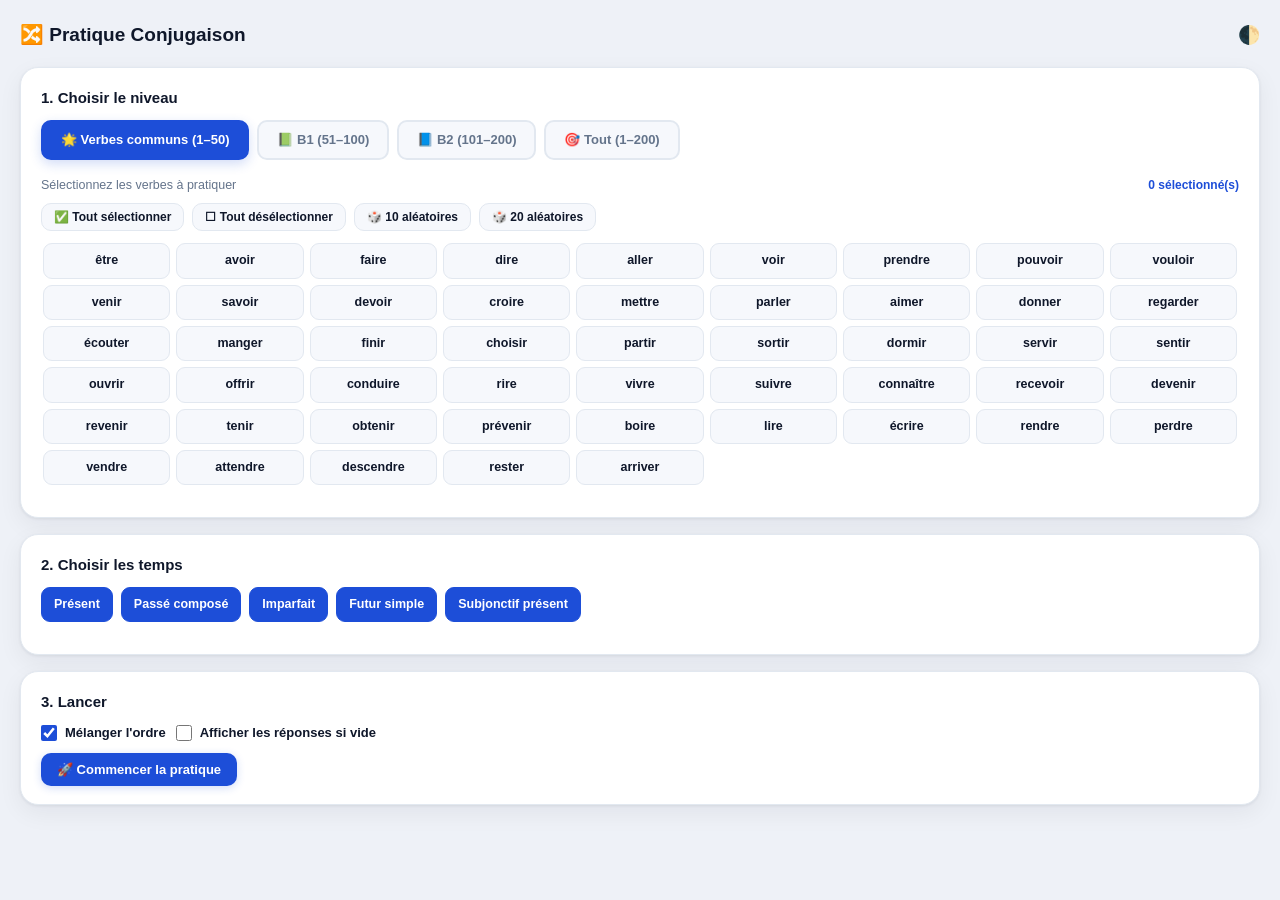
<file: conjugation.html>
<!DOCTYPE html>
<html lang="fr">
<head>
<meta charset="UTF-8">
<meta name="viewport" content="width=device-width,initial-scale=1">
<title>Pratique Conjugaison — TCF EE Studio X</title>
<style>
:root{--bg:#eef1f7;--panel:#fff;--panel2:#f6f8fc;--text:#0f172a;--sub:#64748b;--accent:#1d4ed8;--accent2:#3b82f6;--border:#e2e8f0;--danger:#dc2626;--success:#16a34a;--warn:#d97706;--shadow:0 1px 3px rgba(15,23,42,.07),0 8px 24px rgba(15,23,42,.06);--grad:linear-gradient(135deg,#1d4ed8,#7c3aed)}
body.dark{--bg:#0b0e14;--panel:#161a23;--panel2:#1f2430;--text:#f1f5f9;--sub:#94a3b8;--border:#2b3242;--shadow:0 1px 3px rgba(0,0,0,.35),0 8px 24px rgba(0,0,0,.45)}
*{box-sizing:border-box;margin:0;padding:0}
body{background:var(--bg);color:var(--text);font-family:-apple-system,BlinkMacSystemFont,"Segoe UI",sans-serif;font-size:14px;line-height:1.55;min-height:100vh;padding:20px}
.page-header{display:flex;align-items:center;justify-content:space-between;margin-bottom:18px;flex-wrap:wrap;gap:10px}
.page-title{font-size:19px;font-weight:800}
.card{background:var(--panel);border:1px solid var(--border);border-radius:18px;padding:18px 20px;margin-bottom:16px;box-shadow:var(--shadow)}
.h3{font-size:15px;font-weight:800;margin-bottom:10px}
.muted{color:var(--sub);font-size:12.5px}
.btn{display:inline-flex;align-items:center;justify-content:center;gap:6px;padding:9px 16px;border-radius:10px;border:none;cursor:pointer;font-size:13px;font-weight:700;transition:.15s;font-family:inherit}
.btn-primary{background:var(--accent);color:#fff;box-shadow:0 2px 8px rgba(29,78,216,.2)}
.btn-primary:hover{background:#1e40af}
.btn-ghost{background:var(--panel2);color:var(--text);border:1px solid var(--border)}
.btn-ghost:hover{background:var(--border)}
.btn-sm{padding:6px 12px;font-size:12px}
.btn-row{display:flex;gap:8px;flex-wrap:wrap;margin-top:10px}
/* Level selector */
.level-tabs{display:flex;gap:8px;margin-bottom:16px;flex-wrap:wrap}
.level-tab{padding:8px 18px;border-radius:10px;font-size:13px;font-weight:700;cursor:pointer;border:2px solid var(--border);background:var(--panel2);color:var(--sub);transition:all .15s}
.level-tab:hover{border-color:var(--accent2)}
.level-tab.active{background:var(--accent);color:#fff;border-color:var(--accent);box-shadow:0 4px 12px rgba(29,78,216,.2)}
/* Verb selector grid */
.verb-grid{display:grid;grid-template-columns:repeat(auto-fill,minmax(120px,1fr));gap:6px;max-height:260px;overflow-y:auto;margin-bottom:12px;padding:2px}
.verb-grid::-webkit-scrollbar{width:4px}
.verb-grid::-webkit-scrollbar-thumb{background:var(--border);border-radius:4px}
.verb-pill{padding:7px 10px;border-radius:9px;border:1px solid var(--border);background:var(--panel2);cursor:pointer;font-size:12.5px;font-weight:600;color:var(--text);transition:all .15s;text-align:center}
.verb-pill:hover{border-color:var(--accent2);background:var(--panel)}
.verb-pill.selected{background:var(--accent);border-color:var(--accent);color:#fff;box-shadow:0 2px 8px rgba(29,78,216,.15)}
.verb-pill.mastered{border-color:var(--success);background:#f0fdf4;color:var(--success)}
.verb-pill.mastered.selected{background:var(--success);color:#fff}
/* Tense tabs */
.tense-tabs{display:flex;gap:6px;margin-bottom:14px;flex-wrap:wrap}
.tense-tab{padding:6px 13px;border-radius:8px;font-size:12px;font-weight:700;cursor:pointer;border:1px solid var(--border);background:var(--panel2);color:var(--sub);transition:all .15s}
.tense-tab:hover{border-color:var(--accent2)}
.tense-tab.active{background:var(--accent);color:#fff;border-color:var(--accent)}
/* Drill card */
.drill-header{display:flex;align-items:center;justify-content:space-between;margin-bottom:16px;flex-wrap:wrap;gap:8px}
.drill-verb{font-size:28px;font-weight:800;color:var(--accent)}
.drill-tense-badge{background:var(--panel2);border:1px solid var(--border);border-radius:20px;font-size:11.5px;font-weight:700;padding:4px 12px;color:var(--sub)}
.drill-progress{font-size:12px;font-weight:700;color:var(--sub)}
.pronoun-grid{display:grid;grid-template-columns:1fr 1fr;gap:10px}
.pronoun-row{display:flex;align-items:center;gap:8px;padding:8px 10px;background:var(--panel2);border:1px solid var(--border);border-radius:10px;transition:all .2s}
.pronoun-label{font-size:12px;font-weight:800;color:var(--accent);min-width:50px;flex-shrink:0}
.conj-input{flex:1;background:transparent;border:none;border-bottom:2px solid var(--border);color:var(--text);font:inherit;font-size:13px;font-weight:600;outline:none;padding:3px 4px;transition:border-color .2s}
.conj-input:focus{border-bottom-color:var(--accent2)}
.conj-input.correct{border-bottom-color:var(--success);color:var(--success)}
.conj-input.wrong{border-bottom-color:var(--danger);color:var(--danger)}
.conj-input.revealed{border-bottom-color:var(--warn);color:var(--warn);font-style:italic}
.conj-answer{font-size:11.5px;font-weight:600;color:var(--sub);display:none;margin-top:2px}
.conj-answer.show{display:block}
.drill-actions{display:flex;gap:8px;margin-top:16px;flex-wrap:wrap}
/* Score bar */
.score-strip{display:flex;align-items:center;gap:10px;padding:10px 14px;background:var(--panel2);border-radius:12px;margin-bottom:14px;font-size:12.5px;font-weight:700}
.score-ok{color:var(--success)}
.score-err{color:var(--danger)}
.score-bar-wrap{flex:1;background:var(--border);border-radius:99px;height:7px;overflow:hidden}
.score-bar{height:100%;background:var(--success);border-radius:99px;transition:width .5s cubic-bezier(.4,0,.2,1)}
/* Result */
.result-big{text-align:center;padding:24px 16px}
.result-emoji{font-size:54px;margin-bottom:8px}
.result-score{font-size:36px;font-weight:800;color:var(--accent);margin-bottom:6px}
.result-sub{color:var(--sub);font-size:13px}
/* Session log */
.session-log{max-height:200px;overflow-y:auto;margin-top:10px}
.log-item{display:flex;align-items:center;gap:8px;padding:5px 8px;border-radius:8px;font-size:12px;margin-bottom:3px}
.log-item.ok{background:#f0fdf4;color:#15803d}
.log-item.err{background:#fff1f2;color:#dc2626}
body.dark .log-item.ok{background:#14532d;color:#86efac}
body.dark .log-item.err{background:#450a0a;color:#fca5a5}
/* Accents bar */
.accent-dock{display:flex;flex-wrap:wrap;gap:5px;margin-top:12px;padding:8px 10px;background:var(--panel2);border:1px solid var(--border);border-radius:10px}
.accent-btn{background:var(--panel);border:1px solid var(--border);border-radius:7px;color:var(--text);cursor:pointer;font:inherit;font-weight:700;min-height:30px;min-width:30px;font-size:13px;transition:all .15s}
.accent-btn:hover{background:var(--accent);border-color:var(--accent);color:#fff}
/* Setup panel */
#setup{display:block}
#drill{display:none}
#results{display:none}
.hidden{display:none!important}
.sel-header{display:flex;align-items:center;justify-content:space-between;margin-bottom:8px;flex-wrap:wrap;gap:6px}
.sel-count{font-size:12px;font-weight:700;color:var(--accent)}
.tense-check-row{display:flex;flex-wrap:wrap;gap:8px;margin-bottom:14px}
.tense-check{display:flex;align-items:center;gap:6px;padding:7px 12px;border-radius:9px;border:1px solid var(--border);background:var(--panel2);cursor:pointer;font-size:12.5px;font-weight:600;transition:all .15s;user-select:none}
.tense-check:hover{border-color:var(--accent2)}
.tense-check.on{background:var(--accent);color:#fff;border-color:var(--accent)}
.tense-check input{display:none}
/* Dark toggle */
.dark-btn{background:none;border:none;cursor:pointer;font-size:18px;color:var(--sub)}
@keyframes slideUp{from{opacity:0;transform:translateY(10px)}to{opacity:1;transform:translateY(0)}}
@keyframes shake{0%,100%{transform:translateX(0)}25%{transform:translateX(-5px)}75%{transform:translateX(5px)}}
.shake{animation:shake .3s ease}
@media(max-width:600px){.pronoun-grid{grid-template-columns:1fr}.drill-verb{font-size:22px}.page-title{font-size:16px}}
</style>
</head>
<body>

<div class="page-header">
  <div class="page-title">🔀 Pratique Conjugaison</div>
  <button class="dark-btn" onclick="toggleDark()" title="Thème sombre">🌓</button>
</div>

<!-- SETUP PANEL -->
<div id="setup">

  <!-- Level tabs -->
  <div class="card">
    <div class="h3">1. Choisir le niveau</div>
    <div class="level-tabs">
      <div class="level-tab active" id="ltab-common" onclick="setLevel('common')">🌟 Verbes communs (1–50)</div>
      <div class="level-tab" id="ltab-b1" onclick="setLevel('b1')">📗 B1 (51–100)</div>
      <div class="level-tab" id="ltab-b2" onclick="setLevel('b2')">📘 B2 (101–200)</div>
      <div class="level-tab" id="ltab-all" onclick="setLevel('all')">🎯 Tout (1–200)</div>
    </div>

    <div class="sel-header">
      <span class="muted">Sélectionnez les verbes à pratiquer</span>
      <span class="sel-count" id="selCount">0 sélectionnés</span>
    </div>
    <div class="btn-row" style="margin-bottom:10px;margin-top:0">
      <button class="btn btn-ghost btn-sm" onclick="selectAll()">✅ Tout sélectionner</button>
      <button class="btn btn-ghost btn-sm" onclick="selectNone()">☐ Tout désélectionner</button>
      <button class="btn btn-ghost btn-sm" onclick="selectRandom(10)">🎲 10 aléatoires</button>
      <button class="btn btn-ghost btn-sm" onclick="selectRandom(20)">🎲 20 aléatoires</button>
    </div>
    <div class="verb-grid" id="verbGrid"></div>
  </div>

  <!-- Tense selector -->
  <div class="card">
    <div class="h3">2. Choisir les temps</div>
    <div class="tense-check-row" id="tenseChecks">
      <label class="tense-check on" data-tense="PR"><input type="checkbox" checked> Présent</label>
      <label class="tense-check on" data-tense="PC"><input type="checkbox" checked> Passé composé</label>
      <label class="tense-check on" data-tense="IMP"><input type="checkbox" checked> Imparfait</label>
      <label class="tense-check on" data-tense="FUT"><input type="checkbox" checked> Futur simple</label>
      <label class="tense-check on" data-tense="SUB"><input type="checkbox" checked> Subjonctif présent</label>
    </div>
  </div>

  <!-- Start -->
  <div class="card">
    <div class="h3">3. Lancer</div>
    <div style="display:flex;gap:10px;flex-wrap:wrap;align-items:center">
      <label style="display:flex;align-items:center;gap:8px;font-size:13px;font-weight:600;cursor:pointer">
        <input type="checkbox" id="chkShuffle" checked style="width:16px;height:16px;accent-color:var(--accent)"> Mélanger l'ordre
      </label>
      <label style="display:flex;align-items:center;gap:8px;font-size:13px;font-weight:600;cursor:pointer">
        <input type="checkbox" id="chkShowHints" style="width:16px;height:16px;accent-color:var(--accent)"> Afficher les réponses si vide
      </label>
    </div>
    <div class="btn-row">
      <button class="btn btn-primary" onclick="startDrill()">🚀 Commencer la pratique</button>
    </div>
    <div id="setupError" style="display:none;margin-top:8px;padding:8px 12px;background:#fee2e2;color:#dc2626;border-radius:9px;font-size:12px;font-weight:700"></div>
  </div>

</div><!-- /setup -->


<!-- DRILL PANEL -->
<div id="drill">

  <div class="score-strip">
    <span class="score-ok" id="scoreOk">✅ 0</span>
    <span class="score-err" id="scoreErr">❌ 0</span>
    <div class="score-bar-wrap"><div class="score-bar" id="scoreBar" style="width:0%"></div></div>
    <span class="drill-progress" id="drillProg">0 / 0</span>
    <button class="btn btn-ghost btn-sm" onclick="endDrill()">⏹ Terminer</button>
  </div>

  <div class="card" id="drillCard" style="animation:slideUp .3s ease-out">
    <div class="drill-header">
      <div>
        <div class="drill-verb" id="drillVerb">—</div>
        <div style="font-size:12px;color:var(--sub);margin-top:3px" id="drillVerbMeaning"></div>
      </div>
      <div style="text-align:right">
        <div class="drill-tense-badge" id="drillTense">—</div>
        <div style="font-size:11px;color:var(--sub);margin-top:4px" id="drillAux"></div>
      </div>
    </div>

    <div class="pronoun-grid" id="pronounGrid"></div>

    <div class="accent-dock">
      <span style="font-size:10px;font-weight:700;color:var(--sub);align-self:center;margin-right:4px">Accents →</span>
      <button class="accent-btn" onclick="insertAccent('é')">é</button>
      <button class="accent-btn" onclick="insertAccent('è')">è</button>
      <button class="accent-btn" onclick="insertAccent('ê')">ê</button>
      <button class="accent-btn" onclick="insertAccent('ë')">ë</button>
      <button class="accent-btn" onclick="insertAccent('à')">à</button>
      <button class="accent-btn" onclick="insertAccent('â')">â</button>
      <button class="accent-btn" onclick="insertAccent('ç')">ç</button>
      <button class="accent-btn" onclick="insertAccent('ù')">ù</button>
      <button class="accent-btn" onclick="insertAccent('û')">û</button>
      <button class="accent-btn" onclick="insertAccent('î')">î</button>
      <button class="accent-btn" onclick="insertAccent('ï')">ï</button>
      <button class="accent-btn" onclick="insertAccent('ô')">ô</button>
      <button class="accent-btn" onclick="insertAccent('œ')">œ</button>
      <button class="accent-btn" onclick="insertAccent('É')">É</button>
      <button class="accent-btn" onclick="insertAccent('È')">È</button>
      <button class="accent-btn" onclick="insertAccent('À')">À</button>
    </div>

    <div class="drill-actions">
      <button class="btn btn-primary" onclick="checkAnswers()">✅ Vérifier</button>
      <button class="btn btn-ghost" onclick="revealAll()">👁 Voir les réponses</button>
      <button class="btn btn-ghost" onclick="nextCard()">⏭ Suivant →</button>
    </div>

    <div id="cardFeedback" style="margin-top:12px;display:none;padding:9px 13px;border-radius:10px;font-size:13px;font-weight:700"></div>
  </div>

  <div class="card">
    <div class="h3" style="margin-bottom:6px">📋 Journal de session</div>
    <div class="session-log" id="sessionLog"><div class="muted" style="padding:4px">Les résultats apparaîtront ici…</div></div>
  </div>
</div><!-- /drill -->


<!-- RESULTS PANEL -->
<div id="results">
  <div class="card result-big" id="resultCard">
    <div class="result-emoji" id="resultEmoji">🎉</div>
    <div class="result-score" id="resultScore">—</div>
    <div class="result-sub" id="resultSub">—</div>
    <div class="btn-row" style="justify-content:center;margin-top:16px">
      <button class="btn btn-primary" onclick="restartDrill()">🔄 Recommencer</button>
      <button class="btn btn-ghost" onclick="showSetup()">⚙ Nouvelle sélection</button>
    </div>
    <div class="session-log" id="resultLog" style="max-height:320px;margin-top:16px"></div>
  </div>
</div><!-- /results -->


<script>
// Global error catcher — shows any JS crash visibly on screen
window.onerror = function(msg, src, line, col, err){
  const div = document.createElement('div');
  div.style.cssText = 'position:fixed;top:0;left:0;right:0;background:#dc2626;color:#fff;padding:12px 16px;font-size:13px;font-weight:700;z-index:9999;white-space:pre-wrap;';
  div.textContent = '⚠ JS ERROR: ' + msg + '\nLine: ' + line + ' Col: ' + col + '\n' + (err?.stack||'');
  document.body.prepend(div);
  return false;
};

// pronouns: je/tu/il/elle/on/nous/vous/ils/elles
// ─────────────────────────────────────────────
const PRONOUNS = ['je','tu','il','elle','on','nous','vous','ils','elles'];
const TENSE_LABELS = {PR:'Présent',PC:'Passé composé',IMP:'Imparfait',FUT:'Futur simple',SUB:'Subjonctif présent'};

const VERBS = [
// ──── COMMON (1-50) ────
{id:1,inf:'être',level:'common',
 PR:['suis','es','est','est','est','sommes','êtes','sont','sont'],
 PC:['ai été','as été','a été','a été','a été','avons été','avez été','ont été','ont été'],
 IMP:['étais','étais','était','était','était','étions','étiez','étaient','étaient'],
 FUT:['serai','seras','sera','sera','sera','serons','serez','seront','seront'],
 SUB:['sois','sois','soit','soit','soit','soyons','soyez','soient','soient']},
{id:2,inf:'avoir',level:'common',
 PR:['ai','as','a','a','a','avons','avez','ont','ont'],
 PC:['ai eu','as eu','a eu','a eu','a eu','avons eu','avez eu','ont eu','ont eu'],
 IMP:['avais','avais','avait','avait','avait','avions','aviez','avaient','avaient'],
 FUT:['aurai','auras','aura','aura','aura','aurons','aurez','auront','auront'],
 SUB:['aie','aies','ait','ait','ait','ayons','ayez','aient','aient']},
{id:3,inf:'faire',level:'common',
 PR:['fais','fais','fait','fait','fait','faisons','faites','font','font'],
 PC:['ai fait','as fait','a fait','a fait','a fait','avons fait','avez fait','ont fait','ont fait'],
 IMP:['faisais','faisais','faisait','faisait','faisait','faisions','faisiez','faisaient','faisaient'],
 FUT:['ferai','feras','fera','fera','fera','ferons','ferez','feront','feront'],
 SUB:['fasse','fasses','fasse','fasse','fasse','fassions','fassiez','fassent','fassent']},
{id:4,inf:'dire',level:'common',
 PR:['dis','dis','dit','dit','dit','disons','dites','disent','disent'],
 PC:['ai dit','as dit','a dit','a dit','a dit','avons dit','avez dit','ont dit','ont dit'],
 IMP:['disais','disais','disait','disait','disait','disions','disiez','disaient','disaient'],
 FUT:['dirai','diras','dira','dira','dira','dirons','direz','diront','diront'],
 SUB:['dise','dises','dise','dise','dise','disions','disiez','disent','disent']},
{id:5,inf:'aller',level:'common',
 PR:['vais','vas','va','va','va','allons','allez','vont','vont'],
 PC:["suis allé(e)","es allé(e)","est allé","est allée","est allé","sommes allé(e)s","êtes allé(e)(s)","sont allés","sont allées"],
 IMP:['allais','allais','allait','allait','allait','allions','alliez','allaient','allaient'],
 FUT:['irai','iras','ira','ira','ira','irons','irez','iront','iront'],
 SUB:['aille','ailles','aille','aille','aille','allions','alliez','aillent','aillent']},
{id:6,inf:'voir',level:'common',
 PR:['vois','vois','voit','voit','voit','voyons','voyez','voient','voient'],
 PC:['ai vu','as vu','a vu','a vu','a vu','avons vu','avez vu','ont vu','ont vu'],
 IMP:['voyais','voyais','voyait','voyait','voyait','voyions','voyiez','voyaient','voyaient'],
 FUT:['verrai','verras','verra','verra','verra','verrons','verrez','verront','verront'],
 SUB:['voie','voies','voie','voie','voie','voyions','voyiez','voient','voient']},
{id:7,inf:'prendre',level:'common',
 PR:['prends','prends','prend','prend','prend','prenons','prenez','prennent','prennent'],
 PC:['ai pris','as pris','a pris','a pris','a pris','avons pris','avez pris','ont pris','ont pris'],
 IMP:['prenais','prenais','prenait','prenait','prenait','prenions','preniez','prenaient','prenaient'],
 FUT:['prendrai','prendras','prendra','prendra','prendra','prendrons','prendrez','prendront','prendront'],
 SUB:['prenne','prennes','prenne','prenne','prenne','prenions','preniez','prennent','prennent']},
{id:8,inf:'pouvoir',level:'common',
 PR:['peux','peux','peut','peut','peut','pouvons','pouvez','peuvent','peuvent'],
 PC:['ai pu','as pu','a pu','a pu','a pu','avons pu','avez pu','ont pu','ont pu'],
 IMP:['pouvais','pouvais','pouvait','pouvait','pouvait','pouvions','pouviez','pouvaient','pouvaient'],
 FUT:['pourrai','pourras','pourra','pourra','pourra','pourrons','pourrez','pourront','pourront'],
 SUB:['puisse','puisses','puisse','puisse','puisse','puissions','puissiez','puissent','puissent']},
{id:9,inf:'vouloir',level:'common',
 PR:['veux','veux','veut','veut','veut','voulons','voulez','veulent','veulent'],
 PC:['ai voulu','as voulu','a voulu','a voulu','a voulu','avons voulu','avez voulu','ont voulu','ont voulu'],
 IMP:['voulais','voulais','voulait','voulait','voulait','voulions','vouliez','voulaient','voulaient'],
 FUT:['voudrai','voudras','voudra','voudra','voudra','voudrons','voudrez','voudront','voudront'],
 SUB:['veuille','veuilles','veuille','veuille','veuille','voulions','vouliez','veuillent','veuillent']},
{id:10,inf:'venir',level:'common',
 PR:['viens','viens','vient','vient','vient','venons','venez','viennent','viennent'],
 PC:["suis venu(e)","es venu(e)","est venu","est venue","est venu","sommes venu(e)s","êtes venu(e)(s)","sont venus","sont venues"],
 IMP:['venais','venais','venait','venait','venait','venions','veniez','venaient','venaient'],
 FUT:['viendrai','viendras','viendra','viendra','viendra','viendrons','viendrez','viendront','viendront'],
 SUB:['vienne','viennes','vienne','vienne','vienne','venions','veniez','viennent','viennent']},
{id:11,inf:'savoir',level:'common',
 PR:['sais','sais','sait','sait','sait','savons','savez','savent','savent'],
 PC:['ai su','as su','a su','a su','a su','avons su','avez su','ont su','ont su'],
 IMP:['savais','savais','savait','savait','savait','savions','saviez','savaient','savaient'],
 FUT:['saurai','sauras','saura','saura','saura','saurons','saurez','sauront','sauront'],
 SUB:['sache','saches','sache','sache','sache','sachions','sachiez','sachent','sachent']},
{id:12,inf:'devoir',level:'common',
 PR:['dois','dois','doit','doit','doit','devons','devez','doivent','doivent'],
 PC:['ai dû','as dû','a dû','a dû','a dû','avons dû','avez dû','ont dû','ont dû'],
 IMP:['devais','devais','devait','devait','devait','devions','deviez','devaient','devaient'],
 FUT:['devrai','devras','devra','devra','devra','devrons','devrez','devront','devront'],
 SUB:['doive','doives','doive','doive','doive','devions','deviez','doivent','doivent']},
{id:13,inf:'croire',level:'common',
 PR:['crois','crois','croit','croit','croit','croyons','croyez','croient','croient'],
 PC:['ai cru','as cru','a cru','a cru','a cru','avons cru','avez cru','ont cru','ont cru'],
 IMP:['croyais','croyais','croyait','croyait','croyait','croyions','croyiez','croyaient','croyaient'],
 FUT:['croirai','croiras','croira','croira','croira','croirons','croirez','croiront','croiront'],
 SUB:['croie','croies','croie','croie','croie','croyions','croyiez','croient','croient']},
{id:14,inf:'mettre',level:'common',
 PR:['mets','mets','met','met','met','mettons','mettez','mettent','mettent'],
 PC:['ai mis','as mis','a mis','a mis','a mis','avons mis','avez mis','ont mis','ont mis'],
 IMP:['mettais','mettais','mettait','mettait','mettait','mettions','mettiez','mettaient','mettaient'],
 FUT:['mettrai','mettras','mettra','mettra','mettra','mettrons','mettrez','mettront','mettront'],
 SUB:['mette','mettes','mette','mette','mette','mettions','mettiez','mettent','mettent']},
{id:15,inf:'parler',level:'common',
 PR:['parle','parles','parle','parle','parle','parlons','parlez','parlent','parlent'],
 PC:['ai parlé','as parlé','a parlé','a parlé','a parlé','avons parlé','avez parlé','ont parlé','ont parlé'],
 IMP:['parlais','parlais','parlait','parlait','parlait','parlions','parliez','parlaient','parlaient'],
 FUT:['parlerai','parleras','parlera','parlera','parlera','parlerons','parlerez','parleront','parleront'],
 SUB:['parle','parles','parle','parle','parle','parlions','parliez','parlent','parlent']},
{id:16,inf:'aimer',level:'common',
 PR:['aime','aimes','aime','aime','aime','aimons','aimez','aiment','aiment'],
 PC:['ai aimé','as aimé','a aimé','a aimé','a aimé','avons aimé','avez aimé','ont aimé','ont aimé'],
 IMP:['aimais','aimais','aimait','aimait','aimait','aimions','aimiez','aimaient','aimaient'],
 FUT:['aimerai','aimeras','aimera','aimera','aimera','aimerons','aimerez','aimeront','aimeront'],
 SUB:['aime','aimes','aime','aime','aime','aimions','aimiez','aiment','aiment']},
{id:17,inf:'donner',level:'common',
 PR:['donne','donnes','donne','donne','donne','donnons','donnez','donnent','donnent'],
 PC:['ai donné','as donné','a donné','a donné','a donné','avons donné','avez donné','ont donné','ont donné'],
 IMP:['donnais','donnais','donnait','donnait','donnait','donnions','donniez','donnaient','donnaient'],
 FUT:['donnerai','donneras','donnera','donnera','donnera','donnerons','donnerez','donneront','donneront'],
 SUB:['donne','donnes','donne','donne','donne','donnions','donniez','donnent','donnent']},
{id:18,inf:'regarder',level:'common',
 PR:['regarde','regardes','regarde','regarde','regarde','regardons','regardez','regardent','regardent'],
 PC:['ai regardé','as regardé','a regardé','a regardé','a regardé','avons regardé','avez regardé','ont regardé','ont regardé'],
 IMP:['regardais','regardais','regardait','regardait','regardait','regardions','regardiez','regardaient','regardaient'],
 FUT:['regarderai','regarderas','regardera','regardera','regardera','regarderons','regarderez','regarderont','regarderont'],
 SUB:['regarde','regardes','regarde','regarde','regarde','regardions','regardiez','regardent','regardent']},
{id:19,inf:'écouter',level:'common',
 PR:['écoute','écoutes','écoute','écoute','écoute','écoutons','écoutez','écoutent','écoutent'],
 PC:['ai écouté','as écouté','a écouté','a écouté','a écouté','avons écouté','avez écouté','ont écouté','ont écouté'],
 IMP:['écoutais','écoutais','écoutait','écoutait','écoutait','écoutions','écoutiez','écoutaient','écoutaient'],
 FUT:['écouterai','écouteras','écoutera','écoutera','écoutera','écouterons','écouterez','écouteront','écouteront'],
 SUB:['écoute','écoutes','écoute','écoute','écoute','écoutions','écoutiez','écoutent','écoutent']},
{id:20,inf:'manger',level:'common',
 PR:['mange','manges','mange','mange','mange','mangeons','mangez','mangent','mangent'],
 PC:['ai mangé','as mangé','a mangé','a mangé','a mangé','avons mangé','avez mangé','ont mangé','ont mangé'],
 IMP:['mangeais','mangeais','mangeait','mangeait','mangeait','mangions','mangiez','mangeaient','mangeaient'],
 FUT:['mangerai','mangeras','mangera','mangera','mangera','mangerons','mangerez','mangeront','mangeront'],
 SUB:['mange','manges','mange','mange','mange','mangions','mangiez','mangent','mangent']},
{id:21,inf:'finir',level:'common',
 PR:['finis','finis','finit','finit','finit','finissons','finissez','finissent','finissent'],
 PC:['ai fini','as fini','a fini','a fini','a fini','avons fini','avez fini','ont fini','ont fini'],
 IMP:['finissais','finissais','finissait','finissait','finissait','finissions','finissiez','finissaient','finissaient'],
 FUT:['finirai','finiras','finira','finira','finira','finirons','finirez','finiront','finiront'],
 SUB:['finisse','finisses','finisse','finisse','finisse','finissions','finissiez','finissent','finissent']},
{id:22,inf:'choisir',level:'common',
 PR:['choisis','choisis','choisit','choisit','choisit','choisissons','choisissez','choisissent','choisissent'],
 PC:['ai choisi','as choisi','a choisi','a choisi','a choisi','avons choisi','avez choisi','ont choisi','ont choisi'],
 IMP:['choisissais','choisissais','choisissait','choisissait','choisissait','choisissions','choisissiez','choisissaient','choisissaient'],
 FUT:['choisirai','choisiras','choisira','choisira','choisira','choisirons','choisirez','choisiront','choisiront'],
 SUB:['choisisse','choisisses','choisisse','choisisse','choisisse','choisissions','choisissiez','choisissent','choisissent']},
{id:23,inf:'partir',level:'common',
 PR:['pars','pars','part','part','part','partons','partez','partent','partent'],
 PC:["suis parti(e)","es parti(e)","est parti","est partie","est parti","sommes parti(e)s","êtes parti(e)(s)","sont partis","sont parties"],
 IMP:['partais','partais','partait','partait','partait','partions','partiez','partaient','partaient'],
 FUT:['partirai','partiras','partira','partira','partira','partirons','partirez','partiront','partiront'],
 SUB:['parte','partes','parte','parte','parte','partions','partiez','partent','partent']},
{id:24,inf:'sortir',level:'common',
 PR:['sors','sors','sort','sort','sort','sortons','sortez','sortent','sortent'],
 PC:["suis sorti(e)","es sorti(e)","est sorti","est sortie","est sorti","sommes sorti(e)s","êtes sorti(e)(s)","sont sortis","sont sorties"],
 IMP:['sortais','sortais','sortait','sortait','sortait','sortions','sortiez','sortaient','sortaient'],
 FUT:['sortirai','sortiras','sortira','sortira','sortira','sortirons','sortirez','sortiront','sortiront'],
 SUB:['sorte','sortes','sorte','sorte','sorte','sortions','sortiez','sortent','sortent']},
{id:25,inf:'dormir',level:'common',
 PR:['dors','dors','dort','dort','dort','dormons','dormez','dorment','dorment'],
 PC:['ai dormi','as dormi','a dormi','a dormi','a dormi','avons dormi','avez dormi','ont dormi','ont dormi'],
 IMP:['dormais','dormais','dormait','dormait','dormait','dormions','dormiez','dormaient','dormaient'],
 FUT:['dormirai','dormiras','dormira','dormira','dormira','dormirons','dormirez','dormiront','dormiront'],
 SUB:['dorme','dormes','dorme','dorme','dorme','dormions','dormiez','dorment','dorment']},
{id:26,inf:'servir',level:'common',
 PR:['sers','sers','sert','sert','sert','servons','servez','servent','servent'],
 PC:['ai servi','as servi','a servi','a servi','a servi','avons servi','avez servi','ont servi','ont servi'],
 IMP:['servais','servais','servait','servait','servait','servions','serviez','servaient','servaient'],
 FUT:['servirai','serviras','servira','servira','servira','servirons','servirez','serviront','serviront'],
 SUB:['serve','serves','serve','serve','serve','servions','serviez','servent','servent']},
{id:27,inf:'sentir',level:'common',
 PR:['sens','sens','sent','sent','sent','sentons','sentez','sentent','sentent'],
 PC:['ai senti','as senti','a senti','a senti','a senti','avons senti','avez senti','ont senti','ont senti'],
 IMP:['sentais','sentais','sentait','sentait','sentait','sentions','sentiez','sentaient','sentaient'],
 FUT:['sentirai','sentiras','sentira','sentira','sentira','sentirons','sentirez','sentiront','sentiront'],
 SUB:['sente','sentes','sente','sente','sente','sentions','sentiez','sentent','sentent']},
{id:28,inf:'ouvrir',level:'common',
 PR:['ouvre','ouvres','ouvre','ouvre','ouvre','ouvrons','ouvrez','ouvrent','ouvrent'],
 PC:['ai ouvert','as ouvert','a ouvert','a ouvert','a ouvert','avons ouvert','avez ouvert','ont ouvert','ont ouvert'],
 IMP:['ouvrais','ouvrais','ouvrait','ouvrait','ouvrait','ouvrions','ouvriez','ouvraient','ouvraient'],
 FUT:['ouvrirai','ouvriras','ouvrira','ouvrira','ouvrira','ouvrirons','ouvrirez','ouvriront','ouvriront'],
 SUB:['ouvre','ouvres','ouvre','ouvre','ouvre','ouvrions','ouvriez','ouvrent','ouvrent']},
{id:29,inf:'offrir',level:'common',
 PR:['offre','offres','offre','offre','offre','offrons','offrez','offrent','offrent'],
 PC:['ai offert','as offert','a offert','a offert','a offert','avons offert','avez offert','ont offert','ont offert'],
 IMP:['offrais','offrais','offrait','offrait','offrait','offrions','offriez','offraient','offraient'],
 FUT:['offrirai','offriras','offrira','offrira','offrira','offrirons','offrirez','offriront','offriront'],
 SUB:['offre','offres','offre','offre','offre','offrions','offriez','offrent','offrent']},
{id:30,inf:'conduire',level:'common',
 PR:['conduis','conduis','conduit','conduit','conduit','conduisons','conduisez','conduisent','conduisent'],
 PC:['ai conduit','as conduit','a conduit','a conduit','a conduit','avons conduit','avez conduit','ont conduit','ont conduit'],
 IMP:['conduisais','conduisais','conduisait','conduisait','conduisait','conduisions','conduisiez','conduisaient','conduisaient'],
 FUT:['conduirai','conduiras','conduira','conduira','conduira','conduirons','conduirez','conduiront','conduiront'],
 SUB:['conduise','conduises','conduise','conduise','conduise','conduisions','conduisiez','conduisent','conduisent']},
{id:31,inf:'rire',level:'common',
 PR:['ris','ris','rit','rit','rit','rions','riez','rient','rient'],
 PC:['ai ri','as ri','a ri','a ri','a ri','avons ri','avez ri','ont ri','ont ri'],
 IMP:['riais','riais','riait','riait','riait','riions','riiez','riaient','riaient'],
 FUT:['rirai','riras','rira','rira','rira','rirons','rirez','riront','riront'],
 SUB:['rie','ries','rie','rie','rie','riions','riiez','rient','rient']},
{id:32,inf:'vivre',level:'common',
 PR:['vis','vis','vit','vit','vit','vivons','vivez','vivent','vivent'],
 PC:['ai vécu','as vécu','a vécu','a vécu','a vécu','avons vécu','avez vécu','ont vécu','ont vécu'],
 IMP:['vivais','vivais','vivait','vivait','vivait','vivions','viviez','vivaient','vivaient'],
 FUT:['vivrai','vivras','vivra','vivra','vivra','vivrons','vivrez','vivront','vivront'],
 SUB:['vive','vives','vive','vive','vive','vivions','viviez','vivent','vivent']},
{id:33,inf:'suivre',level:'common',
 PR:['suis','suis','suit','suit','suit','suivons','suivez','suivent','suivent'],
 PC:['ai suivi','as suivi','a suivi','a suivi','a suivi','avons suivi','avez suivi','ont suivi','ont suivi'],
 IMP:['suivais','suivais','suivait','suivait','suivait','suivions','suiviez','suivaient','suivaient'],
 FUT:['suivrai','suivras','suivra','suivra','suivra','suivrons','suivrez','suivront','suivront'],
 SUB:['suive','suives','suive','suive','suive','suivions','suiviez','suivent','suivent']},
{id:34,inf:'connaître',level:'common',
 PR:['connais','connais','connaît','connaît','connaît','connaissons','connaissez','connaissent','connaissent'],
 PC:['ai connu','as connu','a connu','a connu','a connu','avons connu','avez connu','ont connu','ont connu'],
 IMP:['connaissais','connaissais','connaissait','connaissait','connaissait','connaissions','connaissiez','connaissaient','connaissaient'],
 FUT:['connaîtrai','connaîtras','connaîtra','connaîtra','connaîtra','connaîtrons','connaîtrez','connaîtront','connaîtront'],
 SUB:['connaisse','connaisses','connaisse','connaisse','connaisse','connaissions','connaissiez','connaissent','connaissent']},
{id:35,inf:'recevoir',level:'common',
 PR:['reçois','reçois','reçoit','reçoit','reçoit','recevons','recevez','reçoivent','reçoivent'],
 PC:['ai reçu','as reçu','a reçu','a reçu','a reçu','avons reçu','avez reçu','ont reçu','ont reçu'],
 IMP:['recevais','recevais','recevait','recevait','recevait','recevions','receviez','recevaient','recevaient'],
 FUT:['recevrai','recevras','recevra','recevra','recevra','recevrons','recevrez','recevront','recevront'],
 SUB:['reçoive','reçoives','reçoive','reçoive','reçoive','recevions','receviez','reçoivent','reçoivent']},
{id:36,inf:'devenir',level:'common',
 PR:['deviens','deviens','devient','devient','devient','devenons','devenez','deviennent','deviennent'],
 PC:["suis devenu(e)","es devenu(e)","est devenu","est devenue","est devenu","sommes devenu(e)s","êtes devenu(e)(s)","sont devenus","sont devenues"],
 IMP:['devenais','devenais','devenait','devenait','devenait','devenions','deveniez','devenaient','devenaient'],
 FUT:['deviendrai','deviendras','deviendra','deviendra','deviendra','deviendrons','deviendrez','deviendront','deviendront'],
 SUB:['devienne','deviennes','devienne','devienne','devienne','devenions','deveniez','deviennent','deviennent']},
{id:37,inf:'revenir',level:'common',
 PR:['reviens','reviens','revient','revient','revient','revenons','revenez','reviennent','reviennent'],
 PC:["suis revenu(e)","es revenu(e)","est revenu","est revenue","est revenu","sommes revenu(e)s","êtes revenu(e)(s)","sont revenus","sont revenues"],
 IMP:['revenais','revenais','revenait','revenait','revenait','revenions','reveniez','revenaient','revenaient'],
 FUT:['reviendrai','reviendras','reviendra','reviendra','reviendra','reviendrons','reviendrez','reviendront','reviendront'],
 SUB:['revienne','reviennes','revienne','revienne','revienne','revenions','reveniez','reviennent','reviennent']},
{id:38,inf:'tenir',level:'common',
 PR:['tiens','tiens','tient','tient','tient','tenons','tenez','tiennent','tiennent'],
 PC:['ai tenu','as tenu','a tenu','a tenu','a tenu','avons tenu','avez tenu','ont tenu','ont tenu'],
 IMP:['tenais','tenais','tenait','tenait','tenait','tenions','teniez','tenaient','tenaient'],
 FUT:['tiendrai','tiendras','tiendra','tiendra','tiendra','tiendrons','tiendrez','tiendront','tiendront'],
 SUB:['tienne','tiennes','tienne','tienne','tienne','tenions','teniez','tiennent','tiennent']},
{id:39,inf:'obtenir',level:'common',
 PR:['obtiens','obtiens','obtient','obtient','obtient','obtenons','obtenez','obtiennent','obtiennent'],
 PC:['ai obtenu','as obtenu','a obtenu','a obtenu','a obtenu','avons obtenu','avez obtenu','ont obtenu','ont obtenu'],
 IMP:['obtenais','obtenais','obtenait','obtenait','obtenait','obtenions','obteniez','obtenaient','obtenaient'],
 FUT:['obtiendrai','obtiendras','obtiendra','obtiendra','obtiendra','obtiendrons','obtiendrez','obtiendront','obtiendront'],
 SUB:['obtienne','obtiennes','obtienne','obtienne','obtienne','obtenions','obteniez','obtiennent','obtiennent']},
{id:40,inf:'prévenir',level:'common',
 PR:['préviens','préviens','prévient','prévient','prévient','prévenons','prévenez','préviennent','préviennent'],
 PC:['ai prévenu','as prévenu','a prévenu','a prévenu','a prévenu','avons prévenu','avez prévenu','ont prévenu','ont prévenu'],
 IMP:['prévenais','prévenais','prévenait','prévenait','prévenait','prévenions','préveniez','prévenaient','prévenaient'],
 FUT:['préviendrai','préviendras','préviendra','préviendra','préviendra','préviendrons','préviendrez','préviendront','préviendront'],
 SUB:['prévienne','préviennes','prévienne','prévienne','prévienne','prévenions','préveniez','préviennent','préviennent']},
{id:41,inf:'boire',level:'common',
 PR:['bois','bois','boit','boit','boit','buvons','buvez','boivent','boivent'],
 PC:['ai bu','as bu','a bu','a bu','a bu','avons bu','avez bu','ont bu','ont bu'],
 IMP:['buvais','buvais','buvait','buvait','buvait','buvions','buviez','buvaient','buvaient'],
 FUT:['boirai','boiras','boira','boira','boira','boirons','boirez','boiront','boiront'],
 SUB:['boive','boives','boive','boive','boive','buvions','buviez','boivent','boivent']},
{id:42,inf:'lire',level:'common',
 PR:['lis','lis','lit','lit','lit','lisons','lisez','lisent','lisent'],
 PC:['ai lu','as lu','a lu','a lu','a lu','avons lu','avez lu','ont lu','ont lu'],
 IMP:['lisais','lisais','lisait','lisait','lisait','lisions','lisiez','lisaient','lisaient'],
 FUT:['lirai','liras','lira','lira','lira','lirons','lirez','liront','liront'],
 SUB:['lise','lises','lise','lise','lise','lisions','lisiez','lisent','lisent']},
{id:43,inf:'écrire',level:'common',
 PR:['écris','écris','écrit','écrit','écrit','écrivons','écrivez','écrivent','écrivent'],
 PC:['ai écrit','as écrit','a écrit','a écrit','a écrit','avons écrit','avez écrit','ont écrit','ont écrit'],
 IMP:['écrivais','écrivais','écrivait','écrivait','écrivait','écrivions','écriviez','écrivaient','écrivaient'],
 FUT:['écrirai','écriras','écrira','écrira','écrira','écrirons','écrirez','écriront','écriront'],
 SUB:['écrive','écrives','écrive','écrive','écrive','écrivions','écriviez','écrivent','écrivent']},
{id:44,inf:'rendre',level:'common',
 PR:['rends','rends','rend','rend','rend','rendons','rendez','rendent','rendent'],
 PC:['ai rendu','as rendu','a rendu','a rendu','a rendu','avons rendu','avez rendu','ont rendu','ont rendu'],
 IMP:['rendais','rendais','rendait','rendait','rendait','rendions','rendiez','rendaient','rendaient'],
 FUT:['rendrai','rendras','rendra','rendra','rendra','rendrons','rendrez','rendront','rendront'],
 SUB:['rende','rendes','rende','rende','rende','rendions','rendiez','rendent','rendent']},
{id:45,inf:'perdre',level:'common',
 PR:['perds','perds','perd','perd','perd','perdons','perdez','perdent','perdent'],
 PC:['ai perdu','as perdu','a perdu','a perdu','a perdu','avons perdu','avez perdu','ont perdu','ont perdu'],
 IMP:['perdais','perdais','perdait','perdait','perdait','perdions','perdiez','perdaient','perdaient'],
 FUT:['perdrai','perdras','perdra','perdra','perdra','perdrons','perdrez','perdront','perdront'],
 SUB:['perde','perdes','perde','perde','perde','perdions','perdiez','perdent','perdent']},
{id:46,inf:'vendre',level:'common',
 PR:['vends','vends','vend','vend','vend','vendons','vendez','vendent','vendent'],
 PC:['ai vendu','as vendu','a vendu','a vendu','a vendu','avons vendu','avez vendu','ont vendu','ont vendu'],
 IMP:['vendais','vendais','vendait','vendait','vendait','vendions','vendiez','vendaient','vendaient'],
 FUT:['vendrai','vendras','vendra','vendra','vendra','vendrons','vendrez','vendront','vendront'],
 SUB:['vende','vendes','vende','vende','vende','vendions','vendiez','vendent','vendent']},
{id:47,inf:'attendre',level:'common',
 PR:['attends','attends','attend','attend','attend','attendons','attendez','attendent','attendent'],
 PC:['ai attendu','as attendu','a attendu','a attendu','a attendu','avons attendu','avez attendu','ont attendu','ont attendu'],
 IMP:['attendais','attendais','attendait','attendait','attendait','attendions','attendiez','attendaient','attendaient'],
 FUT:['attendrai','attendras','attendra','attendra','attendra','attendrons','attendrez','attendront','attendront'],
 SUB:['attende','attendes','attende','attende','attende','attendions','attendiez','attendent','attendent']},
{id:48,inf:'descendre',level:'common',
 PR:['descends','descends','descend','descend','descend','descendons','descendez','descendent','descendent'],
 PC:["suis descendu(e)","es descendu(e)","est descendu","est descendue","est descendu","sommes descendu(e)s","êtes descendu(e)(s)","sont descendus","sont descendues"],
 IMP:['descendais','descendais','descendait','descendait','descendait','descendions','descendiez','descendaient','descendaient'],
 FUT:['descendrai','descendras','descendra','descendra','descendra','descendrons','descendrez','descendront','descendront'],
 SUB:['descende','descendes','descende','descende','descende','descendions','descendiez','descendent','descendent']},
{id:49,inf:'rester',level:'common',
 PR:['reste','restes','reste','reste','reste','restons','restez','restent','restent'],
 PC:["suis resté(e)","es resté(e)","est resté","est restée","est resté","sommes resté(e)s","êtes resté(e)(s)","sont restés","sont restées"],
 IMP:['restais','restais','restait','restait','restait','restions','restiez','restaient','restaient'],
 FUT:['resterai','resteras','restera','restera','restera','resterons','resterez','resteront','resteront'],
 SUB:['reste','restes','reste','reste','reste','restions','restiez','restent','restent']},
{id:50,inf:'arriver',level:'common',
 PR:['arrive','arrives','arrive','arrive','arrive','arrivons','arrivez','arrivent','arrivent'],
 PC:["suis arrivé(e)","es arrivé(e)","est arrivé","est arrivée","est arrivé","sommes arrivé(e)s","êtes arrivé(e)(s)","sont arrivés","sont arrivées"],
 IMP:['arrivais','arrivais','arrivait','arrivait','arrivait','arrivions','arriviez','arrivaient','arrivaient'],
 FUT:['arriverai','arriveras','arrivera','arrivera','arrivera','arriverons','arriverez','arriveront','arriveront'],
 SUB:['arrive','arrives','arrive','arrive','arrive','arrivions','arriviez','arrivent','arrivent']},

// ──── B1 (51-100) ────
{id:51,inf:'acheter',level:'b1',
 PR:['achète','achètes','achète','achète','achète','achetons','achetez','achètent','achètent'],
 PC:['ai acheté','as acheté','a acheté','a acheté','a acheté','avons acheté','avez acheté','ont acheté','ont acheté'],
 IMP:['achetais','achetais','achetait','achetait','achetait','achetions','achetiez','achetaient','achetaient'],
 FUT:['achèterai','achèteras','achètera','achètera','achètera','achèterons','achèterez','achèteront','achèteront'],
 SUB:['achète','achètes','achète','achète','achète','achetions','achetiez','achètent','achètent']},
{id:52,inf:'lever',level:'b1',
 PR:['lève','lèves','lève','lève','lève','levons','levez','lèvent','lèvent'],
 PC:['ai levé','as levé','a levé','a levé','a levé','avons levé','avez levé','ont levé','ont levé'],
 IMP:['levais','levais','levait','levait','levait','levions','leviez','levaient','levaient'],
 FUT:['lèverai','lèveras','lèvera','lèvera','lèvera','lèverons','lèverez','lèveront','lèveront'],
 SUB:['lève','lèves','lève','lève','lève','levions','leviez','lèvent','lèvent']},
{id:53,inf:'appeler',level:'b1',
 PR:['appelle','appelles','appelle','appelle','appelle','appelons','appelez','appellent','appellent'],
 PC:['ai appelé','as appelé','a appelé','a appelé','a appelé','avons appelé','avez appelé','ont appelé','ont appelé'],
 IMP:['appelais','appelais','appelait','appelait','appelait','appelions','appeliez','appelaient','appelaient'],
 FUT:['appellerai','appelleras','appellera','appellera','appellera','appellerons','appellerez','appelleront','appelleront'],
 SUB:['appelle','appelles','appelle','appelle','appelle','appelions','appeliez','appellent','appellent']},
{id:54,inf:'jeter',level:'b1',
 PR:['jette','jettes','jette','jette','jette','jetons','jetez','jettent','jettent'],
 PC:['ai jeté','as jeté','a jeté','a jeté','a jeté','avons jeté','avez jeté','ont jeté','ont jeté'],
 IMP:['jetais','jetais','jetait','jetait','jetait','jetions','jetiez','jetaient','jetaient'],
 FUT:['jetterai','jetteras','jettera','jettera','jettera','jetterons','jetterez','jetteront','jetteront'],
 SUB:['jette','jettes','jette','jette','jette','jetions','jetiez','jettent','jettent']},
{id:55,inf:'essayer',level:'b1',
 PR:['essaie','essaies','essaie','essaie','essaie','essayons','essayez','essaient','essaient'],
 PC:['ai essayé','as essayé','a essayé','a essayé','a essayé','avons essayé','avez essayé','ont essayé','ont essayé'],
 IMP:['essayais','essayais','essayait','essayait','essayait','essayions','essayiez','essayaient','essayaient'],
 FUT:['essaierai','essaieras','essaiera','essaiera','essaiera','essaierons','essaierez','essaieront','essaieront'],
 SUB:['essaie','essaies','essaie','essaie','essaie','essayions','essayiez','essaient','essaient']},
{id:56,inf:'payer',level:'b1',
 PR:['paie','paies','paie','paie','paie','payons','payez','paient','paient'],
 PC:['ai payé','as payé','a payé','a payé','a payé','avons payé','avez payé','ont payé','ont payé'],
 IMP:['payais','payais','payait','payait','payait','payions','payiez','payaient','payaient'],
 FUT:['paierai','paieras','paiera','paiera','paiera','paierons','paierez','paieront','paieront'],
 SUB:['paie','paies','paie','paie','paie','payions','payiez','paient','paient']},
{id:57,inf:'envoyer',level:'b1',
 PR:['envoie','envoies','envoie','envoie','envoie','envoyons','envoyez','envoient','envoient'],
 PC:['ai envoyé','as envoyé','a envoyé','a envoyé','a envoyé','avons envoyé','avez envoyé','ont envoyé','ont envoyé'],
 IMP:['envoyais','envoyais','envoyait','envoyait','envoyait','envoyions','envoyiez','envoyaient','envoyaient'],
 FUT:['enverrai','enverras','enverra','enverra','enverra','enverrons','enverrez','enverront','enverront'],
 SUB:['envoie','envoies','envoie','envoie','envoie','envoyions','envoyiez','envoient','envoient']},
{id:58,inf:'nettoyer',level:'b1',
 PR:['nettoie','nettoies','nettoie','nettoie','nettoie','nettoyons','nettoyez','nettoient','nettoient'],
 PC:['ai nettoyé','as nettoyé','a nettoyé','a nettoyé','a nettoyé','avons nettoyé','avez nettoyé','ont nettoyé','ont nettoyé'],
 IMP:['nettoyais','nettoyais','nettoyait','nettoyait','nettoyait','nettoyions','nettoyiez','nettoyaient','nettoyaient'],
 FUT:['nettoierai','nettoieras','nettoiera','nettoiera','nettoiera','nettoierons','nettoierez','nettoieront','nettoieront'],
 SUB:['nettoie','nettoies','nettoie','nettoie','nettoie','nettoyions','nettoyiez','nettoient','nettoient']},
{id:59,inf:'répéter',level:'b1',
 PR:['répète','répètes','répète','répète','répète','répétons','répétez','répètent','répètent'],
 PC:['ai répété','as répété','a répété','a répété','a répété','avons répété','avez répété','ont répété','ont répété'],
 IMP:['répétais','répétais','répétait','répétait','répétait','répétions','répétiez','répétaient','répétaient'],
 FUT:['répéterai','répéteras','répétera','répétera','répétera','répéterons','répéterez','répéteront','répéteront'],
 SUB:['répète','répètes','répète','répète','répète','répétions','répétiez','répètent','répètent']},
{id:60,inf:'espérer',level:'b1',
 PR:['espère','espères','espère','espère','espère','espérons','espérez','espèrent','espèrent'],
 PC:['ai espéré','as espéré','a espéré','a espéré','a espéré','avons espéré','avez espéré','ont espéré','ont espéré'],
 IMP:['espérais','espérais','espérait','espérait','espérait','espérions','espériez','espéraient','espéraient'],
 FUT:['espérerai','espéreras','espérera','espérera','espérera','espérerons','espérerez','espéreront','espéreront'],
 SUB:['espère','espères','espère','espère','espère','espérions','espériez','espèrent','espèrent']},
{id:61,inf:'préférer',level:'b1',
 PR:['préfère','préfères','préfère','préfère','préfère','préférons','préférez','préfèrent','préfèrent'],
 PC:['ai préféré','as préféré','a préféré','a préféré','a préféré','avons préféré','avez préféré','ont préféré','ont préféré'],
 IMP:['préférais','préférais','préférait','préférait','préférait','préférions','préfériez','préféraient','préféraient'],
 FUT:['préférerai','préféreras','préférera','préférera','préférera','préférerons','préférerez','préféreront','préféreront'],
 SUB:['préfère','préfères','préfère','préfère','préfère','préférions','préfériez','préfèrent','préfèrent']},
{id:62,inf:'considérer',level:'b1',
 PR:['considère','considères','considère','considère','considère','considérons','considérez','considèrent','considèrent'],
 PC:['ai considéré','as considéré','a considéré','a considéré','a considéré','avons considéré','avez considéré','ont considéré','ont considéré'],
 IMP:['considérais','considérais','considérait','considérait','considérait','considérions','considériez','considéraient','considéraient'],
 FUT:['considérerai','considéreras','considérera','considérera','considérera','considérerons','considérerez','considéreront','considéreront'],
 SUB:['considère','considères','considère','considère','considère','considérions','considériez','considèrent','considèrent']},
{id:63,inf:'commencer',level:'b1',
 PR:['commence','commences','commence','commence','commence','commençons','commencez','commencent','commencent'],
 PC:['ai commencé','as commencé','a commencé','a commencé','a commencé','avons commencé','avez commencé','ont commencé','ont commencé'],
 IMP:['commençais','commençais','commençait','commençait','commençait','commencions','commenciez','commençaient','commençaient'],
 FUT:['commencerai','commenceras','commencera','commencera','commencera','commencerons','commencerez','commenceront','commenceront'],
 SUB:['commence','commences','commence','commence','commence','commencions','commenciez','commencent','commencent']},
{id:64,inf:'changer',level:'b1',
 PR:['change','changes','change','change','change','changeons','changez','changent','changent'],
 PC:['ai changé','as changé','a changé','a changé','a changé','avons changé','avez changé','ont changé','ont changé'],
 IMP:['changeais','changeais','changeait','changeait','changeait','changions','changiez','changeaient','changeaient'],
 FUT:['changerai','changeras','changera','changera','changera','changerons','changerez','changeront','changeront'],
 SUB:['change','changes','change','change','change','changions','changiez','changent','changent']},
{id:65,inf:'mélanger',level:'b1',
 PR:['mélange','mélanges','mélange','mélange','mélange','mélangeons','mélangez','mélangent','mélangent'],
 PC:['ai mélangé','as mélangé','a mélangé','a mélangé','a mélangé','avons mélangé','avez mélangé','ont mélangé','ont mélangé'],
 IMP:['mélangeais','mélangeais','mélangeait','mélangeait','mélangeait','mélangions','mélangiez','mélangeaient','mélangeaient'],
 FUT:['mélangerai','mélangeras','mélangera','mélangera','mélangera','mélangerons','mélangerez','mélangeront','mélangeront'],
 SUB:['mélange','mélanges','mélange','mélange','mélange','mélangions','mélangiez','mélangent','mélangent']},
{id:66,inf:'placer',level:'b1',
 PR:['place','places','place','place','place','plaçons','placez','placent','placent'],
 PC:['ai placé','as placé','a placé','a placé','a placé','avons placé','avez placé','ont placé','ont placé'],
 IMP:['plaçais','plaçais','plaçait','plaçait','plaçait','placions','placiez','plaçaient','plaçaient'],
 FUT:['placerai','placeras','placera','placera','placera','placerons','placerez','placeront','placeront'],
 SUB:['place','places','place','place','place','placions','placiez','placent','placent']},
{id:67,inf:'promettre',level:'b1',
 PR:['promets','promets','promet','promet','promet','promettons','promettez','promettent','promettent'],
 PC:['ai promis','as promis','a promis','a promis','a promis','avons promis','avez promis','ont promis','ont promis'],
 IMP:['promettais','promettais','promettait','promettait','promettait','promettions','promettiez','promettaient','promettaient'],
 FUT:['promettrai','promettras','promettra','promettra','promettra','promettrons','promettrez','promettront','promettront'],
 SUB:['promette','promettes','promette','promette','promette','promettions','promettiez','promettent','promettent']},
{id:68,inf:'permettre',level:'b1',
 PR:['permets','permets','permet','permet','permet','permettons','permettez','permettent','permettent'],
 PC:['ai permis','as permis','a permis','a permis','a permis','avons permis','avez permis','ont permis','ont permis'],
 IMP:['permettais','permettais','permettait','permettait','permettait','permettions','permettiez','permettaient','permettaient'],
 FUT:['permettrai','permettras','permettra','permettra','permettra','permettrons','permettrez','permettront','permettront'],
 SUB:['permette','permettes','permette','permette','permette','permettions','permettiez','permettent','permettent']},
{id:69,inf:'apprendre',level:'b1',
 PR:['apprends','apprends','apprend','apprend','apprend','apprenons','apprenez','apprennent','apprennent'],
 PC:['ai appris','as appris','a appris','a appris','a appris','avons appris','avez appris','ont appris','ont appris'],
 IMP:['apprenais','apprenais','apprenait','apprenait','apprenait','apprenions','appreniez','apprenaient','apprenaient'],
 FUT:['apprendrai','apprendras','apprendra','apprendra','apprendra','apprendrons','apprendrez','apprendront','apprendront'],
 SUB:['apprenne','apprennes','apprenne','apprenne','apprenne','apprenions','appreniez','apprennent','apprennent']},
{id:70,inf:'comprendre',level:'b1',
 PR:['comprends','comprends','comprend','comprend','comprend','comprenons','comprenez','comprennent','comprennent'],
 PC:['ai compris','as compris','a compris','a compris','a compris','avons compris','avez compris','ont compris','ont compris'],
 IMP:['comprenais','comprenais','comprenait','comprenait','comprenait','comprenions','compreniez','comprenaient','comprenaient'],
 FUT:['comprendrai','comprendras','comprendra','comprendra','comprendra','comprendrons','comprendrez','comprendront','comprendront'],
 SUB:['comprenne','comprennes','comprenne','comprenne','comprenne','comprenions','compreniez','comprennent','comprennent']},
{id:71,inf:'reprendre',level:'b1',
 PR:['reprends','reprends','reprend','reprend','reprend','reprenons','reprenez','reprennent','reprennent'],
 PC:['ai repris','as repris','a repris','a repris','a repris','avons repris','avez repris','ont repris','ont repris'],
 IMP:['reprenais','reprenais','reprenait','reprenait','reprenait','reprenions','repreniez','reprenaient','reprenaient'],
 FUT:['reprendrai','reprendras','reprendra','reprendra','reprendra','reprendrons','reprendrez','reprendront','reprendront'],
 SUB:['reprenne','reprennes','reprenne','reprenne','reprenne','reprenions','repreniez','reprennent','reprennent']},
{id:72,inf:'surprendre',level:'b1',
 PR:['surprends','surprends','surprend','surprend','surprend','surprenons','surprenez','surprennent','surprennent'],
 PC:['ai surpris','as surpris','a surpris','a surpris','a surpris','avons surpris','avez surpris','ont surpris','ont surpris'],
 IMP:['surprenais','surprenais','surprenait','surprenait','surprenait','surprenions','surpreniez','surprenaient','surprenaient'],
 FUT:['surprendrai','surprendras','surprendra','surprendra','surprendra','surprendrons','surprendrez','surprendront','surprendront'],
 SUB:['surprenne','surprennes','surprenne','surprenne','surprenne','surprenions','surpreniez','surprennent','surprennent']},
{id:73,inf:'retenir',level:'b1',
 PR:['retiens','retiens','retient','retient','retient','retenons','retenez','retiennent','retiennent'],
 PC:['ai retenu','as retenu','a retenu','a retenu','a retenu','avons retenu','avez retenu','ont retenu','ont retenu'],
 IMP:['retenais','retenais','retenait','retenait','retenait','retenions','reteniez','retenaient','retenaient'],
 FUT:['retiendrai','retiendras','retiendra','retiendra','retiendra','retiendrons','retiendrez','retiendront','retiendront'],
 SUB:['retienne','retiennes','retienne','retienne','retienne','retenions','reteniez','retiennent','retiennent']},
{id:74,inf:'traduire',level:'b1',
 PR:['traduis','traduis','traduit','traduit','traduit','traduisons','traduisez','traduisent','traduisent'],
 PC:['ai traduit','as traduit','a traduit','a traduit','a traduit','avons traduit','avez traduit','ont traduit','ont traduit'],
 IMP:['traduisais','traduisais','traduisait','traduisait','traduisait','traduisions','traduisiez','traduisaient','traduisaient'],
 FUT:['traduirai','traduiras','traduira','traduira','traduira','traduirons','traduirez','traduiront','traduiront'],
 SUB:['traduise','traduises','traduise','traduise','traduise','traduisions','traduisiez','traduisent','traduisent']},
{id:75,inf:'produire',level:'b1',
 PR:['produis','produis','produit','produit','produit','produisons','produisez','produisent','produisent'],
 PC:['ai produit','as produit','a produit','a produit','a produit','avons produit','avez produit','ont produit','ont produit'],
 IMP:['produisais','produisais','produisait','produisait','produisait','produisions','produisiez','produisaient','produisaient'],
 FUT:['produirai','produiras','produira','produira','produira','produirons','produirez','produiront','produiront'],
 SUB:['produise','produises','produise','produise','produise','produisions','produisiez','produisent','produisent']},
{id:76,inf:'marcher',level:'b1',
 PR:['marche','marches','marche','marche','marche','marchons','marchez','marchent','marchent'],
 PC:['ai marché','as marché','a marché','a marché','a marché','avons marché','avez marché','ont marché','ont marché'],
 IMP:['marchais','marchais','marchait','marchait','marchait','marchions','marchiez','marchaient','marchaient'],
 FUT:['marcherai','marcheras','marchera','marchera','marchera','marcherons','marcherez','marcheront','marcheront'],
 SUB:['marche','marches','marche','marche','marche','marchions','marchiez','marchent','marchent']},
{id:77,inf:'travailler',level:'b1',
 PR:['travaille','travailles','travaille','travaille','travaille','travaillons','travaillez','travaillent','travaillent'],
 PC:['ai travaillé','as travaillé','a travaillé','a travaillé','a travaillé','avons travaillé','avez travaillé','ont travaillé','ont travaillé'],
 IMP:['travaillais','travaillais','travaillait','travaillait','travaillait','travaillions','travailliez','travaillaient','travaillaient'],
 FUT:['travaillerai','travailleras','travaillera','travaillera','travaillera','travaillerons','travaillerez','travailleront','travailleront'],
 SUB:['travaille','travailles','travaille','travaille','travaille','travaillions','travailliez','travaillent','travaillent']},
{id:78,inf:'étudier',level:'b1',
 PR:['étudie','étudies','étudie','étudie','étudie','étudions','étudiez','étudient','étudient'],
 PC:['ai étudié','as étudié','a étudié','a étudié','a étudié','avons étudié','avez étudié','ont étudié','ont étudié'],
 IMP:['étudiais','étudiais','étudiait','étudiait','étudiait','étudiions','étudiiez','étudiaient','étudiaient'],
 FUT:['étudierai','étudieras','étudiera','étudiera','étudiera','étudierons','étudierez','étudieront','étudieront'],
 SUB:['étudie','étudies','étudie','étudie','étudie','étudiions','étudiiez','étudient','étudient']},
{id:79,inf:'oublier',level:'b1',
 PR:['oublie','oublies','oublie','oublie','oublie','oublions','oubliez','oublient','oublient'],
 PC:['ai oublié','as oublié','a oublié','a oublié','a oublié','avons oublié','avez oublié','ont oublié','ont oublié'],
 IMP:['oubliais','oubliais','oubliait','oubliait','oubliait','oubliions','oubliiez','oubliaient','oubliaient'],
 FUT:['oublierai','oublieras','oubliera','oubliera','oubliera','oublierons','oublierez','oublieront','oublieront'],
 SUB:['oublie','oublies','oublie','oublie','oublie','oubliions','oubliiez','oublient','oublient']},
{id:80,inf:'crier',level:'b1',
 PR:['crie','cries','crie','crie','crie','crions','criez','crient','crient'],
 PC:['ai crié','as crié','a crié','a crié','a crié','avons crié','avez crié','ont crié','ont crié'],
 IMP:['criais','criais','criait','criait','criait','criions','criiez','criaient','criaient'],
 FUT:['crierai','crieras','criera','criera','criera','crierons','crierez','crieront','crieront'],
 SUB:['crie','cries','crie','crie','crie','criions','criiez','crient','crient']},
{id:81,inf:'tomber',level:'b1',
 PR:['tombe','tombes','tombe','tombe','tombe','tombons','tombez','tombent','tombent'],
 PC:["suis tombé(e)","es tombé(e)","est tombé","est tombée","est tombé","sommes tombé(e)s","êtes tombé(e)(s)","sont tombés","sont tombées"],
 IMP:['tombais','tombais','tombait','tombait','tombait','tombions','tombiez','tombaient','tombaient'],
 FUT:['tomberai','tomberas','tombera','tombera','tombera','tomberons','tomberez','tomberont','tomberont'],
 SUB:['tombe','tombes','tombe','tombe','tombe','tombions','tombiez','tombent','tombent']},
{id:82,inf:'monter',level:'b1',
 PR:['monte','montes','monte','monte','monte','montons','montez','montent','montent'],
 PC:["suis monté(e)","es monté(e)","est monté","est montée","est monté","sommes monté(e)s","êtes monté(e)(s)","sont montés","sont montées"],
 IMP:['montais','montais','montait','montait','montait','montions','montiez','montaient','montaient'],
 FUT:['monterai','monteras','montera','montera','montera','monterons','monterez','monteront','monteront'],
 SUB:['monte','montes','monte','monte','monte','montions','montiez','montent','montent']},
{id:83,inf:'entrer',level:'b1',
 PR:['entre','entres','entre','entre','entre','entrons','entrez','entrent','entrent'],
 PC:["suis entré(e)","es entré(e)","est entré","est entrée","est entré","sommes entré(e)s","êtes entré(e)(s)","sont entrés","sont entrées"],
 IMP:['entrais','entrais','entrait','entrait','entrait','entrions','entriez','entraient','entraient'],
 FUT:['entrerai','entreras','entrera','entrera','entrera','entrerons','entrerez','entreront','entreront'],
 SUB:['entre','entres','entre','entre','entre','entrions','entriez','entrent','entrent']},
{id:84,inf:'passer',level:'b1',
 PR:['passe','passes','passe','passe','passe','passons','passez','passent','passent'],
 PC:['ai passé','as passé','a passé','a passé','a passé','avons passé','avez passé','ont passé','ont passé'],
 IMP:['passais','passais','passait','passait','passait','passions','passiez','passaient','passaient'],
 FUT:['passerai','passeras','passera','passera','passera','passerons','passerez','passeront','passeront'],
 SUB:['passe','passes','passe','passe','passe','passions','passiez','passent','passent']},
{id:85,inf:'sourire',level:'b1',
 PR:['souris','souris','sourit','sourit','sourit','sourions','souriez','sourient','sourient'],
 PC:['ai souri','as souri','a souri','a souri','a souri','avons souri','avez souri','ont souri','ont souri'],
 IMP:['souriais','souriais','souriait','souriait','souriait','souriions','souriiez','souriaient','souriaient'],
 FUT:['sourirai','souriras','sourira','sourira','sourira','sourirons','sourirez','souriront','souriront'],
 SUB:['sourie','souries','sourie','sourie','sourie','souriions','souriiez','sourient','sourient']},
{id:86,inf:'paraître',level:'b1',
 PR:['parais','parais','paraît','paraît','paraît','paraissons','paraissez','paraissent','paraissent'],
 PC:['ai paru','as paru','a paru','a paru','a paru','avons paru','avez paru','ont paru','ont paru'],
 IMP:['paraissais','paraissais','paraissait','paraissait','paraissait','paraissions','paraissiez','paraissaient','paraissaient'],
 FUT:['paraîtrai','paraîtras','paraîtra','paraîtra','paraîtra','paraîtrons','paraîtrez','paraîtront','paraîtront'],
 SUB:['paraisse','paraisses','paraisse','paraisse','paraisse','paraissions','paraissiez','paraissent','paraissent']},
{id:87,inf:'disparaître',level:'b1',
 PR:['disparais','disparais','disparaît','disparaît','disparaît','disparaissons','disparaissez','disparaissent','disparaissent'],
 PC:['ai disparu','as disparu','a disparu','a disparu','a disparu','avons disparu','avez disparu','ont disparu','ont disparu'],
 IMP:['disparaissais','disparaissais','disparaissait','disparaissait','disparaissait','disparaissions','disparaissiez','disparaissaient','disparaissaient'],
 FUT:['disparaîtrai','disparaîtras','disparaîtra','disparaîtra','disparaîtra','disparaîtrons','disparaîtrez','disparaîtront','disparaîtront'],
 SUB:['disparaisse','disparaisses','disparaisse','disparaisse','disparaisse','disparaissions','disparaissiez','disparaissent','disparaissent']},
{id:88,inf:'apercevoir',level:'b1',
 PR:['aperçois','aperçois','aperçoit','aperçoit','aperçoit','apercevons','apercevez','aperçoivent','aperçoivent'],
 PC:['ai aperçu','as aperçu','a aperçu','a aperçu','a aperçu','avons aperçu','avez aperçu','ont aperçu','ont aperçu'],
 IMP:['apercevais','apercevais','apercevait','apercevait','apercevait','apercevions','aperceviez','apercevaient','apercevaient'],
 FUT:['apercevrai','apercevras','apercevra','apercevra','apercevra','apercevrons','apercevrez','apercevront','apercevront'],
 SUB:['aperçoive','aperçoives','aperçoive','aperçoive','aperçoive','apercevions','aperceviez','aperçoivent','aperçoivent']},
{id:89,inf:'souffrir',level:'b1',
 PR:['souffre','souffres','souffre','souffre','souffre','souffrons','souffrez','souffrent','souffrent'],
 PC:['ai souffert','as souffert','a souffert','a souffert','a souffert','avons souffert','avez souffert','ont souffert','ont souffert'],
 IMP:['souffrais','souffrais','souffrait','souffrait','souffrait','souffrions','souffriez','souffraient','souffraient'],
 FUT:['souffrirai','souffriras','souffrira','souffrira','souffrira','souffrirons','souffrirez','souffriront','souffriront'],
 SUB:['souffre','souffres','souffre','souffre','souffre','souffrions','souffriez','souffrent','souffrent']},
{id:90,inf:'couvrir',level:'b1',
 PR:['couvre','couvres','couvre','couvre','couvre','couvrons','couvrez','couvrent','couvrent'],
 PC:['ai couvert','as couvert','a couvert','a couvert','a couvert','avons couvert','avez couvert','ont couvert','ont couvert'],
 IMP:['couvrais','couvrais','couvrait','couvrait','couvrait','couvrions','couvriez','couvraient','couvraient'],
 FUT:['couvrirai','couvriras','couvrira','couvrira','couvrira','couvrirons','couvrirez','couvriront','couvriront'],
 SUB:['couvre','couvres','couvre','couvre','couvre','couvrions','couvriez','couvrent','couvrent']},
{id:91,inf:'soumettre',level:'b1',
 PR:['soumets','soumets','soumet','soumet','soumet','soumettons','soumettez','soumettent','soumettent'],
 PC:['ai soumis','as soumis','a soumis','a soumis','a soumis','avons soumis','avez soumis','ont soumis','ont soumis'],
 IMP:['soumettais','soumettais','soumettait','soumettait','soumettait','soumettions','soumettiez','soumettaient','soumettaient'],
 FUT:['soumettrai','soumettras','soumettra','soumettra','soumettra','soumettrons','soumettrez','soumettront','soumettront'],
 SUB:['soumette','soumettes','soumette','soumette','soumette','soumettions','soumettiez','soumettent','soumettent']},
{id:92,inf:'posséder',level:'b1',
 PR:['possède','possèdes','possède','possède','possède','possédons','possédez','possèdent','possèdent'],
 PC:['ai possédé','as possédé','a possédé','a possédé','a possédé','avons possédé','avez possédé','ont possédé','ont possédé'],
 IMP:['possédais','possédais','possédait','possédait','possédait','possédions','possédiez','possédaient','possédaient'],
 FUT:['posséderai','posséderas','possédera','possédera','possédera','posséderons','posséderez','posséderont','posséderont'],
 SUB:['possède','possèdes','possède','possède','possède','possédions','possédiez','possèdent','possèdent']},
{id:93,inf:'renouveler',level:'b1',
 PR:['renouvelle','renouvelles','renouvelle','renouvelle','renouvelle','renouvelons','renouvelez','renouvellent','renouvellent'],
 PC:['ai renouvelé','as renouvelé','a renouvelé','a renouvelé','a renouvelé','avons renouvelé','avez renouvelé','ont renouvelé','ont renouvelé'],
 IMP:['renouvelais','renouvelais','renouvelait','renouvelait','renouvelait','renouvelions','renouveliez','renouvelaient','renouvelaient'],
 FUT:['renouvellerai','renouvelleras','renouvellera','renouvellera','renouvellera','renouvellerons','renouvellerez','renouvelleront','renouvelleront'],
 SUB:['renouvelle','renouvelles','renouvelle','renouvelle','renouvelle','renouvelions','renouveliez','renouvellent','renouvellent']},
{id:94,inf:'exagérer',level:'b1',
 PR:['exagère','exagères','exagère','exagère','exagère','exagérons','exagérez','exagèrent','exagèrent'],
 PC:['ai exagéré','as exagéré','a exagéré','a exagéré','a exagéré','avons exagéré','avez exagéré','ont exagéré','ont exagéré'],
 IMP:['exagérais','exagérais','exagérait','exagérait','exagérait','exagérions','exagériez','exagéraient','exagéraient'],
 FUT:['exagérerai','exagéreras','exagérera','exagérera','exagérera','exagérerons','exagérerez','exagéreront','exagéreront'],
 SUB:['exagère','exagères','exagère','exagère','exagère','exagérions','exagériez','exagèrent','exagèrent']},
{id:95,inf:'céder',level:'b1',
 PR:['cède','cèdes','cède','cède','cède','cédons','cédez','cèdent','cèdent'],
 PC:['ai cédé','as cédé','a cédé','a cédé','a cédé','avons cédé','avez cédé','ont cédé','ont cédé'],
 IMP:['cédais','cédais','cédait','cédait','cédait','cédions','cédiez','cédaient','cédaient'],
 FUT:['céderai','céderas','cédera','cédera','cédera','céderons','céderez','céderont','céderont'],
 SUB:['cède','cèdes','cède','cède','cède','cédions','cédiez','cèdent','cèdent']},
{id:96,inf:'peser',level:'b1',
 PR:['pèse','pèses','pèse','pèse','pèse','pesons','pesez','pèsent','pèsent'],
 PC:['ai pesé','as pesé','a pesé','a pesé','a pesé','avons pesé','avez pesé','ont pesé','ont pesé'],
 IMP:['pesais','pesais','pesait','pesait','pesait','pesions','pesiez','pesaient','pesaient'],
 FUT:['pèserai','pèseras','pèsera','pèsera','pèsera','pèserons','pèserez','pèseront','pèseront'],
 SUB:['pèse','pèses','pèse','pèse','pèse','pesions','pesiez','pèsent','pèsent']},
{id:97,inf:'interdire',level:'b1',
 PR:['interdis','interdis','interdit','interdit','interdit','interdisons','interdisez','interdisent','interdisent'],
 PC:['ai interdit','as interdit','a interdit','a interdit','a interdit','avons interdit','avez interdit','ont interdit','ont interdit'],
 IMP:['interdisais','interdisais','interdisait','interdisait','interdisait','interdisions','interdisiez','interdisaient','interdisaient'],
 FUT:['interdirai','interdiras','interdira','interdira','interdira','interdirons','interdirez','interdiront','interdiront'],
 SUB:['interdise','interdises','interdise','interdise','interdise','interdisions','interdisiez','interdisent','interdisent']},
{id:98,inf:'entreprendre',level:'b1',
 PR:['entreprends','entreprends','entreprend','entreprend','entreprend','entreprenons','entreprenez','entreprennent','entreprennent'],
 PC:['ai entrepris','as entrepris','a entrepris','a entrepris','a entrepris','avons entrepris','avez entrepris','ont entrepris','ont entrepris'],
 IMP:['entreprenais','entreprenais','entreprenait','entreprenait','entreprenait','entreprenions','entrepreniez','entreprenaient','entreprenaient'],
 FUT:['entreprendrai','entreprendras','entreprendra','entreprendra','entreprendra','entreprendrons','entreprendrez','entreprendront','entreprendront'],
 SUB:['entreprenne','entreprennes','entreprenne','entreprenne','entreprenne','entreprenions','entrepreniez','entreprennent','entreprennent']},
{id:99,inf:'apercevoir',level:'b1',
 PR:['aperçois','aperçois','aperçoit','aperçoit','aperçoit','apercevons','apercevez','aperçoivent','aperçoivent'],
 PC:['ai aperçu','as aperçu','a aperçu','a aperçu','a aperçu','avons aperçu','avez aperçu','ont aperçu','ont aperçu'],
 IMP:['apercevais','apercevais','apercevait','apercevait','apercevait','apercevions','aperceviez','apercevaient','apercevaient'],
 FUT:['apercevrai','apercevras','apercevra','apercevra','apercevra','apercevrons','apercevrez','apercevront','apercevront'],
 SUB:['aperçoive','aperçoives','aperçoive','aperçoive','aperçoive','apercevions','aperceviez','aperçoivent','aperçoivent']},
{id:100,inf:'médire',level:'b1',
 PR:['médis','médis','médit','médit','médit','médisons','médisez','médisent','médisent'],
 PC:['ai médit','as médit','a médit','a médit','a médit','avons médit','avez médit','ont médit','ont médit'],
 IMP:['médisais','médisais','médisait','médisait','médisait','médisions','médisiez','médisaient','médisaient'],
 FUT:['médirai','médiras','médira','médira','médira','médirons','médirez','médiront','médiront'],
 SUB:['médise','médises','médise','médise','médise','médisions','médisiez','médisent','médisent']},

// ──── B2 (101-200) ────
{id:101,inf:'abandonner',level:'b2',
 PR:['abandonne','abandonnes','abandonne','abandonne','abandonne','abandonnons','abandonnez','abandonnent','abandonnent'],
 PC:['ai abandonné','as abandonné','a abandonné','a abandonné','a abandonné','avons abandonné','avez abandonné','ont abandonné','ont abandonné'],
 IMP:['abandonnais','abandonnais','abandonnait','abandonnait','abandonnait','abandonnions','abandonniez','abandonnaient','abandonnaient'],
 FUT:['abandonnerai','abandonneras','abandonnera','abandonnera','abandonnera','abandonnerons','abandonnerez','abandonneront','abandonneront'],
 SUB:['abandonne','abandonnes','abandonne','abandonne','abandonne','abandonnions','abandonniez','abandonnent','abandonnent']},
{id:102,inf:'aborder',level:'b2',
 PR:['aborde','abordes','aborde','aborde','aborde','abordons','abordez','abordent','abordent'],
 PC:['ai abordé','as abordé','a abordé','a abordé','a abordé','avons abordé','avez abordé','ont abordé','ont abordé'],
 IMP:['abordais','abordais','abordait','abordait','abordait','abordions','abordiez','abordaient','abordaient'],
 FUT:['aborderai','aborderas','abordera','abordera','abordera','aborderons','aborderez','aborderont','aborderont'],
 SUB:['aborde','abordes','aborde','aborde','aborde','abordions','abordiez','abordent','abordent']},
{id:103,inf:'accélérer',level:'b2',
 PR:['accélère','accélères','accélère','accélère','accélère','accélérons','accélérez','accélèrent','accélèrent'],
 PC:['ai accéléré','as accéléré','a accéléré','a accéléré','a accéléré','avons accéléré','avez accéléré','ont accéléré','ont accéléré'],
 IMP:['accélérais','accélérais','accélérait','accélérait','accélérait','accélérions','accélériez','accéléraient','accéléraient'],
 FUT:['accélérerai','accéléreras','accélérera','accélérera','accélérera','accélérerons','accélérerez','accéléreront','accéléreront'],
 SUB:['accélère','accélères','accélère','accélère','accélère','accélérions','accélériez','accélèrent','accélèrent']},
{id:104,inf:'accompagner',level:'b2',
 PR:['accompagne','accompagnes','accompagne','accompagne','accompagne','accompagnons','accompagnez','accompagnent','accompagnent'],
 PC:['ai accompagné','as accompagné','a accompagné','a accompagné','a accompagné','avons accompagné','avez accompagné','ont accompagné','ont accompagné'],
 IMP:['accompagnais','accompagnais','accompagnait','accompagnait','accompagnait','accompagnions','accompagniez','accompagnaient','accompagnaient'],
 FUT:['accompagnerai','accompagneras','accompagnera','accompagnera','accompagnera','accompagnerons','accompagnerez','accompagneront','accompagneront'],
 SUB:['accompagne','accompagnes','accompagne','accompagne','accompagne','accompagnions','accompagniez','accompagnent','accompagnent']},
{id:105,inf:'accroître',level:'b2',
 PR:['accroît','accroît','accroît','accroît','accroît','accroissons','accroissez','accroissent','accroissent'],
 PC:['ai accru','as accru','a accru','a accru','a accru','avons accru','avez accru','ont accru','ont accru'],
 IMP:['accroissais','accroissais','accroissait','accroissait','accroissait','accroissions','accroissiez','accroissaient','accroissaient'],
 FUT:['accroîtrai','accroîtras','accroîtra','accroîtra','accroîtra','accroîtrons','accroîtrez','accroîtront','accroîtront'],
 SUB:['accroisse','accroisses','accroisse','accroisse','accroisse','accroissions','accroissiez','accroissent','accroissent']},
{id:106,inf:'admettre',level:'b2',
 PR:['admets','admets','admet','admet','admet','admettons','admettez','admettent','admettent'],
 PC:['ai admis','as admis','a admis','a admis','a admis','avons admis','avez admis','ont admis','ont admis'],
 IMP:['admettais','admettais','admettait','admettait','admettait','admettions','admettiez','admettaient','admettaient'],
 FUT:['admettrai','admettras','admettra','admettra','admettra','admettrons','admettrez','admettront','admettront'],
 SUB:['admette','admettes','admette','admette','admette','admettions','admettiez','admettent','admettent']},
{id:107,inf:'adopter',level:'b2',
 PR:['adopte','adoptes','adopte','adopte','adopte','adoptons','adoptez','adoptent','adoptent'],
 PC:['ai adopté','as adopté','a adopté','a adopté','a adopté','avons adopté','avez adopté','ont adopté','ont adopté'],
 IMP:['adoptais','adoptais','adoptait','adoptait','adoptait','adoptions','adoptiez','adoptaient','adoptaient'],
 FUT:['adopterai','adopteras','adoptera','adoptera','adoptera','adopterons','adopterez','adopteront','adopteront'],
 SUB:['adopte','adoptes','adopte','adopte','adopte','adoptions','adoptiez','adoptent','adoptent']},
{id:108,inf:'aggraver',level:'b2',
 PR:['aggrave','aggraves','aggrave','aggrave','aggrave','aggravons','aggravez','aggravent','aggravent'],
 PC:['ai aggravé','as aggravé','a aggravé','a aggravé','a aggravé','avons aggravé','avez aggravé','ont aggravé','ont aggravé'],
 IMP:['aggravais','aggravais','aggravait','aggravait','aggravait','aggravions','aggraviez','aggravaient','aggravaient'],
 FUT:['aggraverai','aggraveras','aggravera','aggravera','aggravera','aggraverons','aggraverez','aggraveront','aggraveront'],
 SUB:['aggrave','aggraves','aggrave','aggrave','aggrave','aggravions','aggraviez','aggravent','aggravent']},
{id:109,inf:'alléger',level:'b2',
 PR:['allège','allèges','allège','allège','allège','allégeons','allégez','allègent','allègent'],
 PC:['ai allégé','as allégé','a allégé','a allégé','a allégé','avons allégé','avez allégé','ont allégé','ont allégé'],
 IMP:['allégeais','allégeais','allégeait','allégeait','allégeait','allégions','allégiez','allégeaient','allégeaient'],
 FUT:['allègerai','allègeras','allègera','allègera','allègera','allègerons','allègerez','allègeront','allègeront'],
 SUB:['allège','allèges','allège','allège','allège','allégions','allégiez','allègent','allègent']},
{id:110,inf:'appartenir',level:'b2',
 PR:['appartiens','appartiens','appartient','appartient','appartient','appartenons','appartenez','appartiennent','appartiennent'],
 PC:['ai appartenu','as appartenu','a appartenu','a appartenu','a appartenu','avons appartenu','avez appartenu','ont appartenu','ont appartenu'],
 IMP:['appartenais','appartenais','appartenait','appartenait','appartenait','appartenions','apparteniez','appartenaient','appartenaient'],
 FUT:['appartiendrai','appartiendras','appartiendra','appartiendra','appartiendra','appartiendrons','appartiendrez','appartiendront','appartiendront'],
 SUB:['appartienne','appartiennes','appartienne','appartienne','appartienne','appartenions','apparteniez','appartiennent','appartiennent']},
{id:111,inf:'approfondir',level:'b2',
 PR:['approfondis','approfondis','approfondit','approfondit','approfondit','approfondissons','approfondissez','approfondissent','approfondissent'],
 PC:['ai approfondi','as approfondi','a approfondi','a approfondi','a approfondi','avons approfondi','avez approfondi','ont approfondi','ont approfondi'],
 IMP:['approfondissais','approfondissais','approfondissait','approfondissait','approfondissait','approfondissions','approfondissiez','approfondissaient','approfondissaient'],
 FUT:['approfondirai','approfondiras','approfondira','approfondira','approfondira','approfondirons','approfondirez','approfondiront','approfondiront'],
 SUB:['approfondisse','approfondisses','approfondisse','approfondisse','approfondisse','approfondissions','approfondissiez','approfondissent','approfondissent']},
{id:112,inf:'assurer',level:'b2',
 PR:['assure','assures','assure','assure','assure','assurons','assurez','assurent','assurent'],
 PC:['ai assuré','as assuré','a assuré','a assuré','a assuré','avons assuré','avez assuré','ont assuré','ont assuré'],
 IMP:['assurais','assurais','assurait','assurait','assurait','assurions','assuriez','assuraient','assuraient'],
 FUT:['assurerai','assureras','assurera','assurera','assurera','assurerons','assurerez','assureront','assureront'],
 SUB:['assure','assures','assure','assure','assure','assurions','assuriez','assurent','assurent']},
{id:113,inf:'attirer',level:'b2',
 PR:['attire','attires','attire','attire','attire','attirons','attirez','attirent','attirent'],
 PC:['ai attiré','as attiré','a attiré','a attiré','a attiré','avons attiré','avez attiré','ont attiré','ont attiré'],
 IMP:['attirais','attirais','attirait','attirait','attirait','attirions','attiriez','attiraient','attiraient'],
 FUT:['attirerai','attireras','attirera','attirera','attirera','attirerons','attirerez','attireront','attireront'],
 SUB:['attire','attires','attire','attire','attire','attirions','attiriez','attirent','attirent']},
{id:114,inf:'avancer',level:'b2',
 PR:['avance','avances','avance','avance','avance','avançons','avancez','avancent','avancent'],
 PC:['ai avancé','as avancé','a avancé','a avancé','a avancé','avons avancé','avez avancé','ont avancé','ont avancé'],
 IMP:['avançais','avançais','avançait','avançait','avançait','avancions','avanciez','avançaient','avançaient'],
 FUT:['avancerai','avanceras','avancera','avancera','avancera','avancerons','avancerez','avanceront','avanceront'],
 SUB:['avance','avances','avance','avance','avance','avancions','avanciez','avancent','avancent']},
{id:115,inf:'avertir',level:'b2',
 PR:['avertis','avertis','avertit','avertit','avertit','avertissons','avertissez','avertissent','avertissent'],
 PC:['ai averti','as averti','a averti','a averti','a averti','avons averti','avez averti','ont averti','ont averti'],
 IMP:['avertissais','avertissais','avertissait','avertissait','avertissait','avertissions','avertissiez','avertissaient','avertissaient'],
 FUT:['avertirai','avertiras','avertira','avertira','avertira','avertirons','avertirez','avertiront','avertiront'],
 SUB:['avertisse','avertisses','avertisse','avertisse','avertisse','avertissions','avertissiez','avertissent','avertissent']},
{id:116,inf:'bannir',level:'b2',
 PR:['bannis','bannis','bannit','bannit','bannit','bannissons','bannissez','bannissent','bannissent'],
 PC:['ai banni','as banni','a banni','a banni','a banni','avons banni','avez banni','ont banni','ont banni'],
 IMP:['bannissais','bannissais','bannissait','bannissait','bannissait','bannissions','bannissiez','bannissaient','bannissaient'],
 FUT:['bannirai','banniras','bannira','bannira','bannira','bannirons','bannirez','banniront','banniront'],
 SUB:['bannisse','bannisses','bannisse','bannisse','bannisse','bannissions','bannissiez','bannissent','bannissent']},
{id:117,inf:'bénéficier',level:'b2',
 PR:['bénéficie','bénéficies','bénéficie','bénéficie','bénéficie','bénéficions','bénéficiez','bénéficient','bénéficient'],
 PC:['ai bénéficié','as bénéficié','a bénéficié','a bénéficié','a bénéficié','avons bénéficié','avez bénéficié','ont bénéficié','ont bénéficié'],
 IMP:['bénéficiais','bénéficiais','bénéficiait','bénéficiait','bénéficiait','bénéficiions','bénéficiiez','bénéficiaient','bénéficiaient'],
 FUT:['bénéficierai','bénéficieras','bénéficiera','bénéficiera','bénéficiera','bénéficierons','bénéficierez','bénéficieront','bénéficieront'],
 SUB:['bénéficie','bénéficies','bénéficie','bénéficie','bénéficie','bénéficiions','bénéficiiez','bénéficient','bénéficient']},
{id:118,inf:'bouger',level:'b2',
 PR:['bouge','bouges','bouge','bouge','bouge','bougeons','bougez','bougent','bougent'],
 PC:['ai bougé','as bougé','a bougé','a bougé','a bougé','avons bougé','avez bougé','ont bougé','ont bougé'],
 IMP:['bougeais','bougeais','bougeait','bougeait','bougeait','bougions','bougiez','bougeaient','bougeaient'],
 FUT:['bougerai','bougeras','bougera','bougera','bougera','bougerons','bougerez','bougeront','bougeront'],
 SUB:['bouge','bouges','bouge','bouge','bouge','bougions','bougiez','bougent','bougent']},
{id:119,inf:'célébrer',level:'b2',
 PR:['célèbre','célèbres','célèbre','célèbre','célèbre','célébrons','célébrez','célèbrent','célèbrent'],
 PC:['ai célébré','as célébré','a célébré','a célébré','a célébré','avons célébré','avez célébré','ont célébré','ont célébré'],
 IMP:['célébrais','célébrais','célébrait','célébrait','célébrait','célébrions','célébriez','célébraient','célébraient'],
 FUT:['célébrerai','célébreras','célébrera','célébrera','célébrera','célébrerons','célébrerez','célébreront','célébreront'],
 SUB:['célèbre','célèbres','célèbre','célèbre','célèbre','célébrions','célébriez','célèbrent','célèbrent']},
{id:120,inf:'collaborer',level:'b2',
 PR:['collabore','collabores','collabore','collabore','collabore','collaborons','collaborez','collaborent','collaborent'],
 PC:['ai collaboré','as collaboré','a collaboré','a collaboré','a collaboré','avons collaboré','avez collaboré','ont collaboré','ont collaboré'],
 IMP:['collaborais','collaborais','collaborait','collaborait','collaborait','collaborions','collaboriez','collaboraient','collaboraient'],
 FUT:['collaborerai','collaboreras','collaborera','collaborera','collaborera','collaborerons','collaborerez','collaboreront','collaboreront'],
 SUB:['collabore','collabores','collabore','collabore','collabore','collaborions','collaboriez','collaborent','collaborent']},
{id:121,inf:'combattre',level:'b2',
 PR:['combats','combats','combat','combat','combat','combattons','combattez','combattent','combattent'],
 PC:['ai combattu','as combattu','a combattu','a combattu','a combattu','avons combattu','avez combattu','ont combattu','ont combattu'],
 IMP:['combattais','combattais','combattait','combattait','combattait','combattions','combattiez','combattaient','combattaient'],
 FUT:['combattrai','combattras','combattra','combattra','combattra','combattrons','combattrez','combattront','combattront'],
 SUB:['combatte','combattes','combatte','combatte','combatte','combattions','combattiez','combattent','combattent']},
{id:122,inf:'comparer',level:'b2',
 PR:['compare','compares','compare','compare','compare','comparons','comparez','comparent','comparent'],
 PC:['ai comparé','as comparé','a comparé','a comparé','a comparé','avons comparé','avez comparé','ont comparé','ont comparé'],
 IMP:['comparais','comparais','comparait','comparait','comparait','comparions','compariez','comparaient','comparaient'],
 FUT:['comparerai','compareras','comparera','comparera','comparera','comparerons','comparerez','compareront','compareront'],
 SUB:['compare','compares','compare','compare','compare','comparions','compariez','comparent','comparent']},
{id:123,inf:'compromettre',level:'b2',
 PR:['compromets','compromets','compromet','compromet','compromet','compromettons','compromettez','compromettent','compromettent'],
 PC:['ai compromis','as compromis','a compromis','a compromis','a compromis','avons compromis','avez compromis','ont compromis','ont compromis'],
 IMP:['compromettais','compromettais','compromettait','compromettait','compromettait','compromettions','compromettiez','compromettaient','compromettaient'],
 FUT:['compromettrai','compromettras','compromettra','compromettra','compromettra','compromettrons','compromettrez','compromettront','compromettront'],
 SUB:['compromette','compromettes','compromette','compromette','compromette','compromettions','compromettiez','compromettent','compromettent']},
{id:124,inf:'concevoir',level:'b2',
 PR:['conçois','conçois','conçoit','conçoit','conçoit','concevons','concevez','conçoivent','conçoivent'],
 PC:['ai conçu','as conçu','a conçu','a conçu','a conçu','avons conçu','avez conçu','ont conçu','ont conçu'],
 IMP:['concevais','concevais','concevait','concevait','concevait','concevions','conceviez','concevaient','concevaient'],
 FUT:['concevrai','concevras','concevra','concevra','concevra','concevrons','concevrez','concevront','concevront'],
 SUB:['conçoive','conçoives','conçoive','conçoive','conçoive','concevions','conceviez','conçoivent','conçoivent']},
{id:125,inf:'conclure',level:'b2',
 PR:['conclus','conclus','conclut','conclut','conclut','concluons','concluez','concluent','concluent'],
 PC:['ai conclu','as conclu','a conclu','a conclu','a conclu','avons conclu','avez conclu','ont conclu','ont conclu'],
 IMP:['concluais','concluais','concluait','concluait','concluait','concluions','concluiez','concluaient','concluaient'],
 FUT:['conclurai','concluras','conclura','conclura','conclura','conclurons','conclurez','concluront','concluront'],
 SUB:['conclue','conclues','conclue','conclue','conclue','concluions','concluiez','concluent','concluent']},
{id:126,inf:'confier',level:'b2',
 PR:['confie','confies','confie','confie','confie','confions','confiez','confient','confient'],
 PC:['ai confié','as confié','a confié','a confié','a confié','avons confié','avez confié','ont confié','ont confié'],
 IMP:['confiais','confiais','confiait','confiait','confiait','confiions','confiiez','confiaient','confiaient'],
 FUT:['confierai','confieras','confiera','confiera','confiera','confierons','confierez','confieront','confieront'],
 SUB:['confie','confies','confie','confie','confie','confiions','confiiez','confient','confient']},
{id:127,inf:'confondre',level:'b2',
 PR:['confonds','confonds','confond','confond','confond','confondons','confondez','confondent','confondent'],
 PC:['ai confondu','as confondu','a confondu','a confondu','a confondu','avons confondu','avez confondu','ont confondu','ont confondu'],
 IMP:['confondais','confondais','confondait','confondait','confondait','confondions','confondiez','confondaient','confondaient'],
 FUT:['confondrai','confondras','confondra','confondra','confondra','confondrons','confondrez','confondront','confondront'],
 SUB:['confonde','confondes','confonde','confonde','confonde','confondions','confondiez','confondent','confondent']},
{id:128,inf:'conserver',level:'b2',
 PR:['conserve','conserves','conserve','conserve','conserve','conservons','conservez','conservent','conservent'],
 PC:['ai conservé','as conservé','a conservé','a conservé','a conservé','avons conservé','avez conservé','ont conservé','ont conservé'],
 IMP:['conservais','conservais','conservait','conservait','conservait','conservions','conserviez','conservaient','conservaient'],
 FUT:['conserverai','conserveras','conservera','conservera','conservera','conserverons','conserverez','conserveront','conserveront'],
 SUB:['conserve','conserves','conserve','conserve','conserve','conservions','conserviez','conservent','conservent']},
{id:129,inf:'construire',level:'b2',
 PR:['construis','construis','construit','construit','construit','construisons','construisez','construisent','construisent'],
 PC:['ai construit','as construit','a construit','a construit','a construit','avons construit','avez construit','ont construit','ont construit'],
 IMP:['construisais','construisais','construisait','construisait','construisait','construisions','construisiez','construisaient','construisaient'],
 FUT:['construirai','construiras','construira','construira','construira','construirons','construirez','construiront','construiront'],
 SUB:['construise','construises','construise','construise','construise','construisions','construisiez','construisent','construisent']},
{id:130,inf:'contester',level:'b2',
 PR:['conteste','contestes','conteste','conteste','conteste','contestons','contestez','contestent','contestent'],
 PC:['ai contesté','as contesté','a contesté','a contesté','a contesté','avons contesté','avez contesté','ont contesté','ont contesté'],
 IMP:['contestais','contestais','contestait','contestait','contestait','contestions','contestiez','contestaient','contestaient'],
 FUT:['contesterai','contesteras','contestera','contestera','contestera','contesterons','contesterez','contesteront','contesteront'],
 SUB:['conteste','contestes','conteste','conteste','conteste','contestions','contestiez','contestent','contestent']},
{id:131,inf:'contredire',level:'b2',
 PR:['contredis','contredis','contredit','contredit','contredit','contredisons','contredisez','contredisent','contredisent'],
 PC:['ai contredit','as contredit','a contredit','a contredit','a contredit','avons contredit','avez contredit','ont contredit','ont contredit'],
 IMP:['contredisais','contredisais','contredisait','contredisait','contredisait','contredisions','contredisiez','contredisaient','contredisaient'],
 FUT:['contredirai','contrediras','contredira','contredira','contredira','contredirons','contredirez','contrediront','contrediront'],
 SUB:['contredise','contredises','contredise','contredise','contredise','contredisions','contredisiez','contredisent','contredisent']},
{id:132,inf:'contrôler',level:'b2',
 PR:['contrôle','contrôles','contrôle','contrôle','contrôle','contrôlons','contrôlez','contrôlent','contrôlent'],
 PC:['ai contrôlé','as contrôlé','a contrôlé','a contrôlé','a contrôlé','avons contrôlé','avez contrôlé','ont contrôlé','ont contrôlé'],
 IMP:['contrôlais','contrôlais','contrôlait','contrôlait','contrôlait','contrôlions','contrôliez','contrôlaient','contrôlaient'],
 FUT:['contrôlerai','contrôleras','contrôlera','contrôlera','contrôlera','contrôlerons','contrôlerez','contrôleront','contrôleront'],
 SUB:['contrôle','contrôles','contrôle','contrôle','contrôle','contrôlions','contrôliez','contrôlent','contrôlent']},
{id:133,inf:'courir',level:'b2',
 PR:['cours','cours','court','court','court','courons','courez','courent','courent'],
 PC:['ai couru','as couru','a couru','a couru','a couru','avons couru','avez couru','ont couru','ont couru'],
 IMP:['courais','courais','courait','courait','courait','courions','couriez','couraient','couraient'],
 FUT:['courrai','courras','courra','courra','courra','courrons','courrez','courront','courront'],
 SUB:['coure','coures','coure','coure','coure','courions','couriez','courent','courent']},
{id:134,inf:'craindre',level:'b2',
 PR:['crains','crains','craint','craint','craint','craignons','craignez','craignent','craignent'],
 PC:['ai craint','as craint','a craint','a craint','a craint','avons craint','avez craint','ont craint','ont craint'],
 IMP:['craignais','craignais','craignait','craignait','craignait','craignions','craigniez','craignaient','craignaient'],
 FUT:['craindrai','craindras','craindra','craindra','craindra','craindrons','craindrez','craindront','craindront'],
 SUB:['craigne','craignes','craigne','craigne','craigne','craignions','craigniez','craignent','craignent']},
{id:135,inf:'décider',level:'b2',
 PR:['décide','décides','décide','décide','décide','décidons','décidez','décident','décident'],
 PC:['ai décidé','as décidé','a décidé','a décidé','a décidé','avons décidé','avez décidé','ont décidé','ont décidé'],
 IMP:['décidais','décidais','décidait','décidait','décidait','décidions','décidiez','décidaient','décidaient'],
 FUT:['déciderai','décideras','décidera','décidera','décidera','déciderons','déciderez','décideront','décideront'],
 SUB:['décide','décides','décide','décide','décide','décidions','décidiez','décident','décident']},
{id:136,inf:'décrire',level:'b2',
 PR:['décris','décris','décrit','décrit','décrit','décrivons','décrivez','décrivent','décrivent'],
 PC:['ai décrit','as décrit','a décrit','a décrit','a décrit','avons décrit','avez décrit','ont décrit','ont décrit'],
 IMP:['décrivais','décrivais','décrivait','décrivait','décrivait','décrivions','décriviez','décrivaient','décrivaient'],
 FUT:['décrirai','décriras','décrira','décrira','décrira','décrirons','décrirez','décriront','décriront'],
 SUB:['décrive','décrives','décrive','décrive','décrive','décrivions','décriviez','décrivent','décrivent']},
{id:137,inf:'défendre',level:'b2',
 PR:['défends','défends','défend','défend','défend','défendons','défendez','défendent','défendent'],
 PC:['ai défendu','as défendu','a défendu','a défendu','a défendu','avons défendu','avez défendu','ont défendu','ont défendu'],
 IMP:['défendais','défendais','défendait','défendait','défendait','défendions','défendiez','défendaient','défendaient'],
 FUT:['défendrai','défendras','défendra','défendra','défendra','défendrons','défendrez','défendront','défendront'],
 SUB:['défende','défendes','défende','défende','défende','défendions','défendiez','défendent','défendent']},
{id:138,inf:'détruire',level:'b2',
 PR:['détruis','détruis','détruit','détruit','détruit','détruisons','détruisez','détruisent','détruisent'],
 PC:['ai détruit','as détruit','a détruit','a détruit','a détruit','avons détruit','avez détruit','ont détruit','ont détruit'],
 IMP:['détruisais','détruisais','détruisait','détruisait','détruisait','détruisions','détruisiez','détruisaient','détruisaient'],
 FUT:['détruirai','détruiras','détruira','détruira','détruira','détruirons','détruirez','détruiront','détruiront'],
 SUB:['détruise','détruises','détruise','détruise','détruise','détruisions','détruisiez','détruisent','détruisent']},
{id:139,inf:'éloigner',level:'b2',
 PR:['éloigne','éloignes','éloigne','éloigne','éloigne','éloignons','éloignez','éloignent','éloignent'],
 PC:['ai éloigné','as éloigné','a éloigné','a éloigné','a éloigné','avons éloigné','avez éloigné','ont éloigné','ont éloigné'],
 IMP:['éloignais','éloignais','éloignait','éloignait','éloignait','éloignions','éloigniez','éloignaient','éloignaient'],
 FUT:['éloignerai','éloigneras','éloignera','éloignera','éloignera','éloignerons','éloignerez','éloigneront','éloigneront'],
 SUB:['éloigne','éloignes','éloigne','éloigne','éloigne','éloignions','éloigniez','éloignent','éloignent']},
{id:140,inf:'emmener',level:'b2',
 PR:['emmène','emmènes','emmène','emmène','emmène','emmenons','emmenez','emmènent','emmènent'],
 PC:['ai emmené','as emmené','a emmené','a emmené','a emmené','avons emmené','avez emmené','ont emmené','ont emmené'],
 IMP:['emmenais','emmenais','emmenait','emmenait','emmenait','emmenions','emmeniez','emmenaient','emmenaient'],
 FUT:['emmènerai','emmèneras','emmènera','emmènera','emmènera','emmènerons','emmènerez','emmèneront','emmèneront'],
 SUB:['emmène','emmènes','emmène','emmène','emmène','emmenions','emmeniez','emmènent','emmènent']},
{id:141,inf:'empêcher',level:'b2',
 PR:['empêche','empêches','empêche','empêche','empêche','empêchons','empêchez','empêchent','empêchent'],
 PC:['ai empêché','as empêché','a empêché','a empêché','a empêché','avons empêché','avez empêché','ont empêché','ont empêché'],
 IMP:['empêchais','empêchais','empêchait','empêchait','empêchait','empêchions','empêchiez','empêchaient','empêchaient'],
 FUT:['empêcherai','empêcheras','empêchera','empêchera','empêchera','empêcherons','empêcherez','empêcheront','empêcheront'],
 SUB:['empêche','empêches','empêche','empêche','empêche','empêchions','empêchiez','empêchent','empêchent']},
{id:142,inf:'endormir',level:'b2',
 PR:['endors','endors','endort','endort','endort','endormons','endormez','endorment','endorment'],
 PC:['ai endormi','as endormi','a endormi','a endormi','a endormi','avons endormi','avez endormi','ont endormi','ont endormi'],
 IMP:['endormais','endormais','endormait','endormait','endormait','endormions','endormiez','endormaient','endormaient'],
 FUT:['endormirai','endormiras','endormira','endormira','endormira','endormirons','endormirez','endormiront','endormiront'],
 SUB:['endorme','endormes','endorme','endorme','endorme','endormions','endormiez','endorment','endorment']},
{id:143,inf:'garantir',level:'b2',
 PR:['garantis','garantis','garantit','garantit','garantit','garantissons','garantissez','garantissent','garantissent'],
 PC:['ai garanti','as garanti','a garanti','a garanti','a garanti','avons garanti','avez garanti','ont garanti','ont garanti'],
 IMP:['garantissais','garantissais','garantissait','garantissait','garantissait','garantissions','garantissiez','garantissaient','garantissaient'],
 FUT:['garantirai','garantiras','garantira','garantira','garantira','garantirons','garantirez','garantiront','garantiront'],
 SUB:['garantisse','garantisses','garantisse','garantisse','garantisse','garantissions','garantissiez','garantissent','garantissent']},
{id:144,inf:'imaginer',level:'b2',
 PR:['imagine','imagines','imagine','imagine','imagine','imaginons','imaginez','imaginent','imaginent'],
 PC:['ai imaginé','as imaginé','a imaginé','a imaginé','a imaginé','avons imaginé','avez imaginé','ont imaginé','ont imaginé'],
 IMP:['imaginais','imaginais','imaginait','imaginait','imaginait','imaginions','imaginiez','imaginaient','imaginaient'],
 FUT:['imaginerai','imagineras','imaginera','imaginera','imaginera','imaginerons','imaginerez','imagineront','imagineront'],
 SUB:['imagine','imagines','imagine','imagine','imagine','imaginions','imaginiez','imaginent','imaginent']},
{id:145,inf:'intéresser',level:'b2',
 PR:['intéresse','intéresses','intéresse','intéresse','intéresse','intéressons','intéressez','intéressent','intéressent'],
 PC:['ai intéressé','as intéressé','a intéressé','a intéressé','a intéressé','avons intéressé','avez intéressé','ont intéressé','ont intéressé'],
 IMP:['intéressais','intéressais','intéressait','intéressait','intéressait','intéressions','intéressiez','intéressaient','intéressaient'],
 FUT:['intéresserai','intéresseras','intéressera','intéressera','intéressera','intéresserons','intéresserez','intéresseront','intéresseront'],
 SUB:['intéresse','intéresses','intéresse','intéresse','intéresse','intéressions','intéressiez','intéressent','intéressent']},
{id:146,inf:'posséder',level:'b2',
 PR:['possède','possèdes','possède','possède','possède','possédons','possédez','possèdent','possèdent'],
 PC:['ai possédé','as possédé','a possédé','a possédé','a possédé','avons possédé','avez possédé','ont possédé','ont possédé'],
 IMP:['possédais','possédais','possédait','possédait','possédait','possédions','possédiez','possédaient','possédaient'],
 FUT:['posséderai','posséderas','possédera','possédera','possédera','posséderons','posséderez','posséderont','posséderont'],
 SUB:['possède','possèdes','possède','possède','possède','possédions','possédiez','possèdent','possèdent']},
{id:147,inf:'renouveler',level:'b2',
 PR:['renouvelle','renouvelles','renouvelle','renouvelle','renouvelle','renouvelons','renouvelez','renouvellent','renouvellent'],
 PC:['ai renouvelé','as renouvelé','a renouvelé','a renouvelé','a renouvelé','avons renouvelé','avez renouvelé','ont renouvelé','ont renouvelé'],
 IMP:['renouvelais','renouvelais','renouvelait','renouvelait','renouvelait','renouvelions','renouveliez','renouvelaient','renouvelaient'],
 FUT:['renouvellerai','renouvelleras','renouvellera','renouvellera','renouvellera','renouvellerons','renouvellerez','renouvelleront','renouvelleront'],
 SUB:['renouvelle','renouvelles','renouvelle','renouvelle','renouvelle','renouvelions','renouveliez','renouvellent','renouvellent']},
{id:148,inf:'soumettre',level:'b2',
 PR:['soumets','soumets','soumet','soumet','soumet','soumettons','soumettez','soumettent','soumettent'],
 PC:['ai soumis','as soumis','a soumis','a soumis','a soumis','avons soumis','avez soumis','ont soumis','ont soumis'],
 IMP:['soumettais','soumettais','soumettait','soumettait','soumettait','soumettions','soumettiez','soumettaient','soumettaient'],
 FUT:['soumettrai','soumettras','soumettra','soumettra','soumettra','soumettrons','soumettrez','soumettront','soumettront'],
 SUB:['soumette','soumettes','soumette','soumette','soumette','soumettions','soumettiez','soumettent','soumettent']},
{id:149,inf:'découvrir',level:'b2',
 PR:['découvre','découvres','découvre','découvre','découvre','découvrons','découvrez','découvrent','découvrent'],
 PC:['ai découvert','as découvert','a découvert','a découvert','a découvert','avons découvert','avez découvert','ont découvert','ont découvert'],
 IMP:['découvrais','découvrais','découvrait','découvrait','découvrait','découvrions','découvriez','découvraient','découvraient'],
 FUT:['découvrirai','découvriras','découvrira','découvrira','découvrira','découvrirons','découvrirez','découvriront','découvriront'],
 SUB:['découvre','découvres','découvre','découvre','découvre','découvrions','découvriez','découvrent','découvrent']},
{id:150,inf:'admirer',level:'b2',
 PR:['admire','admires','admire','admire','admire','admirons','admirez','admirent','admirent'],
 PC:['ai admiré','as admiré','a admiré','a admiré','a admiré','avons admiré','avez admiré','ont admiré','ont admiré'],
 IMP:['admirais','admirais','admirait','admirait','admirait','admirions','admiriez','admiraient','admiraient'],
 FUT:['admirerai','admireras','admirera','admirera','admirera','admirerons','admirerez','admireront','admireront'],
 SUB:['admire','admires','admire','admire','admire','admirions','admiriez','admirent','admirent']},
{id:151,inf:'arranger',level:'b2',
 PR:['arrange','arranges','arrange','arrange','arrange','arrangeons','arrangez','arrangent','arrangent'],
 PC:['ai arrangé','as arrangé','a arrangé','a arrangé','a arrangé','avons arrangé','avez arrangé','ont arrangé','ont arrangé'],
 IMP:['arrangeais','arrangeais','arrangeait','arrangeait','arrangeait','arrangions','arrangiez','arrangeaient','arrangeaient'],
 FUT:['arrangerai','arrangeras','arrangera','arrangera','arrangera','arrangerons','arrangerez','arrangeront','arrangeront'],
 SUB:['arrange','arranges','arrange','arrange','arrange','arrangions','arrangiez','arrangent','arrangent']},
{id:152,inf:'attaquer',level:'b2',
 PR:['attaque','attaques','attaque','attaque','attaque','attaquons','attaquez','attaquent','attaquent'],
 PC:['ai attaqué','as attaqué','a attaqué','a attaqué','a attaqué','avons attaqué','avez attaqué','ont attaqué','ont attaqué'],
 IMP:['attaquais','attaquais','attaquait','attaquait','attaquait','attaquions','attaquiez','attaquaient','attaquaient'],
 FUT:['attaquerai','attaqueras','attaquera','attaquera','attaquera','attaquerons','attaquerez','attaqueront','attaqueront'],
 SUB:['attaque','attaques','attaque','attaque','attaque','attaquions','attaquiez','attaquent','attaquent']},
{id:153,inf:'balancer',level:'b2',
 PR:['balance','balances','balance','balance','balance','balançons','balancez','balancent','balancent'],
 PC:['ai balancé','as balancé','a balancé','a balancé','a balancé','avons balancé','avez balancé','ont balancé','ont balancé'],
 IMP:['balançais','balançais','balançait','balançait','balançait','balancions','balanciez','balançaient','balançaient'],
 FUT:['balancerai','balanceras','balancera','balancera','balancera','balancerons','balancerez','balanceront','balanceront'],
 SUB:['balance','balances','balance','balance','balance','balancions','balanciez','balancent','balancent']},
{id:154,inf:'blâmer',level:'b2',
 PR:['blâme','blâmes','blâme','blâme','blâme','blâmons','blâmez','blâment','blâment'],
 PC:['ai blâmé','as blâmé','a blâmé','a blâmé','a blâmé','avons blâmé','avez blâmé','ont blâmé','ont blâmé'],
 IMP:['blâmais','blâmais','blâmait','blâmait','blâmait','blâmions','blâmiez','blâmaient','blâmaient'],
 FUT:['blâmerai','blâmeras','blâmera','blâmera','blâmera','blâmerons','blâmerez','blâmeront','blâmeront'],
 SUB:['blâme','blâmes','blâme','blâme','blâme','blâmions','blâmiez','blâment','blâment']},
{id:155,inf:'briller',level:'b2',
 PR:['brille','brilles','brille','brille','brille','brillons','brillez','brillent','brillent'],
 PC:['ai brillé','as brillé','a brillé','a brillé','a brillé','avons brillé','avez brillé','ont brillé','ont brillé'],
 IMP:['brillais','brillais','brillait','brillait','brillait','brillions','brilliez','brillaient','brillaient'],
 FUT:['brillerai','brilleras','brillera','brillera','brillera','brillerons','brillerez','brilleront','brilleront'],
 SUB:['brille','brilles','brille','brille','brille','brillions','brilliez','brillent','brillent']},
{id:156,inf:'cacher',level:'b2',
 PR:['cache','caches','cache','cache','cache','cachons','cachez','cachent','cachent'],
 PC:['ai caché','as caché','a caché','a caché','a caché','avons caché','avez caché','ont caché','ont caché'],
 IMP:['cachais','cachais','cachait','cachait','cachait','cachions','cachiez','cachaient','cachaient'],
 FUT:['cacherai','cacheras','cachera','cachera','cachera','cacherons','cacherez','cacheront','cacheront'],
 SUB:['cache','caches','cache','cache','cache','cachions','cachiez','cachent','cachent']},
{id:157,inf:'circuler',level:'b2',
 PR:['circule','circules','circule','circule','circule','circulons','circulez','circulent','circulent'],
 PC:['ai circulé','as circulé','a circulé','a circulé','a circulé','avons circulé','avez circulé','ont circulé','ont circulé'],
 IMP:['circulais','circulais','circulait','circulait','circulait','circulions','circuliez','circulaient','circulaient'],
 FUT:['circulerai','circuleras','circulera','circulera','circulera','circulerons','circulerez','circuleront','circuleront'],
 SUB:['circule','circules','circule','circule','circule','circulions','circuliez','circulent','circulent']},
{id:158,inf:'confirmer',level:'b2',
 PR:['confirme','confirmes','confirme','confirme','confirme','confirmons','confirmez','confirment','confirment'],
 PC:['ai confirmé','as confirmé','a confirmé','a confirmé','a confirmé','avons confirmé','avez confirmé','ont confirmé','ont confirmé'],
 IMP:['confirmais','confirmais','confirmait','confirmait','confirmait','confirmions','confirmiez','confirmaient','confirmaient'],
 FUT:['confirmerai','confirmeras','confirmera','confirmera','confirmera','confirmerons','confirmerez','confirmeront','confirmeront'],
 SUB:['confirme','confirmes','confirme','confirme','confirme','confirmions','confirmiez','confirment','confirment']},
{id:159,inf:'consulter',level:'b2',
 PR:['consulte','consultes','consulte','consulte','consulte','consultons','consultez','consultent','consultent'],
 PC:['ai consulté','as consulté','a consulté','a consulté','a consulté','avons consulté','avez consulté','ont consulté','ont consulté'],
 IMP:['consultais','consultais','consultait','consultait','consultait','consultions','consultiez','consultaient','consultaient'],
 FUT:['consulterai','consulteras','consultera','consultera','consultera','consulterons','consulterez','consulteront','consulteront'],
 SUB:['consulte','consultes','consulte','consulte','consulte','consultions','consultiez','consultent','consultent']},
{id:160,inf:'continuer',level:'b2',
 PR:['continue','continues','continue','continue','continue','continuons','continuez','continuent','continuent'],
 PC:['ai continué','as continué','a continué','a continué','a continué','avons continué','avez continué','ont continué','ont continué'],
 IMP:['continuais','continuais','continuait','continuait','continuait','continuions','continuiez','continuaient','continuaient'],
 FUT:['continuerai','continueras','continuera','continuera','continuera','continuerons','continuerez','continueront','continueront'],
 SUB:['continue','continues','continue','continue','continue','continuions','continuiez','continuent','continuent']},
{id:161,inf:'couper',level:'b2',
 PR:['coupe','coupes','coupe','coupe','coupe','coupons','coupez','coupent','coupent'],
 PC:['ai coupé','as coupé','a coupé','a coupé','a coupé','avons coupé','avez coupé','ont coupé','ont coupé'],
 IMP:['coupais','coupais','coupait','coupait','coupait','coupions','coupiez','coupaient','coupaient'],
 FUT:['couperai','couperas','coupera','coupera','coupera','couperons','couperez','couperont','couperont'],
 SUB:['coupe','coupes','coupe','coupe','coupe','coupions','coupiez','coupent','coupent']},
{id:162,inf:'dépasser',level:'b2',
 PR:['dépasse','dépasses','dépasse','dépasse','dépasse','dépassons','dépassez','dépassent','dépassent'],
 PC:['ai dépassé','as dépassé','a dépassé','a dépassé','a dépassé','avons dépassé','avez dépassé','ont dépassé','ont dépassé'],
 IMP:['dépassais','dépassais','dépassait','dépassait','dépassait','dépassions','dépassiez','dépassaient','dépassaient'],
 FUT:['dépasserai','dépasseras','dépassera','dépassera','dépassera','dépasserons','dépasserez','dépasseront','dépasseront'],
 SUB:['dépasse','dépasses','dépasse','dépasse','dépasse','dépassions','dépassiez','dépassent','dépassent']},
{id:163,inf:'déranger',level:'b2',
 PR:['dérange','déranges','dérange','dérange','dérange','dérangeons','dérangez','dérangent','dérangent'],
 PC:['ai dérangé','as dérangé','a dérangé','a dérangé','a dérangé','avons dérangé','avez dérangé','ont dérangé','ont dérangé'],
 IMP:['dérangeais','dérangeais','dérangeait','dérangeait','dérangeait','dérangions','dérangiez','dérangeaient','dérangeaient'],
 FUT:['dérangerai','dérangeras','dérangera','dérangera','dérangera','dérangerons','dérangerez','dérangeront','dérangeront'],
 SUB:['dérange','déranges','dérange','dérange','dérange','dérangions','dérangiez','dérangent','dérangent']},
{id:164,inf:'dessiner',level:'b2',
 PR:['dessine','dessines','dessine','dessine','dessine','dessinons','dessinez','dessinent','dessinent'],
 PC:['ai dessiné','as dessiné','a dessiné','a dessiné','a dessiné','avons dessiné','avez dessiné','ont dessiné','ont dessiné'],
 IMP:['dessinais','dessinais','dessinait','dessinait','dessinait','dessinions','dessiniez','dessinaient','dessinaient'],
 FUT:['dessinerai','dessineras','dessinera','dessinera','dessinera','dessinerons','dessinerez','dessineront','dessineront'],
 SUB:['dessine','dessines','dessine','dessine','dessine','dessinions','dessiniez','dessinent','dessinent']},
{id:165,inf:'éviter',level:'b2',
 PR:['évite','évites','évite','évite','évite','évitons','évitez','évitent','évitent'],
 PC:['ai évité','as évité','a évité','a évité','a évité','avons évité','avez évité','ont évité','ont évité'],
 IMP:['évitais','évitais','évitait','évitait','évitait','évitions','évitiez','évitaient','évitaient'],
 FUT:['éviterai','éviteras','évitera','évitera','évitera','éviterons','éviterez','éviteront','éviteront'],
 SUB:['évite','évites','évite','évite','évite','évitions','évitiez','évitent','évitent']},
{id:166,inf:'expliquer',level:'b2',
 PR:['explique','expliques','explique','explique','explique','expliquons','expliquez','expliquent','expliquent'],
 PC:['ai expliqué','as expliqué','a expliqué','a expliqué','a expliqué','avons expliqué','avez expliqué','ont expliqué','ont expliqué'],
 IMP:['expliquais','expliquais','expliquait','expliquait','expliquait','expliquions','expliquiez','expliquaient','expliquaient'],
 FUT:['expliquerai','expliqueras','expliquera','expliquera','expliquera','expliquerons','expliquerez','expliqueront','expliqueront'],
 SUB:['explique','expliques','explique','explique','explique','expliquions','expliquiez','expliquent','expliquent']},
{id:167,inf:'gagner',level:'b2',
 PR:['gagne','gagnes','gagne','gagne','gagne','gagnons','gagnez','gagnent','gagnent'],
 PC:['ai gagné','as gagné','a gagné','a gagné','a gagné','avons gagné','avez gagné','ont gagné','ont gagné'],
 IMP:['gagnais','gagnais','gagnait','gagnait','gagnait','gagnions','gagniez','gagnaient','gagnaient'],
 FUT:['gagnerai','gagneras','gagnera','gagnera','gagnera','gagnerons','gagnerez','gagneront','gagneront'],
 SUB:['gagne','gagnes','gagne','gagne','gagne','gagnions','gagniez','gagnent','gagnent']},
{id:168,inf:'glisser',level:'b2',
 PR:['glisse','glisses','glisse','glisse','glisse','glissons','glissez','glissent','glissent'],
 PC:['ai glissé','as glissé','a glissé','a glissé','a glissé','avons glissé','avez glissé','ont glissé','ont glissé'],
 IMP:['glissais','glissais','glissait','glissait','glissait','glissions','glissiez','glissaient','glissaient'],
 FUT:['glisserai','glisseras','glissera','glissera','glissera','glisserons','glisserez','glisseront','glisseront'],
 SUB:['glisse','glisses','glisse','glisse','glisse','glissions','glissiez','glissent','glissent']},
{id:169,inf:'habiter',level:'b2',
 PR:['habite','habites','habite','habite','habite','habitons','habitez','habitent','habitent'],
 PC:['ai habité','as habité','a habité','a habité','a habité','avons habité','avez habité','ont habité','ont habité'],
 IMP:['habitais','habitais','habitait','habitait','habitait','habitions','habitiez','habitaient','habitaient'],
 FUT:['habiterai','habiteras','habitera','habitera','habitera','habiterons','habiterez','habiteront','habiteront'],
 SUB:['habite','habites','habite','habite','habite','habitions','habitiez','habitent','habitent']},
{id:170,inf:'allonger',level:'b2',
 PR:['allonge','allonges','allonge','allonge','allonge','allongeons','allongez','allongent','allongent'],
 PC:['ai allongé','as allongé','a allongé','a allongé','a allongé','avons allongé','avez allongé','ont allongé','ont allongé'],
 IMP:['allongeais','allongeais','allongeait','allongeait','allongeait','allongions','allongiez','allongeaient','allongeaient'],
 FUT:['allongerai','allongeras','allongera','allongera','allongera','allongerons','allongerez','allongeront','allongeront'],
 SUB:['allonge','allonges','allonge','allonge','allonge','allongions','allongiez','allongent','allongent']},
{id:171,inf:'apprécier',level:'b2',
 PR:['apprécie','apprécies','apprécie','apprécie','apprécie','apprécions','appréciez','apprécient','apprécient'],
 PC:['ai apprécié','as apprécié','a apprécié','a apprécié','a apprécié','avons apprécié','avez apprécié','ont apprécié','ont apprécié'],
 IMP:['appréciais','appréciais','appréciait','appréciait','appréciait','appréciions','appréciiez','appréciaient','appréciaient'],
 FUT:['apprécierai','apprécieras','appréciera','appréciera','appréciera','apprécierons','apprécierez','apprécieront','apprécieront'],
 SUB:['apprécie','apprécies','apprécie','apprécie','apprécie','appréciions','appréciiez','apprécient','apprécient']},
{id:172,inf:'assister',level:'b2',
 PR:['assiste','assistes','assiste','assiste','assiste','assistons','assistez','assistent','assistent'],
 PC:['ai assisté','as assisté','a assisté','a assisté','a assisté','avons assisté','avez assisté','ont assisté','ont assisté'],
 IMP:['assistais','assistais','assistait','assistait','assistait','assistions','assistiez','assistaient','assistaient'],
 FUT:['assisterai','assisteras','assistera','assistera','assistera','assisterons','assisterez','assisteront','assisteront'],
 SUB:['assiste','assistes','assiste','assiste','assiste','assistions','assistiez','assistent','assistent']},
{id:173,inf:'calculer',level:'b2',
 PR:['calcule','calcules','calcule','calcule','calcule','calculons','calculez','calculent','calculent'],
 PC:['ai calculé','as calculé','a calculé','a calculé','a calculé','avons calculé','avez calculé','ont calculé','ont calculé'],
 IMP:['calculais','calculais','calculait','calculait','calculait','calculions','calculiez','calculaient','calculaient'],
 FUT:['calculerai','calculeras','calculera','calculera','calculera','calculerons','calculerez','calculeront','calculeront'],
 SUB:['calcule','calcules','calcule','calcule','calcule','calculions','calculiez','calculent','calculent']},
{id:174,inf:'chasser',level:'b2',
 PR:['chasse','chasses','chasse','chasse','chasse','chassons','chassez','chassent','chassent'],
 PC:['ai chassé','as chassé','a chassé','a chassé','a chassé','avons chassé','avez chassé','ont chassé','ont chassé'],
 IMP:['chassais','chassais','chassait','chassait','chassait','chassions','chassiez','chassaient','chassaient'],
 FUT:['chasserai','chasseras','chassera','chassera','chassera','chasserons','chasserez','chasseront','chasseront'],
 SUB:['chasse','chasses','chasse','chasse','chasse','chassions','chassiez','chassent','chassent']},
{id:175,inf:'commander',level:'b2',
 PR:['commande','commandes','commande','commande','commande','commandons','commandez','commandent','commandent'],
 PC:['ai commandé','as commandé','a commandé','a commandé','a commandé','avons commandé','avez commandé','ont commandé','ont commandé'],
 IMP:['commandais','commandais','commandait','commandait','commandait','commandions','commandiez','commandaient','commandaient'],
 FUT:['commanderai','commanderas','commandera','commandera','commandera','commanderons','commanderez','commanderont','commanderont'],
 SUB:['commande','commandes','commande','commande','commande','commandions','commandiez','commandent','commandent']},
{id:176,inf:'compenser',level:'b2',
 PR:['compense','compenses','compense','compense','compense','compensons','compensez','compensent','compensent'],
 PC:['ai compensé','as compensé','a compensé','a compensé','a compensé','avons compensé','avez compensé','ont compensé','ont compensé'],
 IMP:['compensais','compensais','compensait','compensait','compensait','compensions','compensiez','compensaient','compensaient'],
 FUT:['compenserai','compenseras','compensera','compensera','compensera','compenserons','compenserez','compenseront','compenseront'],
 SUB:['compense','compenses','compense','compense','compense','compensions','compensiez','compensent','compensent']},
{id:177,inf:'consister',level:'b2',
 PR:['consiste','consistes','consiste','consiste','consiste','consistons','consistez','consistent','consistent'],
 PC:['ai consisté','as consisté','a consisté','a consisté','a consisté','avons consisté','avez consisté','ont consisté','ont consisté'],
 IMP:['consistais','consistais','consistait','consistait','consistait','consistions','consistiez','consistaient','consistaient'],
 FUT:['consisterai','consisteras','consistera','consistera','consistera','consisterons','consisterez','consisteront','consisteront'],
 SUB:['consiste','consistes','consiste','consiste','consiste','consistions','consistiez','consistent','consistent']},
{id:178,inf:'contacter',level:'b2',
 PR:['contacte','contactes','contacte','contacte','contacte','contactons','contactez','contactent','contactent'],
 PC:['ai contacté','as contacté','a contacté','a contacté','a contacté','avons contacté','avez contacté','ont contacté','ont contacté'],
 IMP:['contactais','contactais','contactait','contactait','contactait','contactions','contactiez','contactaient','contactaient'],
 FUT:['contacterai','contacteras','contactera','contactera','contactera','contacterons','contacterez','contacteront','contacteront'],
 SUB:['contacte','contactes','contacte','contacte','contacte','contactions','contactiez','contactent','contactent']},
{id:179,inf:'danser',level:'b2',
 PR:['danse','danses','danse','danse','danse','dansons','dansez','dansent','dansent'],
 PC:['ai dansé','as dansé','a dansé','a dansé','a dansé','avons dansé','avez dansé','ont dansé','ont dansé'],
 IMP:['dansais','dansais','dansait','dansait','dansait','dansions','dansiez','dansaient','dansaient'],
 FUT:['danserai','danseras','dansera','dansera','dansera','danserons','danserez','danseront','danseront'],
 SUB:['danse','danses','danse','danse','danse','dansions','dansiez','dansent','dansent']},
{id:180,inf:'demander',level:'b2',
 PR:['demande','demandes','demande','demande','demande','demandons','demandez','demandent','demandent'],
 PC:['ai demandé','as demandé','a demandé','a demandé','a demandé','avons demandé','avez demandé','ont demandé','ont demandé'],
 IMP:['demandais','demandais','demandait','demandait','demandait','demandions','demandiez','demandaient','demandaient'],
 FUT:['demanderai','demanderas','demandera','demandera','demandera','demanderons','demanderez','demanderont','demanderont'],
 SUB:['demande','demandes','demande','demande','demande','demandions','demandiez','demandent','demandent']},
{id:181,inf:'chanter',level:'b2',
 PR:['chante','chantes','chante','chante','chante','chantons','chantez','chantent','chantent'],
 PC:['ai chanté','as chanté','a chanté','a chanté','a chanté','avons chanté','avez chanté','ont chanté','ont chanté'],
 IMP:['chantais','chantais','chantait','chantait','chantait','chantions','chantiez','chantaient','chantaient'],
 FUT:['chanterai','chanteras','chantera','chantera','chantera','chanterons','chanterez','chanteront','chanteront'],
 SUB:['chante','chantes','chante','chante','chante','chantions','chantiez','chantent','chantent']},
{id:182,inf:'chercher',level:'b2',
 PR:['cherche','cherches','cherche','cherche','cherche','cherchons','cherchez','cherchent','cherchent'],
 PC:['ai cherché','as cherché','a cherché','a cherché','a cherché','avons cherché','avez cherché','ont cherché','ont cherché'],
 IMP:['cherchais','cherchais','cherchait','cherchait','cherchait','cherchions','cherchiez','cherchaient','cherchaient'],
 FUT:['chercherai','chercheras','cherchera','cherchera','cherchera','chercherons','chercherez','chercheront','chercheront'],
 SUB:['cherche','cherches','cherche','cherche','cherche','cherchions','cherchiez','cherchent','cherchent']},
{id:183,inf:'décider',level:'b2',
 PR:['décide','décides','décide','décide','décide','décidons','décidez','décident','décident'],
 PC:['ai décidé','as décidé','a décidé','a décidé','a décidé','avons décidé','avez décidé','ont décidé','ont décidé'],
 IMP:['décidais','décidais','décidait','décidait','décidait','décidions','décidiez','décidaient','décidaient'],
 FUT:['déciderai','décideras','décidera','décidera','décidera','déciderons','déciderez','décideront','décideront'],
 SUB:['décide','décides','décide','décide','décide','décidions','décidiez','décident','décident']},
{id:184,inf:'accepter',level:'b2',
 PR:['accepte','acceptes','accepte','accepte','accepte','acceptons','acceptez','acceptent','acceptent'],
 PC:['ai accepté','as accepté','a accepté','a accepté','a accepté','avons accepté','avez accepté','ont accepté','ont accepté'],
 IMP:['acceptais','acceptais','acceptait','acceptait','acceptait','acceptions','acceptiez','acceptaient','acceptaient'],
 FUT:['accepterai','accepteras','acceptera','acceptera','acceptera','accepterons','accepterez','accepteront','accepteront'],
 SUB:['accepte','acceptes','accepte','accepte','accepte','acceptions','acceptiez','acceptent','acceptent']},
{id:185,inf:'agir',level:'b2',
 PR:['agis','agis','agit','agit','agit','agissons','agissez','agissent','agissent'],
 PC:['ai agi','as agi','a agi','a agi','a agi','avons agi','avez agi','ont agi','ont agi'],
 IMP:['agissais','agissais','agissait','agissait','agissait','agissions','agissiez','agissaient','agissaient'],
 FUT:['agirai','agiras','agira','agira','agira','agirons','agirez','agiront','agiront'],
 SUB:['agisse','agisses','agisse','agisse','agisse','agissions','agissiez','agissent','agissent']},
{id:186,inf:'aider',level:'b2',
 PR:['aide','aides','aide','aide','aide','aidons','aidez','aident','aident'],
 PC:['ai aidé','as aidé','a aidé','a aidé','a aidé','avons aidé','avez aidé','ont aidé','ont aidé'],
 IMP:['aidais','aidais','aidait','aidait','aidait','aidions','aidiez','aidaient','aidaient'],
 FUT:['aiderai','aideras','aidera','aidera','aidera','aiderons','aiderez','aideront','aideront'],
 SUB:['aide','aides','aide','aide','aide','aidions','aidiez','aident','aident']},
{id:187,inf:'arrêter',level:'b2',
 PR:['arrête','arrêtes','arrête','arrête','arrête','arrêtons','arrêtez','arrêtent','arrêtent'],
 PC:['ai arrêté','as arrêté','a arrêté','a arrêté','a arrêté','avons arrêté','avez arrêté','ont arrêté','ont arrêté'],
 IMP:['arrêtais','arrêtais','arrêtait','arrêtait','arrêtait','arrêtions','arrêtiez','arrêtaient','arrêtaient'],
 FUT:['arrêterai','arrêteras','arrêtera','arrêtera','arrêtera','arrêterons','arrêterez','arrêteront','arrêteront'],
 SUB:['arrête','arrêtes','arrête','arrête','arrête','arrêtions','arrêtiez','arrêtent','arrêtent']},
{id:188,inf:'bâtir',level:'b2',
 PR:['bâtis','bâtis','bâtit','bâtit','bâtit','bâtissons','bâtissez','bâtissent','bâtissent'],
 PC:['ai bâti','as bâti','a bâti','a bâti','a bâti','avons bâti','avez bâti','ont bâti','ont bâti'],
 IMP:['bâtissais','bâtissais','bâtissait','bâtissait','bâtissait','bâtissions','bâtissiez','bâtissaient','bâtissaient'],
 FUT:['bâtirai','bâtiras','bâtira','bâtira','bâtira','bâtirons','bâtirez','bâtiront','bâtiront'],
 SUB:['bâtisse','bâtisses','bâtisse','bâtisse','bâtisse','bâtissions','bâtissiez','bâtissent','bâtissent']},
{id:189,inf:'bavarder',level:'b2',
 PR:['bavarde','bavardes','bavarde','bavarde','bavarde','bavardons','bavardez','bavardent','bavardent'],
 PC:['ai bavardé','as bavardé','a bavardé','a bavardé','a bavardé','avons bavardé','avez bavardé','ont bavardé','ont bavardé'],
 IMP:['bavardais','bavardais','bavardait','bavardait','bavardait','bavardions','bavardiez','bavardaient','bavardaient'],
 FUT:['bavarderai','bavarderas','bavardera','bavardera','bavardera','bavarderons','bavarderez','bavarderont','bavarderont'],
 SUB:['bavarde','bavardes','bavarde','bavarde','bavarde','bavardions','bavardiez','bavardent','bavardent']},
{id:190,inf:'blesser',level:'b2',
 PR:['blesse','blesses','blesse','blesse','blesse','blessons','blessez','blessent','blessent'],
 PC:['ai blessé','as blessé','a blessé','a blessé','a blessé','avons blessé','avez blessé','ont blessé','ont blessé'],
 IMP:['blessais','blessais','blessait','blessait','blessait','blessions','blessiez','blessaient','blessaient'],
 FUT:['blesserai','blesseras','blessera','blessera','blessera','blesserons','blesserez','blesseront','blesseront'],
 SUB:['blesse','blesses','blesse','blesse','blesse','blessions','blessiez','blessent','blessent']},
{id:191,inf:'brûler',level:'b2',
 PR:['brûle','brûles','brûle','brûle','brûle','brûlons','brûlez','brûlent','brûlent'],
 PC:['ai brûlé','as brûlé','a brûlé','a brûlé','a brûlé','avons brûlé','avez brûlé','ont brûlé','ont brûlé'],
 IMP:['brûlais','brûlais','brûlait','brûlait','brûlait','brûlions','brûliez','brûlaient','brûlaient'],
 FUT:['brûlerai','brûleras','brûlera','brûlera','brûlera','brûlerons','brûlerez','brûleront','brûleront'],
 SUB:['brûle','brûles','brûle','brûle','brûle','brûlions','brûliez','brûlent','brûlent']},
{id:192,inf:'cesser',level:'b2',
 PR:['cesse','cesses','cesse','cesse','cesse','cessons','cessez','cessent','cessent'],
 PC:['ai cessé','as cessé','a cessé','a cessé','a cessé','avons cessé','avez cessé','ont cessé','ont cessé'],
 IMP:['cessais','cessais','cessait','cessait','cessait','cessions','cessiez','cessaient','cessaient'],
 FUT:['cesserai','cesseras','cessera','cessera','cessera','cesserons','cesserez','cesseront','cesseront'],
 SUB:['cesse','cesses','cesse','cesse','cesse','cessions','cessiez','cessent','cessent']},
{id:193,inf:'coller',level:'b2',
 PR:['colle','colles','colle','colle','colle','collons','collez','collent','collent'],
 PC:['ai collé','as collé','a collé','a collé','a collé','avons collé','avez collé','ont collé','ont collé'],
 IMP:['collais','collais','collait','collait','collait','collions','colliez','collaient','collaient'],
 FUT:['collerai','colleras','collera','collera','collera','collerons','collerez','colleront','colleront'],
 SUB:['colle','colles','colle','colle','colle','collions','colliez','collent','collent']},
{id:194,inf:'compléter',level:'b2',
 PR:['complète','complètes','complète','complète','complète','complétons','complétez','complètent','complètent'],
 PC:['ai complété','as complété','a complété','a complété','a complété','avons complété','avez complété','ont complété','ont complété'],
 IMP:['complétais','complétais','complétait','complétait','complétait','complétions','complétiez','complétaient','complétaient'],
 FUT:['compléterai','compléteras','complétera','complétera','complétera','compléterons','compléterez','compléteront','compléteront'],
 SUB:['complète','complètes','complète','complète','complète','complétions','complétiez','complètent','complètent']},
{id:195,inf:'comporter',level:'b2',
 PR:['comporte','comportes','comporte','comporte','comporte','comportons','comportez','comportent','comportent'],
 PC:['ai comporté','as comporté','a comporté','a comporté','a comporté','avons comporté','avez comporté','ont comporté','ont comporté'],
 IMP:['comportais','comportais','comportait','comportait','comportait','comportions','comportiez','comportaient','comportaient'],
 FUT:['comporterai','comporteras','comportera','comportera','comportera','comporterons','comporterez','comporteront','comporteront'],
 SUB:['comporte','comportes','comporte','comporte','comporte','comportions','comportiez','comportent','comportent']},
{id:196,inf:'compter',level:'b2',
 PR:['compte','comptes','compte','compte','compte','comptons','comptez','comptent','comptent'],
 PC:['ai compté','as compté','a compté','a compté','a compté','avons compté','avez compté','ont compté','ont compté'],
 IMP:['comptais','comptais','comptait','comptait','comptait','comptions','comptiez','comptaient','comptaient'],
 FUT:['compterai','compteras','comptera','comptera','comptera','compterons','compterez','compteront','compteront'],
 SUB:['compte','comptes','compte','compte','compte','comptions','comptiez','comptent','comptent']},
{id:197,inf:'concerner',level:'b2',
 PR:['concerne','concernes','concerne','concerne','concerne','concernons','concernez','concernent','concernent'],
 PC:['ai concerné','as concerné','a concerné','a concerné','a concerné','avons concerné','avez concerné','ont concerné','ont concerné'],
 IMP:['concernais','concernais','concernait','concernait','concernait','concernions','concerniez','concernaient','concernaient'],
 FUT:['concernerai','concerneras','concernera','concernera','concernera','concernerons','concernerez','concerneront','concerneront'],
 SUB:['concerne','concernes','concerne','concerne','concerne','concernions','concerniez','concernent','concernent']},
{id:198,inf:'conseiller',level:'b2',
 PR:['conseille','conseilles','conseille','conseille','conseille','conseillons','conseillez','conseillent','conseillent'],
 PC:['ai conseillé','as conseillé','a conseillé','a conseillé','a conseillé','avons conseillé','avez conseillé','ont conseillé','ont conseillé'],
 IMP:['conseillais','conseillais','conseillait','conseillait','conseillait','conseillions','conseilliez','conseillaient','conseillaient'],
 FUT:['conseillerai','conseilleras','conseillera','conseillera','conseillera','conseillerons','conseillerez','conseilleront','conseilleront'],
 SUB:['conseille','conseilles','conseille','conseille','conseille','conseillions','conseilliez','conseillent','conseillent']},
{id:199,inf:'durer',level:'b2',
 PR:['dure','dures','dure','dure','dure','durons','durez','durent','durent'],
 PC:['ai duré','as duré','a duré','a duré','a duré','avons duré','avez duré','ont duré','ont duré'],
 IMP:['durais','durais','durait','durait','durait','durions','duriez','duraient','duraient'],
 FUT:['durerai','dureras','durera','durera','durera','durerons','durerez','dureront','dureront'],
 SUB:['dure','dures','dure','dure','dure','durions','duriez','durent','durent']},
{id:200,inf:'exister',level:'b2',
 PR:['existe','existes','existe','existe','existe','existons','existez','existent','existent'],
 PC:['ai existé','as existé','a existé','a existé','a existé','avons existé','avez existé','ont existé','ont existé'],
 IMP:['existais','existais','existait','existait','existait','existions','existiez','existaient','existaient'],
 FUT:['existerai','existeras','existera','existera','existera','existerons','existerez','existeront','existeront'],
 SUB:['existe','existes','existe','existe','existe','existions','existiez','existent','existent']},
];

// ─────────────────────────────────────────────
// STATE
// ─────────────────────────────────────────────
let currentLevel = 'common';
let selectedVerbs = new Set();
let selectedTenses = new Set(['PR','PC','IMP','FUT','SUB']);
let queue = [];
let qIdx = 0;
let scoreOk = 0, scoreErr = 0;
let sessionLog = [];
// Safe localStorage wrapper for iframe environments
const safeStorage = {
  get(key, def=''){try{return localStorage.getItem(key)||def;}catch(e){return def;}},
  set(key,val){try{localStorage.setItem(key,val);}catch(e){}},
};
let masteredSet = new Set(JSON.parse(safeStorage.get('conj_mastered','[]')));
let activeInput = null;

// ─────────────────────────────────────────────
// SETUP
// ─────────────────────────────────────────────
function getLevelVerbs(lvl){
  if(lvl==='common') return VERBS.filter(v=>v.level==='common');
  if(lvl==='b1') return VERBS.filter(v=>v.level==='b1');
  if(lvl==='b2') return VERBS.filter(v=>v.level==='b2');
  return VERBS;
}

function setLevel(lvl){
  currentLevel = lvl;
  selectedVerbs.clear();
  document.querySelectorAll('.level-tab').forEach(t=>t.classList.remove('active'));
  const tab = document.getElementById('ltab-'+lvl);
  if(tab) tab.classList.add('active');
  renderVerbGrid();
  updateSelCount();
}

function renderVerbGrid(){
  const grid = document.getElementById('verbGrid');
  const verbs = getLevelVerbs(currentLevel);
  grid.innerHTML = verbs.map(v=>{
    const sel = selectedVerbs.has(v.id) ? ' selected':'';
    const mas = masteredSet.has(v.id) ? ' mastered':'';
    return `<div class="verb-pill${sel}${mas}" data-id="${v.id}" onclick="toggleVerb(${v.id})">${v.inf}${masteredSet.has(v.id)?'✓':''}</div>`;
  }).join('');
}

function toggleVerb(id){
  if(selectedVerbs.has(id)) selectedVerbs.delete(id);
  else selectedVerbs.add(id);
  renderVerbGrid();
  updateSelCount();
}

function selectAll(){
  getLevelVerbs(currentLevel).forEach(v=>selectedVerbs.add(v.id));
  renderVerbGrid(); updateSelCount();
}
function selectNone(){
  selectedVerbs.clear(); renderVerbGrid(); updateSelCount();
}
function selectRandom(n){
  const pool = getLevelVerbs(currentLevel);
  const shuffled = [...pool].sort(()=>Math.random()-.5).slice(0,n);
  selectedVerbs.clear();
  shuffled.forEach(v=>selectedVerbs.add(v.id));
  renderVerbGrid(); updateSelCount();
}
function updateSelCount(){
  document.getElementById('selCount').textContent = selectedVerbs.size + ' sélectionné(s)';
}

// Tense checks — use mousedown to prevent label+checkbox double-fire
document.querySelectorAll('.tense-check').forEach(el=>{
  el.addEventListener('click', e=>{
    e.preventDefault(); // prevent checkbox default so we control state manually
    const t = el.dataset.tense;
    el.classList.toggle('on');
    const inp = el.querySelector('input');
    if(inp) inp.checked = el.classList.contains('on');
    if(el.classList.contains('on')) selectedTenses.add(t);
    else selectedTenses.delete(t);
  });
});

function startDrill(){
  const err = document.getElementById('setupError');
  if(selectedVerbs.size===0){err.textContent='⚠ Sélectionnez au moins un verbe.';err.style.display='block';return;}
  if(selectedTenses.size===0){err.textContent='⚠ Sélectionnez au moins un temps.';err.style.display='block';return;}
  err.style.display='none';

  // Build queue
  const shuffle = document.getElementById('chkShuffle').checked;
  queue = [];
  selectedVerbs.forEach(id=>{
    const verb = VERBS.find(v=>v.id===id);
    if(!verb) return;
    selectedTenses.forEach(tense=>{
      queue.push({verb, tense});
    });
  });
  if(shuffle) queue.sort(()=>Math.random()-.5);
  qIdx = 0; scoreOk = 0; scoreErr = 0; sessionLog = [];

  document.getElementById('setup').style.display='none';
  document.getElementById('results').style.display='none';
  document.getElementById('drill').style.display='block';
  document.getElementById('sessionLog').innerHTML='<div class="muted" style="padding:4px">Les résultats apparaîtront ici…</div>';

  renderCard();
  updateScoreBar();
}

// ─────────────────────────────────────────────
// DRILL
// ─────────────────────────────────────────────
function renderCard(){
  if(qIdx >= queue.length){showResults();return;}
  answersRevealed = false;
  const {verb, tense} = queue[qIdx];
  document.getElementById('drillVerb').textContent = verb.inf;
  document.getElementById('drillTense').textContent = TENSE_LABELS[tense];
  document.getElementById('drillProg').textContent = (qIdx+1)+' / '+queue.length;
  document.getElementById('cardFeedback').style.display='none';

  const conjugations = verb[tense];
  const grid = document.getElementById('pronounGrid');
  grid.innerHTML = PRONOUNS.map((pr,i)=>`
    <div class="pronoun-row" id="row-${i}">
      <span class="pronoun-label">${pr}</span>
      <div style="flex:1">
        <input class="conj-input" id="inp-${i}" placeholder="…" autocomplete="off" autocorrect="off" spellcheck="false"
          onkeydown="handleKey(event,${i})" onfocus="activeInput=this">
        <div class="conj-answer" id="ans-${i}">${conjugations[i]}</div>
      </div>
    </div>`).join('');

  // Focus first input
  setTimeout(()=>{ const f=document.getElementById('inp-0'); if(f) f.focus(); },50);
}

function handleKey(e, idx){
  if(e.key==='Enter'){
    e.preventDefault();
    const next = document.getElementById('inp-'+(idx+1));
    if(next) next.focus();
    else checkAnswers();
  }
  if(e.key==='Tab'){
    e.preventDefault();
    const next = document.getElementById('inp-'+(idx+1));
    if(next) next.focus();
  }
}

function insertAccent(ch){
  if(!activeInput) return;
  const s = activeInput.selectionStart, e = activeInput.selectionEnd;
  activeInput.value = activeInput.value.slice(0,s)+ch+activeInput.value.slice(e);
  activeInput.selectionStart = activeInput.selectionEnd = s+ch.length;
  activeInput.focus();
}

function normalize(s){ return s.trim().toLowerCase().replace(/\s+/g,' '); }

function checkAnswers(){
  const {verb, tense} = queue[qIdx];
  const conjugations = verb[tense];
  let allOk = true;
  let wrongCount = 0;

  PRONOUNS.forEach((pr,i)=>{
    const inp = document.getElementById('inp-'+i);
    const ans = document.getElementById('ans-'+i);
    const userVal = inp.value;

    // Accept either full form or short variant stripped of (e)/(s) etc
    const correct = normalize(conjugations[i]);
    const user = normalize(userVal);
    const isOk = user === correct || matchVariant(user, correct);

    inp.classList.remove('correct','wrong','revealed');
    ans.classList.remove('show');
    if(userVal.trim()==='') {
      // blank — show hints if option on
      if(document.getElementById('chkShowHints').checked){
        inp.classList.add('revealed');
        inp.value = conjugations[i];
        ans.classList.add('show');
      }
      allOk = false; wrongCount++;
    } else if(isOk){
      inp.classList.add('correct');
    } else {
      inp.classList.add('wrong');
      ans.classList.add('show');
      allOk = false; wrongCount++;
    }
  });

  const fb = document.getElementById('cardFeedback');
  if(allOk){
    fb.style.display='block';
    fb.style.background='#dcfce7'; fb.style.color='#15803d'; fb.style.border='1px solid #86efac';
    fb.textContent='✅ Parfait ! Toutes les formes sont correctes.';
    scoreOk++;
    logEntry(verb.inf, tense, true);
    markMastered(verb.id);
  } else {
    fb.style.display='block';
    fb.style.background='#fee2e2'; fb.style.color='#dc2626'; fb.style.border='1px solid #fca5a5';
    fb.textContent=`❌ ${wrongCount} erreur(s). Les corrections s'affichent en orange.`;
    scoreErr++;
    logEntry(verb.inf, tense, false);
  }
  updateScoreBar();
}

function matchVariant(user, correct){
  // strip (e), (s), (e)s variations so "suis allé(e)" matches "suis allée" or "suis allé"
  const stripped = correct.replace(/\([^)]*\)/g,'').replace(/\s+/g,' ').trim();
  return user === stripped;
}

let answersRevealed = false;
function revealAll(){
  const {verb, tense} = queue[qIdx];
  const conjugations = verb[tense];
  const fb = document.getElementById('cardFeedback');
  if(answersRevealed){
    answersRevealed = false;
    PRONOUNS.forEach((pr,i)=>{
      const inp = document.getElementById('inp-'+i);
      const ans = document.getElementById('ans-'+i);
      if(inp.classList.contains('revealed')){ inp.classList.remove('revealed'); inp.value=''; }
      ans.classList.remove('show');
    });
    fb.style.display='none';
    return;
  }
  answersRevealed = true;
  PRONOUNS.forEach((pr,i)=>{
    const inp = document.getElementById('inp-'+i);
    const ans = document.getElementById('ans-'+i);
    inp.classList.remove('correct','wrong');
    inp.classList.add('revealed');
    inp.value = conjugations[i];
    ans.classList.add('show');
  });
  fb.style.display='block';
  fb.style.background='#fef3c7'; fb.style.color='#92400e'; fb.style.border='1px solid #fcd34d';
  fb.textContent='👁 Réponses affichées — cliquez à nouveau pour masquer.';
  scoreErr++;
  logEntry(verb.inf, tense, false);
  updateScoreBar();
}

function nextCard(){
  qIdx++;
  renderCard();
}

function logEntry(verbInf, tense, ok){
  sessionLog.push({verbInf, tense, ok});
  const logEl = document.getElementById('sessionLog');
  const item = document.createElement('div');
  item.className = 'log-item ' + (ok?'ok':'err');
  item.textContent = (ok?'✅':'❌') + ' ' + verbInf + ' — ' + TENSE_LABELS[tense];
  logEl.prepend(item);
}

function updateScoreBar(){
  const total = scoreOk + scoreErr;
  const pct = total > 0 ? Math.round(scoreOk/total*100) : 0;
  document.getElementById('scoreOk').textContent = '✅ ' + scoreOk;
  document.getElementById('scoreErr').textContent = '❌ ' + scoreErr;
  document.getElementById('scoreBar').style.width = pct + '%';
}

function endDrill(){ showResults(); }

function markMastered(id){
  masteredSet.add(id);
  safeStorage.set('conj_mastered', JSON.stringify([...masteredSet]));
}

// ─────────────────────────────────────────────
// RESULTS
// ─────────────────────────────────────────────
function showResults(){
  document.getElementById('drill').style.display='none';
  document.getElementById('results').style.display='block';

  const total = scoreOk + scoreErr;
  const pct = total > 0 ? Math.round(scoreOk/total*100) : 0;
  const emoji = pct>=90?'🏆':pct>=70?'🎉':pct>=50?'🙂':'💪';
  document.getElementById('resultEmoji').textContent = emoji;
  document.getElementById('resultScore').textContent = scoreOk + ' / ' + total + ' (' + pct + '%)';
  document.getElementById('resultSub').textContent = pct>=90?'Excellent ! Maîtrise parfaite.':pct>=70?'Très bien ! Continuez comme ça.':pct>=50?'Bien essayé. Pratiquez encore ces verbes.':'Ne vous découragez pas — la répétition est la clé !';

  const logEl = document.getElementById('resultLog');
  logEl.innerHTML = sessionLog.map(e=>`<div class="log-item ${e.ok?'ok':'err'}">${e.ok?'✅':'❌'} <strong>${e.verbInf}</strong> — ${TENSE_LABELS[e.tense]}</div>`).join('');
}

function restartDrill(){
  document.getElementById('results').style.display='none';
  qIdx = 0; scoreOk = 0; scoreErr = 0; sessionLog = [];
  if(document.getElementById('chkShuffle').checked) queue.sort(()=>Math.random()-.5);
  document.getElementById('drill').style.display='block';
  document.getElementById('sessionLog').innerHTML='<div class="muted" style="padding:4px">Les résultats apparaîtront ici…</div>';
  renderCard(); updateScoreBar();
}

function showSetup(){
  document.getElementById('results').style.display='none';
  document.getElementById('drill').style.display='none';
  document.getElementById('setup').style.display='block';
  renderVerbGrid(); updateSelCount();
}

// ─────────────────────────────────────────────
// DARK MODE (sync with parent if possible)
// ─────────────────────────────────────────────
function toggleDark(){
  document.body.classList.toggle('dark');
  safeStorage.set('conj_dark', document.body.classList.contains('dark')?'1':'0');
}
if(safeStorage.get('conj_dark')==='1') document.body.classList.add('dark');
// Try to inherit parent dark state
try{
  if(window.parent && window.parent.document.body.classList.contains('dark'))
    document.body.classList.add('dark');
} catch(e){}

// ─────────────────────────────────────────────
// INIT
// ─────────────────────────────────────────────
renderVerbGrid();
updateSelCount();
</script>
</body>
</html>
</file>
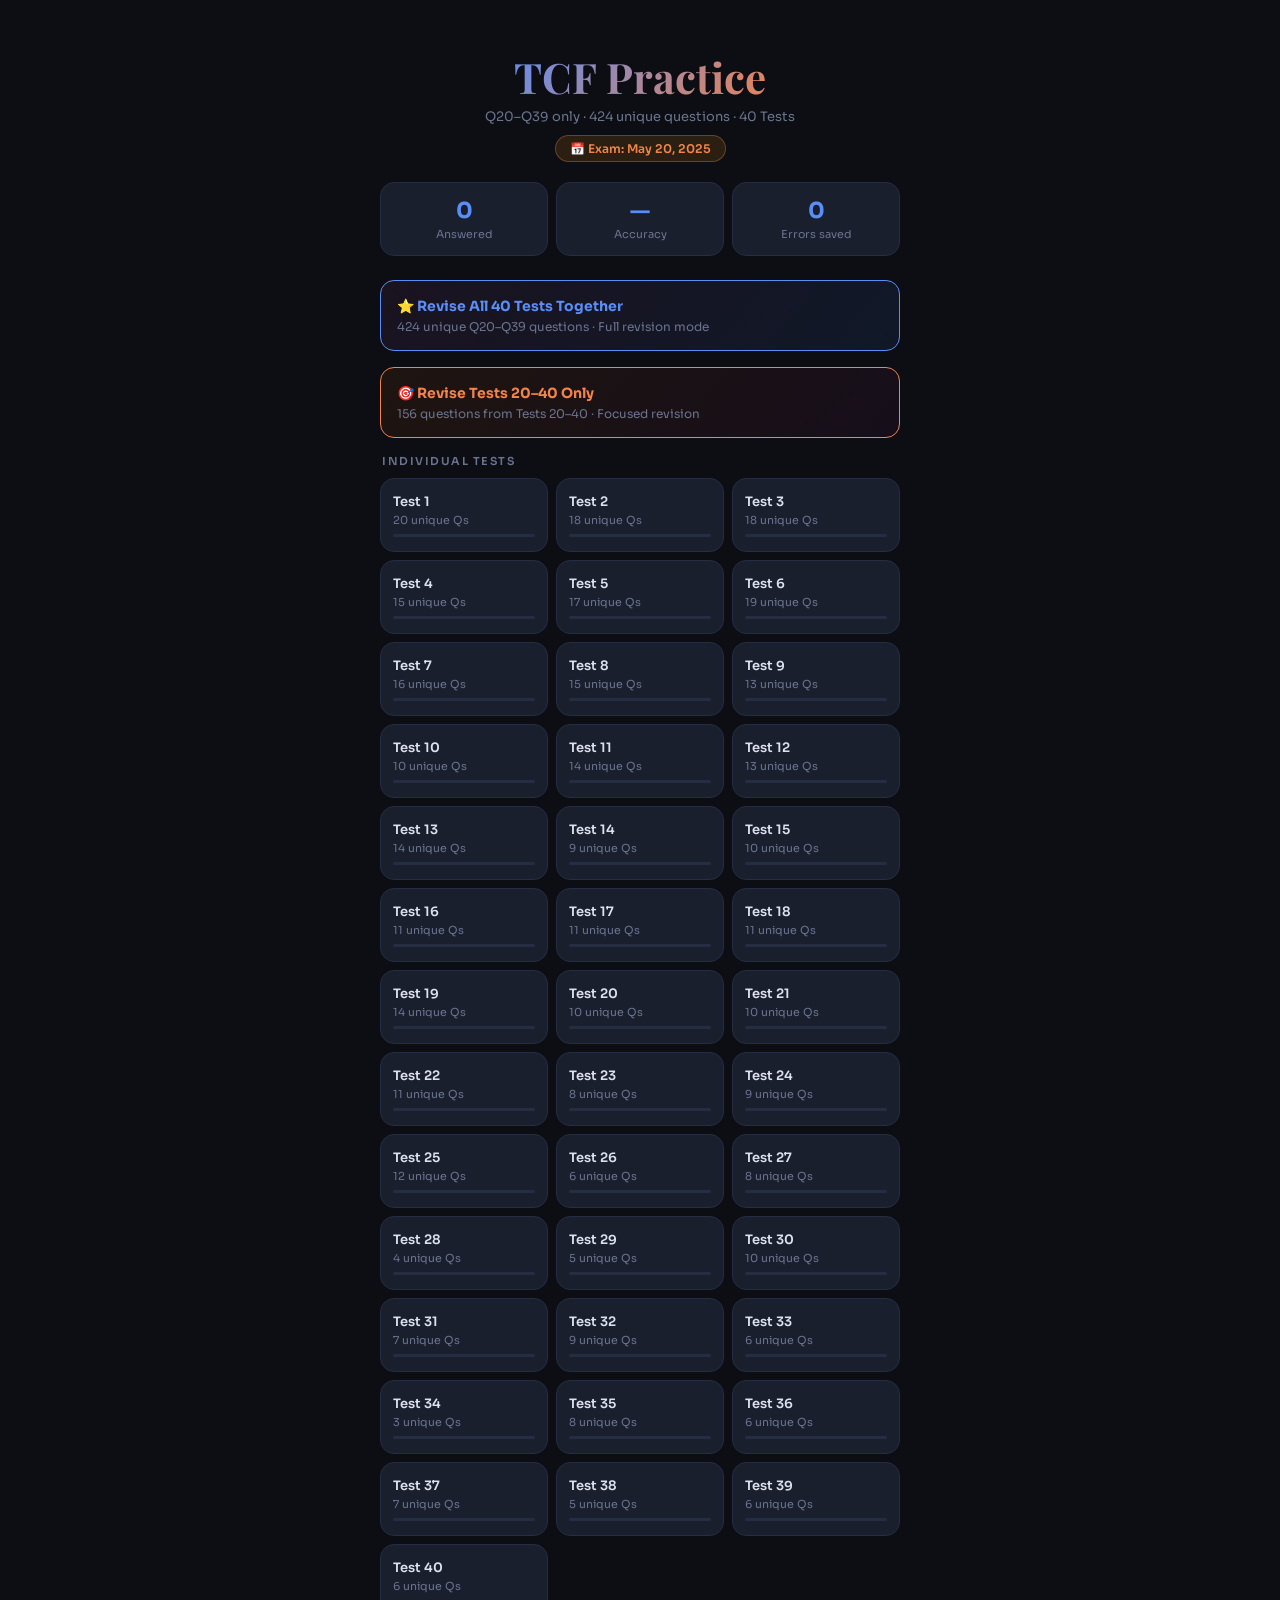
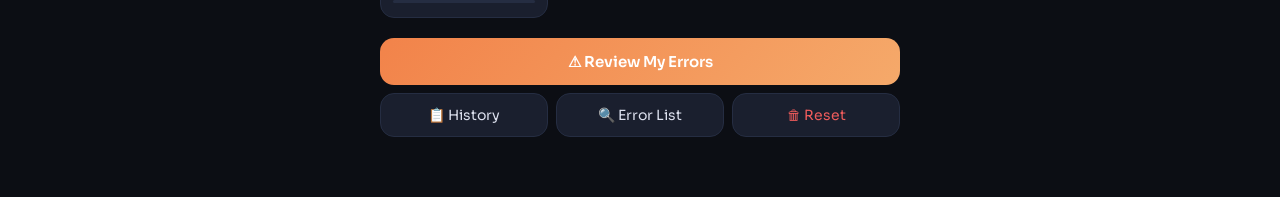
<file: reading_mock.html>
<!DOCTYPE html><html lang="fr"><head><meta charset="UTF-8"><meta name="viewport" content="width=device-width,initial-scale=1.0"><title>TCF Practice – Q20 to Q39</title><link href="https://fonts.googleapis.com/css2?family=Sora:wght@300;400;600;700&family=Playfair+Display:ital,wght@0,700;1,400&display=swap" rel="stylesheet"><style>
:root{
 --bg:#0c0e14;--surface:#14172050;--card:#1a1f2e;--border:#252d42;
 --accent:#5b8df6;--accent2:#f2834a;--green:#3ecf8e;--red:#f05c5c;
 --yellow:#f5c842;--text:#dde1ef;--muted:#6b748f;--radius:14px;
}
*{box-sizing:border-box;margin:0;padding:0}
body{background:var(--bg);color:var(--text);font-family:'Sora',sans-serif;min-height:100vh}
.screen{display:none;min-height:100vh;flex-direction:column}
.screen.active{display:flex}
/* HOME */
#home{align-items:center;padding:24px 16px 60px}
.home-hero{text-align:center;padding:28px 0 20px}
.home-hero h1{font-family:'Playfair Display',serif;font-size:clamp(26px,6vw,42px);line-height:1.2;background:linear-gradient(130deg,#5b8df6,#f2834a);-webkit-background-clip:text;-webkit-text-fill-color:transparent}
.home-hero p{color:var(--muted);font-size:13px;margin-top:6px}
.exam-badge{display:inline-block;margin-top:10px;padding:5px 14px;border-radius:20px;background:#2a1f10;border:1px solid #f2834a55;color:var(--accent2);font-size:12px;font-weight:600}
.stats-bar{display:grid;grid-template-columns:repeat(3,1fr);gap:8px;width:100%;max-width:520px;margin:0 auto 24px}
.stat-box{background:var(--card);border:1px solid var(--border);border-radius:var(--radius);padding:14px 8px;text-align:center}
.stat-box .v{font-size:22px;font-weight:700;color:var(--accent)}
.stat-box .l{font-size:11px;color:var(--muted);margin-top:3px}
.special-banner{background:linear-gradient(130deg,#1a1320,#101828);border:1.5px solid var(--accent);border-radius:var(--radius);padding:16px;width:100%;max-width:520px;margin-bottom:16px;cursor:pointer;transition:all .2s}
.special-banner:hover{border-color:#789df8;transform:translateY(-2px)}
.special-banner .sb-title{font-size:14px;font-weight:700;color:var(--accent)}
.special-banner .sb-sub{font-size:12px;color:var(--muted);margin-top:4px}
.section-title{font-size:11px;font-weight:600;letter-spacing:1.5px;text-transform:uppercase;color:var(--muted);margin:0 0 10px 4px;width:100%;max-width:520px}
.test-grid{display:grid;grid-template-columns:repeat(auto-fill,minmax(148px,1fr));gap:8px;width:100%;max-width:520px}
.test-card{background:var(--card);border:1.5px solid var(--border);border-radius:var(--radius);padding:14px 12px;cursor:pointer;transition:all .18s}
.test-card:hover{border-color:var(--accent);transform:translateY(-2px)}
.test-card.done{border-color:#3ecf8e44}
.tc-name{font-size:13px;font-weight:600}
.tc-count{font-size:11px;color:var(--muted);margin-top:3px}
.tc-score{font-size:11px;margin-top:5px}
.tc-bar{height:3px;background:var(--border);border-radius:2px;margin-top:7px}
.tc-fill{height:100%;border-radius:2px;background:var(--green);transition:width .4s}
.home-actions{display:flex;flex-direction:column;gap:8px;width:100%;max-width:520px;margin-top:20px}
.btn-primary{background:linear-gradient(130deg,var(--accent),#789df8);color:#fff;border:none;border-radius:var(--radius);padding:14px 20px;font-family:'Sora',sans-serif;font-size:15px;font-weight:600;cursor:pointer;transition:opacity .2s;width:100%}
.btn-primary:hover{opacity:.88}
.btn-primary.orange{background:linear-gradient(130deg,var(--accent2),#f5a96a)}
.btn-sec{background:var(--card);color:var(--text);border:1px solid var(--border);border-radius:var(--radius);padding:12px 16px;font-family:'Sora',sans-serif;font-size:14px;cursor:pointer;transition:all .2s;flex:1}
.btn-sec:hover{border-color:var(--accent)}
.btn-row{display:flex;gap:8px}
/* QUIZ */
#quiz{padding:0}
.quiz-header{display:flex;align-items:center;justify-content:space-between;padding:12px 14px;background:#0f1119;border-bottom:1px solid var(--border);position:sticky;top:0;z-index:10}
.qh-left{display:flex;align-items:center;gap:10px}
.qh-title{font-size:13px;font-weight:700}
.qh-prog{font-size:12px;color:var(--muted)}
.qh-timer{font-size:14px;font-weight:700;color:var(--accent2);font-variant-numeric:tabular-nums;background:var(--card);padding:4px 10px;border-radius:8px;border:1px solid var(--border)}
.qh-score{font-size:13px;color:var(--green);font-weight:600}
.prog-track{height:3px;background:var(--border)}
.prog-fill{height:100%;background:linear-gradient(90deg,var(--accent),var(--accent2));transition:width .3s}
.quiz-body{flex:1;padding:20px 16px 120px;max-width:580px;width:100%;margin:0 auto}
.q-meta{display:flex;align-items:center;gap:8px;margin-bottom:10px}
.q-level{display:inline-block;padding:3px 10px;border-radius:20px;font-size:11px;font-weight:700;letter-spacing:.8px;background:var(--border);color:var(--muted)}
.q-level.b2{background:#162040;color:#5b8df6}
.q-level.c1{background:#21143a;color:#a87cf5}
.q-level.c2{background:#0e2a1c;color:#3ecf8e}
.q-num{font-size:11px;color:var(--muted)}
.q-fr{font-family:'Playfair Display',serif;font-size:clamp(16px,3.5vw,20px);line-height:1.55;margin-bottom:6px}
.q-en{font-size:13px;color:var(--muted);font-style:italic;margin-bottom:22px;line-height:1.5}
.options{display:flex;flex-direction:column;gap:10px}
.opt{background:var(--card);border:2px solid var(--border);border-radius:var(--radius);padding:13px 15px;cursor:pointer;transition:all .16s;display:flex;align-items:flex-start;gap:12px;width:100%;text-align:left}
.opt:hover:not(.locked){border-color:var(--accent);background:#1a2540}
.opt-letter{width:26px;height:26px;min-width:26px;border-radius:50%;background:var(--border);display:flex;align-items:center;justify-content:center;font-size:12px;font-weight:700;transition:all .16s}
.opt-body{flex:1}
.opt-fr{font-size:14px;font-weight:500;line-height:1.4}
.opt-en{font-size:12px;color:var(--muted);margin-top:2px}
.opt.sel{border-color:var(--accent);background:#1a2540}
.opt.sel .opt-letter{background:var(--accent);color:#fff}
.opt.correct{border-color:var(--green)!important;background:#0b2318!important}
.opt.correct .opt-letter{background:var(--green)!important;color:#000!important}
.opt.wrong{border-color:var(--red)!important;background:#2a0e0e!important}
.opt.wrong .opt-letter{background:var(--red)!important;color:#fff!important}
.opt.locked{cursor:default}
.feedback{margin-top:14px;padding:12px 16px;border-radius:var(--radius);font-size:14px;font-weight:600;display:none;line-height:1.4}
.feedback.show{display:block}
.feedback.ok{background:#0b2318;color:var(--green);border:1px solid #3ecf8e44}
.feedback.ko{background:#2a0e0e;color:var(--red);border:1px solid #f05c5c44}
.quiz-footer{position:fixed;bottom:0;left:0;right:0;padding:12px 16px;background:#0f1119;border-top:1px solid var(--border);display:flex;gap:8px;z-index:10}
.btn-next{flex:1;background:var(--accent);color:#fff;border:none;border-radius:var(--radius);padding:14px;font-family:'Sora',sans-serif;font-size:15px;font-weight:600;cursor:pointer;display:none}
.btn-next.show{display:block}
.btn-skip{background:var(--card);color:var(--muted);border:1px solid var(--border);border-radius:var(--radius);padding:14px 16px;font-family:'Sora',sans-serif;font-size:14px;cursor:pointer}
.back-btn{background:none;border:none;color:var(--muted);cursor:pointer;font-size:22px;padding:4px;line-height:1}
/* RESULTS */
#results{align-items:center;justify-content:flex-start;padding:24px 16px 40px}
.res-hero{text-align:center;width:100%;max-width:520px;padding:16px 0}
.res-hero h2{font-family:'Playfair Display',serif;font-size:26px}
.ring-wrap{width:140px;height:140px;margin:18px auto;position:relative}
.ring-wrap svg{transform:rotate(-90deg)}
.ring-bg{fill:none;stroke:var(--border);stroke-width:12}
.ring-fill{fill:none;stroke-width:12;stroke-linecap:round;transition:stroke-dashoffset 1.1s ease}
.ring-label{position:absolute;inset:0;display:flex;flex-direction:column;align-items:center;justify-content:center}
.ring-pct{font-size:28px;font-weight:700}
.ring-sub{font-size:12px;color:var(--muted)}
.res-time{font-size:13px;color:var(--muted);margin:4px 0 16px}
.res-stats{display:grid;grid-template-columns:repeat(3,1fr);gap:8px;width:100%;max-width:520px;margin-bottom:16px}
.rs{background:var(--card);border-radius:var(--radius);border:1px solid var(--border);padding:14px 8px;text-align:center}
.rs .rv{font-size:22px;font-weight:700}
.rs .rl{font-size:11px;color:var(--muted);margin-top:3px}
.res-actions{display:flex;flex-direction:column;gap:8px;width:100%;max-width:520px}
/* ERRORS */
#errors{padding:0}
.sec-header{padding:12px 16px;background:#0f1119;border-bottom:1px solid var(--border);display:flex;align-items:center;gap:10px;position:sticky;top:0;z-index:5}
.sec-header h2{font-size:15px;font-weight:700}
.sec-body{flex:1;padding:14px 16px 40px;max-width:580px;width:100%;margin:0 auto}
.filter-row{display:flex;gap:6px;flex-wrap:wrap;margin-bottom:12px}
.chip{padding:5px 12px;border-radius:20px;font-size:12px;cursor:pointer;border:1px solid var(--border);background:var(--card);color:var(--muted);transition:all .18s;white-space:nowrap}
.chip.active{border-color:var(--red);color:var(--red);background:#2a0e0e}
.err-count{font-size:12px;color:var(--muted);margin-bottom:10px}
.err-card{background:var(--card);border:1px solid var(--red);border-radius:var(--radius);padding:14px;margin-bottom:10px}
.err-test{font-size:11px;color:var(--muted);margin-bottom:5px}
.err-q{font-size:14px;font-weight:600;line-height:1.4;margin-bottom:4px}
.err-qen{font-size:12px;color:var(--muted);font-style:italic;margin-bottom:10px}
.err-opts{display:flex;flex-direction:column;gap:5px}
.eopt{padding:8px 12px;border-radius:8px;font-size:13px;display:flex;align-items:center;gap:8px}
.eopt.ec{background:#0b2318;color:var(--green)}
.eopt.ew{background:#2a0e0e;color:var(--red)}
.eopt.en{background:#1a1f2e;color:var(--muted)}
.eltr{font-weight:700;min-width:18px}
.ebadge{font-size:10px;margin-left:auto;padding:2px 8px;border-radius:10px;white-space:nowrap}
.ebadge.your{background:#f05c5c22;color:var(--red)}
.ebadge.ans{background:#3ecf8e22;color:var(--green)}
.empty{text-align:center;padding:60px 20px;color:var(--muted)}
.empty .ei{font-size:48px;margin-bottom:12px}
/* HISTORY */
#history{padding:0}
.hist-item{background:var(--card);border:1px solid var(--border);border-radius:var(--radius);padding:13px 15px;margin-bottom:8px;display:flex;justify-content:space-between;align-items:center}
.hi-test{font-size:14px;font-weight:600}
.hi-date{font-size:12px;color:var(--muted);margin-top:2px}
.hi-dur{font-size:12px;color:var(--muted)}
.hi-right{text-align:right}
.hi-pct{font-size:18px;font-weight:700}
.hi-detail{font-size:12px;color:var(--muted);margin-top:2px}
.toast{position:fixed;bottom:80px;left:50%;transform:translateX(-50%);background:var(--card);border:1px solid var(--border);border-radius:20px;padding:9px 18px;font-size:13px;z-index:999;opacity:0;transition:opacity .3s;pointer-events:none;white-space:nowrap}
.toast.show{opacity:1}
</style></head><body><div id="home" class="screen active"><div class="home-hero"><h1>TCF Practice</h1><p>Q20–Q39 only · 424 unique questions · 40 Tests</p><div class="exam-badge">📅 Exam: May 20, 2025</div></div><div class="stats-bar"><div class="stat-box"><div class="v" id="hst-done">0</div><div class="l">Answered</div></div><div class="stat-box"><div class="v" id="hst-acc">—</div><div class="l">Accuracy</div></div><div class="stat-box"><div class="v" id="hst-errs">0</div><div class="l">Errors saved</div></div></div><div class="special-banner" onclick="startAll()"><div class="sb-title">⭐ Revise All 40 Tests Together</div><div class="sb-sub" id="bundle-sub">424 unique Q20–Q39 questions · Full revision mode</div></div><div class="special-banner" style="border-color:var(--accent2);background:linear-gradient(130deg,#1e1410,#160e1a)" onclick="startBundle2040()"><div class="sb-title" style="color:var(--accent2)">🎯 Revise Tests 20–40 Only</div><div class="sb-sub" id="bundle2040-sub">Questions from Tests 20–40 · Focused revision</div></div><div class="section-title">Individual Tests</div><div class="test-grid" id="test-grid"></div><div class="home-actions"><button class="btn-primary orange" onclick="startErrors()">⚠ Review My Errors</button><div class="btn-row"><button class="btn-sec" onclick="showScreen('history')">📋 History</button><button class="btn-sec" onclick="showScreen('errors')">🔍 Error List</button><button class="btn-sec" onclick="confirmReset()" style="color:var(--red)">🗑 Reset</button></div></div></div><div id="quiz" class="screen"><div class="quiz-header"><div class="qh-left"><button class="back-btn" onclick="exitQuiz()">←</button><div><div class="qh-title" id="qh-title"></div><div class="qh-prog" id="qh-prog"></div></div></div><div style="display:flex;align-items:center;gap:10px"><div class="qh-score" id="qh-score">✓ 0</div><div class="qh-timer" id="qh-timer">00:00</div></div></div><div class="prog-track"><div class="prog-fill" id="prog-fill" style="width:0%"></div></div><div class="quiz-body"><div class="q-meta"><div class="q-level" id="q-level"></div><div class="q-num" id="q-num"></div></div><div class="q-fr" id="q-fr"></div><div class="q-en" id="q-en"></div><div class="options" id="options"></div><div class="feedback" id="feedback"></div></div><div class="quiz-footer"><button class="btn-skip" onclick="skipQ()">Skip</button><button class="btn-next" id="btn-next" onclick="nextQ()"></button></div></div><div id="results" class="screen"><div class="res-hero"><h2 id="res-title">Complete!</h2><div class="ring-wrap"><svg viewBox="0 0 140 140" width="140" height="140"><circle class="ring-bg" cx="70" cy="70" r="54"/><circle class="ring-fill" id="ring-fill" cx="70" cy="70" r="54"
 stroke-dasharray="339.29" stroke-dashoffset="339.29"/></svg><div class="ring-label"><div class="ring-pct" id="res-pct">0%</div><div class="ring-sub" id="res-sub">score</div></div></div><div class="res-time" id="res-time"></div><div class="res-stats"><div class="rs"><div class="rv" id="rs-c" style="color:var(--green)">0</div><div class="rl">Correct</div></div><div class="rs"><div class="rv" id="rs-w" style="color:var(--red)">0</div><div class="rl">Wrong</div></div><div class="rs"><div class="rv" id="rs-s" style="color:var(--yellow)">0</div><div class="rl">Skipped</div></div></div></div><div class="res-actions"><button class="btn-primary" onclick="showScreen('home')">← Back to Tests</button><button class="btn-sec" onclick="startErrors()" style="width:100%">⚠ Review Errors</button><button class="btn-sec" onclick="showScreen('history')" style="width:100%">📋 View History</button></div></div><div id="errors" class="screen"><div class="sec-header"><button class="back-btn" onclick="showScreen('home')">←</button><h2>Error Review</h2><span id="err-badge" style="margin-left:auto;font-size:12px;color:var(--red)"></span></div><div class="sec-body"><div class="filter-row" id="err-filter"></div><div class="err-count" id="err-count"></div><div id="errs-list"></div></div></div><div id="history" class="screen"><div class="sec-header"><button class="back-btn" onclick="showScreen('home')">←</button><h2>Session History</h2></div><div class="sec-body" id="hist-body"></div></div><div class="toast" id="toast"></div><script>
// ── DATA ─────────────────────────────────────────────────────────────────
const ALL_Q = [{"q_id":"Q20","test":"Test 1","level":"B2","question_fr":"Selon l’article, que faut-il faire pour trouver un job d’été ?","question_en":"According to the article, what must one do to find a summer job?","options":[{"letter":"A","fr":"Exposer l’ensemble de ses qualités professionnelles","en":"Display all of one's professional qualities"},{"letter":"B","fr":"Faire la preuve de son désir de travailler","en":"Prove one's desire to work"},{"letter":"C","fr":"Parler avec enthousiasme de ses projets de formation","en":"Speak enthusiastically about one's training plans"},{"letter":"D","fr":"Parler des emplois qu’on a déjà occupés","en":"Talk about jobs one has already held"}],"correct":"B"},{"q_id":"Q21","test":"Test 1","level":"B2","question_fr":"Qu’apprend-on sur les grands chefs ?","question_en":"What do we learn about great chefs?","options":[{"letter":"A","fr":"Leur conception de la cuisine est passée de mode","en":"Their conception of cooking is out of fashion"},{"letter":"B","fr":"Leur créativité leur assure une célébrité mondiale","en":"Their creativity assures them worldwide fame"},{"letter":"C","fr":"Leur nom s’est transformé en label de prestige","en":"Their name has turned into a prestigious label"},{"letter":"D","fr":"Leurs établissements sont cotes en bourse","en":"Their establishments are listed on the stock exchange"}],"correct":"C"},{"q_id":"Q22","test":"Test 1","level":"B2","question_fr":"Que présente l’auteur de l’article ?","question_en":"What is the author of the article presenting?","options":[{"letter":"A","fr":"Des adaptations télévisées de Maupassant","en":"TV adaptations of Maupassant"},{"letter":"B","fr":"Des programmes d’études littéraires","en":"Literary study programs"},{"letter":"C","fr":"Une exposition consacrée à Maupassant","en":"An exhibition dedicated to Maupassant"},{"letter":"D","fr":"Un ouvrage critique récemment paru","en":"A recently published critical work"}],"correct":"A"},{"q_id":"Q23","test":"Test 1","level":"B2","question_fr":"Selon cet article, quelle décision a été prise ?","question_en":"According to this article, what decision was taken?","options":[{"letter":"A","fr":"Bâtir une église identique dans le quartier","en":"Build an identical church in the neighborhood"},{"letter":"B","fr":"Débuter le réaménagement du boulevard","en":"Begin the redevelopment of the boulevard"},{"letter":"C","fr":"Entreprendre une rénovation du lieu","en":"Undertake a renovation of the place"},{"letter":"D","fr":"Réhabiliter les logements sociaux existants","en":"Rehabilitate existing social housing"}],"correct":"C"},{"q_id":"Q24","test":"Test 1","level":"B2","question_fr":"Qu’apprend-on sur la production d’insectes ?","question_en":"What do we learn about insect production?","options":[{"letter":"A","fr":"C’est une réponse à des besoins alimentaires accrus","en":"It is a response to increased food needs"},{"letter":"B","fr":"Des recherches remettent en cause l’intérêt nutritif","en":"Research questions the nutritional interest"},{"letter":"C","fr":"Elle s’avère moins rentable que les cultures de céréales","en":"It turns out to be less profitable than cereal crops"},{"letter":"D","fr":"Les citoyens exigent des garanties sanitaires","en":"Citizens demand sanitary guarantees"}],"correct":"A"},{"q_id":"Q25","test":"Test 1","level":"B2","question_fr":"Quelle constatation ce journaliste fait-il sur le cinéma contemporain ?","question_en":"What observation does this journalist make about contemporary cinema?","options":[{"letter":"A","fr":"Les producteurs évitent de prendre des risques.","en":"Producers avoid taking risks."},{"letter":"B","fr":"Les réalisateurs sont à la recherche d’idées neuves.","en":"Directors are looking for new ideas."},{"letter":"C","fr":"Les scénaristes font preuve d’une imagination limitée.","en":"Screenwriters show limited imagination."},{"letter":"D","fr":"Les spectateurs privilégient les créations classiques.","en":"Spectators favor classic creations."}],"correct":"A"},{"q_id":"Q26","test":"Test 1","level":"B2","question_fr":"Pourquoi le droit à l’oubli sur internet est-il important ?","question_en":"Why is the right to be forgotten on the internet important?","options":[{"letter":"A","fr":"Pour aider à faire le deuil du passé","en":"To help mourn the past"},{"letter":"B","fr":"Pour alléger le stockage des données","en":"To lighten data storage"},{"letter":"C","fr":"Pour faire obstacle aux multinationales","en":"To obstruct multinationals"},{"letter":"D","fr":"Pour rester maitre de sa vie privée","en":"To remain master of one's private life"}],"correct":"D"},{"q_id":"Q27","test":"Test 1","level":"B2","question_fr":"Quel danger représentent ces déchets ?","question_en":"What danger does this waste represent?","options":[{"letter":"A","fr":"Un obstacle pour les bateaux de pêche.","en":"An obstacle for fishing boats."},{"letter":"B","fr":"Un réchauffement dramatique des eaux.","en":"A dramatic warming of the waters."},{"letter":"C","fr":"Un risque d’intoxication des populations du Pacifique.","en":"A risk of poisoning the populations of the Pacific."},{"letter":"D","fr":"Une diminution de la diversité de la faune océanique.","en":"A decrease in the diversity of oceanic fauna."}],"correct":"D"},{"q_id":"Q28","test":"Test 1","level":"B2","question_fr":"Quel est l’objectif des élèves de seconde ?","question_en":"What is the goal of the second-year students?","options":[{"letter":"A","fr":"Élaborer le budget de leur voyage à Barcelone","en":"Draw up the budget for their trip to Barcelona"},{"letter":"B","fr":"Gagner de l’argent pour payer leur séjour","en":"Earn money to pay for their stay"},{"letter":"C","fr":"Montrer aux autres classes leurs talents culinaires","en":"Show their culinary talents to other classes"},{"letter":"D","fr":"Soutenir le futur projet des élèves de terminale","en":"Support the future project of the final-year students"}],"correct":"B"},{"q_id":"Q29","test":"Test 1","level":"B2","question_fr":"Dans cet extrait, qu’apprend-on sur les acheteurs ?","question_en":"In this excerpt, what do we learn about the buyers?","options":[{"letter":"A","fr":"Ils donnent l’impression de vénérer les produits","en":"They give the impression of worshipping the products"},{"letter":"B","fr":"Ils ont l’air éblouis par le gigantisme des magasins","en":"They seem dazzled by the gigantic size of the stores"},{"letter":"C","fr":"Ils paraissent manipulés par une force supérieure","en":"They seem manipulated by a superior force"},{"letter":"D","fr":"Ils semblent perdus dans le labyrinthe des rayons","en":"They seem lost in the labyrinth of aisles"}],"correct":"C"},{"q_id":"Q30","test":"Test 1","level":"C1","question_fr":"Qu’est-ce que les scientifiques ont découvert concernant le manque de sommeil ?","question_en":"What have scientists discovered concerning lack of sleep?","options":[{"letter":"A","fr":"La gestion du stress est difficile","en":"Stress management is difficult"},{"letter":"B","fr":"La santé est mise en péril","en":"Health is put in peril"},{"letter":"C","fr":"Le corps est moins réactif","en":"The body is less reactive"},{"letter":"D","fr":"Le système génétique est affecté","en":"The genetic system is affected"}],"correct":"D"},{"q_id":"Q31","test":"Test 1","level":"C1","question_fr":"À quelle difficulté se heurtent les spécialistes ?","question_en":"What difficulty do the specialists encounter?","options":[{"letter":"A","fr":"L’absence totale des signes visuels du langage","en":"The total absence of visual signs of language"},{"letter":"B","fr":"L’opposition des familles à leurs interventions","en":"The opposition of families to their interventions"},{"letter":"C","fr":"La nécessité de modérer le ton des échanges","en":"The necessity to moderate the tone of exchanges"},{"letter":"D","fr":"Les nombreuses remarques des participants","en":"The numerous remarks from participants"}],"correct":"A"},{"q_id":"Q32","test":"Test 1","level":"C1","question_fr":"Comment la perception des événements permet-elle d’accéder au bonheur ?","question_en":"How does the perception of events allow one to access happiness?","options":[{"letter":"A","fr":"Si on les prend en compte avec lucidité","en":"If we take them into account with lucidity"},{"letter":"B","fr":"Si on les remodèle à travers l’Imagination","en":"If we remodel them through Imagination"},{"letter":"C","fr":"Si on modifie la façon dont on les perçoit","en":"If we modify the way we perceive them"},{"letter":"D","fr":"Si on recherche leur signification profonde","en":"If we search for their deep meaning"}],"correct":"C"},{"q_id":"Q33","test":"Test 1","level":"C1","question_fr":"Sur quel point porte la critique négative faite à ce livre ?","question_en":"On which point does the negative criticism made of this book focus?","options":[{"letter":"A","fr":"La description du personnage","en":"The character description"},{"letter":"B","fr":"La longueur du texte","en":"The length of the text"},{"letter":"C","fr":"La qualité de l’écriture","en":"The quality of the writing"},{"letter":"D","fr":"Le déroulement des événements","en":"The sequence of events"}],"correct":"D"},{"q_id":"Q34","test":"Test 1","level":"C1","question_fr":"Pourquoi Virginie Sassoon est-elle choquée par les exercices proposés dans la classe de sa fille ?","question_en":"Why is Virginie Sassoon shocked by the exercises proposed in her daughter's class?","options":[{"letter":"A","fr":"Ils correspondent à des programmes scolaires obsolètes","en":"They correspond to obsolete school curricula"},{"letter":"B","fr":"Ils méconnaissent l’existence des familles recomposées","en":"They ignore the existence of blended families"},{"letter":"C","fr":"Ils présentent un partage sexiste des tâches dans le couple","en":"They present a sexist division of tasks in the couple"},{"letter":"D","fr":"Ils se moquent du quotidien des personnes sans emploi","en":"They mock the daily life of unemployed people"}],"correct":"C"},{"q_id":"Q35","test":"Test 1","level":"C1","question_fr":"Quel est le résultat de l'étude présentée dans cet article ?","question_en":"What is the result of the study presented in this article?","options":[{"letter":"A","fr":"Les gestes révèleraient systématiquement la langue maternelle des locuteurs","en":"Gestures would systematically reveal the speakers' native language"},{"letter":"B","fr":"Il existerait un ordre universel de la pensée, indépendant de l’ordre linguistique","en":"There would exist a universal order of thought, independent of linguistic order"},{"letter":"C","fr":"Il y aurait autant de façons de penser que de structures de langue différentes","en":"There would be as many ways of thinking as there are different language structures"},{"letter":"D","fr":"Les structures des langues seraient dépendantes de notre expérience du monde","en":"Language structures would depend on our experience of the world"}],"correct":"B"},{"q_id":"Q36","test":"Test 1","level":"C2","question_fr":"Quel constat est dressé sur les jeux vidéo ?","question_en":"What observation is made about video games?","options":[{"letter":"A","fr":"La quasi-absence d’héroïnes.","en":"The near-absence of heroines."},{"letter":"B","fr":"L’appel constant à la violence.","en":"The constant appeal to violence."},{"letter":"C","fr":"L’atténuation des clichés.","en":"The mitigation of clichés."},{"letter":"D","fr":"L’uniformité des scénarios.","en":"The uniformity of scenarios."}],"correct":"A"},{"q_id":"Q37","test":"Test 1","level":"C2","question_fr":"Pourquoi peut-on dire que l’UNESCO est active dans le domaine des TIC ?","question_en":"Why can it be said that UNESCO is active in the field of ICT?","options":[{"letter":"A","fr":"Parce qu’elle finance les programmes de développement des TIC","en":"Because it finances ICT development programs"},{"letter":"B","fr":"Parce qu’elle organise des débats entre États membres sur les TIC","en":"Because it organizes debates between Member States on ICT"},{"letter":"C","fr":"Parce qu’elle sensibilise les établissements d’enseignement aux TIC","en":"Because it raises awareness among educational institutions about ICT"},{"letter":"D","fr":"Parce qu’elle habilite des formateurs à l’utilisation des TIC","en":"Because it empowers/trains trainers in the use of ICT"}],"correct":"C"},{"q_id":"Q38","test":"Test 1","level":"C2","question_fr":"Que permet la structure d’entreprise présentée ?","question_en":"What does the presented company structure allow?","options":[{"letter":"A","fr":"De concrétiser des objectifs personnels","en":"To materialize personal goals"},{"letter":"B","fr":"De fonctionner dans un cadre innovant","en":"To operate in an innovative framework"},{"letter":"C","fr":"De limiter la répartition des gains","en":"To limit the distribution of earnings"},{"letter":"D","fr":"De renforcer les liens entre les générations","en":"To strengthen ties between generations"}],"correct":"A"},{"q_id":"Q39","test":"Test 1","level":"C2","question_fr":"Que soutient l’auteur de ce texte à propos du contrôle ?","question_en":"What does the author of this text maintain regarding control?","options":[{"letter":"A","fr":"Il contribue à améliorer les méthodes d’apprentissage","en":"It contributes to improving learning methods."},{"letter":"B","fr":"Il est indispensable pour accéder au monde professionnel","en":"It is indispensable for accessing the professional world."},{"letter":"C","fr":"Il permet de certifier les compétences réelles d’un candidat","en":"It allows for certifying the real skills of a candidate."},{"letter":"D","fr":"Il perturbe le processus d’acquisition des connaissances","en":"It disrupts the process of knowledge acquisition."}],"correct":"D"},{"q_id":"Q20","test":"Test 2","level":"B2","question_fr":"Qu’explique le texte au sujet du programme Erasmus ?","question_en":"What does the text explain about the Erasmus program?","options":[{"letter":"A","fr":"Il est financé par des universités publiques","en":"It is funded by public universities"},{"letter":"B","fr":"Il est remplacé par un autre programme","en":"It is replaced by another program"},{"letter":"C","fr":"Il facilite l’accès au monde de l’entreprise","en":"It facilitates access to the corporate world"},{"letter":"D","fr":"Son succès auprès des étudiants se dégrade","en":"Its success with students is degrading"}],"correct":"D"},{"q_id":"Q23","test":"Test 2","level":"B2","question_fr":"Quel conseil donne le journaliste pour remporter la course ?","question_en":"What advice does the journalist give to win the race?","options":[{"letter":"A","fr":"Connaitre ses adversaires","en":"Know one's opponents"},{"letter":"B","fr":"Cultiver sa concentration","en":"Cultivate one's concentration"},{"letter":"C","fr":"Dormir efficacement","en":"Sleep effectively"},{"letter":"D","fr":"Ménager ses efforts","en":"Spare one's efforts"}],"correct":"C"},{"q_id":"Q24","test":"Test 2","level":"B2","question_fr":"D’après l’article, à quoi les internautes sont-ils encouragés ?","question_en":"According to the article, what are internet users encouraged to do?","options":[{"letter":"A","fr":"À aider à la rénovation en travaillant au château","en":"To help with the renovation by working at the castle"},{"letter":"B","fr":"À entrer en contact avec les occupants du château","en":"To get in touch with the occupants of the castle"},{"letter":"C","fr":"À financer les travaux au château par un don","en":"To finance the works at the castle via a donation"},{"letter":"D","fr":"À visiter le château, ses jardins et expositions","en":"To visit the castle, its gardens and exhibitions"}],"correct":"C"},{"q_id":"Q25","test":"Test 2","level":"B2","question_fr":"D’après l’auteur de cet article, quelle est la particularité de cet ouvrage ?","question_en":"According to the author of this article, what is the particularity of this work?","options":[{"letter":"A","fr":"L’originalité des pays visités","en":"The originality of the countries visited"},{"letter":"B","fr":"La description des habitudes quotidiennes","en":"The description of daily habits"},{"letter":"C","fr":"La diversité des portraits présentés","en":"The diversity of the portraits presented"},{"letter":"D","fr":"Les qualités littéraires des écrivains","en":"The literary qualities of the writers"}],"correct":"C"},{"q_id":"Q26","test":"Test 2","level":"B2","question_fr":"Quelle place occupent les algues en France ?","question_en":"What place do algae occupy in France?","options":[{"letter":"A","fr":"Elles font partie de la gastronomie régionale.","en":"They are part of regional gastronomy."},{"letter":"B","fr":"Les gens en mangent plus que par le passé.","en":"People eat more of them than in the past."},{"letter":"C","fr":"Les médecins conseillent leur usage en cuisine","en":"Doctors advise their use in cooking."},{"letter":"D","fr":"Leur culture augmente rapidement sur les côtes.","en":"Their cultivation is increasing rapidly on the coasts."}],"correct":"B"},{"q_id":"Q27","test":"Test 2","level":"B2","question_fr":"Pourquoi Thierry Marc intervient-il dans les prisons ?","question_en":"Why does Thierry Marc intervene in prisons?","options":[{"letter":"A","fr":"Pour améliorer les méthodes de travail de la cantine","en":"To improve the canteen's working methods"},{"letter":"B","fr":"Pour encourager la création des formations professionnelles","en":"To encourage the creation of vocational training"},{"letter":"C","fr":"Pour faire naitre l’envie de s’invertir dans un métier","en":"To give birth to the desire to invest oneself in a trade"},{"letter":"D","fr":"Pour sensibiliser le grand public à la réalité de la vie carcérale","en":"To raise public awareness about the reality of prison life"}],"correct":"C"},{"q_id":"Q28","test":"Test 2","level":"B2","question_fr":"Quelle est l’opinion de l’auteur ?","question_en":"What is the author's opinion?","options":[{"letter":"A","fr":"L’ambiance de l’école doit être calquée sur le modèle familial","en":"The atmosphere of the school must be modeled on the family model"},{"letter":"B","fr":"L’autorité du professeur doit être compensée par sa gentillesse","en":"The authority of the teacher must be compensated by his kindness"},{"letter":"C","fr":"L’épanouissement de l’enfant doit primer sur sa réussite","en":"The fulfillment of the child must take precedence over his success"},{"letter":"D","fr":"L’impartialité doit être l’une des qualités principales d’un maitre","en":"Impartiality must be one of the main qualities of a master"}],"correct":"D"},{"q_id":"Q29","test":"Test 2","level":"B2","question_fr":"Durant les investigations journalistiques, le recours à la caméra cachée est de plus en plus fréquent. Mais souvent, son utilisation n’est aussi qu’un cache-misère, un moyen de compenser l’absence d’informations dans les reportages, de remplir le vide par des scènes un peu spectaculaires. C’est une manière pour certains aussi de faire des économies. Par ailleurs, cette pratique pose une autre question : celle du statut de la personne filmée à son insu. La filmer en caméra cachée, n’est-ce pas supposer qu’elle a quelque chose à se reprocher avant d’avoir commencé à parler ?","question_en":"D’après ce texte, pourquoi les journalistes utilisent-ils des caméras cachées ?","options":[{"letter":"A","fr":"Pour améliorer la qualité des documentaires","en":"To improve the quality of documentaries"},{"letter":"B","fr":"Pour dissimuler la pauvreté des contenus","en":"To hide the poverty of content"},{"letter":"C","fr":"Pour moderniser leurs méthodes de travail","en":"To modernize their working methods"},{"letter":"D","fr":"Pour saper les gens visés par les enquêtes","en":"To undermine the people targeted by the investigations"}],"correct":"B"},{"q_id":"Q30","test":"Test 2","level":"C1","question_fr":"Quel est le principal obstacle à l’accès au logement des étudiants selon cette analyse ?","question_en":"What is the main obstacle to student housing access according to this analysis?","options":[{"letter":"A","fr":"La méfiance des propriétaires","en":"The mistrust of landlords"},{"letter":"B","fr":"La rareté des offres de ce logement","en":"The scarcity of housing offers"},{"letter":"C","fr":"L’absence d’engagement de l’État","en":"The absence of State commitment"},{"letter":"D","fr":"Le montant de la caution exigée","en":"The amount of the security deposit required"}],"correct":"A"},{"q_id":"Q31","test":"Test 2","level":"C1","question_fr":"Qu’évoque-t-on dans cet article ?","question_en":"What is being discussed in this article?","options":[{"letter":"A","fr":"L’inauguration d’une exposition temporaire","en":"The inauguration of a temporary exhibition"},{"letter":"B","fr":"L’inscription d’une œuvre au patrimoine mondial","en":"The listing of a work as world heritage"},{"letter":"C","fr":"L’ouverture au public d’une zone dangereuse","en":"The opening to the public of a dangerous zone"},{"letter":"D","fr":"L’accès réglementé à un emplacement protégé","en":"Regulated access to a protected location"}],"correct":"D"},{"q_id":"Q32","test":"Test 2","level":"C1","question_fr":"Quel a été l’aboutissement de la conférence ?","question_en":"What was the outcome of the conference?","options":[{"letter":"A","fr":"L’affrontement entre partenaires sociaux","en":"The confrontation between social partners"},{"letter":"B","fr":"L’avancée majeure en termes de fiscalité","en":"Major progress in terms of taxation"},{"letter":"C","fr":"La proclamation de réformes importantes","en":"The proclamation of important reforms"},{"letter":"D","fr":"L’absence de prise de décisions effectives","en":"The absence of effective decision-making"}],"correct":"D"},{"q_id":"Q33","test":"Test 2","level":"C1","question_fr":"Quel est le paradoxe de la taxe carbone ?","question_en":"What is the paradox of the carbon tax?","options":[{"letter":"A","fr":"Elle concerne uniquement les économies fortes","en":"It concerns only strong economies"},{"letter":"B","fr":"Elle freine l’utilisation de ressources renouvelables","en":"It slows down the use of renewable resources"},{"letter":"C","fr":"Elle permet le dépassement des normes édictées","en":"It allows exceeding the enacted standards"},{"letter":"D","fr":"Elle ralentit le progrès dans les états émergents","en":"It slows progress in emerging states"}],"correct":"C"},{"q_id":"Q34","test":"Test 2","level":"C1","question_fr":"Quel projet est présenté comme réaliste ?","question_en":"Which project is presented as realistic?","options":[{"letter":"A","fr":"L’extension d’un système de climatisation à tout un quartier","en":"The extension of an air conditioning system to a whole neighborhood"},{"letter":"B","fr":"L’installation des parcs sur les toits des bâtiments parisiens","en":"The installation of parks on the roofs of Parisian buildings"},{"letter":"C","fr":"La construction de pistes cyclables au sommet des immeubles","en":"The construction of bike lanes on top of buildings"},{"letter":"D","fr":"La création de jardins communs pour planter des légumes","en":"The creation of shared gardens for planting vegetables"}],"correct":"A"},{"q_id":"Q35","test":"Test 2","level":"C1","question_fr":"Quelle est la position de l’auteur de l’article ?","question_en":"What is the position of the article's author?","options":[{"letter":"A","fr":"Il conteste la fiabilité des sources d’internet","en":"He contests the reliability of internet sources."},{"letter":"B","fr":"Il critique la surabondance de l’information","en":"He critiques the overabundance of information."},{"letter":"C","fr":"Il dénonce la médiocrité de la presse écrite","en":"He denounces the mediocrity of the written press."},{"letter":"D","fr":"Il doute de l’intérêt des médias traditionnels","en":"He doubts the interest of traditional media."}],"correct":"D"},{"q_id":"Q36","test":"Test 2","level":"C2","question_fr":"Selon le journaliste, quel type de public pourrait s’intéresser au dernier album de F.Hardy ?","question_en":"According to the journalist, what type of audience might be interested in F. Hardy's latest album?","options":[{"letter":"A","fr":"Les acheteurs opposés au téléchargement illégal","en":"Buyers opposed to illegal downloading"},{"letter":"B","fr":"Les amateurs de subtilité et de raffinement musical","en":"Lovers of subtlety and musical refinement"},{"letter":"C","fr":"Les admirateurs inconditionnels de l’interprète","en":"Unconditional admirers of the performer"},{"letter":"D","fr":"Les curieux en mal de musique expérimentale","en":"Curious people looking for experimental music"}],"correct":"B"},{"q_id":"Q37","test":"Test 2","level":"C2","question_fr":"À quel résultat la participation à cette collection conduit-elle Annie Ernaux ?","question_en":"To what result does participating in this collection lead Annie Ernaux?","options":[{"letter":"A","fr":"À s’acquitter d’un engagement moral","en":"To fulfill a moral commitment"},{"letter":"B","fr":"À s’affranchir d’une histoire ancienne","en":"To free herself from an ancient history"},{"letter":"C","fr":"À se justifier d’une action peu culpabilité","en":"To justify an action involving little guilt"},{"letter":"D","fr":"À se justifier d’une action peu glorieuse","en":"To justify an inglorious action"}],"correct":"B"},{"q_id":"Q38","test":"Test 2","level":"C2","question_fr":"Pourquoi la gratuité des transports publics est-elle critiquée ?","question_en":"Why is free public transport criticized?","options":[{"letter":"A","fr":"Ce choix creuse les inégalités sociales","en":"This choice widens social inequalities"},{"letter":"B","fr":"Ce projet omet des questions de sécurité","en":"This project omits security issues"},{"letter":"C","fr":"Cette démarche déresponsabilise les usagers","en":"This approach makes users less responsible"},{"letter":"D","fr":"Cette initiative coûte beaucoup trop cher","en":"This initiative costs way too much"}],"correct":"D"},{"q_id":"Q39","test":"Test 2","level":"C2","question_fr":"Pourquoi Jean-Claude Simon aime-t-il les dictionnaires ?","question_en":"Why does Jean-Claude Simon like dictionaries?","options":[{"letter":"A","fr":"Pour découvrir de nouvelles références","en":"To discover new references"},{"letter":"B","fr":"Pour posséder une bibliothèque fournie","en":"To possess a well-stocked library"},{"letter":"C","fr":"Pour s’évader vers des horizons lointains","en":"To escape to distant horizons"},{"letter":"D","fr":"Pour trouver des remèdes à ses maux","en":"To find remedies for his ailments"}],"correct":"A"},{"q_id":"Q20","test":"Test 3","level":"B2","question_fr":"Quel est le but de cette lettre ?","question_en":"What is the purpose of this letter?","options":[{"letter":"A","fr":"Annoncer l’achat d’un appartement","en":"Announce the purchase of an apartment"},{"letter":"B","fr":"Donner des nouvelles à des amis","en":"Give news to friends"},{"letter":"C","fr":"Envoyer des vœux de nouvel an","en":"Send New Year's wishes"},{"letter":"D","fr":"Organiser un voyage en Corse","en":"Organize a trip to Corsica"}],"correct":"C"},{"q_id":"Q21","test":"Test 3","level":"B2","question_fr":"Les bons vieux bancs verts sur les trottoirs parisiens ont de la concurrence. Depuis le mois de décembre, sur certains boulevards, un nouveau mobilier urbain a fait son apparition, avec 12 modèles de banquettes, chaises et tabourets. Pour la première fois, la ville de Paris recueille l’avis des usagers et des riverains. Le traditionnel banc en fonte et bois a-t-il encore de l’avenir au milieu de ce mobilier futuriste ?","question_en":"Quelle est l’originalité de ce projet ?","options":[{"letter":"A","fr":"La priorité donnée à l’aspect écologique.","en":"The priority given to the ecological aspect."},{"letter":"B","fr":"La prise en compte de l’opinion publique.","en":"Taking public opinion into account."},{"letter":"C","fr":"Le caractère provisoire de l’installation","en":"The temporary nature of the installation."},{"letter":"D","fr":"Le choix des matériaux de fabrication","en":"The choice of manufacturing materials."}],"correct":"B"},{"q_id":"Q22","test":"Test 3","level":"B2","question_fr":"Quel est le constat fait par l’auteur à propos des smartphones ?","question_en":"What observation does the author make about smartphones?","options":[{"letter":"A","fr":"Ils éloignent les jeunes du monde des adultes.","en":"They distance young people from the adult world."},{"letter":"B","fr":"Ils entrainent des comportements de type additif.","en":"They lead to addictive type behaviors."},{"letter":"C","fr":"Ils ont tendance à couper les adolescents du réel.","en":"They tend to cut adolescents off from reality."},{"letter":"D","fr":"Ils peuvent être utilisés comme outils de contrôle.","en":"They can be used as tools of control."}],"correct":"D"},{"q_id":"Q24","test":"Test 3","level":"B2","question_fr":"Qu’est-ce qui a permis à l’espèce humaine de conquérir le monde, à part son intelligence ?","question_en":"What allowed the human species to conquer the world, apart from its intelligence?","options":[{"letter":"A","fr":"La fréquence de ses congénères.","en":"The frequent interaction with his peers"},{"letter":"B","fr":"L’amélioration de son habitat naturel.","en":"The improvement of his natural habitat"},{"letter":"C","fr":"Les mutations de son organisme.","en":"The mutations of his organism"},{"letter":"D","fr":"L’extermination des autres espèces.","en":"The extermination of other species"}],"correct":"A"},{"q_id":"Q25","test":"Test 3","level":"B2","question_fr":"Pourquoi Maud pense-t-elle avoir de la chance ?","question_en":"Why does Maud think she is lucky?","options":[{"letter":"A","fr":"Elle aura un meilleur pouvoir d’achat sous peu.","en":"She will have better purchasing power shortly."},{"letter":"B","fr":"Elle se débrouille sans l’aide de personne.","en":"She manages without anyone's help."},{"letter":"C","fr":"Elle trouvera facilement un emploi après l’université.","en":"She will easily find a job after university."},{"letter":"D","fr":"Elle va habiter près de chez ses parents.","en":"She is going to live near her parents."}],"correct":"A"},{"q_id":"Q26","test":"Test 3","level":"B2","question_fr":"Qu'a révélé le rapport de l'agence internationale de l'énergie ?","question_en":"What did the International Energy Agency report reveal?","options":[{"letter":"A","fr":"La consommation de gaz dans le monde augmente.","en":"Gas consumption in the world is increasing."},{"letter":"B","fr":"La demande croissante en gaz a des effets sur le climat.","en":"Growing demand for gas has effects on the climate."},{"letter":"C","fr":"Les besoins en gaz des Américains sont supérieurs à l’offre.","en":"American gas needs are greater than the supply."},{"letter":"D","fr":"Les ressources en gaz à l’échelle mondiale s’accroissent.","en":"Gas resources on a global scale are increasing."}],"correct":"D"},{"q_id":"Q28","test":"Test 3","level":"B2","question_fr":"Que dénonce l’auteur de cet article ?","question_en":"What does the author of this article denounce?","options":[{"letter":"A","fr":"La manipulation des clients par les industriels","en":"The manipulation of customers by industrialists"},{"letter":"B","fr":"L’attitude imprévisible des consommateurs","en":"The unpredictable attitude of consumers"},{"letter":"C","fr":"L’uniformisation des saveurs et des goûts","en":"The standardization of flavors and tastes"},{"letter":"D","fr":"L’utilisation abusive des produits de synthèse","en":"The abusive use of synthetic products"}],"correct":"A"},{"q_id":"Q29","test":"Test 3","level":"B2","question_fr":"To what does the term 'diversity' refer in the text?","question_en":"","options":[{"letter":"A","fr":"Aux hôtes du parlement.","en":"To the guests of the parliament."},{"letter":"B","fr":"Aux idées débattues.","en":"To the ideas debated."},{"letter":"C","fr":"Aux pays représentés.","en":"To the countries represented."},{"letter":"D","fr":"Aux projets de loi votés.","en":"To the bills voted."}],"correct":"A"},{"q_id":"Q30","test":"Test 3","level":"C1","question_fr":"Que fait l’auteur de cet article ?","question_en":"What is the author of this article doing?","options":[{"letter":"A","fr":"Il commente une loi.","en":"He comments on a law."},{"letter":"B","fr":"Il donne un conseil.","en":"He gives advice."},{"letter":"C","fr":"Il formule une plainte.","en":"He formulates a complaint."},{"letter":"D","fr":"Il raconte une anecdote.","en":"He tells an anecdote."}],"correct":"B"},{"q_id":"Q31","test":"Test 3","level":"C1","question_fr":"Quel obstacle rencontre l’automatisation des services ?","question_en":"What obstacle does service automation encounter?","options":[{"letter":"A","fr":"Les coûts élevés des investissements.","en":"High investment costs."},{"letter":"B","fr":"Les faibles qualifications des employés.","en":"Low employee qualifications."},{"letter":"C","fr":"Les réticences émises par la clientèle.","en":"Reluctance expressed by the clientele."},{"letter":"D","fr":"Les spécificités de certains métiers.","en":"Specificities of certain trades."}],"correct":"C"},{"q_id":"Q32","test":"Test 3","level":"C1","question_fr":"Dans quel objectif Joël Pommerat a-t-il créé son spectacle ?","question_en":"For what objective did Joël Pommerat create his show?","options":[{"letter":"A","fr":"Aider les femmes à se battre pour améliorer leur situation familiale.","en":"To help women to fight to improve their family situation."},{"letter":"B","fr":"Amener les spectateurs à s’émouvoir d’un quotidien douloureux.","en":"To lead the spectators to be moved by a painful daily life."},{"letter":"C","fr":"Démontrer que la condition de la femme dans les cités est désastreuse.","en":"To demonstrate that the condition of the woman in the housing projects is disastrous."},{"letter":"D","fr":"Informer des difficultés que peuvent rencontrer les enfants des cités.","en":"To inform about the difficulties that children of the housing projects can encounter."}],"correct":"B"},{"q_id":"Q33","test":"Test 3","level":"C1","question_fr":"Quel constat dresse le journaliste à propos de la réforme des rythmes scolaires ?","question_en":"What observation does the journalist make regarding the reform of school rhythms?","options":[{"letter":"A","fr":"Les familles dont opposées à toute modification.","en":"Families are opposed to any modification."},{"letter":"B","fr":"Les impacts financiers demeurent insurmontables.","en":"Financial impacts remain insurmountable."},{"letter":"C","fr":"Les intérêts en jeu sont difficilement compatibles.","en":"The interests at stake are difficult to reconcile."},{"letter":"D","fr":"Les opinions des experts sont en tout désaccord.","en":"Expert opinions are in total disagreement."}],"correct":"C"},{"q_id":"Q34","test":"Test 3","level":"C1","question_fr":"Quel est l’atout principal de cette discipline artistique ?","question_en":"What is the main asset of this artistic discipline?","options":[{"letter":"A","fr":"Donner une dimension nouvelle aux lieux mis en scène.","en":"Give a new dimension to the staged places."},{"letter":"B","fr":"Permettre la réhabilitation des monuments historiques.","en":"Allow the rehabilitation of historical monuments."},{"letter":"C","fr":"Transformer de manière durable les bâtiments illumines.","en":"Transform illuminated buildings in a lasting way."},{"letter":"D","fr":"Valoriser culturellement des zones urbaines délaissées.","en":"Culturally enhance neglected urban areas."}],"correct":"A"},{"q_id":"Q35","test":"Test 3","level":"C1","question_fr":"En adoptant la cooptation pour le recrutement, que recherchent les entreprises ?","question_en":"By adopting cooptation for recruitment, what are companies looking for?","options":[{"letter":"A","fr":"À gagner du temps.","en":"To save time."},{"letter":"B","fr":"À minimiser les aléas.","en":"To minimize hazards (risks)."},{"letter":"C","fr":"À réduire les frais.","en":"To reduce costs."},{"letter":"D","fr":"À simplifier les procédures","en":"To simplify procedures."}],"correct":"B"},{"q_id":"Q36","test":"Test 3","level":"C1","question_fr":"Selon l’intervenant, qu’est-ce qui caractérise le discours écologique actuel ?","question_en":"According to the speaker, what characterizes current ecological discourse?","options":[{"letter":"A","fr":"Il apaise les tensions de la société","en":"It soothes society's tensions"},{"letter":"B","fr":"Il insiste sur le point de vue matériel","en":"It insists on the material point of view"},{"letter":"C","fr":"Il propose des programmes utopiques","en":"It proposes utopian programs"},{"letter":"D","fr":"Il traite les problèmes liés aux sols","en":"It deals with soil-related problems"}],"correct":"B"},{"q_id":"Q37","test":"Test 3","level":"C2","question_fr":"D’après cet extrait, quelle est la plus grande qualité du Bon Usage ?","question_en":"According to this extract, what is the greatest quality of Le Bon Usage?","options":[{"letter":"A","fr":"Il est complet.","en":"It is complete."},{"letter":"B","fr":"Il est concis.","en":"It is concise."},{"letter":"C","fr":"Il est innovant.","en":"It is innovative."},{"letter":"D","fr":"Il est irréfutable","en":"It is irrefutable."}],"correct":"A"},{"q_id":"Q38","test":"Test 3","level":"C2","question_fr":"Que pense cet écrivain de la lecture publique d’un roman par son auteur ?","question_en":"What does this writer think of the public reading of a novel by its author?","options":[{"letter":"A","fr":"Elle demande de posséder des talents d’acteur.","en":"It requires possessing acting talents."},{"letter":"B","fr":"Elle dessert le travail d’écriture du romancier.","en":"It disserves the novelist's writing work."},{"letter":"C","fr":"Elle est particulièrement adaptée au petit écran.","en":"It is particularly adapted to the small screen."},{"letter":"D","fr":"Elle rend les émissions littéraires prétentieuses.","en":"It makes literary shows pretentious."}],"correct":"A"},{"q_id":"Q39","test":"Test 3","level":"C2","question_fr":"Selon l’article, que va faire l’équipage du voilier La Boudeuse ?","question_en":"According to the article, what will the crew of the sailboat La Boudeuse do?","options":[{"letter":"A","fr":"Former des scientifiques à la prévention des risques écologiques.","en":"Train scientists in the prevention of ecological risks."},{"letter":"B","fr":"Innover dans les moyens de lutter contre les pollutions fluviales.","en":"Innovate in ways to fight river pollution."},{"letter":"C","fr":"Observer l’écosystème dans une région de grands fleuves.","en":"Observe the ecosystem in a region of great rivers."},{"letter":"D","fr":"Représerver le gouvernement français lors d’une rencontre.","en":"Represent the French government during a meeting."}],"correct":"C"},{"q_id":"Q20","test":"Test 4","level":"B2","question_fr":"Quel projet cette personne veut-elle réaliser ?","question_en":"What project does this person want to realize?","options":[{"letter":"A","fr":"Démarrer une activité professionnelle","en":"Start a professional activity"},{"letter":"B","fr":"Présenter son travail à un concours","en":"Present her work at a competition"},{"letter":"C","fr":"S’associer à un groupement d’artisans","en":"Join a group of artisans"},{"letter":"D","fr":"Suivre une formation complémentaire","en":"Take additional training"}],"correct":"A"},{"q_id":"Q21","test":"Test 4","level":"B2","question_fr":"Quelle est la fonction des « docteurs rêves » ?","question_en":"What is the function of the 'dream doctors'?","options":[{"letter":"A","fr":"Mettre en place une lettre thérapie","en":"Set up a letter therapy"},{"letter":"B","fr":"Remplacer les anciens médecins","en":"Replace the old doctors"},{"letter":"C","fr":"Faire rêver les petits patients","en":"Make the little patients dream"},{"letter":"D","fr":"Guérir les enfants par le rêve","en":"Cure children through dreams"}],"correct":"C"},{"q_id":"Q22","test":"Test 4","level":"B2","question_fr":"Quelle est l’originalité de la discothèque dont il est question ?","question_en":"What is the unique feature of the nightclub in question?","options":[{"letter":"A","fr":"Elle s’adresse exclusivement à une clientèle soucieuse des questions d’environnement.","en":"It caters exclusively to a clientele concerned with environmental issues."},{"letter":"B","fr":"Elle travaille à la réduction des accidents de la route due à l’alcool.","en":"It works on reducing road accidents due to alcohol."},{"letter":"C","fr":"Le coût du billet d’entrée varie en fonction de l’énergie produite par les danseurs","en":"The cost of the entrance ticket varies according to the energy produced by the dancers."},{"letter":"D","fr":"Les jeunes doivent consommer sur place les produits du commerce équitable.","en":"Young people must consume fair trade products on the premises."}],"correct":"A"},{"q_id":"Q23","test":"Test 4","level":"B2","question_fr":"Quel est l’objectif de cette initiative concernant les portables ?","question_en":"What is the objective of this initiative regarding mobile phones?","options":[{"letter":"A","fr":"Faciliter leur utilisation dans l’ensemble de la commune","en":"Facilitate their use throughout the municipality"},{"letter":"B","fr":"Faire prendre conscience des excès lies à leur usage","en":"Raise awareness about the excesses linked to their use"},{"letter":"C","fr":"Instaurer de nouvelles règles de priorité de circulation","en":"Establish new traffic priority rules"},{"letter":"D","fr":"Multiplier les espaces publicitaires le long des avenues","en":"Multiply advertising spaces along the avenues"}],"correct":"B"},{"q_id":"Q24","test":"Test 4","level":"B2","question_fr":"Que projette le gouvernement australien ?","question_en":"What does the Australian government plan?","options":[{"letter":"A","fr":"D’aménager des réserves restreignant la pêche","en":"To set up reserves restricting fishing"},{"letter":"B","fr":"D’encourager une politique mondiale de la pêche","en":"To encourage a global fishing policy"},{"letter":"C","fr":"D’organiser des contrôles pour surveiller la pêche","en":"To organize checks to monitor fishing"},{"letter":"D","fr":"De créer des taxes sur les produits de la pêche","en":"To create taxes on fishery products"}],"correct":"A"},{"q_id":"Q25","test":"Test 4","level":"B2","question_fr":"Qu’apprend-on sur l’enseignement du code à l’école ?","question_en":"What do we learn about teaching coding in school?","options":[{"letter":"A","fr":"Les enfants ont des difficultés de concentration dans ce domaine","en":"Children have concentration difficulties in this area"},{"letter":"B","fr":"Les équipements informatiques des écoles sont devenus obsolètes","en":"Computer equipment in schools has become obsolete"},{"letter":"C","fr":"Les établissements doivent se doter d’une connexion illimitée","en":"Establishments must equip themselves with an unlimited connection"},{"letter":"D","fr":"Les professeurs avec les compétences nécessaires sont rares","en":"Teachers with the necessary skills are rare"}],"correct":"D"},{"q_id":"Q26","test":"Test 4","level":"B2","question_fr":"D’après ce texte, quelle est la nouvelle orientation des grandes écoles ?","question_en":"According to this text, what is the new orientation of the elite schools?","options":[{"letter":"A","fr":"Créer des partenaires avec le milieu associatif","en":"Creating partners with the voluntary/non-profit sector"},{"letter":"B","fr":"Former des jeunes défavorisés au management","en":"Training disadvantaged youth in management"},{"letter":"C","fr":"Intégrer des valeurs sociales et environnementales","en":"Integrating social and environmental values"},{"letter":"D","fr":"Préparer des techniciens aux dangers de la finance","en":"Preparing technicians for the dangers of finance"}],"correct":"C"},{"q_id":"Q27","test":"Test 4","level":"B2","question_fr":"Quelle critique négative ce spectateur émet-il sur ce film ?","question_en":"What negative criticism does this viewer make about this film?","options":[{"letter":"A","fr":"La réalisation de l’œuvre manque de maitrise","en":"The direction of the work lacks mastery"},{"letter":"B","fr":"Le film tombe dans les stéréotypes du genre","en":"The film falls into the stereotypes of the genre"},{"letter":"C","fr":"Le jeu des comédiens lui semble plutôt médiocre","en":"The acting seems rather mediocre to him"},{"letter":"D","fr":"Le scénario du film est maladroitement construit","en":"The film's script is clumsily constructed"}],"correct":"B"},{"q_id":"Q29","test":"Test 4","level":"B2","question_fr":"Que souhaitent actuellement les chercheurs ?","question_en":"What do researchers currently wish for?","options":[{"letter":"A","fr":"Mettre en commun les données","en":"Pool/Share data"},{"letter":"B","fr":"Multiplier les colloques internationaux","en":"Increase international symposiums"},{"letter":"C","fr":"Protéger les résultats de leurs études","en":"Protect the results of their studies"},{"letter":"D","fr":"Vulgariser l’information scientifique","en":"Popularize scientific information"}],"correct":"A"},{"q_id":"Q31","test":"Test 4","level":"C1","question_fr":"Quel est le but de l’opération « Voile à l’école » ?","question_en":"What is the goal of the 'Sailing at School' operation?","options":[{"letter":"A","fr":"Expérimenter une nouvelle technologie par le sport","en":"Experiment with a new technology through sport"},{"letter":"B","fr":"Former les maitres à la pratique du sport sur l’eau","en":"Train teachers in the practice of water sports"},{"letter":"C","fr":"Permettre aux jeunes de découvrir un sport difficile","en":"Allow young people to discover a difficult sport"},{"letter":"D","fr":"Réduire les risques en éducation physique et sportive","en":"Reduce risks in physical education and sports"}],"correct":"C"},{"q_id":"Q32","test":"Test 4","level":"C1","question_fr":"Comment s’explique l’engouement de Christian Hincker pour le dessin ?","question_en":"How is Christian Hincker's enthusiasm for drawing explained?","options":[{"letter":"A","fr":"Il dessinait sans relâche","en":"He drew tirelessly"},{"letter":"B","fr":"Il se réfugiait dans le dessin pour échapper à ses camarades","en":"He took refuge in drawing to escape his classmates"},{"letter":"C","fr":"Il vendait ses dessins pour se faire de l’argent de poche","en":"He sold his drawings to make pocket money"},{"letter":"D","fr":"Il voulait ressembler à un personnage de bande dessinée","en":"He wanted to resemble a comic book character"}],"correct":"B"},{"q_id":"Q33","test":"Test 4","level":"C1","question_fr":"Que cherche à faire le collectif « Espace provisoire » ?","question_en":"What is the collective 'Espace provisoire' trying to do?","options":[{"letter":"A","fr":"Convertir les lieux en maison de culture","en":"Convert the premises into a culture house"},{"letter":"B","fr":"Diffuser l’art dans des endroits inattendus","en":"Diffuse art in unexpected places"},{"letter":"C","fr":"Ouvrir un centre de formation artistique","en":"Open an artistic training center"},{"letter":"D","fr":"Rénover les anciens locaux en les décorant","en":"Renovate the old premises by decorating them"}],"correct":"B"},{"q_id":"Q35","test":"Test 4","level":"C1","question_fr":"De quelle manière cet auteur veut-il réaliser son ambition ?","question_en":"In what way does this author want to realize his ambition?","options":[{"letter":"A","fr":"En abandonnant les codes traditionnels du roman","en":"By abandoning the traditional codes of the novel"},{"letter":"B","fr":"En cherchant des sources d’inscription méditée","en":"By seeking sources of meditated inscription"},{"letter":"C","fr":"En proposant de nouveaux concepts universels","en":"By proposing new universal concepts"},{"letter":"D","fr":"En se jouant des difficultés liées à l’écriture","en":"By playing with the difficulties linked to writing"}],"correct":"A"},{"q_id":"Q37","test":"Test 4","level":"C2","question_fr":"Selon l’auteur, que permet la scolarité précoce des enfants ?","question_en":"According to the author, what does early schooling of children allow?","options":[{"letter":"A","fr":"Développer leurs capacités de socialisation","en":"Developing their socialization skills"},{"letter":"B","fr":"Diagnostiquer d’éventuels déséquilibres","en":"Diagnosing potential imbalances"},{"letter":"C","fr":"Faciliter l’apprentissage d’une seconde langue","en":"Facilitating the learning of a second language"},{"letter":"D","fr":"Lutter contre les inégalités sociales","en":"Fighting against social inequalities"}],"correct":"B"},{"q_id":"Q38","test":"Test 4","level":"C2","question_fr":"Quel est le thème de cet article ?","question_en":"What is the theme of this article?","options":[{"letter":"A","fr":"La baisse des achats en boutique","en":"The decrease in store purchases"},{"letter":"B","fr":"Le développement du commerce en ligne","en":"The development of online commerce"},{"letter":"C","fr":"Les stratégies des consommateurs","en":"Consumer strategies"},{"letter":"D","fr":"Un nouveau concept de magasin","en":"A new store concept"}],"correct":"C"},{"q_id":"Q20","test":"Test 5","level":"B2","question_fr":"What happened to Youenn?","question_en":"","options":[{"letter":"A","fr":"Il a avalé un mauvais morceau de fromage","en":"He swallowed a bad piece of cheese"},{"letter":"B","fr":"Il a trouvé quelque chose dans son fromage","en":"He found something in his cheese"},{"letter":"C","fr":"Il est tombé malade en mangeant du fromage","en":"He got sick while eating cheese"},{"letter":"D","fr":"Il s’est fait mal aux dents avec le fromage","en":"He hurt his teeth with the cheese"}],"correct":"B"},{"q_id":"Q21","test":"Test 5","level":"B2","question_fr":"Quel était l’objectif de Mathieu et Élodie ?","question_en":"What was Mathieu and Élodie's objective?","options":[{"letter":"A","fr":"Découvrir des recettes locales","en":"To discover local recipes"},{"letter":"B","fr":"Entrer en contact avec les gens","en":"To get in contact with people"},{"letter":"C","fr":"Réaliser une opération publicitaire","en":"To carry out an advertising campaign"},{"letter":"D","fr":"Vendre des spécialités françaises","en":"To sell French specialties"}],"correct":"B"},{"q_id":"Q22","test":"Test 5","level":"B2","question_fr":"Why must Mr. Lereux go to the store?","question_en":"","options":[{"letter":"A","fr":"Pour bénéficier d’une promotion","en":"To benefit from a promotion"},{"letter":"B","fr":"Pour participer à la finale d’un jeu","en":"To participate in the final of a game"},{"letter":"C","fr":"Pour recevoir un coupon de voyage","en":"To receive a travel coupon"},{"letter":"D","fr":"Pour tenir un chèque cadeau","en":"To get/hold a gift voucher"}],"correct":"B"},{"q_id":"Q24","test":"Test 5","level":"B2","question_fr":"Quel est l’objectif de cette journée ?","question_en":"What is the objective of this day?","options":[{"letter":"A","fr":"Découvrir le travail de recherche en laboratoire.","en":"To discover research work in a laboratory."},{"letter":"B","fr":"Faire découvrir les formations pour devenir ingénieur.","en":"To help discover the training courses to become an engineer."},{"letter":"C","fr":"Inaugurer l’ouverture d’un campus universitaire.","en":"To inaugurate the opening of a university campus."},{"letter":"D","fr":"Obtenir des conseils afin de créer une association.","en":"To obtain advice in order to create an association."}],"correct":"B"},{"q_id":"Q25","test":"Test 5","level":"B2","question_fr":"Why was Shih-Fu Peng chosen to build the museum?","question_en":"","options":[{"letter":"A","fr":"Il a associé un architecte célèbre à son projet","en":"He associated a famous architect with his project"},{"letter":"B","fr":"Il a cherché à préserver la beauté du site","en":"He sought to preserve the beauty of the site"},{"letter":"C","fr":"Il a conçu un bâtiment qui ressemble aux pyramides","en":"He designed a building that resembles the pyramids"},{"letter":"D","fr":"Il a imaginé un projet qui modifie le paysage","en":"He imagined a project that modifies the landscape"}],"correct":"B"},{"q_id":"Q26","test":"Test 5","level":"B2","question_fr":"What do the great chefs do for children?","question_en":"","options":[{"letter":"A","fr":"Ils développent leur culture du goût","en":"They develop their culture of taste"},{"letter":"B","fr":"Ils leur donnent des cours de cuisine","en":"They give them cooking lessons"},{"letter":"C","fr":"Ils leur proposent un plat unique","en":"They offer them a single dish"},{"letter":"D","fr":"Ils limitent la variété de leurs menus","en":"They limit the variety of their menus"}],"correct":"A"},{"q_id":"Q27","test":"Test 5","level":"B2","question_fr":"Which practice, among others, does the Minister of Ecology seek to limit?","question_en":"","options":[{"letter":"A","fr":"La consommation de produits importés par avion","en":"The consumption of products imported by plane"},{"letter":"B","fr":"La distribution de sacs en plastique en magasin","en":"The distribution of plastic bags in stores"},{"letter":"C","fr":"L’utilisation de métaux toxiques dans les tuyaux","en":"The use of toxic metals in pipes"},{"letter":"D","fr":"Le gaspillage de l’eau dans le réseau domestique","en":"The waste of water in the domestic network"}],"correct":"D"},{"q_id":"Q28","test":"Test 5","level":"B2","question_fr":"What outrages the author of this article?","question_en":"","options":[{"letter":"A","fr":"La multiplication des pathologies","en":"The increase of pathologies"},{"letter":"B","fr":"L’absence de programme politique","en":"The absence of a political program"},{"letter":"C","fr":"Le manque de qualité des infrastructures","en":"The lack of quality of infrastructures"},{"letter":"D","fr":"L’incompétence du personnel de santé","en":"The incompetence of health personnel"}],"correct":"B"},{"q_id":"Q29","test":"Test 5","level":"B2","question_fr":"Why did the Aborigines cry upon seeing the Lascaux paintings?","question_en":"","options":[{"letter":"A","fr":"Ils étaient étonnés devant tant de splendeur","en":"They were astonished by such splendor"},{"letter":"B","fr":"Elles représentaient un lien avec le sacré","en":"They (the paintings) represented a link with the sacred"},{"letter":"C","fr":"Elles leur rappelaient leur propre histoire","en":"They (the paintings) reminded them of their own history"},{"letter":"D","fr":"Elles croyaient voir là leurs propres peintures","en":"They believed they saw their own paintings there"}],"correct":"D"},{"q_id":"Q30","test":"Test 5","level":"C1","question_fr":"Que permet l’utilisation d’une langue autre que la langue maternelle ?","question_en":"What does the use of a language other than the native language allow?","options":[{"letter":"A","fr":"D’attirer l’attention de l’interlocuteur.","en":"To attract the interlocutor's attention."},{"letter":"B","fr":"D’imaginer des solutions originales.","en":"To imagine original solutions."},{"letter":"C","fr":"De solliciter davantage la raison.","en":"To solicit reason more."},{"letter":"D","fr":"De trouver des réponses rapides.","en":"To find quick answers."}],"correct":"C"},{"q_id":"Q32","test":"Test 5","level":"C1","question_fr":"According to this article, why did Iceland wish to enter the European Union?","question_en":"","options":[{"letter":"A","fr":"Pour bénéficier des aides financières de l’Union","en":"To benefit from financial aid from the Union"},{"letter":"B","fr":"Pour mieux contrôler ses établissements financiers","en":"To better control its financial institutions"},{"letter":"C","fr":"Pour redonner de la valeur à la monnaie nationale","en":"To restore value to the national currency"},{"letter":"D","fr":"Pour sortir de la crise que son économie subissait","en":"To get out of the crisis its economy was undergoing"}],"correct":"D"},{"q_id":"Q33","test":"Test 5","level":"C1","question_fr":"What observation is made regarding this syndrome?","question_en":"","options":[{"letter":"A","fr":"Il inquiète les patrons des sociétés","en":"It worries company bosses"},{"letter":"B","fr":"Il touche les employés les plus faibles","en":"It affects the weakest employees"},{"letter":"C","fr":"Son existence doit être officialisée","en":"Its existence must be officialized"},{"letter":"D","fr":"Son traitement est peu efficace","en":"Its treatment is ineffective"}],"correct":"C"},{"q_id":"Q35","test":"Test 5","level":"C1","question_fr":"What does this exhibition highlight about Paul Cézanne?","question_en":"","options":[{"letter":"A","fr":"Influencer de ses contemporains","en":"Influence of his contemporaries"},{"letter":"B","fr":"La singularité de ses portraits","en":"The singularity of his portraits"},{"letter":"C","fr":"Son engouement pour la nature","en":"His passion for nature"},{"letter":"D","fr":"Son travail post-impressionniste","en":"His post-impressionist work"}],"correct":"B"},{"q_id":"Q36","test":"Test 5","level":"C2","question_fr":"Sur quel point porte le scepticisme du journaliste ?","question_en":"What is the journalist skeptical about?","options":[{"letter":"A","fr":"La capacité des plantes à nettoyer les sols.","en":"The ability of plants to clean the soil."},{"letter":"B","fr":"La rentabilité d’un nouveau système d’extraction.","en":"The profitability of a new extraction system."},{"letter":"C","fr":"Le résultat des recherches de Mr Van der Hert.","en":"The result of Mr. Van der Hert's research."},{"letter":"D","fr":"Les préoccupations écologistes des industriels.","en":"The ecological concerns of the industrialists."}],"correct":"D"},{"q_id":"Q37","test":"Test 5","level":"C2","question_fr":"What is this person's opinion on the evolution of the journalism profession?","question_en":"","options":[{"letter":"A","fr":"La formation du métier de journaliste est devenue tout à fait inutile","en":"Journalism training has become completely useless."},{"letter":"B","fr":"Une frontière est apparue entre les journalistes confirmés et les autres","en":"A boundary has appeared between confirmed journalists and others."},{"letter":"C","fr":"L’évolution d’Internet a affaibli le respect porté au statut de journaliste","en":"The evolution of the Internet has weakened the respect for the status of journalist."},{"letter":"D","fr":"Des internautes publiant sur le net se prennent pour des journalistes","en":"Internet users publishing on the net think they are journalists."}],"correct":"B"},{"q_id":"Q38","test":"Test 5","level":"C2","question_fr":"According to this specialist, what characterizes contemporary Quebec literature?","question_en":"","options":[{"letter":"A","fr":"L’absence d’attirance pour les thèmes traditionnels","en":"The absence of attraction for traditional themes"},{"letter":"B","fr":"L’affirmation d’un style distinct de celui des français","en":"The affirmation of a style distinct from that of the French"},{"letter":"C","fr":"L’effervescence créatrice contrastant avec le passé","en":"The creative effervescence contrasting with the past"},{"letter":"D","fr":"Le projet national de produire des œuvres majeures","en":"The national project to produce major works"}],"correct":"C"},{"q_id":"Q39","test":"Test 5","level":"C2","question_fr":"For this journalist, what is the negative point of this play?","question_en":"","options":[{"letter":"A","fr":"L’intrigue déçoit par son invraisemblance","en":"The plot disappoints with its implausibility"},{"letter":"B","fr":"La mise en scène est simplifiée à l’extrême","en":"The staging is simplified to the extreme"},{"letter":"C","fr":"La tension dramatique demeure inexistante","en":"The dramatic tension remains nonexistent"},{"letter":"D","fr":"Le jeu des comédiens manque de puissance","en":"The acting lacks power"}],"correct":"D"},{"q_id":"Q20","test":"Test 6","level":"B2","question_fr":"Quel est l'objet de la lettre de Monsieur Cellier ?","question_en":"What is the subject of Mr. Cellier's letter?","options":[{"letter":"A","fr":"Le remboursement de son article.","en":"The refund of his item."},{"letter":"B","fr":"L’échange de son téléphone.","en":"The exchange of his phone."},{"letter":"C","fr":"L’envoi de son téléphone par la poste.","en":"Sending his phone by post."},{"letter":"D","fr":"Une réclamation sur son achat.","en":"A complaint about his purchase."}],"correct":"A"},{"q_id":"Q21","test":"Test 6","level":"B2","question_fr":"Quel est le constat de Greta Taubert après cette expérience ?","question_en":"What is Greta Taubert's observation after this experience?","options":[{"letter":"A","fr":"C’est possible à la campagne.","en":"It is possible in the countryside."},{"letter":"B","fr":"C’est possible avec du temps.","en":"It is possible with time."},{"letter":"C","fr":"C’est possible, mais pénible.","en":"It is possible, but arduous."},{"letter":"D","fr":"C’est possible pour tous.","en":"It is possible for everyone."}],"correct":"C"},{"q_id":"Q22","test":"Test 6","level":"B2","question_fr":"Quel est le but de cette expérience ?","question_en":"What is the goal of this experiment?","options":[{"letter":"A","fr":"Apprendre à gérer une entrevue importante avec un banquier","en":"To learn how to handle an important interview with a banker"},{"letter":"B","fr":"Déterminer le lien, positif ou non, que les gens ont avec l’argent","en":"To determine the connection, positive or otherwise, that people have with money"},{"letter":"C","fr":"Identifier les conditions et facteurs d’addiction aux jeux de hasard","en":"To identify the conditions and factors of addiction to games of chance"},{"letter":"D","fr":"Montrer l’importance de la chimie dans les rapports humains","en":"To show the importance of chemistry in human relationships"}],"correct":"D"},{"q_id":"Q23","test":"Test 6","level":"B2","question_fr":"Quelle est la position de cet éditeur de manuels sur la croissance du support numérique ?","question_en":"What is the position of this textbook editor regarding the growth of digital media?","options":[{"letter":"A","fr":"Il considère que l’ère du support papier est définitivement terminée","en":"He considers that the era of paper media is definitely over."},{"letter":"B","fr":"Il estime qu’il reste du travail à faire pour mieux préparer cette évolution","en":"He estimates that work remains to be done to better prepare for this evolution."},{"letter":"C","fr":"Il juge indispensable de n’utiliser que les supports électroniques","en":"He judges it essential to use only electronic supports."},{"letter":"D","fr":"Il pense qu’il faut privilégier le contact des élèves avec l’outil internet","en":"He thinks that student contact with internet tools should be prioritized."}],"correct":"B"},{"q_id":"Q24","test":"Test 6","level":"B2","question_fr":"Quel développement connaît le covoiturage ?","question_en":"What development is carpooling experiencing?","options":[{"letter":"A","fr":"Il devient la solution idéale des voyages organisés à la dernière minute.","en":"It is becoming the ideal solution for trips organized at the last minute."},{"letter":"B","fr":"Il est accessible à un nombre croissant d’utilisateurs grâce à internet.","en":"It is accessible to a growing number of users thanks to the internet."},{"letter":"C","fr":"Il occupe une place grandissante dans les petites annonces des journaux.","en":"It occupies a growing place in newspaper classified ads."},{"letter":"D","fr":"Il s’impose comme le moyen de déplacement à la mode chez les jeunes.","en":"It establishes itself as the fashionable means of travel among young people."}],"correct":"B"},{"q_id":"Q25","test":"Test 6","level":"B2","question_fr":"Sur quel aspect de la pièce porte la critique ?","question_en":"On which aspect of the play does the critique focus?","options":[{"letter":"A","fr":"La mise en scène","en":"The staging"},{"letter":"B","fr":"La qualité des décors","en":"The quality of the scenery"},{"letter":"C","fr":"Le jeu des interprètes","en":"The acting of the performers"},{"letter":"D","fr":"L’intérêt de l’intrigue","en":"The interest of the plot"}],"correct":"C"},{"q_id":"Q26","test":"Test 6","level":"B2","question_fr":"D'après le texte, quel avantage les auteurstireront-ils de la numération des livres ?","question_en":"According to the text, what benefit will the authors derive from the digitization of the books?","options":[{"letter":"A","fr":"Elle augmentera le nombre de lecteurs","en":"It will increase the number of readers"},{"letter":"B","fr":"Elle développera la visibilité des œuvres","en":"It will develop the visibility of the works"},{"letter":"C","fr":"Elle diminuera le coût des ouvrages","en":"It will decrease the cost of the works"},{"letter":"D","fr":"Elle entraînera un gain financier","en":"It will lead to a financial gain"}],"correct":"D"},{"q_id":"Q27","test":"Test 6","level":"B2","question_fr":"Pourquoi Thierry Marx intervient-il dans lesprisons?","question_en":"Why does Thierry Marx intervene in prisons?","options":[{"letter":"A","fr":"Pour améliorer les méthodes de travail de la cantine","en":"To improve the canteen's working methods"},{"letter":"B","fr":"Pour encourager la création de formations professionnelles","en":"To encourage the creation of professional training courses"},{"letter":"C","fr":"Pour faire naître l’envie de s’investir dans un métier","en":"To spark the desire to invest in a trade"},{"letter":"D","fr":"Pour sensibiliser le grand public à la réalité de la vie carcérale","en":"To raise public awareness about the reality of prison life"}],"correct":"C"},{"q_id":"Q28","test":"Test 6","level":"B2","question_fr":"According to the article, in what way does the internet act upon us?","question_en":"","options":[{"letter":"A","fr":"Il change notre regard sur les livres","en":"It changes our perspective on books"},{"letter":"B","fr":"Il facilite la mémorisation de nouveaux concepts","en":"It facilitates the memorization of new concepts"},{"letter":"C","fr":"Il revalorise la culture transmise par l’école","en":"It revalues the culture transmitted by schools"},{"letter":"D","fr":"Il transforme notre rapport au savoir","en":"It transforms our relationship to knowledge"}],"correct":"D"},{"q_id":"Q29","test":"Test 6","level":"B2","question_fr":"Qu'est-ce qui dérange l'auteur de ce texte ?","question_en":"What bothers the author of this text?","options":[{"letter":"A","fr":"L’abus d’anglicisme en langage informatique","en":"The abuse of anglicisms in computer language"},{"letter":"B","fr":"L’ambiguïté du néologisme « chat » à l’écrire","en":"The ambiguity of the neologism 'chat' in writing"},{"letter":"C","fr":"Le laxisme orthographique dans les forums","en":"Orthographic laxity in forums"},{"letter":"D","fr":"Le manque d’imagination des lexicologues","en":"The lack of imagination of lexicologists"}],"correct":"B"},{"q_id":"Q30","test":"Test 6","level":"C1","question_fr":"Sur quel élément du film porte la réserve du critique?","question_en":"On which element of the film does the critic's reservation focus?","options":[{"letter":"A","fr":"À l’atmosphère lourde et pathétique","en":"The heavy and pathetic atmosphere"},{"letter":"B","fr":"L’utilisation abusive de flashbacks","en":"The abusive use of flashbacks"},{"letter":"C","fr":"La caricature du film de genre","en":"The caricature of the genre film"},{"letter":"D","fr":"Le jeu conviction des comédiens","en":"The conviction of the actors' performance"}],"correct":"B"},{"q_id":"Q31","test":"Test 6","level":"C1","question_fr":"Qu'ont-ils tous fêté samedi ?","question_en":"What did they all celebrate on Saturday?","options":[{"letter":"A","fr":"L’anniversaire d’une radio.","en":"The anniversary of a radio station."},{"letter":"B","fr":"La 200e édition d’une émission.","en":"The 200th edition of a show."},{"letter":"C","fr":"Le départ d’une animatrice.","en":"The departure of a host."},{"letter":"D","fr":"Le travail d’un directeur.","en":"The work of a director."}],"correct":"B"},{"q_id":"Q32","test":"Test 6","level":"C1","question_fr":"Dans quelle situation se trouve le personnage principal?","question_en":"What situation is the main character in?","options":[{"letter":"A","fr":"Il du mal à se déplacer dans la foule","en":"He has trouble moving through the crowd"},{"letter":"B","fr":"Il est emporté par une foule pressée","en":"He is carried away by a hurried crowd"},{"letter":"C","fr":"Il est paralysé par l’hostilité de la foule","en":"He is paralyzed by the crowd's hostility"},{"letter":"D","fr":"Il imagine les répliques impolies de la foule","en":"He imagines the crowd's rude replies"}],"correct":"A"},{"q_id":"Q33","test":"Test 6","level":"C1","question_fr":"Qu'est-ce qu'être autonome, selon ce texte ?","question_en":"What is being autonomous, according to this text?","options":[{"letter":"A","fr":"Devenir indifférent aux autres","en":"Becoming indifferent to others"},{"letter":"B","fr":"Disposer de ressources intérieures","en":"Having inner resources"},{"letter":"C","fr":"Exploiter les compétences acquises","en":"Exploiting acquired skills"},{"letter":"D","fr":"S’éloigner de la vie en société","en":"Moving away from life in society"}],"correct":"C"},{"q_id":"Q35","test":"Test 6","level":"C1","question_fr":"Pourquoi Joseph Many a-t-il tardé à revenir sur scène ?","question_en":"Why did Joseph Many delay his return to the stage?","options":[{"letter":"A","fr":"Il se sentait trop vieux pour les tournées","en":"He felt too old for tours"},{"letter":"B","fr":"Il voulait fouir son image d’idole des jeunes","en":"He wanted to flee his image as a teen idol"},{"letter":"C","fr":"Le public préférait l’écrivain au chanteur","en":"The public preferred the writer to the singer"},{"letter":"D","fr":"Ses chansons étaient passées de mode","en":"His songs had gone out of fashion"}],"correct":"A"},{"q_id":"Q36","test":"Test 6","level":"C2","question_fr":"Sur quoi portent les réserves des partisans de la seconde école ?","question_en":"What do the reservations of the partisans of the second school relate to?","options":[{"letter":"A","fr":"Le coût social élevé de prise en charge des maladies gins","en":"The high social cost of managing genetic diseases"},{"letter":"B","fr":"Le développement de traitements curatifs de pathologies génétiques","en":"The development of curative treatments for genetic pathologies"},{"letter":"C","fr":"Le mode de financement de la recherche génétique fondamentale","en":"The mode of financing fundamental genetic research"},{"letter":"D","fr":"Les dérives induites par l’amélioration du patrimoine génétique","en":"The drifts induced by the improvement of the genetic heritage"}],"correct":"D"},{"q_id":"Q37","test":"Test 6","level":"C2","question_fr":"À quelle conclusion est arrivée Frances Raucher concernant l'écoute de la Sonate de Mozart ?","question_en":"What conclusion did Frances Rauscher reach regarding listening to Mozart's Sonata?","options":[{"letter":"A","fr":"Elle a un effet négligeable sur l’intellect","en":"It has a negligible effect on the intellect"},{"letter":"B","fr":"Elle accroît la capacité de concentration","en":"It increases the capacity for concentration"},{"letter":"C","fr":"Elle facilite le repérage dans l’espace","en":"It facilitates spatial orientation"},{"letter":"D","fr":"Elle perturbe le raisonnement logique","en":"It disturbs logical reasoning"}],"correct":"C"},{"q_id":"Q38","test":"Test 6","level":"C2","question_fr":"En quoi consiste la profession décrite ?","question_en":"What does the described profession consist of?","options":[{"letter":"A","fr":"Concevoir des prévisions à court terme","en":"Designing short-term forecasts"},{"letter":"B","fr":"Élaborer des programmes de calcul","en":"Developing calculation programs"},{"letter":"C","fr":"Finaliser des animations visuelles","en":"Finalizing visual animations"},{"letter":"D","fr":"Synthétiser les informations des satellites","en":"Synthesizing satellite information"}],"correct":"A"},{"q_id":"Q39","test":"Test 6","level":"C2","question_fr":"Panache et arrogance, élégance et futilité, galanterie et gauloiserie: S'il existe, et à condition que cette notion ait encore un sens à l'ère de la mondialisation, l'esprit français tire son essence particulière du fragile équilibre entre ces oppositions. Amateur de grands principe, du coup de sang et de bons mots, c'est l'esprit français. Quoi que nous en disions, il nous obsède. Que nous exaltions le génie national ou l'exception culturelle, les racines ou l'universel, le particularisme local ou l'intérêt général, il ne s'agit toujours, au fond, que de lui. La mondialisation va-t-elle le dissoudre, et nous renvoyer au triste rang de pays ordinaire ?","question_en":"Selon l'auteur, qu'est-ce que l'esprit français ?","options":[{"letter":"A","fr":"Des attitudes contradictoires forgeant une identité","en":"Contradictory attitudes forging an identity"},{"letter":"B","fr":"Un égocentrisme désuet au temps de la mondialisation","en":"An obsolete egocentrism in the time of globalization"},{"letter":"C","fr":"Un ensemble de valeurs partagées par une élite","en":"A set of values shared by an elite"},{"letter":"D","fr":"Une aptitude à l’ouverture qui tend à disparaître","en":"An aptitude for openness that tends to disappear"}],"correct":"A"},{"q_id":"Q22","test":"Test 7","level":"B2","question_fr":"En quoi cette salle de jeux est-elle un événement ?","question_en":"In what way is this video game arcade an event?","options":[{"letter":"A","fr":"Du fait de sa taille","en":"Due to its size"},{"letter":"B","fr":"Du fait de sa localisation","en":"Due to its location"},{"letter":"C","fr":"Du fait de sa décoration","en":"Due to its decoration"},{"letter":"D","fr":"Du fait de son personnel","en":"Due to its staff"}],"correct":"A"},{"q_id":"Q23","test":"Test 7","level":"B2","question_fr":"Qu’apprend-on sur cette technique laser ?","question_en":"What do we learn about this laser technique?","options":[{"letter":"A","fr":"Elle est en cours de test","en":"It is currently being tested"},{"letter":"B","fr":"Le changement est définitif","en":"The change is permanent"},{"letter":"C","fr":"Tout le monde peut en bénéficier","en":"Everyone can benefit from it"},{"letter":"D","fr":"Une hospitalisation est nécessaire","en":"Hospitalization is necessary"}],"correct":"B"},{"q_id":"Q24","test":"Test 7","level":"B2","question_fr":"À quoi serait due la baisse du nombre d’insectes ?","question_en":"What is the decline in the number of insects due to?","options":[{"letter":"A","fr":"L’urbanisation galopante des compagnes","en":"The galloping urbanization of the countryside"},{"letter":"B","fr":"La faible étendue des réserves écologiques","en":"The small extent of ecological reserves"},{"letter":"C","fr":"Le dérèglement climatique de la planète","en":"Global climate change"},{"letter":"D","fr":"Les produits utilisés dans les cultures","en":"The products used in crops"}],"correct":"D"},{"q_id":"Q25","test":"Test 7","level":"B2","question_fr":"De quelle façon peut-on contribuer à cette nouvelle émission ?","question_en":"In what way can one contribute to this new show?","options":[{"letter":"A","fr":"En envoyant des courriels sur la plateforme de l’émission","en":"By sending emails on the show's platform"},{"letter":"B","fr":"En étant sélectionné pour être convié sur le plateau","en":"By being selected to be invited to the set"},{"letter":"C","fr":"En joignant le standard de la chaîne pendant le direct","en":"By calling the channel's switchboard during the live show"},{"letter":"D","fr":"En participant à distance au moyen d’une cybercaméra","en":"By participating remotely using a webcam"}],"correct":"A"},{"q_id":"Q26","test":"Test 7","level":"B2","question_fr":"Quel message cet homme veut-il transmettre ?","question_en":"What message does this man want to convey?","options":[{"letter":"A","fr":"L’avenir de son travail est menacé par l’industrie agroalimentaire","en":"The future of his work is threatened by the agri-food industry"},{"letter":"B","fr":"La qualité des produits charcutiers est reconnue par les médecins","en":"The quality of charcuterie products is recognized by doctors"},{"letter":"C","fr":"Le passage d’un métier de bouche à un autre se fait facilement","en":"The transition from one food trade to another is done easily"},{"letter":"D","fr":"L’image attachée à sa profession est stéréotypée et peu valorisante","en":"The image attached to his profession is stereotyped and undervalued"}],"correct":"D"},{"q_id":"Q27","test":"Test 7","level":"B2","question_fr":"D’où est tiré ce texte ?","question_en":"Where is this text taken from?","options":[{"letter":"A","fr":"D’un catalogue de styliste","en":"From a fashion designer's catalogue"},{"letter":"B","fr":"D’un dictionnaire philosophique","en":"From a philosophical dictionary"},{"letter":"C","fr":"D’un manuel d’histoire de l’art","en":"From an art history textbook"},{"letter":"D","fr":"D’une présentation de musée","en":"From a museum presentation"}],"correct":"A"},{"q_id":"Q28","test":"Test 7","level":"B2","question_fr":"Pourquoi l’huile de palme est-elle produite massivement ?","question_en":"Why is palm oil produced massively?","options":[{"letter":"A","fr":"C’est un produit recherché par les consommateurs","en":"It is a product sought after by consumers"},{"letter":"B","fr":"Elle valorise des méthodes agricoles traditionnelles","en":"It promotes traditional agricultural methods"},{"letter":"C","fr":"Ses qualités nutritionnelles sont reconnues","en":"Its nutritional qualities are recognized"},{"letter":"D","fr":"Son exploitation génère des revenus élevés","en":"Its exploitation generates high revenues"}],"correct":"D"},{"q_id":"Q29","test":"Test 7","level":"C1","question_fr":"Que défend le journaliste ?","question_en":"What does the journalist defend?","options":[{"letter":"A","fr":"L’accès universel à des aliments bon marché.","en":"Universal access to cheap food."},{"letter":"B","fr":"L’innovation des procédés de production.","en":"The innovation of production processes."},{"letter":"C","fr":"Le développement du commerce équitable.","en":"The development of fair trade."},{"letter":"D","fr":"Le partage d’expériences traditionnelles.","en":"The sharing of traditional experiences."}],"correct":"B"},{"q_id":"Q30","test":"Test 7","level":"C1","question_fr":"Quel est le sujet de la pièce ?","question_en":"What is the subject of the play?","options":[{"letter":"A","fr":"Une histoire d’amour splendide","en":"A splendid love story"},{"letter":"B","fr":"Un amour entre deux retraités","en":"A love between two retirees"},{"letter":"C","fr":"Un homme mal aimé par sa femme","en":"A man unloved by his wife"},{"letter":"D","fr":"Un couple qui ne s’aime plus","en":"A couple that no longer loves each other"}],"correct":"D"},{"q_id":"Q31","test":"Test 7","level":"C1","question_fr":"Selon ce journaliste, comment la langue française pourrait-elle évoluer ?","question_en":"According to this journalist, how could the French language evolve?","options":[{"letter":"A","fr":"En diversifiant sa politique linguistique","en":"By diversifying its linguistic policy"},{"letter":"B","fr":"En modernisant son enseignement","en":"By modernizing its teaching"},{"letter":"C","fr":"En s’enrichissant de tous types d’apports","en":"By enriching itself with all types of contributions"},{"letter":"D","fr":"En valorisant les particularités régionales","en":"By valuing regional particularities"}],"correct":"C"},{"q_id":"Q32","test":"Test 7","level":"C1","question_fr":"Que pense l’auteur des réseaux sociaux ?","question_en":"What does the author think of social networks?","options":[{"letter":"A","fr":"Il est indispensable de savoir s’en servir correctement","en":"It is essential to know how to use them correctly"},{"letter":"B","fr":"Il faut éviter de les utiliser dans le cadre scolaire","en":"One must avoid using them in the school setting"},{"letter":"C","fr":"Ils représentent un danger pour les libertés individuelles","en":"They represent a danger for individual liberties"},{"letter":"D","fr":"Ils sont incontournables en tant qu’outils d’enseignement","en":"They are unavoidable as teaching tools"}],"correct":"A"},{"q_id":"Q33","test":"Test 7","level":"C1","question_fr":"Que pense l’auteur de l’orthographe française ?","question_en":"What does the author think of French spelling?","options":[{"letter":"A","fr":"Elle devrait être réformée de fond en comble","en":"It should be reformed from top to bottom"},{"letter":"B","fr":"Elle est parsemée de prescriptions irrationnelles","en":"It is scattered with irrational prescriptions"},{"letter":"C","fr":"Elle répond à certaines règles compréhensibles","en":"It follows certain understandable rules"},{"letter":"D","fr":"Elle se maîtrise par des exercices de mémorisation","en":"It is mastered through memorization exercises"}],"correct":"C"},{"q_id":"Q35","test":"Test 7","level":"C1","question_fr":"Que reprochent les députés à la semaine de quatre jours ?","question_en":"What do the deputies criticize about the four-day week?","options":[{"letter":"A","fr":"De laisser trop de temps à l’oisiveté","en":"To leave too much time for idleness"},{"letter":"B","fr":"De s’écarter du modèle éducatif légal","en":"To deviate from the legal educational model"},{"letter":"C","fr":"De satisfaire avant tous les adultes","en":"To satisfy adults first and foremost"},{"letter":"D","fr":"D’être à l’origine de l’échec scolaire","en":"To be the cause of academic failure"}],"correct":"C"},{"q_id":"Q37","test":"Test 7","level":"C2","question_fr":"Quel est l’objectif de cette université ?","question_en":"What is the objective of this university?","options":[{"letter":"A","fr":"Attirer davantage d’étudiants brillants.","en":"Attract more brilliant students."},{"letter":"B","fr":"Être à la pointe de la technologie.","en":"Be at the cutting edge of technology."},{"letter":"C","fr":"Ouvrir ses cours à un public élargi.","en":"Open its courses to a wider public."},{"letter":"D","fr":"Proposer des disciplines inédites.","en":"Propose unseen disciplines."}],"correct":"C"},{"q_id":"Q38","test":"Test 7","level":"C2","question_fr":"Quel est l’objectif de l’IEPC ?","question_en":"What is the objective of the IEPC?","options":[{"letter":"A","fr":"Embaucher des parents défavorisés","en":"To hire disadvantaged parents"},{"letter":"B","fr":"Faciliter l’intégration professionnelle","en":"To facilitate professional integration"},{"letter":"C","fr":"Proposer des tarifs préférentiels en crèche","en":"To offer preferential rates in crèches"},{"letter":"D","fr":"Trouver un accueil provisoire pour les enfants","en":"To find temporary care for children"}],"correct":"B"},{"q_id":"Q39","test":"Test 7","level":"C2","question_fr":"Selon cette critique, quel est l’apport de ce dernier ensemble de courts-métrages ?","question_en":"According to this critique, what is the contribution of this latest set of short films?","options":[{"letter":"A","fr":"Il constitue une création artistique novatrice","en":"It constitutes an innovative artistic creation"},{"letter":"B","fr":"Il établit des ponts avec d’autres auteurs","en":"It builds bridges with other authors"},{"letter":"C","fr":"Il fait connaître les travaux d’un écrivain","en":"It makes the works of a writer known"},{"letter":"D","fr":"Il ouvre la voie à de prochaines réalisations","en":"It paves the way for future productions"}],"correct":"C"},{"q_id":"Q20","test":"Test 8","level":"B2","question_fr":"Quel est l’objectif des conseils donnés dans ce texte ?","question_en":"What is the objective of the advice given in this text?","options":[{"letter":"A","fr":"Améliorer les capacités physiques","en":"Improve physical capabilities"},{"letter":"B","fr":"Découvrir de nouveaux types de sports","en":"Discover new types of sports"},{"letter":"C","fr":"Développer le cercle de ses relations sociales","en":"Develop the circle of one's social relations"},{"letter":"D","fr":"Maintenir les performances de la mémoire","en":"Maintain memory performances"}],"correct":"D"},{"q_id":"Q21","test":"Test 8","level":"B1","question_fr":"Que veulent les néo-ruraux ?","question_en":"What do the neo-rurals want?","options":[{"letter":"A","fr":"Accéder à la propriété privée","en":"Access private property"},{"letter":"B","fr":"Avoir un mode de vie économique","en":"Have an economic lifestyle"},{"letter":"C","fr":"Participer à la vie associative","en":"Participate in community life"},{"letter":"D","fr":"Tenter une nouvelle aventure","en":"Try a new adventure"}],"correct":"D"},{"q_id":"Q22","test":"Test 8","level":"B2","question_fr":"Qu’est-ce qui a guidé l’auteur dans ses choix professionnels ?","question_en":"What guided the author in their professional choices?","options":[{"letter":"A","fr":"L’attirance pour les études","en":"Attraction to studies"},{"letter":"B","fr":"L’appel des pays chauds","en":"The call of hot countries"},{"letter":"C","fr":"Le besoin d’interaction social","en":"The need for social interaction"},{"letter":"D","fr":"Le désir de reconnaissance","en":"The desire for recognition"}],"correct":"C"},{"q_id":"Q23","test":"Test 8","level":"B2","question_fr":"Que pense cette personne de ce film ?","question_en":"What does this person think of this film?","options":[{"letter":"A","fr":"Elle le trouve juste bon pour la télévision","en":"She thinks it is just good for television."},{"letter":"B","fr":"Elle trouve certaines scènes très amusantes","en":"She finds certain scenes very amusing."},{"letter":"C","fr":"Elle trouve l’ensemble très réussi","en":"She finds the whole thing very successful."},{"letter":"D","fr":"Elle trouve les acteurs très peu crédibles","en":"She finds the actors very unconvincing."}],"correct":"C"},{"q_id":"Q24","test":"Test 8","level":"B2","question_fr":"Sur quel point porte la critique négative faite à ce restaurant ?","question_en":"On which point does the negative criticism made to this restaurant focus?","options":[{"letter":"A","fr":"L’originalité des plats","en":"The originality of the dishes"},{"letter":"B","fr":"La qualité des produits","en":"The quality of the products"},{"letter":"C","fr":"Le cadre du restaurant","en":"The setting of the restaurant"},{"letter":"D","fr":"Le prix des menus","en":"The price of the menus"}],"correct":"A"},{"q_id":"Q26","test":"Test 8","level":"B2","question_fr":"Quel est l’objectif de ce projet ?","question_en":"What is the objective of this project?","options":[{"letter":"A","fr":"Faire la promotion de l’apprentissage d’un métier auprès des jeunes","en":"To promote learning a trade to young people"},{"letter":"B","fr":"Former les professeurs à de nouvelles méthodes d’enseignement","en":"To train teachers in new teaching methods"},{"letter":"C","fr":"Présenter les opportunités de stages en entreprise dans la région","en":"To present internship opportunities in companies in the region"},{"letter":"D","fr":"Proposer aux étudiants des stratégies de recherche d’emploi","en":"To propose job search strategies to students"}],"correct":"A"},{"q_id":"Q27","test":"Test 8","level":"B2","question_fr":"Qu’apprend-on sur la communication numérique ?","question_en":"What do we learn about digital communication?","options":[{"letter":"A","fr":"Elle appauvrit le lexique courant","en":"It impoverishes current vocabulary"},{"letter":"B","fr":"Elle modifie le rapport au temps","en":"It modifies the relationship to time"},{"letter":"C","fr":"Elle provoque la fin du courrier postal","en":"It causes the end of postal mail"},{"letter":"D","fr":"Elle transforme le geste graphique","en":"It transforms the graphic gesture"}],"correct":"B"},{"q_id":"Q28","test":"Test 8","level":"B2","question_fr":"Selon l’auteur, qu’est-ce qui explique la passion du public pour l’actrice Marilyn Monroe ?","question_en":"According to the author, what explains the public's passion for the actress Marilyn Monroe?","options":[{"letter":"A","fr":"L’affectation qu’elle portait à ses admirateurs","en":"The affection she bore for her admirers"},{"letter":"B","fr":"L’originalité qui caractérisait le choix de ses rôles","en":"The originality that characterized the choice of her roles"},{"letter":"C","fr":"La générosité qu’elle manifestait dans sa vie","en":"The generosity she manifested in her life"},{"letter":"D","fr":"La séduction qui était son principal atout","en":"The seduction that was her main asset"}],"correct":"C"},{"q_id":"Q29","test":"Test 8","level":"B2","question_fr":"Quelle relation Claude Lévi-Strauss a-t-il avec la photographie ?","question_en":"What relationship does Claude Lévi-Strauss have with photography?","options":[{"letter":"A","fr":"Il a hérité de son père cette fascination qui ne l’a jamais quitté","en":"He inherited this fascination from his father which never left him"},{"letter":"B","fr":"Il a longtemps souhaité la publication de ses photographies","en":"He wished for the publication of his photographs for a long time"},{"letter":"C","fr":"Il n’a jamais aimé la photographie qu’il considère comme une perte de temps","en":"He never liked photography which he considers a waste of time"},{"letter":"D","fr":"Il déclare que la photographie était une part nécessaire, mais non essentielle à son travail","en":"He states that photography was a necessary part, but not essential to his work"}],"correct":"D"},{"q_id":"Q30","test":"Test 8","level":"C1","question_fr":"Qu’explique le texte au sujet de l’éducation des enfants ?","question_en":"What does the text explain regarding the education of children?","options":[{"letter":"A","fr":"Elle doit se fonder sur l’estime mutuelle","en":"It must be founded on mutual esteem"},{"letter":"B","fr":"Elle s’obtient par le recours à l’autorité","en":"It is obtained through recourse to authority"},{"letter":"C","fr":"Elle passe par le suivi de règles immuables","en":"It involves following immutable rules"},{"letter":"D","fr":"Elle repose sur la quête du bonheur","en":"It relies on the quest for happiness"}],"correct":"A"},{"q_id":"Q33","test":"Test 8","level":"C1","question_fr":"Quelle est l’idée abordée par le texte ?","question_en":"What idea is addressed by the text?","options":[{"letter":"A","fr":"L’absence du père oblige les mères à mettre leur vie affective entre parenthèses","en":"The absence of the father forces mothers to put their love life on hold."},{"letter":"B","fr":"La société actuelle accepte mal qu’un enfant soit élevé uniquement par son père","en":"Current society struggles to accept that a child is raised solely by their father."},{"letter":"C","fr":"Les pères considèrent que l’absence de la mère doit être absolument compensée","en":"Fathers consider that the absence of the mother must be absolutely compensated."},{"letter":"D","fr":"Les pères seuls reconstruisent vite une vie de couple après une séparation","en":"Single fathers quickly rebuild a couple life after a separation."}],"correct":"B"},{"q_id":"Q36","test":"Test 8","level":"C2","question_fr":"Que fait l’écrivain dans cet extrait ?","question_en":"What is the writer doing in this excerpt?","options":[{"letter":"A","fr":"Il revit les souvenirs lointains dans le bureau de la maison familiale","en":"He relives distant memories in the family home's office"},{"letter":"B","fr":"Il se rappelle une pièce de travail poussiéreuse interdite aux enfants","en":"He recalls a dusty workroom forbidden to children"},{"letter":"C","fr":"Il raconte son apprentissage de la lecture auprès de son grand-père","en":"He recounts learning to read with his grandfather"},{"letter":"D","fr":"Il évoque ses rentrées scolaires alors qu’il ne savait pas encore lire","en":"He evokes his back-to-school days when he didn't know how to read yet"}],"correct":"A"},{"q_id":"Q37","test":"Test 8","level":"C2","question_fr":"Qu’est-ce qui a justifié la transformation du Monde de l’Éducation ?","question_en":"What justified the transformation of Le Monde de l’Éducation?","options":[{"letter":"A","fr":"Une adéquation avec l’attente des lecteurs","en":"Alignment with reader expectations"},{"letter":"B","fr":"Une diffusion abusive de copies illégales","en":"An abusive dissemination of illegal copies"},{"letter":"C","fr":"Une offre promotionnelle provisoire","en":"A temporary promotional offer"},{"letter":"D","fr":"Une perte croissante du nombre d’abonnés","en":"A growing loss of subscribers"}],"correct":"B"},{"q_id":"Q38","test":"Test 8","level":"C2","question_fr":"Quel est l'objectif poursuivi par les pierrots de la nuit ?","question_en":"What is the objective pursued by the Pierrots of the Night?","options":[{"letter":"A","fr":"Améliorer la cohabitation entre les habitants et les noctambules.","en":"To improve cohabitation between residents and night owls."},{"letter":"B","fr":"Attirer les spectateurs parisiens vers les spectacles de rue.","en":"To attract Parisian spectators to street shows."},{"letter":"C","fr":"Développer un nouveau concept de lieux silencieux.","en":"To develop a new concept of silent places."},{"letter":"D","fr":"Relancer la fréquentation nocturne des quartiers réservés.","en":"To revive the nightlife attendance of reserved districts."}],"correct":"A"},{"q_id":"Q39","test":"Test 8","level":"C2","question_fr":"Quelles règles établies sont dénoncées dans ce texte ?","question_en":"Which established rules are denounced in this text?","options":[{"letter":"A","fr":"Celles des critiques","en":"Those of the critics"},{"letter":"B","fr":"Celles des auteurs","en":"Those of the authors"},{"letter":"C","fr":"Celles des éditeurs","en":"Those of the publishers"},{"letter":"D","fr":"Celles des lecteurs","en":"Those of the readers"}],"correct":"D"},{"q_id":"Q20","test":"Test 9","level":"B2","question_fr":"Quel est l’objectif des conseils donnés dans cet article ?","question_en":"What is the objective of the advice given in this article?","options":[{"letter":"A","fr":"Améliorer des capacités physiques.","en":"To improve physical capabilities."},{"letter":"B","fr":"Découvrir de nouveaux types de sports.","en":"To discover new types of sports."},{"letter":"C","fr":"Développer le cercle de ses relations sociales.","en":"To develop one's circle of social relations."},{"letter":"D","fr":"Maintenir les performances de la mémoire.","en":"To maintain memory performances."}],"correct":"D"},{"q_id":"Q21","test":"Test 9","level":"B2","question_fr":"Quel est le but de ce message ?","question_en":"What is the purpose of this message?","options":[{"letter":"A","fr":"Annoncer la signature d’un accord de coopération","en":"Announce the signing of a cooperation agreement"},{"letter":"B","fr":"Communiquer une offre de stage de fin d’études","en":"Communicate an end-of-studies internship offer"},{"letter":"C","fr":"Faire part de la réponse d’un responsable","en":"Convey the response of a manager"},{"letter":"D","fr":"Informer sur le profil d’un poste disponible","en":"Inform about the profile of an available position"}],"correct":"C"},{"q_id":"Q22","test":"Test 9","level":"B2","question_fr":"Que reproche le préfet de police au projet de la maire de Paris ?","question_en":"What does the police prefect criticize about the Mayor of Paris's project?","options":[{"letter":"A","fr":"Il néglige les commerces dans les rues piétonnes","en":"It neglects businesses in pedestrian streets"},{"letter":"B","fr":"Il rend difficile l’accès aux secteurs touristiques","en":"It makes access to tourist areas difficult"},{"letter":"C","fr":"Il répond peu aux besoins en pistes cyclables des habitants","en":"It meets the inhabitants' needs for bike lanes poorly"},{"letter":"D","fr":"Il risque d’entraver la circulation des véhicules de secours","en":"It risks hindering the circulation of emergency vehicles"}],"correct":"D"},{"q_id":"Q23","test":"Test 9","level":"B2","question_fr":"Quel constat fait l’auteur à propos des smartphones ?","question_en":"What observation does the author make about smartphones?","options":[{"letter":"A","fr":"Ils éloignent les jeunes du monde des adultes.","en":"They distance young people from the adult world."},{"letter":"B","fr":"Ils entraînent des comportements de type addictif.","en":"They lead to addictive behaviors."},{"letter":"C","fr":"Ils ont tendance à couper les adolescents du réel.","en":"They tend to cut adolescents off from reality."},{"letter":"D","fr":"Ils peuvent être utilisés comme outils de contrôle.","en":"They can be used as tools of control."}],"correct":"D"},{"q_id":"Q24","test":"Test 9","level":"B2","question_fr":"Que reproche l’auteur du texte à la mode du ludique ?","question_en":"What does the author of the text criticize about the 'playful' trend?","options":[{"letter":"A","fr":"Elle demande des connaissances techniques poussées","en":"It requires advanced technical knowledge"},{"letter":"B","fr":"Elle empêche les jeunes utilisateurs de se concentrer","en":"It prevents young users from concentrating"},{"letter":"C","fr":"Elle masque les problèmes pédagogiques essentiels","en":"It masks essential pedagogical problems"},{"letter":"D","fr":"Elle sert sans succès d’argument commercial","en":"It serves unsuccessfully as a commercial argument"}],"correct":"C"},{"q_id":"Q25","test":"Test 9","level":"B2","question_fr":"Quel est l’objectif de ce guide ?","question_en":"What is the objective of this guide?","options":[{"letter":"A","fr":"Faire la promotion de l’apprentissage d’un métier auprès des jeunes","en":"Promote learning a trade to young people"},{"letter":"B","fr":"Former les professeurs à de nouvelles méthodes d’enseignement","en":"Train teachers in new teaching methods"},{"letter":"C","fr":"Présenter les opportunités de stage en entreprise dans la région","en":"Present internship opportunities in companies in the region"},{"letter":"D","fr":"Proposer aux étudiants des stratégies de recherche d’emploi","en":"Propose job search strategies to students"}],"correct":"A"},{"q_id":"Q29","test":"Test 9","level":"B2","question_fr":"Quelle est l’idée développée par l’auteur ?","question_en":"What idea is developed by the author?","options":[{"letter":"A","fr":"Le recours à l’énergie nucléaire sera toujours indispensable","en":"Reliance on nuclear energy will always be indispensable"},{"letter":"B","fr":"Le développement d’autres énergies que le nucléaire est superflu","en":"The development of energies other than nuclear is superfluous"},{"letter":"C","fr":"Le renoncement au nucléaire doit être mûrement planifié","en":"Giving up nuclear power must be carefully planned"},{"letter":"D","fr":"L’exploitation des forêts peut pallier entièrement le nucléaire","en":"Forest exploitation can entirely replace nuclear power"}],"correct":"C"},{"q_id":"Q30","test":"Test 9","level":"C1","question_fr":"Que peuvent faire ces jeunes grâce à ce projet ?","question_en":"What can these young people do thanks to this project?","options":[{"letter":"A","fr":"Guérir de leurs troubles du langage","en":"Cure their language disorders"},{"letter":"B","fr":"Intégrer une classe traditionnelle","en":"Join a traditional class"},{"letter":"C","fr":"Préparer leur entrée au collègue","en":"Prepare their entry into middle school"},{"letter":"D","fr":"Profiter d’un encadrement spécifique","en":"Benefit from specific supervision"}],"correct":"D"},{"q_id":"Q31","test":"Test 9","level":"C1","question_fr":"D’après ce journaliste, quelle a été la clé du succès de Paul Bocuse ?","question_en":"According to this journalist, what was the key to Paul Bocuse's success?","options":[{"letter":"A","fr":"Sa connaissance des médias","en":"His knowledge of media"},{"letter":"B","fr":"Sas méthodes ancestrales","en":"His ancestral methods"},{"letter":"C","fr":"Ses recettes originales","en":"His original recipes"},{"letter":"D","fr":"Son charisme incroyable","en":"His incredible charisma"}],"correct":"D"},{"q_id":"Q32","test":"Test 9","level":"C1","question_fr":"Que préconise le médecin aux parents ?","question_en":"What does the doctor recommend to parents?","options":[{"letter":"A","fr":"De participer à l’exploration du monde numérique","en":"To participate in the exploration of the digital world"},{"letter":"B","fr":"De restreindre le temps consacré aux jeux vidéo","en":"To restrict the time devoted to video games"},{"letter":"C","fr":"De sélectionner des contenus adaptés aux enfants","en":"To select content adapted to children"},{"letter":"D","fr":"De surveiller la navigation des jeunes sur la toile","en":"To monitor young people's navigation on the web"}],"correct":"A"},{"q_id":"Q34","test":"Test 9","level":"C1","question_fr":"Où exerce la personne décrite ?","question_en":"Where does the described person work?","options":[{"letter":"A","fr":"Dans un centre de relaxation","en":"In a relaxation center"},{"letter":"B","fr":"Dans un laboratoire","en":"In a laboratory"},{"letter":"C","fr":"Dans un musée archéologique","en":"In an archaeological museum"},{"letter":"D","fr":"Dans un parc naturel","en":"In a natural park"}],"correct":"D"},{"q_id":"Q36","test":"Test 9","level":"C2","question_fr":"Que souligne cette exposition sur Paul Cézanne ?","question_en":"What does this exhibition highlight about Paul Cézanne?","options":[{"letter":"A","fr":"L’influence de ses contemporains.","en":"The influence of his contemporaries."},{"letter":"B","fr":"La singularité de ses portraits.","en":"The singularity of his portraits."},{"letter":"C","fr":"Son engouement pour la nature.","en":"His passion for nature."},{"letter":"D","fr":"Son travail post-impressionniste.","en":"His post-impressionist work."}],"correct":"B"},{"q_id":"Q38","test":"Test 9","level":"C2","question_fr":"Que constate ce journaliste ?","question_en":"What does this journalist observe?","options":[{"letter":"A","fr":"La dégradation des relations sociales à cause d’internet","en":"The degradation of social relations due to the internet"},{"letter":"B","fr":"La multiplication des sources d’information","en":"The multiplication of sources of information"},{"letter":"C","fr":"La nocivité des écrans sur le développement des enfants","en":"The harmfulness of screens on the development of children"},{"letter":"D","fr":"La recrudescence d’informations mensongères","en":"The resurgence of false information"}],"correct":"B"},{"q_id":"Q20","test":"Test 10","level":"B2","question_fr":"À quelle condition l’acheteur a-t-il un meilleur prix ?","question_en":"Under what condition does the buyer get a better price?","options":[{"letter":"A","fr":"En achetant les billets à l’avance","en":"By buying tickets in advance"},{"letter":"B","fr":"En choisissant des places pour quatre matchs","en":"By choosing seats for four matches"},{"letter":"C","fr":"En prenant des billets pour un groupe","en":"By taking tickets for a group"},{"letter":"D","fr":"En présentant une carte de club de sport","en":"By presenting a sports club card"}],"correct":"A"},{"q_id":"Q23","test":"Test 10","level":"B2","question_fr":"Que conseille cet article à ceux qui désirent changer de métier ?","question_en":"What does this article advise those who wish to change careers?","options":[{"letter":"A","fr":"D’élargir leurs perspectives professionnelles","en":"To broaden their professional horizons"},{"letter":"B","fr":"D’évaluer les possibilités d’évolution de leur carrière","en":"To evaluate their career progression possibilities"},{"letter":"C","fr":"De faire un bilan de leurs aptitudes","en":"To assess their skills"},{"letter":"D","fr":"De privilégier leur épanouissement personnel","en":"To prioritize their personal fulfillment"}],"correct":"C"},{"q_id":"Q25","test":"Test 10","level":"B2","question_fr":"Quel phénomène associé à la crise économique est décrit dans ce texte ?","question_en":"What phenomenon associated with the economic crisis is described in this text?","options":[{"letter":"A","fr":"La lutte pour le maintien du niveau des salaires","en":"The struggle to maintain salary levels"},{"letter":"B","fr":"La volonté de déménager à l’âge adulte","en":"The will to move house in adulthood"},{"letter":"C","fr":"L’attachement aux valeurs de l’entreprise","en":"Attachment to company values"},{"letter":"D","fr":"Le désir d’évolution durant la vie active","en":"The desire for evolution during working life"}],"correct":"D"},{"q_id":"Q26","test":"Test 10","level":"B2","question_fr":"Quelle est l’une des caractéristiques des « périurbains » ?","question_en":"What is one of the characteristics of 'peri-urban' people?","options":[{"letter":"A","fr":"Ils ont une bonne situation financière","en":"They have a good financial situation"},{"letter":"B","fr":"Ils pratiquent des loisirs en extérieur","en":"They practice outdoor leisure activities"},{"letter":"C","fr":"Ils se préoccupent de l’environnement","en":"They are concerned about the environment"},{"letter":"D","fr":"Ils se rendent régulièrement en ville","en":"They regularly go to the city"}],"correct":"D"},{"q_id":"Q29","test":"Test 10","level":"B2","question_fr":"D’après l’article, à quoi servira le label du patrimoine européen ?","question_en":"According to the article, what will the European Heritage Label serve to do?","options":[{"letter":"A","fr":"À concurrencer la liste des hauts lieux dressée par l’UNESCO","en":"To compete with the list of important sites drawn up by UNESCO"},{"letter":"B","fr":"À définir les critères esthétiques de l’architecture européenne","en":"To define aesthetic criteria for European architecture"},{"letter":"C","fr":"À favoriser l’émergence de valeurs culturelles collectives","en":"To promote the emergence of collective cultural values"},{"letter":"D","fr":"À réfléchir sur la place du tourisme et de l’économie en Europe","en":"To reflect on the place of tourism and the economy in Europe"}],"correct":"C"},{"q_id":"Q30","test":"Test 10","level":"C1","question_fr":"Quel est l’objet de cette lettre ?","question_en":"What is the purpose of this letter?","options":[{"letter":"A","fr":"Demande à une cliente de payer l’intégralité de sa commande","en":"Request a client to pay the full amount of her order"},{"letter":"B","fr":"Prévenir une cliente que sa commande sera livrée en retard","en":"Warn a client that her order will be delivered late"},{"letter":"C","fr":"Confirmer à une cliente que sa commande a bien été expédiée","en":"Confirm to a client that her order has been shipped"},{"letter":"D","fr":"Prévenir un client qu’elle devra payer 20 euros de frais d’envoi","en":"Warn a client that she will have to pay 20 euros in shipping fees"}],"correct":"A"},{"q_id":"Q31","test":"Test 10","level":"C1","question_fr":"Qui sont Adeline et Jérôme ?","question_en":"Who are Adeline and Jérôme?","options":[{"letter":"A","fr":"Des blogueurs professionnels","en":"Professional bloggers"},{"letter":"B","fr":"Des étudiants climatologie","en":"Climatology students"},{"letter":"C","fr":"Des guides de montagne","en":"Mountain guides"},{"letter":"D","fr":"Des passionnés de randonnée","en":"Hiking enthusiasts"}],"correct":"D"},{"q_id":"Q32","test":"Test 10","level":"C1","question_fr":"Que révèle la correspondance de Van Gogh ?","question_en":"What does Van Gogh's correspondence reveal?","options":[{"letter":"A","fr":"Il appréciait de lire les récits d’écrivains de sa génération","en":"He appreciated reading stories by writers of his generation"},{"letter":"B","fr":"Il était déjà, en son temps, un artiste reconnu par ses pairs","en":"He was already, in his time, an artist recognized by his peers"},{"letter":"C","fr":"Il se plaisait à véhiculer une fausse image de lui-même","en":"He liked to convey a false image of himself"},{"letter":"D","fr":"Il souffrait beaucoup à cause de son état mental fragile","en":"He suffered a lot because of his fragile mental state"}],"correct":"B"},{"q_id":"Q33","test":"Test 10","level":"C1","question_fr":"Comment Alain Rey explique-t-il l’importance d’avoir une bonne orthographe ?","question_en":"How does Alain Rey explain the importance of having good spelling?","options":[{"letter":"A","fr":"C’est un indice de savoir-vivre","en":"It is an indicator of good manners"},{"letter":"B","fr":"C’est un marqueur social","en":"It is a social marker"},{"letter":"C","fr":"C’est un signe de respect","en":"It is a sign of respect"},{"letter":"D","fr":"C’est une preuve d’éducation","en":"It is a proof of education"}],"correct":"B"},{"q_id":"Q35","test":"Test 10","level":"C1","question_fr":"Quelle est la thèse défendue par cet auteur ?","question_en":"What is the thesis defended by this author?","options":[{"letter":"A","fr":"L’écriture requiert les mêmes qualités pour une fiction ou un essai","en":"Writing requires the same qualities for fiction or an essay"},{"letter":"B","fr":"Le raisonnement du penseur représente une entrave à la création","en":"The thinker's reasoning represents a hindrance to creation"},{"letter":"C","fr":"Les grands romans sont issus des réflexions théoriques d’un auteur","en":"Great novels stem from an author's theoretical reflections"},{"letter":"D","fr":"Les modes d’écriture du romancier et de l’intellectuel sont identiques","en":"The writing modes of the novelist and the intellectual are identical"}],"correct":"B"},{"q_id":"Q21","test":"Test 11","level":"B2","question_fr":"Que veulent les néo-ruraux?","question_en":"What do neo-rural people want?","options":[{"letter":"A","fr":"Accéder à la propriété privée.","en":"Access private property."},{"letter":"B","fr":"Avoir un mode de vie économique.","en":"Have an economical lifestyle."},{"letter":"C","fr":"Participez à la vie associative.","en":"Participate in community life."},{"letter":"D","fr":"Tenter une nouvelle aventure.","en":"Try a new adventure."}],"correct":"D"},{"q_id":"Q22","test":"Test 11","level":"B2","question_fr":"Pourquoi les moustiques sont-ils plus gros que d'habitude ?","question_en":"Why are the mosquitoes bigger than usual?","options":[{"letter":"A","fr":"Parce qu’il y a eu des pluies importantes.","en":"Because there was heavy rain."},{"letter":"B","fr":"Parce que les femelles ont moins pondu.","en":"Because the females laid fewer eggs."},{"letter":"C","fr":"Parce que les larves ont beaucoup mangé.","en":"Because the larvae ate a lot."},{"letter":"D","fr":"Parce qu’ils ont hiberné plus longtemps.","en":"Because they hibernated longer."}],"correct":"C"},{"q_id":"Q23","test":"Test 11","level":"B2","question_fr":"Que prédisent les spécialistes?","question_en":"What do specialists predict?","options":[{"letter":"A","fr":"Des facilités d’irrigation.","en":"Irrigation facilities."},{"letter":"B","fr":"Des moissons plus fréquentes.","en":"More frequent harvests."},{"letter":"C","fr":"Des paysans plus nombreux.","en":"More numerous farmers."},{"letter":"D","fr":"Des rendements en baisse.","en":"Declining yields."}],"correct":"D"},{"q_id":"Q24","test":"Test 11","level":"B2","question_fr":"Quel est l’objectif du Comité de la Charte?","question_en":"What is the objective of the Charter Committee?","options":[{"letter":"A","fr":"Rationaliser la gestion des associations.","en":"Rationalize the management of associations."},{"letter":"B","fr":"Élargir le recrutement à de nouveaux bénévoles.","en":"Expand recruitment to new volunteers."},{"letter":"C","fr":"Former les responsables des associations.","en":"Train the managers of the associations."},{"letter":"D","fr":"Mieux communiquer sur l’utilisation des fonds.","en":"Communicate better on the use of funds."}],"correct":"D"},{"q_id":"Q27","test":"Test 11","level":"B2","question_fr":"Quel est le but des déplacements à l'étranger de Marguerite Barankitse ?","question_en":"What is the goal of Marguerite Barankitse's trips abroad?","options":[{"letter":"A","fr":"Obtenir de l’argent pour développer des centres d’accueil.","en":"Obtain money to develop reception centers."},{"letter":"B","fr":"Convaincre les entreprises étrangères d’investir au Burundi.","en":"Convince foreign companies to invest in Burundi."},{"letter":"C","fr":"Soutenir les étudiants burundais expatriés pour leurs études.","en":"Support expatriate Burundian students for their studies."},{"letter":"D","fr":"Trouver des bénévoles pour s’occuper des enfants à l’hôpital.","en":"Find volunteers to take care of children at the hospital."}],"correct":"A"},{"q_id":"Q28","test":"Test 11","level":"B2","question_fr":"Quel est l’origine de la disparition de certaines espèces marines?","question_en":"What is the origin of the disappearance of certain marine species?","options":[{"letter":"A","fr":"L’harmonisation de leurs appellations.","en":"The harmonization of their appellations (names)."},{"letter":"B","fr":"La multiplication de leurs prédateurs.","en":"The multiplication of their predators."},{"letter":"C","fr":"La transformation de leur écosystème.","en":"The transformation of their ecosystem."},{"letter":"D","fr":"Le prélèvement abusif lié à leur surpêche.","en":"The abusive removal linked to their overfishing."}],"correct":"A"},{"q_id":"Q29","test":"Test 11","level":"B2","question_fr":"Qu’exprime le journaliste à propos des photos dans la presse féminine?","question_en":"What does the journalist express regarding photos in the women's press?","options":[{"letter":"A","fr":"Il constate la fréquence des modifications apportées aux photos.","en":"He notes the frequency of modifications made to photos."},{"letter":"B","fr":"Il espère la disparition des corrections sur les photos.","en":"He hopes for the disappearance of corrections on photos."},{"letter":"C","fr":"Il souligne la place grandissante des photos par rapport au texte.","en":"He highlights the growing place of photos compared to text."},{"letter":"D","fr":"Il vante la grande qualité artistique des photos de célébrités.","en":"He praises the great artistic quality of celebrity photos."}],"correct":"A"},{"q_id":"Q30","test":"Test 11","level":"C1","question_fr":"Quel est le thème principal de cet article ?","question_en":"What is the main theme of this article?","options":[{"letter":"A","fr":"La complémentarité des supports médiatiques.","en":"The complementarity of media supports."},{"letter":"B","fr":"La rivalité entre les différents médias.","en":"The rivalry between different media."},{"letter":"C","fr":"La spécificité des médias français.","en":"The specificity of French media."},{"letter":"D","fr":"Le développement des médias en ligne.","en":"The development of online media."}],"correct":"B"},{"q_id":"Q32","test":"Test 11","level":"C1","question_fr":"Dans cet article, qu'apprend-on sur les festivals ?","question_en":"In this article, what do we learn about festivals?","options":[{"letter":"A","fr":"D’anciens artistes ont l’occasion de monter sur scène.","en":"Former artists have the opportunity to go on stage."},{"letter":"B","fr":"Les financements publics contribuent à leur expansion.","en":"Public funding contributes to their expansion."},{"letter":"C","fr":"Les organisateurs s’adaptent aux nouvelles tendances.","en":"Organizers adapt to new trends."},{"letter":"D","fr":"Les tarifs proposés dépendant de la programmation.","en":"The rates proposed depend on the programming."}],"correct":"B"},{"q_id":"Q34","test":"Test 11","level":"C1","question_fr":"Quelle est l’idée principale de cet article ?","question_en":"What is the main idea of this article?","options":[{"letter":"A","fr":"L’idée de démocratie est aujourd’hui plus controversée qu’avant.","en":"The idea of democracy is more controversial today than before."},{"letter":"B","fr":"La démocratie est affaiblie par la diversité de ses formes.","en":"Democracy is weakened by the diversity of its forms."},{"letter":"C","fr":"La mise en place de la démocratie résulte d’un long processus.","en":"The implementation of democracy results from a long process."},{"letter":"D","fr":"Les fondements théoriques de la démocratie sont utopiques.","en":"The theoretical foundations of democracy are utopian."}],"correct":"C"},{"q_id":"Q36","test":"Test 11","level":"C2","question_fr":"Quel point de vue défend l’auteur ?","question_en":"What point of view does the author defend?","options":[{"letter":"A","fr":"L’écologie est avant tout une affaire d’État.","en":"Ecology is primarily a state affair."},{"letter":"B","fr":"La concertation est la clé d’une action réussie.","en":"Concertation is the key to successful action."},{"letter":"C","fr":"Les mesures protectionnistes sont dépassées.","en":"Protectionist measures are outdated."},{"letter":"D","fr":"L’influence des lobbies est à prendre en compte.","en":"The influence of lobbies must be taken into account."}],"correct":"B"},{"q_id":"Q37","test":"Test 11","level":"C2","question_fr":"Que souligne ce texte ?","question_en":"What does this text highlight?","options":[{"letter":"A","fr":"La Commission européenne est en désaccord avec les autorités.","en":"The European Commission disagrees with the authorities."},{"letter":"B","fr":"Le contenu des programmes universitaires est inadapté à la vie active.","en":"The content of university programs is unsuited to working life."},{"letter":"C","fr":"Le discours sur la formation continue s’oppose à la réalité observée.","en":"The discourse on continuing education is opposed to observed reality."},{"letter":"D","fr":"L’obtention de diplômes cesse d’assurer l’avenir professionnel des jeunes.","en":"Obtaining degrees ceases to ensure the professional future of young people."}],"correct":"C"},{"q_id":"Q38","test":"Test 11","level":"C2","question_fr":"Que apprend-on sur les accidents du travail ?","question_en":"What do we learn about workplace accidents?","options":[{"letter":"A","fr":"Ils ont une influence très préoccupante sur l’économie.","en":"They have a very worrying influence on the economy."},{"letter":"B","fr":"Ils se produisent dans les entreprises industrielles.","en":"They occur in industrial enterprises."},{"letter":"C","fr":"Ils sont remplacés par des pathologies professionnelles.","en":"They are replaced by occupational pathologies."},{"letter":"D","fr":"Ils sont source de traumatismes musculaires graves.","en":"They are a source of serious muscular traumas."}],"correct":"C"},{"q_id":"Q39","test":"Test 11","level":"C2","question_fr":"Quelle est, selon le texte, la qualité principale de ce spectacle?","question_en":"According to the text, what is the main quality of this show?","options":[{"letter":"A","fr":"L’aisance de l’acteur qui tient le rôle principal.","en":"The ease of the actor playing the lead role."},{"letter":"B","fr":"La finesse de l’humour présente dans la pièce.","en":"The subtleness of the humor present in the play."},{"letter":"C","fr":"Le mystère qui entoure le personnage.","en":"The mystery surrounding the character."},{"letter":"D","fr":"Le talent de l’ensemble des musiciens.","en":"The talent of all the musicians."}],"correct":"A"},{"q_id":"Q20","test":"Test 12","level":"B2","question_fr":"Que faudrait-il faire pour lutter efficacement contre le changement climatique ?","question_en":"What should be done to fight effectively against climate change?","options":[{"letter":"A","fr":"Moderniser les installations anti-pollution.","en":"Modernize anti-pollution installations."},{"letter":"B","fr":"Modifier les circuits de production.","en":"Modify production circuits."},{"letter":"C","fr":"Organiser des formations sur le sujet.","en":"Organize training sessions on the subject."},{"letter":"D","fr":"Responsabiliser les acteurs concernés.","en":"Make the concerned actors responsible."}],"correct":"D"},{"q_id":"Q21","test":"Test 12","level":"B2","question_fr":"D’après cette annonce, à quoi sert le CENTQUATRE ?","question_en":"According to this announcement, what is the CENTQUATRE used for?","options":[{"letter":"A","fr":"À accueillir des artistes ainsi que leurs œuvres.","en":"To welcome artists as well as their works."},{"letter":"B","fr":"À créer des ateliers d’arts pour les habitants du quartier.","en":"To create art workshops for the neighborhood inhabitants."},{"letter":"C","fr":"À former une nouvelle génération d’artistes.","en":"To train a new generation of artists."},{"letter":"D","fr":"À transformer des ateliers d’artistes en logement.","en":"To transform artists' workshops into housing."}],"correct":"A"},{"q_id":"Q22","test":"Test 12","level":"B2","question_fr":"Quelle est l’idée de ce texte ?","question_en":"What is the main idea of this text?","options":[{"letter":"A","fr":"Le progrès passe par les nouvelles technologies.","en":"Progress involves new technologies."},{"letter":"B","fr":"L’attrait de la nouveauté est incontournable.","en":"The appeal of novelty is inescapable."},{"letter":"C","fr":"L’homme se laisse dominer par la technologie.","en":"Man allows himself to be dominated by technology."},{"letter":"D","fr":"La technologie est le reflet de la modernité.","en":"Technology is the reflection of modernity."}],"correct":"C"},{"q_id":"Q23","test":"Test 12","level":"B2","question_fr":"Qu’annonce Géraldine dans son message ?","question_en":"What does Géraldine announce in her message?","options":[{"letter":"A","fr":"L’envoi d’un bilan de ses lectures.","en":"The sending of a review of her readings."},{"letter":"B","fr":"La fin des modifications sur sa thèse.","en":"The end of the modifications on her thesis."},{"letter":"C","fr":"Le retard pris dans ses recherches.","en":"The delay taken in her research."},{"letter":"D","fr":"La date de leur prochaine rencontre.","en":"The date of their next meeting."}],"correct":"C"},{"q_id":"Q24","test":"Test 12","level":"B2","question_fr":"Quelle est la particularité de cet écrivain ?","question_en":"What is the peculiarity of this writer?","options":[{"letter":"A","fr":"Il a écrit une œuvre abondante et variée.","en":"He has written an abundant and varied body of work."},{"letter":"B","fr":"Il a toujours rêvé de devenir médecin.","en":"He always dreamed of becoming a doctor."},{"letter":"C","fr":"Il est emballé par les histoires d’épouvante.","en":"He is thrilled by horror stories."},{"letter":"D","fr":"Il peine à écrire depuis quelque temps.","en":"He has been struggling to write for some time."}],"correct":"A"},{"q_id":"Q25","test":"Test 12","level":"B2","question_fr":"Quel titre convient le mieux à cet article ?","question_en":"Which title best fits this article?","options":[{"letter":"A","fr":"Les sports à risque.","en":"Risky sports."},{"letter":"B","fr":"Le sport sans douleur.","en":"Sport without pain."},{"letter":"C","fr":"Les dangers du sport.","en":"The dangers of sport."},{"letter":"D","fr":"Les bienfaits du sport.","en":"The benefits of sport."}],"correct":"B"},{"q_id":"Q27","test":"Test 12","level":"B2","question_fr":"Quelle information donne cette enquête sur les pratiques des enseignants ?","question_en":"What information does this survey give about teachers' practices?","options":[{"letter":"A","fr":"Ils alternent les supports selon le type d’activité.","en":"They alternate media according to the type of activity."},{"letter":"B","fr":"Ils hésitent à utiliser les techniques informatiques.","en":"They hesitate to use computer techniques."},{"letter":"C","fr":"Ils optent toujours pour des ouvrages imprimés.","en":"They always opt for printed works."},{"letter":"D","fr":"Ils tiennent compte des progrès des apprenants.","en":"They take into account the learners' progress."}],"correct":"A"},{"q_id":"Q29","test":"Test 12","level":"B2","question_fr":"Qu’apprend le destinataire de ce courrier ?","question_en":"What does the recipient of this letter learn?","options":[{"letter":"A","fr":"Que sa candidature est sélectionnée.","en":"That his application is selected."},{"letter":"B","fr":"Que sa proposition est acceptée.","en":"That his proposal is accepted."},{"letter":"C","fr":"Que son dossier est examiné.","en":"That his file is being examined."},{"letter":"D","fr":"Que son recrutement est retardé.","en":"That his recruitment is delayed."}],"correct":"C"},{"q_id":"Q30","test":"Test 12","level":"C1","question_fr":"Comment réagissent les élèves qui sont à l’aise dans certaines disciplines ?","question_en":"How do students react who are comfortable in certain disciplines?","options":[{"letter":"A","fr":"Ils finissent par maîtriser l’ensemble des matières.","en":"They end up mastering all subjects."},{"letter":"B","fr":"Ils font des efforts dans les autres matières étudiées.","en":"They make efforts in the other subjects studied."},{"letter":"C","fr":"Ils négligent les matières trop faciles pour eux.","en":"They neglect subjects that are too easy for them."},{"letter":"D","fr":"Ils se fixent des objectifs élevés dans ces matières.","en":"They set high goals in these subjects."}],"correct":"D"},{"q_id":"Q31","test":"Test 12","level":"C1","question_fr":"Que constate l’auteur de l’article ?","question_en":"What does the author of the article observe?","options":[{"letter":"A","fr":"C’est la photographie qui est la forme d’art la moins valorisée.","en":"It is photography that is the least valued form of art."},{"letter":"B","fr":"Il y a peu d’événements culturels consacrés à la photographie.","en":"There are few cultural events dedicated to photography."},{"letter":"C","fr":"Les photographies sont commercialisées à bas prix.","en":"Photographs are marketed at low prices."},{"letter":"D","fr":"N’importe qui peut s’improviser photographe.","en":"Anyone can improvise themselves as a photographer."}],"correct":"A"},{"q_id":"Q32","test":"Test 12","level":"C1","question_fr":"Quel objectif poursuit cette association avec ce projet ?","question_en":"What goal is this association pursuing with this project?","options":[{"letter":"A","fr":"Encourager le dialogue avec le public.","en":"Encourage dialogue with the public."},{"letter":"B","fr":"Former des acteurs en banlieue.","en":"Train actors in the suburbs."},{"letter":"C","fr":"Réaliser une œuvre à plusieurs mains.","en":"Create a work with multiple hands (collaboratively)."},{"letter":"D","fr":"Sensibiliser à l’égalité des sexes.","en":"Raise awareness about gender equality."}],"correct":"A"},{"q_id":"Q35","test":"Test 12","level":"C1","question_fr":"Quelle est la réaction dont ce lecteur fait part ?","question_en":"What reaction does this reader express?","options":[{"letter":"A","fr":"Il aimerait que sa région soit plus combative et engagée face aux problèmes locaux.","en":"He would like his region to be more combative and engaged regarding local problems."},{"letter":"B","fr":"Il réclame de nouvelles dispositions tarifaires pour que les factures soient moins élevées.","en":"He claims new tariff provisions so that bills are lower."},{"letter":"C","fr":"Il s’indigne en estimant que les reproches faits aux consommateurs sont injustifiés.","en":"He is indignant, estimating that the reproaches made to consumers are unjustified."},{"letter":"D","fr":"Il trouve inquiétantes les conséquences de la mauvaise gestion des sources d’énergie.","en":"He finds the consequences of poor energy source management worrying."}],"correct":"C"},{"q_id":"Q38","test":"Test 12","level":"C2","question_fr":"Que dit cet article ?","question_en":"What does this article say?","options":[{"letter":"A","fr":"La pratique de la peinture murale a pris naissance à l’ère gallo-romaine.","en":"The practice of mural painting originated in the Gallo-Roman era."},{"letter":"B","fr":"Les archéologues refusent de reconnaître la valeur des graffitis gallo-romains.","en":"Archaeologists refuse to recognize the value of Gallo-Roman graffiti."},{"letter":"C","fr":"Les tagueurs d’aujourd’hui se sont inspirés des œuvres gallo-romaines.","en":"Today's taggers were inspired by Gallo-Roman works."},{"letter":"D","fr":"L’expression picturale populaire existait durant l’époque gallo-romaine.","en":"Popular pictorial expression existed during the Gallo-Roman era."}],"correct":"D"},{"q_id":"Q20","test":"Test 13","level":"B2","question_fr":"Quelle est l’opinion du journaliste sur le film « Normandie nue » ?","question_en":"What is the journalist's opinion on the film 'Normandie nue'?","options":[{"letter":"A","fr":"Il est facile de s’identifier aux personnages.","en":"It is easy to identify with the characters."},{"letter":"B","fr":"Les lieux de tournage sont authentiques.","en":"The filming locations are authentic."},{"letter":"C","fr":"On y dresse un portrait juste de la société.","en":"A fair portrait of society is drawn there."},{"letter":"D","fr":"Son humour fait passer un message sérieux.","en":"Its humor conveys a serious message."}],"correct":"D"},{"q_id":"Q23","test":"Test 13","level":"B2","question_fr":"Que regrette le PDG de la société SEB ?","question_en":"What does the CEO of the SEB company regret?","options":[{"letter":"A","fr":"La faible qualité de la production française.","en":"The low quality of French production."},{"letter":"B","fr":"Le manque d’innovation dans son entreprise.","en":"The lack of innovation in his company."},{"letter":"C","fr":"Les contraintes des contrôles financiers.","en":"The constraints of financial controls."},{"letter":"D","fr":"L’expansion de la concurrence internationale.","en":"The expansion of international competition."}],"correct":"D"},{"q_id":"Q24","test":"Test 13","level":"B2","question_fr":"Pourquoi les candidates qui se réorientent sont-ils privilégiés dans cette faculté ?","question_en":"Why are candidates who reorient themselves favored in this faculty?","options":[{"letter":"A","fr":"Ils ont plus de facilités d’apprentissage.","en":"They have easier learning abilities."},{"letter":"B","fr":"Ils ont une idée claire de leur futur métier.","en":"They have a clear idea of their future job."},{"letter":"C","fr":"Ils sont déterminés à travailler beaucoup.","en":"They are determined to work a lot."},{"letter":"D","fr":"Ils sont plus sûrs de leur nouveau choix.","en":"They are more sure of their new choice."}],"correct":"D"},{"q_id":"Q26","test":"Test 13","level":"B2","question_fr":"Sur quoi repose le travail photographique de Malick Sidibé ?","question_en":"What is Malick Sidibé's photographic work based on?","options":[{"letter":"A","fr":"Un engagement politique.","en":"A political commitment."},{"letter":"B","fr":"Une contemplation abstraite.","en":"An abstract contemplation."},{"letter":"C","fr":"Une mise en valeur de l’autre.","en":"A highlighting of the other."},{"letter":"D","fr":"Une technique de retouche.","en":"A retouching technique."}],"correct":"C"},{"q_id":"Q27","test":"Test 13","level":"B2","question_fr":"Quelles sont les personnes à l’origine de ce projet ?","question_en":"Who are the people behind this project?","options":[{"letter":"A","fr":"Des conservateurs de musée.","en":"Museum curators."},{"letter":"B","fr":"Des élus européens.","en":"European elected officials."},{"letter":"C","fr":"De simples citoyens.","en":"Ordinary citizens."},{"letter":"D","fr":"Des militants associatifs.","en":"Community activists."}],"correct":"C"},{"q_id":"Q28","test":"Test 13","level":"B2","question_fr":"D’où vient la désillusion des jeunes en France ?","question_en":"Where does the disillusionment of young people in France come from?","options":[{"letter":"A","fr":"De la concurrence des autres générations.","en":"From competition from other generations."},{"letter":"B","fr":"De la course à la compétitive.","en":"From the race for competitiveness."},{"letter":"C","fr":"De la situation économique tendue.","en":"From the tense economic situation."},{"letter":"D","fr":"Des critiques émanant de leurs parents.","en":"From criticisms coming from their parents."}],"correct":"C"},{"q_id":"Q29","test":"Test 13","level":"B2","question_fr":"Quel problème révèle cet article à propos des implants médicaux ?","question_en":"What problem does this article reveal regarding medical implants?","options":[{"letter":"A","fr":"Les données des malades sont transmises aux fabricants.","en":"Patient data is transmitted to manufacturers."},{"letter":"B","fr":"Les incidents dus aux erreurs de diagnostic augmentent.","en":"Incidents due to diagnostic errors are increasing."},{"letter":"C","fr":"Les patients se méfient des innovations technologiques.","en":"Patients are wary of technological innovations."},{"letter":"D","fr":"Les recherches sont limitées par le manque d’informations.","en":"Research is limited by the lack of information."}],"correct":"D"},{"q_id":"Q30","test":"Test 13","level":"C1","question_fr":"Selon cet article, sur quoi la déforestation a-t-elle un impact ?","question_en":"According to this article, what does deforestation impact?","options":[{"letter":"A","fr":"Sur l’industrie des bois rares.","en":"On the rare wood industry."},{"letter":"B","fr":"Sur la démographie dans ces zones.","en":"On the demography in these areas."},{"letter":"C","fr":"Sur la pollution atmosphérique.","en":"On atmospheric pollution."},{"letter":"D","fr":"Sur la progression des cultures tropicales.","en":"On the progression of tropical crops."}],"correct":"C"},{"q_id":"Q31","test":"Test 13","level":"C1","question_fr":"Quel problème soulève cet article ?","question_en":"What problem does this article raise?","options":[{"letter":"A","fr":"L’addiction liée à certains aliments.","en":"The addiction related to certain foods."},{"letter":"B","fr":"L’inévitable uniformisation du goût.","en":"The inevitable standardization of taste."},{"letter":"C","fr":"La difficulté à décrire les saveurs.","en":"The difficulty in describing flavors."},{"letter":"D","fr":"La multiplication des termes culinaires.","en":"The multiplication of culinary terms."}],"correct":"C"},{"q_id":"Q32","test":"Test 13","level":"C1","question_fr":"Quel est l’intérêt des mentorats décrits ?","question_en":"What is the interest of the described mentorships?","options":[{"letter":"A","fr":"Créer de nouvelles sources d’emploi.","en":"Create new sources of employment."},{"letter":"B","fr":"Éviter la solitude des personnes âgées.","en":"Avoid the loneliness of the elderly."},{"letter":"C","fr":"Instaurer des rapports de réciprocité.","en":"Establish reciprocal relationships."},{"letter":"D","fr":"Répondre à l’allongement de la durée de vie.","en":"Respond to the lengthening of life expectancy."}],"correct":"C"},{"q_id":"Q34","test":"Test 13","level":"C1","question_fr":"Qu’est-ce qui fait la singularité de cette exposition ?","question_en":"What makes this exhibition unique?","options":[{"letter":"A","fr":"La liberté accordée aux visiteurs.","en":"The freedom granted to visitors."},{"letter":"B","fr":"La simplicité des moyens artistiques","en":"The simplicity of artistic means."},{"letter":"C","fr":"Le classicisme de sa présentation.","en":"The classicism of its presentation."},{"letter":"D","fr":"Le discours politique des plasticiens.","en":"The political discourse of the visual artists."}],"correct":"A"},{"q_id":"Q35","test":"Test 13","level":"C1","question_fr":"Selon l’auteur de ce texte, quelle ambition devraient avoir les enseignants ?","question_en":"According to the author of this text, what ambition should teachers have?","options":[{"letter":"A","fr":"Aborder des œuvres réputées difficiles avec leurs élèves.","en":"Tackle works deemed difficult with their students."},{"letter":"B","fr":"Encourager leurs élèves à écrire des textes littéraires.","en":"Encourage their students to write literary texts."},{"letter":"C","fr":"Inviter régulièrement des écrivains célèbres dans leur classe.","en":"Regularly invite famous writers to their class."},{"letter":"D","fr":"Monter des pièces de théâtre d’auteurs classiques.","en":"Stage plays by classic authors."}],"correct":"A"},{"q_id":"Q37","test":"Test 13","level":"C2","question_fr":"Que pense Éliane Viennot de l’écriture inclusive ?","question_en":"What does Éliane Viennot think of inclusive writing?","options":[{"letter":"A","fr":"Elle favorise l’évolution des mentalités.","en":"It favors the evolution of mentalities."},{"letter":"B","fr":"Elle incarne une première historique.","en":"It embodies a historical first."},{"letter":"C","fr":"Elle permet de moderniser le lexique.","en":"It allows modernizing the lexicon."},{"letter":"D","fr":"Elle reflète les clivages de la société.","en":"It reflects the divisions of society."}],"correct":"A"},{"q_id":"Q38","test":"Test 13","level":"C2","question_fr":"Qu’est-ce qui ressort du rapport Obergo concernant le télétravail ?","question_en":"What emerges from the Obergo report regarding telework?","options":[{"letter":"A","fr":"Il donne satisfaction aux employés interrogés.","en":"It gives satisfaction to the employees interviewed."},{"letter":"B","fr":"Il est délicat à mettre en œuvre.","en":"It is delicate to implement."},{"letter":"C","fr":"Il impose une restructuration des services.","en":"It imposes a restructuring of services."},{"letter":"D","fr":"Il nuit à la performance des cadres.","en":"It harms the performance of executives."}],"correct":"B"},{"q_id":"Q20","test":"Test 14","level":"B2","question_fr":"Qu’apprend-on dans cet article ?","question_en":"What do we learn in this article?","options":[{"letter":"A","fr":"La réputation de restaurants touristiques est menacée par internet.","en":"The reputation of tourist restaurants is threatened by the internet."},{"letter":"B","fr":"La technologie modifie la relation à la gastronomie.","en":"Technology modifies the relationship with gastronomy."},{"letter":"C","fr":"Les grands chefs livrent leurs secrets sur des sites.","en":"Great chefs deliver their secrets on sites."},{"letter":"D","fr":"Les traditions culinaires peuvent se perpétuer grâce au numérique.","en":"Culinary traditions can be perpetuated thanks to digital technology."}],"correct":"B"},{"q_id":"Q25","test":"Test 14","level":"B2","question_fr":"D’après le texte, quel rôle jouent les enseignants dans l’institution scolaire ?","question_en":"According to the text, what role do teachers play in the school institution?","options":[{"letter":"A","fr":"Ils influencent les élèves au-delà de la classe.","en":"They influence students beyond the classroom."},{"letter":"B","fr":"Ils instillent le goût du travail en équipe.","en":"They instill a taste for teamwork."},{"letter":"C","fr":"Ils permettent au système de se maintenir.","en":"They allow the system to maintain itself."},{"letter":"D","fr":"Ils suscitent de nombreuses vocations.","en":"They spark numerous vocations."}],"correct":"C"},{"q_id":"Q29","test":"Test 14","level":"B2","question_fr":"D’après l’article, qu’est-ce qui est à l’origine de la disparition des insectes ?","question_en":"According to the article, what is the origin of the disappearance of insects?","options":[{"letter":"A","fr":"Les changements de climat.","en":"Climate changes."},{"letter":"B","fr":"Les méthodes de culture.","en":"Farming methods."},{"letter":"C","fr":"Les oiseaux prédateurs.","en":"Predatory birds."},{"letter":"D","fr":"Les politiques publiques.","en":"Public policies."}],"correct":"B"},{"q_id":"Q31","test":"Test 14","level":"C1","question_fr":"Quelle information est absente de la lettre ?","question_en":"Which information is absent from the letter?","options":[{"letter":"A","fr":"Amélie a déménagé récemment.","en":"Amélie moved recently."},{"letter":"B","fr":"Amélie a invité Florence.","en":"Amélie invited Florence."},{"letter":"C","fr":"Florence a beaucoup de travail.","en":"Florence has a lot of work."},{"letter":"D","fr":"Florence aime le bord de mer.","en":"Florence likes the seaside."}],"correct":"C"},{"q_id":"Q32","test":"Test 14","level":"C1","question_fr":"Selon Michèle Moreau, à quoi reconnaît-on un bon livre jeunesse ?","question_en":"According to Michèle Moreau, how do we recognize a good children's book?","options":[{"letter":"A","fr":"Il a plus d’illustrations que d’écrit.","en":"It has more illustrations than writing."},{"letter":"B","fr":"Il préserve l’imaginaire des enfants.","en":"It preserves children's imagination."},{"letter":"C","fr":"Il touche également les adultes.","en":"It also touches adults."},{"letter":"D","fr":"Il valorise le patrimoine littéraire.","en":"It values literary heritage."}],"correct":"C"},{"q_id":"Q34","test":"Test 14","level":"C1","question_fr":"Que révèle-t-on sur ce fleuve ?","question_en":"What is revealed about this river?","options":[{"letter":"A","fr":"Il constitue un bienfait autant qu’un problème.","en":"It constitutes a benefit as much as a problem."},{"letter":"B","fr":"Il est menacé d’assèchement.","en":"It is threatened with drying up."},{"letter":"C","fr":"Il pollue les terres avoisinantes.","en":"It pollutes the neighboring lands."},{"letter":"D","fr":"Il représente un attrait touristique essentiel.","en":"It represents an essential tourist attraction."}],"correct":"A"},{"q_id":"Q35","test":"Test 14","level":"C1","question_fr":"Quelle particularité de Jean Nouvel est louée dans cet article ?","question_en":"Which particularity of Jean Nouvel is praised in this article?","options":[{"letter":"A","fr":"Sa technique puise dans divers mouvements artistiques.","en":"His technique draws from various artistic movements."},{"letter":"B","fr":"Ses œuvres se fondent dans leur environnement.","en":"His works blend into their environment."},{"letter":"C","fr":"Son inspiration provient de ses nombreuses lectures.","en":"His inspiration comes from his numerous readings."},{"letter":"D","fr":"Son savoir-faire met en valeur des procédés connus.","en":"His expertise highlights known processes."}],"correct":"B"},{"q_id":"Q38","test":"Test 14","level":"C2","question_fr":"Pourquoi certains continuent-ils à porter la cravate au travail ?","question_en":"Why do some continue to wear the tie at work?","options":[{"letter":"A","fr":"C’est un accessoire d’élégance masculine.","en":"It is an accessory of masculine elegance."},{"letter":"B","fr":"C’est un signe de reconnaissance entre pairs.","en":"It is a sign of recognition between peers."},{"letter":"C","fr":"C’est une coutume en réunion.","en":"It is a custom in meetings."},{"letter":"D","fr":"C’est une marque de courtoisie.","en":"It is a mark of courtesy."}],"correct":"D"},{"q_id":"Q39","test":"Test 14","level":"C2","question_fr":"Quelle est l’attitude de l’auteur vis-à-vis du téléphone intelligent ?","question_en":"What is the author's attitude towards the smartphone?","options":[{"letter":"A","fr":"Il reconnaît ses aspects pratiques.","en":"He recognizes its practical aspects."},{"letter":"B","fr":"Il remet en cause ses bienfaits.","en":"He questions its benefits."},{"letter":"C","fr":"Il s’inquiète de son usage abusif.","en":"He worries about its abusive use."},{"letter":"D","fr":"Il s’émerveille de sa technologie.","en":"He marvels at its technology."}],"correct":"B"},{"q_id":"Q20","test":"Test 15","level":"B2","question_fr":"De quelle particularité de la langue aymara est-il question dans ce texte ?","question_en":"What particularity of the Aymara language is discussed in this text?","options":[{"letter":"A","fr":"Le temps chronologique est impossible à représenter.","en":"Chronological time is impossible to represent."},{"letter":"B","fr":"La notion de projection spatiale a disparu au fil du temps.","en":"The notion of spatial projection has disappeared over time."},{"letter":"C","fr":"Les différentes expressions du temps ont la même forme linguistique.","en":"Different expressions of time have the same linguistic form."},{"letter":"D","fr":"L’expression du temps est opposée à la représentation habituelle.","en":"The expression of time is opposite to the usual representation."}],"correct":"D"},{"q_id":"Q24","test":"Test 15","level":"B2","question_fr":"Qu’apprend-on sur les services de localisation sur Internet ?","question_en":"What do we learn about online location services?","options":[{"letter":"A","fr":"Ce sont des réseaux de commerçants qui les ont créés.","en":"It was networks of merchants that created them."},{"letter":"B","fr":"Ils sont financés discrètement par des entreprises.","en":"They are discreetly funded by companies."},{"letter":"C","fr":"Les prestations qu’ils proposent sont payantes.","en":"The services they propose are paid services."},{"letter":"D","fr":"Leur maintenance est assurée par des bénévoles.","en":"Their maintenance is ensured by volunteers."}],"correct":"B"},{"q_id":"Q26","test":"Test 15","level":"B2","question_fr":"De quel défi est-il question ?","question_en":"What challenge is discussed?","options":[{"letter":"A","fr":"Augmenter la surface des terres agricoles.","en":"Increase the surface area of agricultural land."},{"letter":"B","fr":"Garantir la qualité des aliments pour animaux.","en":"Ensure the quality of animal feed."},{"letter":"C","fr":"Généraliser l’agriculture biologique.","en":"Generalize organic farming."},{"letter":"D","fr":"Lutter contre la démographie galopante.","en":"Fight against galloping demographics."}],"correct":"C"},{"q_id":"Q28","test":"Test 15","level":"B2","question_fr":"Qu’a-t-on pu voir place de l’Hôtel de Ville ?","question_en":"What could be seen at the Hôtel de Ville square?","options":[{"letter":"A","fr":"Un marché traditionnel","en":"A traditional market"},{"letter":"B","fr":"Un spectacle de cirque.","en":"A circus show"},{"letter":"C","fr":"Une cérémonie officielle","en":"An official ceremony"},{"letter":"D","fr":"Une manifestation culturelle","en":"A cultural event"}],"correct":"D"},{"q_id":"Q31","test":"Test 15","level":"C1","question_fr":"Dans quel sens évoluent les adultes d’après l’auteur ?","question_en":"In which direction are adults evolving according to the author?","options":[{"letter":"A","fr":"Ils résistent aux comportements de la société du tout numérique.","en":"They resist the behaviors of the all-digital society."},{"letter":"B","fr":"Ils se remettent à niveau pour utiliser les téléphones portables.","en":"They are getting up to speed to use mobile phones."},{"letter":"C","fr":"Ils se sentent désorientés face aux outils technologies.","en":"They feel disoriented facing technological tools."},{"letter":"D","fr":"Ils sont parfaitement à l’aise avec les derniers outils multimédias.","en":"They are perfectly at ease with the latest multimedia tools."}],"correct":"D"},{"q_id":"Q34","test":"Test 15","level":"C1","question_fr":"Pourquoi y a-t-il des risques de coupures de courant ?","question_en":"Why are there risks of power cuts?","options":[{"letter":"A","fr":"Parce que des tests sur les réacteurs nucléaires sont en cours.","en":"Because tests on nuclear reactors are underway."},{"letter":"B","fr":"Parce que l’approvisionnement en électricité est compromis.","en":"Because the electricity supply is compromised."},{"letter":"C","fr":"Parce que la production française couvre à peine les besoins nationaux.","en":"Because French production barely covers national needs."},{"letter":"D","fr":"Parce que la régulation de la consommation d’énergie est inefficace.","en":"Because the regulation of energy consumption is ineffective."}],"correct":"B"},{"q_id":"Q36","test":"Test 15","level":"C2","question_fr":"Selon l'auteur de cette critique, en quoi ce livre est-il réjouissant ?","question_en":"According to the author of this review, what makes this book delightful?","options":[{"letter":"A","fr":"Il permet d’apprendre à lire et à écrire de façon ludique.","en":"It allows learning to read and write in a playful way."},{"letter":"B","fr":"Il raconte les aventures d’un professeur d’histoire.","en":"It tells the adventures of a history teacher."},{"letter":"C","fr":"Il ravive l’intérêt des littéraires pour les matières scientifiques.","en":"It revives the interest of literary students in scientific subjects."},{"letter":"D","fr":"Il retrace l’improbable parcours de vie d’un ancien cancre.","en":"It retraces the improbable life path of a former dunce."}],"correct":"D"},{"q_id":"Q37","test":"Test 15","level":"C2","question_fr":"Que déplore l’auteur ?","question_en":"What does the author deplore?","options":[{"letter":"A","fr":"La démesure du complexe imaginé.","en":"The excessiveness of the imagined complex."},{"letter":"B","fr":"La flambée des prix de l’immobilier.","en":"The skyrocketing real estate prices."},{"letter":"C","fr":"La lenteur de la construction du centre.","en":"The slowness of the center's construction."},{"letter":"D","fr":"Le manque d’inventivité des promoteurs.","en":"The lack of inventiveness of the developers."}],"correct":"A"},{"q_id":"Q38","test":"Test 15","level":"C2","question_fr":"Quelle est la solution à l’échec en mathématiques selon Stella Baruk ?","question_en":"What is the solution to failure in mathematics according to Stella Baruk?","options":[{"letter":"A","fr":"Redonner un côté ludique aux mathématiques.","en":"Restore a playful side to mathematics."},{"letter":"B","fr":"Inventer un nouveau langage mathématique.","en":"Invent a new mathematical language."},{"letter":"C","fr":"Rendre intelligible le langage mathématique.","en":"Make mathematical language intelligible."},{"letter":"D","fr":"Trouver une explication logique aux erreurs.","en":"Find a logical explanation for errors."}],"correct":"C"},{"q_id":"Q39","test":"Test 15","level":"C2","question_fr":"Selon cet article, qu’est-ce qui explique la baisse de fréquentation des stades ?","question_en":"According to this article, what explains the drop in stadium attendance?","options":[{"letter":"A","fr":"La concurrence de reportages en direct.","en":"The competition from live coverage."},{"letter":"B","fr":"La défaillance récurrente de l’arbitrage.","en":"The recurring failure of refereeing."},{"letter":"C","fr":"La diminution du nombre de fans.","en":"The decrease in the number of fans."},{"letter":"D","fr":"Le rajeunissement des spectateurs.","en":"The rejuvenation of spectators."}],"correct":"A"},{"q_id":"Q20","test":"Test 16","level":"B2","question_fr":"Quel est le but de l’offre Transroch ?","question_en":"What is the goal of the Transroch offer?","options":[{"letter":"A","fr":"Découvrir les sites touristiques hors des sentiers battus.","en":"Discover tourist sites off the beaten track."},{"letter":"B","fr":"Diversifier l’offre d’abonnement aux transports en commun.","en":"Diversify the subscription offer for public transport."},{"letter":"C","fr":"Favoriser la mobilité urbaine grâce aux cycles non motorisés.","en":"Promote urban mobility thanks to non-motorized cycles."},{"letter":"D","fr":"Promouvoir les énergies propres respectant l’environnement.","en":"Promote clean energies respecting the environment."}],"correct":"C"},{"q_id":"Q21","test":"Test 16","level":"B2","question_fr":"Après quelle découverte le chercheur Tony Schlink est-il devenu célèbre ?","question_en":"After which discovery did researcher Tony Schlink become famous?","options":[{"letter":"A","fr":"Il a découvert une nouvelle race de mouton.","en":"He discovered a new breed of sheep."},{"letter":"B","fr":"Il a perfectionné une machine à laver la laine.","en":"He perfected a wool washing machine."},{"letter":"C","fr":"Il a trouvé les causes du rétrécissement de la laine.","en":"He found the causes of wool shrinkage."},{"letter":"D","fr":"Il a identifié une nouvelle façon de produire de la laine.","en":"He identified a new way to produce wool."}],"correct":"C"},{"q_id":"Q22","test":"Test 16","level":"B2","question_fr":"Quelle conduite alimentaire a tenu cette étudiante pendant ses examens ?","question_en":"What dietary conduct did this student maintain during her exams?","options":[{"letter":"A","fr":"Elle a consommé des sucres lents.","en":"She consumed slow sugars (complex carbs)."},{"letter":"B","fr":"Elle a diversifié son alimentation.","en":"She diversified her diet."},{"letter":"C","fr":"Elle a préféré sauter certains repas.","en":"She preferred to skip certain meals."},{"letter":"D","fr":"Elle a privilégié les repas rapides.","en":"She prioritized quick meals."}],"correct":"B"},{"q_id":"Q24","test":"Test 16","level":"B2","question_fr":"Quelle critique est faite à ce restaurant ?","question_en":"What criticism is made about this restaurant?","options":[{"letter":"A","fr":"La salle a besoin d’une rénovation complète.","en":"The dining room needs a complete renovation."},{"letter":"B","fr":"Le personnel manque de chaleur et d’amabilité.","en":"The staff lacks warmth and friendliness."},{"letter":"C","fr":"Les artistes jouent trop fort pour le lieu.","en":"The artists play too loudly for the venue."},{"letter":"D","fr":"Les tarifs sont élevés une cuisine ordinaire.","en":"The prices are high for ordinary cuisine."}],"correct":"B"},{"q_id":"Q26","test":"Test 16","level":"B2","question_fr":"De quoi se plaint Christine Vaillant ?","question_en":"What is Christine Vaillant complaining about?","options":[{"letter":"A","fr":"Du manque de salariés motivés.","en":"Of the lack of motivated employees."},{"letter":"B","fr":"Du manque de moyens financiers.","en":"Of the lack of financial means."},{"letter":"C","fr":"Du manque de chiens à former.","en":"Of the lack of dogs to train."},{"letter":"D","fr":"Du manque de familles d’accueil.","en":"Of the lack of foster families."}],"correct":"D"},{"q_id":"Q27","test":"Test 16","level":"B2","question_fr":"Que cherche à mesurer cette enquête ?","question_en":"What does this investigation seek to measure?","options":[{"letter":"A","fr":"La proportion de spectateurs écologistes.","en":"The proportion of eco-friendly spectators."},{"letter":"B","fr":"La réelle dimension écologique du festival.","en":"The real ecological dimension of the festival."},{"letter":"C","fr":"Le degré de popularité de ce festival en France.","en":"The degree of popularity of this festival in France."},{"letter":"D","fr":"L’impact négatif du festival sur l’environnement.","en":"The negative impact of the festival on the environment."}],"correct":"B"},{"q_id":"Q28","test":"Test 16","level":"B2","question_fr":"Pourquoi une publicité pour le yaourt a-t-elle été interdite ?","question_en":"Why was a yogurt advertisement banned?","options":[{"letter":"A","fr":"L’image proposée par la publicité nuisait au fabricant.","en":"The image proposed by the advertisement harmed the manufacturer."},{"letter":"B","fr":"Le produit vendu par la publicité était nocif pour la santé.","en":"The product sold by the advertisement was harmful to health."},{"letter":"C","fr":"Le message véhiculé par la publicité était inacceptable.","en":"The message conveyed by the advertisement was unacceptable."},{"letter":"D","fr":"L’usage du produit promu par la publicité était illicite.","en":"The use of the product promoted by the advertisement was illicit."}],"correct":"C"},{"q_id":"Q29","test":"Test 16","level":"B2","question_fr":"À quelle conclusion aboutit cette expérience ?","question_en":"What conclusion does this experiment lead to?","options":[{"letter":"A","fr":"Ce sont les violons récents qui sont les plus estimés.","en":"Recent violins are the ones most esteemed."},{"letter":"B","fr":"Il est difficile de maîtriser les violons anciens.","en":"It is difficult to master old violins."},{"letter":"C","fr":"La qualité des violons évolue avec le temps.","en":"The quality of violins evolves with time."},{"letter":"D","fr":"Voir le violon modifier l’appréciation de l’auditeur.","en":"Seeing the violin modifies the listener's appreciation."}],"correct":"A"},{"q_id":"Q32","test":"Test 16","level":"C1","question_fr":"Quel est le comportement des jeunes dans le monde de l’entreprise ?","question_en":"What is the behavior of young people in the corporate world?","options":[{"letter":"A","fr":"Ils apprennent à être patients.","en":"They learn to be patient."},{"letter":"B","fr":"Ils évoluent selon l’ancienneté.","en":"They evolve according to seniority."},{"letter":"C","fr":"Ils saisissent toutes les occasions.","en":"They seize all opportunities."},{"letter":"D","fr":"Ils tâchent de conserver leur emploi.","en":"They try to keep their job."}],"correct":"C"},{"q_id":"Q37","test":"Test 16","level":"C2","question_fr":"Quelles caractéristiques de ce vélo intéressent les Africains ?","question_en":"What characteristics of this bike interest Africans?","options":[{"letter":"A","fr":"Sa longévité.","en":"Its longevity."},{"letter":"B","fr":"Sa rigidité.","en":"Its rigidity."},{"letter":"C","fr":"Sa robustesse.","en":"Its robustness."},{"letter":"D","fr":"Son prix d’achat.","en":"Its purchase price."}],"correct":"C"},{"q_id":"Q39","test":"Test 16","level":"C2","question_fr":"Qu’apprend-on dans ce texte au sujet des femmes ?","question_en":"What do we learn about women in this text?","options":[{"letter":"A","fr":"Elles ont été pionnières en informatique.","en":"They were pioneers in computer science."},{"letter":"B","fr":"Elles sont victimes d’inégalités salariales.","en":"They are victims of wage inequalities."},{"letter":"C","fr":"Les sociétés craignent de les engager.","en":"Companies fear hiring them."},{"letter":"D","fr":"Leurs compétences sont méconnues.","en":"Their skills are unrecognized."}],"correct":"A"},{"q_id":"Q20","test":"Test 17","level":"B2","question_fr":"Quelle est la conséquence de l’assistance vidéo pour le football ?","question_en":"What is the consequence of video assistance for football?","options":[{"letter":"A","fr":"Un manque d’intérêt du grand public.","en":"A lack of interest from the general public."},{"letter":"B","fr":"Un risque de déconcentration des joueurs.","en":"A risk of players losing focus."},{"letter":"C","fr":"Une moindre crédibilité des arbitres.","en":"Less credibility for referees."},{"letter":"D","fr":"Une perte de spontanéité des matchs.","en":"A loss of spontaneity in matches."}],"correct":"D"},{"q_id":"Q22","test":"Test 17","level":"B2","question_fr":"Qu’apprend-on au sujet du « surtourisme » ?","question_en":"What do we learn about 'overtourism'?","options":[{"letter":"A","fr":"Il est à l’origine d’une politique de diminution des flux.","en":"It is the origin of a policy to decrease flows."},{"letter":"B","fr":"Il nécessite une réorganisation des lieux les plus visités.","en":"It requires a reorganization of the most visited places."},{"letter":"C","fr":"Il permet de répartir les voyageurs sur tout le territoire.","en":"It allows travelers to be distributed across the whole territory."},{"letter":"D","fr":"Il suscite l’engagement des professionnels du secteur.","en":"It arouses the commitment of professionals in the sector."}],"correct":"B"},{"q_id":"Q23","test":"Test 17","level":"B2","question_fr":"Quel atout de Vancouver l’auteur met-il en avant dans cet article ?","question_en":"What asset of Vancouver does the author highlight in this article?","options":[{"letter":"A","fr":"Elle concentre une intense activité diplomatique.","en":"It concentrates intense diplomatic activity."},{"letter":"B","fr":"C’est un carrefour culturel intercontinental.","en":"It is an intercontinental cultural crossroads."},{"letter":"C","fr":"C’est une plaque tournante du marché de l’art.","en":"It is a hub for the art market."},{"letter":"D","fr":"Elle héberge de multiples lieux d’exposition.","en":"It hosts multiple exhibition venues."}],"correct":"B"},{"q_id":"Q25","test":"Test 17","level":"B2","question_fr":"Pour quoi SEIS a-t-il été envoyé sur Mars ?","question_en":"Why was SEIS sent to Mars?","options":[{"letter":"A","fr":"Pour comparer son histoire à celle de la Terre.","en":"To compare its history to Earth's."},{"letter":"B","fr":"Pour évaluer les possibilités d’aller y vivre.","en":"To evaluate the possibilities of living there."},{"letter":"C","fr":"Pour expliquer son grand nombre de séismes.","en":"To explain its large number of earthquakes."},{"letter":"D","fr":"Pour obtenir des données sur sa composition.","en":"To obtain data on its composition."}],"correct":"D"},{"q_id":"Q26","test":"Test 17","level":"B2","question_fr":"Qu’explique ce texte à propos de l’enseignement des mathématiques ?","question_en":"What does this text explain about the teaching of mathematics?","options":[{"letter":"A","fr":"De nouvelles pédagogies semblent nécessaires.","en":"New teaching methods seem necessary."},{"letter":"B","fr":"Il conviendrait d’améliorer les résultats des élèves.","en":"It would be appropriate to improve student results."},{"letter":"C","fr":"L’Europe doit engager une réforme des programmes.","en":"Europe must engage in a curriculum reform."},{"letter":"D","fr":"Un soutien scolaire journalier serait bénéfique.","en":"Daily academic support would be beneficial."}],"correct":"A"},{"q_id":"Q27","test":"Test 17","level":"B2","question_fr":"Sur quoi insiste l’auteur de ce texte ?","question_en":"What does the author of this text insist on?","options":[{"letter":"A","fr":"Les conséquences d’un régime végétarien.","en":"The consequences of a vegetarian diet."},{"letter":"B","fr":"Les doutes sur les méthodes de production.","en":"The doubts about production methods."},{"letter":"C","fr":"Les effets de l’usage de produits chimiques.","en":"The effects of the use of chemical products."},{"letter":"D","fr":"Les problèmes causés par la surpopulation.","en":"The problems caused by overpopulation."}],"correct":"B"},{"q_id":"Q29","test":"Test 17","level":"B2","question_fr":"Quelle est la mission de l’association Savoir-faire et expérience ?","question_en":"What is the mission of the association 'Savoir-faire et expérience'?","options":[{"letter":"A","fr":"Faire évoluer les mentalités au sujet du handicap au travail.","en":"To change mentalities regarding disability at work."},{"letter":"B","fr":"Permettre de modifier la législation sur le handicap au travail.","en":"To allow for modifying legislation on disability at work."},{"letter":"C","fr":"Recenser les discriminations dont sont victimes les handicapés.","en":"To list the discriminations that disabled people fall victim to."},{"letter":"D","fr":"Subventionner les entreprises qui recrutent des handicapés.","en":"To subsidize companies that recruit disabled people."}],"correct":"A"},{"q_id":"Q34","test":"Test 17","level":"C1","question_fr":"Qu’apprend-on sur les microagressions ?","question_en":"What do we learn about microaggressions?","options":[{"letter":"A","fr":"Ce sont des blessures corporelles superficielles.","en":"They are superficial physical injuries."},{"letter":"B","fr":"Elles sont commises par des groupes minoritaires.","en":"They are committed by minority groups."},{"letter":"C","fr":"Les autorités universitaires s’en préoccupent peu.","en":"University authorities care little about them."},{"letter":"D","fr":"Lutter contre elle peut nuire à certaines libertés.","en":"Fighting against them can harm certain freedoms."}],"correct":"D"},{"q_id":"Q37","test":"Test 17","level":"C2","question_fr":"Selon cet article, que fait Dominique Barthélemy ?","question_en":"According to this article, what does Dominique Barthélemy do?","options":[{"letter":"A","fr":"Il analyse l’établissement d’une dynastie royale.","en":"He analyzes the establishment of a royal dynasty."},{"letter":"B","fr":"Il explique l’origine d’une légende médiévale.","en":"He explains the origin of a medieval legend."},{"letter":"C","fr":"Il explore la construction identitaire des Français.","en":"He explores the identity construction of the French."},{"letter":"D","fr":"Il renforce le mythe de la bataille de Bouvines.","en":"He reinforces the myth of the Battle of Bouvines."}],"correct":"C"},{"q_id":"Q38","test":"Test 17","level":"C2","question_fr":"Que démontre Alastair Humphreys, avec le concept de micro-aventure ?","question_en":"What does Alastair Humphreys demonstrate with the concept of micro-adventure?","options":[{"letter":"A","fr":"Il est déconseillé de rester enfermé chez soi.","en":"It is inadvisable to stay locked up at home."},{"letter":"B","fr":"Il est inutile de partir loin pour être dépaysé.","en":"It is unnecessary to go far to experience a change of scenery."},{"letter":"C","fr":"Il faut organiser les voyages avec des proches.","en":"Trips must be organized with loved ones."},{"letter":"D","fr":"Il suffit d’apprendre à profiter du quotidien.","en":"It is enough to learn to enjoy daily life."}],"correct":"B"},{"q_id":"Q39","test":"Test 17","level":"C2","question_fr":"Que veulent faire les parents ?","question_en":"What do parents want to do?","options":[{"letter":"A","fr":"Améliorer les résultats scolaires.","en":"Improve school results."},{"letter":"B","fr":"Avoir plus de temps pour eux.","en":"Have more time for themselves."},{"letter":"C","fr":"Resserrer les liens familiaux.","en":"Strengthen family ties."},{"letter":"D","fr":"Se donner bonne conscience.","en":"Give themselves a clear conscience."}],"correct":"D"},{"q_id":"Q24","test":"Test 18","level":"B2","question_fr":"À quel constat a abouti l’enquête sur la place de la francophonie dans le mouvement sportif mondial ?","question_en":"What conclusion did the survey reach regarding the place of the Francophonie in the global sports movement?","options":[{"letter":"A","fr":"La langue française et l’anglais jouissent d’un statut équitable.","en":"The French language and English enjoy an equitable status."},{"letter":"B","fr":"Les ligues sportives internationales comptent peu de francophones.","en":"International sports leagues count few Francophones."},{"letter":"C","fr":"Les textes officiels et les règlements sont traduits en langue française.","en":"Official texts and regulations are translated into the French language."},{"letter":"D","fr":"Très peu de francophones occupent des fonctions à responsabilité.","en":"Very few Francophones hold positions of responsibility."}],"correct":"D"},{"q_id":"Q25","test":"Test 18","level":"B2","question_fr":"À quelle condition les arbres peuvent-ils aider à combattre la pollution urbaine ?","question_en":"Under what condition can trees help combat urban pollution?","options":[{"letter":"A","fr":"S’ils appartiennent à une espèce adéquate.","en":"If they belong to an adequate species."},{"letter":"B","fr":"S’ils ont des feuilles persistantes en hiver.","en":"If they have evergreen leaves in winter."},{"letter":"C","fr":"S’ils ont été plantés il y a longtemps.","en":"If they were planted a long time ago."},{"letter":"D","fr":"S’ils se trouvent loin des zones de logement.","en":"If they are located far from housing areas."}],"correct":"A"},{"q_id":"Q27","test":"Test 18","level":"B2","question_fr":"Quel est l’objectif de la ville de Paris ?","question_en":"What is the goal of the city of Paris?","options":[{"letter":"A","fr":"Améliorer la puissance de la réception.","en":"Improve reception power."},{"letter":"B","fr":"Diminuer les risques sanitaires.","en":"Decrease health risks."},{"letter":"C","fr":"Limiter les dépenses de la ville.","en":"Limit city expenses."},{"letter":"D","fr":"Respecter les normes internationales.","en":"Respect international standards."}],"correct":"B"},{"q_id":"Q28","test":"Test 18","level":"B2","question_fr":"Selon ce texte, que favorise le respect du droit à l’éducation ?","question_en":"According to this text, what does respect for the right to education favor?","options":[{"letter":"A","fr":"La constitution d’une culture nationale.","en":"The constitution of a national culture."},{"letter":"B","fr":"La stimulation de la croissance économique.","en":"The stimulation of economic growth."},{"letter":"C","fr":"L’amélioration des comportements sanitaires.","en":"The improvement of health behaviors."},{"letter":"D","fr":"Le développement d’une conscience civique.","en":"The development of a civic consciousness."}],"correct":"D"},{"q_id":"Q33","test":"Test 18","level":"C1","question_fr":"Qu’apprend-on sur le stress dans cet article ?","question_en":"What do we learn about stress in this article?","options":[{"letter":"A","fr":"C’est un handicap qui peut se transformer en atout.","en":"It is a handicap that can be transformed into an asset."},{"letter":"B","fr":"Il décuple l’ensemble des aptitudes cérébrales.","en":"It increases all brain skills tenfold."},{"letter":"C","fr":"Il est officiellement reconnu comme une maladie.","en":"It is officially recognized as a disease."},{"letter":"D","fr":"Ses effets touchent plus particulièrement les seniors.","en":"Its effects affect seniors in particular."}],"correct":"A"},{"q_id":"Q34","test":"Test 18","level":"C1","question_fr":"Quel est l’objectif de la société berlinoise des transports ?","question_en":"What is the objective of the Berlin transport company?","options":[{"letter":"A","fr":"Attirer l’attention grâce à un coup de publicité.","en":"To attract attention thanks to a publicity stunt."},{"letter":"B","fr":"Concurrencer les autres moyens de locomotion.","en":"To compete with other means of locomotion."},{"letter":"C","fr":"Multiplier le nombre de souscripteurs par internet.","en":"To multiply the number of subscribers via the internet."},{"letter":"D","fr":"Permettre de voyager extramuros à moindres frais.","en":"To allow travel outside the city at lower costs."}],"correct":"A"},{"q_id":"Q35","test":"Test 18","level":"C1","question_fr":"Que constate ce journaliste à propos des articles proposés par les fabricants ?","question_en":"What does this journalist observe about the items offered by manufacturers?","options":[{"letter":"A","fr":"Ils se détériorent après un certain temps.","en":"They deteriorate after a certain time."},{"letter":"B","fr":"Ils sont dangereux pour la santé.","en":"They are dangerous for health."},{"letter":"C","fr":"Ils sont nuisibles pour l’environnement.","en":"They are harmful to the environment."},{"letter":"D","fr":"Ils sont vendus à des prix élevés.","en":"They are sold at high prices."}],"correct":"A"},{"q_id":"Q36","test":"Test 18","level":"C2","question_fr":"Le Sénat a adopté une proposition de loi visant à lutter contre l’exposition précoce des enfants aux écrans. Elle prévoit qu’un message avertissant des dangers des écrans chez les enfants de moins de 3 ans devra apparaître sur les emballages des outils et jeux numériques. Cette initiative salutaire n’a rien d’un gadget : de nombreux psychologues et pédopsychiatres considèrent que l’exposition aux écrans avant 3 ans peut être nocive pour un cerveau en construction, notamment parce qu’elle parasite l’interaction avec autrui. Verra-t-on bientôt un autocollant « à utiliser avec modération » ? Sur les consoles de jeu et les tablettes ?","question_en":"D’après cet article, quel est l’objectif de cette loi ?","options":[{"letter":"A","fr":"Encadrer le marché du numérique.","en":"Regulate the digital market."},{"letter":"B","fr":"Prévenir l’addiction aux jeux vidéo.","en":"Prevent addiction to video games."},{"letter":"C","fr":"Protéger les enfants des ondes.","en":"Protect children from waves."},{"letter":"D","fr":"Restreindre l’impact des écrans.","en":"Restrict the impact of screens."}],"correct":"D"},{"q_id":"Q37","test":"Test 18","level":"C2","question_fr":"Quelle phrase résume exactement cet extrait de roman ?","question_en":"Which sentence exactly summarizes this novel excerpt?","options":[{"letter":"A","fr":"Je ressentais pleinement l’anxiété des bêtes.","en":"I fully felt the anxiety of the beasts."},{"letter":"B","fr":"Je percevais parfaitement la quiétude de cet instant.","en":"I perfectly perceived the quietude of this moment."},{"letter":"C","fr":"Je découvrais inopinément un spectacle effrayant et inquiétant.","en":"I unexpectedly discovered a frightening and disturbing spectacle."},{"letter":"D","fr":"J’éprouvais un sentiment de crainte face à ces troupeaux d’animaux sauvages.","en":"I felt a sense of fear facing these herds of wild animals."}],"correct":"B"},{"q_id":"Q38","test":"Test 18","level":"C2","question_fr":"Qu’apprend-on sur la pause-déjeuner au travail ?","question_en":"What do we learn about the lunch break at work?","options":[{"letter":"A","fr":"Elle engendre une baisse du rendement du personnel.","en":"It causes a drop in staff performance."},{"letter":"B","fr":"Elle est en partie prise en charge par les entreprises.","en":"It is partly covered by companies."},{"letter":"C","fr":"Les employés sont attachés à l’origine des aliments.","en":"Employees are attached to the origin of the foods."},{"letter":"D","fr":"Les salariés ont tendance à la prendre à l’extérieur.","en":"Employees tend to take it outside."}],"correct":"C"},{"q_id":"Q39","test":"Test 18","level":"C2","question_fr":"Que souligne ce journaliste à propos du processus de création musicale ?","question_en":"What does this journalist emphasize regarding the musical creation process?","options":[{"letter":"A","fr":"Il mobilise une zone spécifique du cerveau.","en":"It mobilizes a specific zone of the brain."},{"letter":"B","fr":"Il s’avère plus spontané chez les enfants.","en":"It proves to be more spontaneous in children."},{"letter":"C","fr":"Il s’enrichit des connaissances théoriques.","en":"It is enriched by theoretical knowledge."},{"letter":"D","fr":"Il semble réservé aux esprits imaginatifs.","en":"It seems reserved for imaginative minds."}],"correct":"C"},{"q_id":"Q20","test":"Test 19","level":"B1","question_fr":"Quel est l’objectif de cette série télévisée ?","question_en":"What is the goal of this TV series?","options":[{"letter":"A","fr":"Informer sur de nouvelles méthodes éducatives.","en":"Inform about new educational methods."},{"letter":"B","fr":"Montrer la vie de tous les jours d’un jeune couple.","en":"Show the daily life of a young couple."},{"letter":"C","fr":"Présenter les relations familiales avec humour.","en":"Present family relationships with humor."},{"letter":"D","fr":"Proposer des solutions à des situations de crise.","en":"Propose solutions to crisis situations."}],"correct":"C"},{"q_id":"Q21","test":"Test 19","level":"B2","question_fr":"Quelle activité proposera-t-on aux enfants pendant les vacances de Pâques ?","question_en":"What activity will be proposed to the children during the Easter holidays?","options":[{"letter":"A","fr":"Un spectacle de cirque.","en":"A circus show."},{"letter":"B","fr":"Une activité de maquillage.","en":"A face painting activity."},{"letter":"C","fr":"Une rencontre avec un clown.","en":"A meeting with a clown."},{"letter":"D","fr":"Une sortie au zoo.","en":"A trip to the zoo."}],"correct":"B"},{"q_id":"Q22","test":"Test 19","level":"B2","question_fr":"Que propose cette députée à propos des publicités mettant en scène des femmes ?","question_en":"What does this MP propose regarding advertisements featuring women?","options":[{"letter":"A","fr":"D’interdire les photos portant atteinte à leur dignité.","en":"To ban photos infringing on their dignity."},{"letter":"B","fr":"De diversifier le type de femmes prises pour modèles.","en":"To diversify the type of women used as models."},{"letter":"C","fr":"De mentionner les références précises des produits.","en":"To mention precise references of the products."},{"letter":"D","fr":"De signaler sur les photos les modifications effectuées.","en":"To indicate on the photos the modifications made."}],"correct":"D"},{"q_id":"Q23","test":"Test 19","level":"B2","question_fr":"Que constate l’expert à propos du camping ?","question_en":"What does the expert observe about camping?","options":[{"letter":"A","fr":"Le confort a été très nettement amélioré.","en":"Comfort has been significantly improved."},{"letter":"B","fr":"Le mode d’hébergement est écologique.","en":"The accommodation mode is ecological."},{"letter":"C","fr":"Les prestations proposées sont inédites.","en":"The services offered are unprecedented."},{"letter":"D","fr":"Les prix deviennent de plus en plus attractifs.","en":"Prices are becoming more and more attractive."}],"correct":"A"},{"q_id":"Q24","test":"Test 19","level":"B2","question_fr":"Selon cet article, quel type d’action faudrait-il poursuivre ?","question_en":"According to this article, what type of action should be pursued?","options":[{"letter":"A","fr":"De nouvelles pratiques de vente.","en":"New sales practices."},{"letter":"B","fr":"Des comportements d’achat différents.","en":"Different purchasing behaviors."},{"letter":"C","fr":"Des habitudes alimentaires saines.","en":"Healthy eating habits."},{"letter":"D","fr":"Des modes de recyclage innovants.","en":"Innovative recycling modes."}],"correct":"A"},{"q_id":"Q25","test":"Test 19","level":"B2","question_fr":"Quel est l’objet de ce courrier ?","question_en":"What is the purpose of this letter?","options":[{"letter":"A","fr":"C’est un dépôt de plainte destiné aux services de police.","en":"It is a complaint filed with the police services."},{"letter":"B","fr":"C’est une lettre de menace destinée à des voisins bruyants.","en":"It is a threat letter intended for noisy neighbors."},{"letter":"C","fr":"C’est une mise en demeure destinée à un propriétaire.","en":"It is a formal notice intended for a landlord."},{"letter":"D","fr":"C’est une réclamation destinée au gérant d’un immeuble.","en":"It is a complaint intended for a building manager."}],"correct":"D"},{"q_id":"Q27","test":"Test 19","level":"B2","question_fr":"Quel est l’objectif de cette brigade spéciale ?","question_en":"What is the objective of this special brigade?","options":[{"letter":"A","fr":"Contrôler la qualité sanitaire des fromages.","en":"To control the sanitary quality of cheeses."},{"letter":"B","fr":"Empêcher le trafic des fromages de contrebande.","en":"To prevent the trafficking of contraband cheeses."},{"letter":"C","fr":"Enquêter sur les vols de fromages de luxe.","en":"To investigate thefts of luxury cheeses."},{"letter":"D","fr":"Protéger les secrets d’élaboration des fromages.","en":"To protect the secrets of cheese making."}],"correct":"B"},{"q_id":"Q28","test":"Test 19","level":"B2","question_fr":"De quoi est-il question dans cet article ?","question_en":"What is this article about?","options":[{"letter":"A","fr":"D’un moyen de communication inédit.","en":"A novel means of communication."},{"letter":"B","fr":"D’un système de guidage par ondes.","en":"A wave guidance system."},{"letter":"C","fr":"D’une innovation technologique.","en":"A technological innovation."},{"letter":"D","fr":"D’une pollution imperceptible.","en":"An imperceptible pollution."}],"correct":"D"},{"q_id":"Q31","test":"Test 19","level":"C1","question_fr":"D’après l’article, que privilégient les plates-formes de streaming ?","question_en":"According to the article, what do streaming platforms favor?","options":[{"letter":"A","fr":"La longévité des programmes.","en":"The longevity of programs."},{"letter":"B","fr":"La qualité des services offerts.","en":"The quality of services offered."},{"letter":"C","fr":"Le changement régulier des séries.","en":"The regular changing of series."},{"letter":"D","fr":"Le contentement de leurs abonnés.","en":"The satisfaction of their subscribers."}],"correct":"C"},{"q_id":"Q32","test":"Test 19","level":"C1","question_fr":"Selon Marcel Gauchet, quel va être le rôle de l’enseignant auprès des élèves ?","question_en":"According to Marcel Gauchet, what will be the teacher's role with the students?","options":[{"letter":"A","fr":"Développer leur esprit critique.","en":"Develop their critical thinking."},{"letter":"B","fr":"Encourager les débats entre eux.","en":"Encourage debates between them."},{"letter":"C","fr":"Enrichir leur capacité mémorielle.","en":"Enrich their memory capacity."},{"letter":"D","fr":"Évaluer régulièrement leurs acquis.","en":"Regularly evaluate their acquisitions."}],"correct":"A"},{"q_id":"Q33","test":"Test 19","level":"C1","question_fr":"Selon le journaliste, quelle est l’origine du néo-nomadisme ?","question_en":"According to the journalist, what is the origin of neo-nomadism?","options":[{"letter":"A","fr":"L’attirance pour les espaces naturels.","en":"Attraction to natural spaces."},{"letter":"B","fr":"L’insécurité des zones urbaines.","en":"Insecurity of urban zones."},{"letter":"C","fr":"La précarité du monde professionnel.","en":"The precariousness of the professional world."},{"letter":"D","fr":"Le désir de vivre en communauté.","en":"The desire to live in a community."}],"correct":"C"},{"q_id":"Q35","test":"Test 19","level":"C1","question_fr":"Quand une mobilité territoriale est-elle bien vécue ?","question_en":"When is territorial mobility experienced well?","options":[{"letter":"A","fr":"Si c’est une occasion d’élargir son réseau social.","en":"If it is an occasion to expand one's social network."},{"letter":"B","fr":"Si c’est une opportunité de changer de mode de vie.","en":"If it is an opportunity to change one's lifestyle."},{"letter":"C","fr":"Si c’est la possibilité de trouver un emploi.","en":"If it is the possibility of finding a job."},{"letter":"D","fr":"Si c’est le fruit d’une décision personnelle.","en":"If it is the result of a personal decision."}],"correct":"D"},{"q_id":"Q36","test":"Test 19","level":"C2","question_fr":"Selon l’auteur, quel est l’intérêt d’une épreuve orale au baccalauréat ?","question_en":"According to the author, what is the benefit of an oral exam at the baccalaureate?","options":[{"letter":"A","fr":"Elle favorise l’égalité des chances.","en":"It favors equality of opportunity."},{"letter":"B","fr":"Elle prépare à la vie professionnelle.","en":"It prepares for professional life."},{"letter":"C","fr":"Elle remplace l’évaluation continue.","en":"It replaces continuous assessment."},{"letter":"D","fr":"Elle simplifie le travail des enseignants.","en":"It simplifies the work of teachers."}],"correct":"A"},{"q_id":"Q38","test":"Test 19","level":"C2","question_fr":"Sur quoi insiste l’auteur de cet article ?","question_en":"What does the author of this article insist on?","options":[{"letter":"A","fr":"L’importance des agencements intérieurs.","en":"The importance of interior layouts."},{"letter":"B","fr":"L’insuffisance des plages de repos.","en":"The insufficiency of rest periods."},{"letter":"C","fr":"Les bienfaits d’un éclairage électrique optimal.","en":"The benefits of optimal electric lighting."},{"letter":"D","fr":"Les effets du surmenage sur la santé.","en":"The effects of overwork on health."}],"correct":"A"},{"q_id":"Q20","test":"Test 20","level":"B2","question_fr":"Qu’offrent ces centres de vacances ?","question_en":"What do these holiday centers offer?","options":[{"letter":"A","fr":"Des cours de rattrapage scolaires en sciences.","en":"Remedial school courses in sciences."},{"letter":"B","fr":"Des activités de découverte de la nature.","en":"Nature discovery activities."},{"letter":"C","fr":"Des stages de travail en laboratoire.","en":"Work internships in a laboratory."},{"letter":"D","fr":"Des séjours alliant détente et découvertes.","en":"Stays combining relaxation and discoveries."}],"correct":"D"},{"q_id":"Q21","test":"Test 20","level":"B1","question_fr":"Qu’est-ce qui attire les gens à Nantes ?","question_en":"What attracts people to Nantes?","options":[{"letter":"A","fr":"Sa position géographique.","en":"Its geographical position."},{"letter":"B","fr":"Ses traditions régionales.","en":"Its regional traditions."},{"letter":"C","fr":"Son ambiance créative.","en":"Its creative atmosphere."},{"letter":"D","fr":"Son économie stable.","en":"Its stable economy."}],"correct":"C"},{"q_id":"Q25","test":"Test 20","level":"B2","question_fr":"Quel est l’intérêt de la présence de Naya ?","question_en":"What is the benefit of Naya's presence?","options":[{"letter":"A","fr":"Aider les élèves en situation de handicap.","en":"Help students with disabilities."},{"letter":"B","fr":"Améliorer les relations au sein du lycée.","en":"Improve relationships within the high school."},{"letter":"C","fr":"Expérimenter une méthode pédagogique.","en":"Experiment with a teaching method."},{"letter":"D","fr":"Renforcer la sécurité de l’établissement.","en":"Strengthen the establishment's security."}],"correct":"B"},{"q_id":"Q26","test":"Test 20","level":"B2","question_fr":"Selon cet article, que doivent faire les parents en matière d’éducation ?","question_en":"According to this article, what must parents do regarding education?","options":[{"letter":"A","fr":"Dialoguer avec leurs enfants.","en":"Talk with their children."},{"letter":"B","fr":"Prendre appui sur leur expérience.","en":"Rely on their experience."},{"letter":"C","fr":"S’affranchir de leur héritage familial.","en":"Break free from their family heritage."},{"letter":"D","fr":"Trouver des valeurs communes.","en":"Find common values."}],"correct":"D"},{"q_id":"Q27","test":"Test 20","level":"B2","question_fr":"Quelle est l’attitude de l’auteur vis-à-vis de cette campagne publicitaire ?","question_en":"What is the author's attitude towards this advertising campaign?","options":[{"letter":"A","fr":"Il critique son concept.","en":"He criticizes its concept."},{"letter":"B","fr":"Il dénonce son coût élevé.","en":"He denounces its high cost."},{"letter":"C","fr":"Il doute se son efficacité.","en":"He doubts its effectiveness."},{"letter":"D","fr":"Il prédit son échec.","en":"He predicts its failure."}],"correct":"A"},{"q_id":"Q28","test":"Test 20","level":"B2","question_fr":"Qu’apprend-on sur les concours ?","question_en":"What do we learn about the competitive exams?","options":[{"letter":"A","fr":"Ils perpétuent une forme d’exclusion.","en":"They perpetuate a form of exclusion."},{"letter":"B","fr":"Le nombre de candidats s’amenuise.","en":"The number of candidates is shrinking."},{"letter":"C","fr":"Leur niveau d’exigence diminue.","en":"Their level of requirement is decreasing."},{"letter":"D","fr":"On les réforme régulièrement.","en":"They are reformed regularly."}],"correct":"A"},{"q_id":"Q30","test":"Test 20","level":"C1","question_fr":"Quel problème évoque le journaliste ?","question_en":"What problem does the journalist mention?","options":[{"letter":"A","fr":"L’information est trio rarement contrôlé à sa source.","en":"Information is too rarely controlled at its source."},{"letter":"B","fr":"La population est insuffisamment formée aux médias.","en":"The population is insufficiently trained in media."},{"letter":"C","fr":"Les fausses nouvelles facilement diffusées en ligne.","en":"Fake news is easily spread online."},{"letter":"D","fr":"Les images influencent en permanence les consommateurs.","en":"Images constantly influence consumers."}],"correct":"B"},{"q_id":"Q31","test":"Test 20","level":"C1","question_fr":"Qu’apprend-on sur les Millennials dans le monde du travail ?","question_en":"What do we learn about Millennials in the world of work?","options":[{"letter":"A","fr":"Ils bouleversent les rapports d’autorité.","en":"They disrupt authority relationships."},{"letter":"B","fr":"Ils évitent les postes à responsabilité.","en":"They avoid positions of responsibility."},{"letter":"C","fr":"Ils sont moins motivés que leurs aînés.","en":"They are less motivated than their elders."},{"letter":"D","fr":"Ils tiennent à la stabilité de l’emploi.","en":"They value job stability."}],"correct":"A"},{"q_id":"Q36","test":"Test 20","level":"C2","question_fr":"Quel est le parti pris de ces journalistes ?","question_en":"What is the stance of these journalists?","options":[{"letter":"A","fr":"Être au plus près de l’actualité.","en":"To be as close as possible to current events."},{"letter":"B","fr":"Présenter des histoires positives.","en":"To present positive stories."},{"letter":"C","fr":"Proposer des anecdotes amusantes.","en":"To propose amusing anecdotes."},{"letter":"D","fr":"Recenser les dérives de la société.","en":"To list the drifts of society."}],"correct":"B"},{"q_id":"Q39","test":"Test 20","level":"C2","question_fr":"Selon l’article, que recherchent ceux qui font du tourisme ?","question_en":"According to the article, what are those who engage in tourism looking for?","options":[{"letter":"A","fr":"A diminuer leur emprunte écologique.","en":"To decrease their ecological footprint."},{"letter":"B","fr":"A échapper à la banalité du quotidien.","en":"To escape the banality of daily life."},{"letter":"C","fr":"A participer à l’essor économique des pays visités.","en":"To participate in the economic growth of visited countries."},{"letter":"D","fr":"A s’enrichir au contact de nouvelles civilisations.","en":"To enrich themselves through contact with new civilizations."}],"correct":"B"},{"q_id":"Q20","test":"Test 21","level":"B2","question_fr":"Que fait le journaliste dans cet extrait ?","question_en":"What is the journalist doing in this excerpt?","options":[{"letter":"A","fr":"Il cite un extrait d’une œuvre de Modiano.","en":"He cites an excerpt from a work by Modiano."},{"letter":"B","fr":"Il explique l’idée de départ d’un livre de Modiano.","en":"He explains the starting idea of a book by Modiano."},{"letter":"C","fr":"Il présente le métier de Modiano à ses débuts.","en":"He presents Modiano's job at his beginnings."},{"letter":"D","fr":"Il raconte la rencontre entre Modiano et sa femme.","en":"He tells the story of the meeting between Modiano and his wife."}],"correct":"B"},{"q_id":"Q22","test":"Test 21","level":"B2","question_fr":"Quel est le rôle des participants à cette expérience ?","question_en":"What is the role of the participants in this experiment?","options":[{"letter":"A","fr":"Effectuer un calcul.","en":"Perform a calculation."},{"letter":"B","fr":"Évoquer un fait divers.","en":"Mention a news item."},{"letter":"C","fr":"Fournir un support.","en":"Provide a support."},{"letter":"D","fr":"Sélectionner un souvenir.","en":"Select a memory."}],"correct":"D"},{"q_id":"Q23","test":"Test 21","level":"B2","question_fr":"Que reproche la revue Durable à la climatisation ?","question_en":"What does the magazine Durable criticize about air conditioning?","options":[{"letter":"A","fr":"Elle est simple à mettre en place, mais aussi très couteuse.","en":"It is simple to set up, but also very expensive."},{"letter":"B","fr":"Elle est source d’infection pour des patients déjà fragiles.","en":"It is a source of infection for already fragile patients."},{"letter":"C","fr":"Elle entraine une trop grande consommation d’énergie.","en":"It leads to too great an energy consumption."},{"letter":"D","fr":"Elle concurrence des modes naturels de rafraîchissement de l’air.","en":"It competes with natural modes of air cooling."}],"correct":"C"},{"q_id":"Q25","test":"Test 21","level":"B2","question_fr":"Comment les entreprises humanistes se distinguent-elles des autres ?","question_en":"How do humanist companies distinguish themselves from others?","options":[{"letter":"A","fr":"Par l’abolition des relations hiérarchiques classiques.","en":"By the abolition of classic hierarchical relationships."},{"letter":"B","fr":"Par la mise en place d’une carte écologique commune.","en":"By the implementation of a common ecological map."},{"letter":"C","fr":"Par la primauté de l’intérêt collectif sur bénéfices.","en":"By the primacy of collective interest over benefits."},{"letter":"D","fr":"Par la répartition équitable des profits entre salariés.","en":"By the equitable distribution of profits among employees."}],"correct":"C"},{"q_id":"Q27","test":"Test 21","level":"B2","question_fr":"Dans cet article, qu’apprend-on sur André Gorz ?","question_en":"In this article, what do we learn about André Gorz?","options":[{"letter":"A","fr":"Il dissocie environnement et questions sociales.","en":"He dissociates environment and social issues."},{"letter":"B","fr":"Il envisage avec optimisme les futurs possibles.","en":"He envisions possible futures with optimism."},{"letter":"C","fr":"Il reste sceptique envers les scientifiques.","en":"He remains skeptical towards scientists."},{"letter":"D","fr":"Il s’associe à l’écriture d’un documentaire.","en":"He joins in the writing of a documentary."}],"correct":"B"},{"q_id":"Q28","test":"Test 21","level":"B2","question_fr":"Qu’apprend-on sur les distributeurs indépendants ?","question_en":"What do we learn about independent distributors?","options":[{"letter":"A","fr":"À quel problème sont confrontés les distributeurs indépendants.","en":"Which problem independent distributors are facing."},{"letter":"B","fr":"La forte concurrence des vidéos à la demande à la télévision.","en":"The strong competition from video on demand on television."},{"letter":"C","fr":"Le désintérêt croissant du public pour les productions indépendantes.","en":"The growing disinterest of the public for independent productions."},{"letter":"D","fr":"Les nombreux échecs des projections proposées le weekend.","en":"The numerous failures of screenings proposed on the weekend."}],"correct":"A"},{"q_id":"Q29","test":"Test 21","level":"B2","question_fr":"Quelle tendance est dans l’air du temps ?","question_en":"What trend is currently in the air?","options":[{"letter":"A","fr":"Commencer une thérapie.","en":"Start therapy."},{"letter":"B","fr":"Multiplier les passe-temps.","en":"Multiply hobbies."},{"letter":"C","fr":"Rechercher l’âme sœur.","en":"Search for a soulmate."},{"letter":"D","fr":"Travailler sur soi-même.","en":"Work on oneself."}],"correct":"D"},{"q_id":"Q31","test":"Test 21","level":"C1","question_fr":"Quelle décision cette association a-t-elle prise ?","question_en":"What decision did this association take?","options":[{"letter":"A","fr":"Abandonner le travail du bois.","en":"Abandon working with wood."},{"letter":"B","fr":"Aider les plus démunis à se loger.","en":"Help the most deprived to find housing."},{"letter":"C","fr":"Bâtir des locaux commerciaux.","en":"Build commercial premises."},{"letter":"D","fr":"Développer l’activité de recyclage.","en":"Develop the recycling activity."}],"correct":"B"},{"q_id":"Q33","test":"Test 21","level":"C1","question_fr":"En quoi ce nouveau système d’évaluation peut-il être déstabilisant ?","question_en":"In what way can this new evaluation system be destabilizing?","options":[{"letter":"A","fr":"Il est imposé sans explications aux enseignants.","en":"It is imposed on teachers without explanations."},{"letter":"B","fr":"Il manque de finesse dans l’analyse des résultats.","en":"It lacks finesse in analyzing results."},{"letter":"C","fr":"Il propose des questions inadaptées aux enfants.","en":"It proposes questions unsuitable for children."},{"letter":"D","fr":"Il remet en question des traditions profondément ancrées.","en":"It challenges deeply rooted traditions."}],"correct":"D"},{"q_id":"Q39","test":"Test 21","level":"C2","question_fr":"Que cherchent à faire ces scientifiques ?","question_en":"What are these scientists seeking to do?","options":[{"letter":"A","fr":"À établir un lien entre robotique et individualisme.","en":"To establish a link between robotics and individualism."},{"letter":"B","fr":"À évaluer l’action des robots dans la lutte contre la solitude.","en":"To evaluate the action of robots in the fight against loneliness."},{"letter":"C","fr":"À répéter les dérivés issus de la robotique dans le quotidien.","en":"To repeat the derivatives resulting from robotics in daily life."},{"letter":"D","fr":"À vérifier l’empathie ressentie envers les robots.","en":"To verify the empathy felt towards robots."}],"correct":"D"},{"q_id":"Q22","test":"Test 22","level":"B2","question_fr":"Quel est le paradoxe évoqué à propos des consommateurs ?","question_en":"What is the paradox mentioned regarding consumers?","options":[{"letter":"A","fr":"Acheter les meilleurs produits et dépenser le moins possible.","en":"Buy the best products and spend as little as possible."},{"letter":"B","fr":"Avoir la garantie de la qualité du produit et ignorer d’où il vient","en":"Have the guarantee of the quality of the product."},{"letter":"C","fr":"Être amateur de viande et militer pour le bien-être animal.","en":"Be a meat lover and campaign for animal welfare."},{"letter":"D","fr":"Privilégier les aliments bio et avoir du mal à s’en procurer.","en":"Prioritize organic food and struggle to obtain it."}],"correct":"B"},{"q_id":"Q23","test":"Test 22","level":"B2","question_fr":"Quel est l’objectif de cet article adressé aux enseignants ?","question_en":"What is the objective of this article addressed to teachers?","options":[{"letter":"A","fr":"Définir les conditions d’accueil des élèves en milieu professionnel.","en":"Define the conditions for welcoming students in a professional environment."},{"letter":"B","fr":"Expliquer le déroulement des stages en entreprise pour les élèves.","en":"Explain how internships in companies unfold for students."},{"letter":"C","fr":"Informer des mesures de sécurité des élèves lors de visites d’entreprises.","en":"Inform about safety measures for students during company visits."},{"letter":"D","fr":"Lister les différents types de stages professionnels destinés aux élèves.","en":"List the different types of professional internships intended for students."}],"correct":"A"},{"q_id":"Q26","test":"Test 22","level":"B2","question_fr":"Que constate Benjamin Tincq ?","question_en":"What does Benjamin Tincq observe?","options":[{"letter":"A","fr":"L’essor de nouveaux modes de consommation.","en":"The rise of new modes of consumption."},{"letter":"B","fr":"La stagnation de la dépendance au numérique.","en":"The stagnation of dependence on digital technology."},{"letter":"C","fr":"Le développement des voitures ultraconnectées.","en":"The development of ultra-connected cars."},{"letter":"D","fr":"Le recul des difficultés économiques des ménages.","en":"The decline of household economic difficulties."}],"correct":"A"},{"q_id":"Q27","test":"Test 22","level":"B2","question_fr":"Quel est le rôle de l’agence « Travailler à l’étranger » ?","question_en":"What is the role of the agency 'Travailler à l’étranger'?","options":[{"letter":"A","fr":"Faire découvrir des destinations authentiques.","en":"To help discover authentic destinations."},{"letter":"B","fr":"Organiser des séjours à vocation humanitaire.","en":"To organize stays with a humanitarian purpose."},{"letter":"C","fr":"Recruter des salariés a l’international.","en":"To recruit employees internationally."},{"letter":"D","fr":"Reverser ses bénéfices à des associations.","en":"To donate its profits to associations."}],"correct":"B"},{"q_id":"Q28","test":"Test 22","level":"B2","question_fr":"Qu’apprend-on sur le passage à l’heure d’hiver ?","question_en":"What do we learn about the transition to winter time?","options":[{"letter":"A","fr":"Il est difficile d’en évaluer l’impact sur la santé.","en":"It is difficult to evaluate its impact on health."},{"letter":"B","fr":"Il permet la consommation de médicaments.","en":"It allows for the consumption of medication."},{"letter":"C","fr":"Le sénat a toujours refusé de voter une loi sur le sujet.","en":"The Senate has always refused to pass a law on the subject."},{"letter":"D","fr":"Les Français sont encore attachés à cette tradition.","en":"The French are still attached to this tradition."}],"correct":"A"},{"q_id":"Q30","test":"Test 22","level":"C1","question_fr":"Que dit ce texte ?","question_en":"What does this text say?","options":[{"letter":"A","fr":"La faune aquatique est en danger.","en":"Aquatic wildlife is in danger."},{"letter":"B","fr":"La technologie facilite le pillage des mers.","en":"Technology facilitates the looting of the seas."},{"letter":"C","fr":"Le nombre de voleurs dépaves augmente.","en":"The number of shipwreck thieves is increasing."},{"letter":"D","fr":"Les bateaux en détresse sont laissés à leur sort.","en":"Ships in distress are left to their fate."}],"correct":"B"},{"q_id":"Q31","test":"Test 22","level":"C1","question_fr":"Les chutes d’attention et le relâchement musculaire signalent un besoin des plus naturels : dormir. Interrompre sa journée pour ce moment réparateur, c’est compenser les nuits trop courtes et éviter que ce manque de sommeil ne grignote la santé physique et mentale. Mais pourquoi ce remède ancestral est-il à ce point sous-estimé ? En fait, la sieste n’est pas tant incomprise que redoutée. En effet, travailler exige de répondre à des impératifs extérieurs parfois au détriment des besoins intérieurs ou physiologiques, et faire la sieste devient une transgression. Rituel de l’été, la petite somme reste inacceptable au travail où le maître mot est la productivité et pourtant, en aidant à rétablir l’équilibre physique, ne pourrait-il pas y contribuer ?","question_en":"Que suggère l’auteur au sujet de la sieste ?","options":[{"letter":"A","fr":"Elle devrait être réservée aux périodes de congés.","en":"It should be reserved for vacation periods."},{"letter":"B","fr":"Elle est préconisée par la médecine.","en":"It is recommended by medicine."},{"letter":"C","fr":"Elle peine à se répandre en milieu professionnel.","en":"It struggles to spread in the professional environment."},{"letter":"D","fr":"Elle serait néfaste pour le rendement.","en":"It would be harmful to performance."}],"correct":"C"},{"q_id":"Q33","test":"Test 22","level":"C1","question_fr":"Selon cet article, que faut-il faire pour stimuler l’imagination des enfants ?","question_en":"According to this article, what must be done to stimulate children's imagination?","options":[{"letter":"A","fr":"Leur donner le gout de l’observation.","en":"Give them a taste for observation."},{"letter":"B","fr":"Leur permettre d’inventer des activités.","en":"Allow them to invent activities."},{"letter":"C","fr":"Leur procurer des jeux éducatifs.","en":"Provide them with educational games."},{"letter":"D","fr":"Leur proposer des énigmes à résoudre.","en":"Propose riddles for them to solve."}],"correct":"B"},{"q_id":"Q34","test":"Test 22","level":"C1","question_fr":"Qu’apprend-on sur le cerveau humain ?","question_en":"What do we learn about the human brain?","options":[{"letter":"A","fr":"Sa structure est identique chez l’homme et l’animal.","en":"Its structure is identical in humans and animals."},{"letter":"B","fr":"Sa taille influe sur les compétences cognitives.","en":"Its size influences cognitive skills."},{"letter":"C","fr":"Son développement est ralenti les premiers mois.","en":"Its development is slowed down in the first months."},{"letter":"D","fr":"Son fonctionnement est encore mystérieux.","en":"Its functioning is still mysterious."}],"correct":"D"},{"q_id":"Q36","test":"Test 22","level":"C2","question_fr":"Que dénonce l'auteur de cet article ?","question_en":"What does the author of this article denounce?","options":[{"letter":"A","fr":"La primauté de l’apparence sur les compétences.","en":"The primacy of appearance over skills."},{"letter":"B","fr":"Le corporatisme pousse de certaines sociétés.","en":"The extreme corporatism of certain societies."},{"letter":"C","fr":"Le manque de formation aux nouvelles technologies.","en":"The lack of training in new technologies."},{"letter":"D","fr":"Les principes actuels d’organisation du travail.","en":"The current principles of work organization."}],"correct":"D"},{"q_id":"Q39","test":"Test 22","level":"C2","question_fr":"Qu’ont montré les travaux de Marcel Mauss sur la façon de se mouvoir ?","question_en":"What did Marcel Mauss's work show regarding the way of moving?","options":[{"letter":"A","fr":"Elle représenterait l’influence de l’inconscient.","en":"It would represent the influence of the unconscious."},{"letter":"B","fr":"Elle résulterait de l’observation de normes.","en":"It would result from the observation of norms."},{"letter":"C","fr":"Elle révélerait la part de l’acquis due au groupe","en":"It would reveal the share of the acquired due to the group."},{"letter":"D","fr":"Elle serait issue du patrimoine génétique.","en":"It would stem from genetic heritage."}],"correct":"C"},{"q_id":"Q22","test":"Test 23","level":"B2","question_fr":"Que suggère l’auteur pour attirer le jeune public au musée ?","question_en":"What does the author suggest to attract the young audience to the museum?","options":[{"letter":"A","fr":"D’analyser les moyens de séduire les jeunes.","en":"To analyze ways to seduce young people."},{"letter":"B","fr":"De moderniser le contenu des expositions.","en":"To modernize the content of exhibitions."},{"letter":"C","fr":"De s’inspirer des approches pédagogiques scolaires.","en":"To draw inspiration from school pedagogical approaches."},{"letter":"D","fr":"De systématiser l’accès gratuit pour les adolescents.","en":"To systematize free access for adolescents."}],"correct":"A"},{"q_id":"Q23","test":"Test 23","level":"B2","question_fr":"D’après cet article, quel avantage présente l’utilisation de pièces recyclées ?","question_en":"According to this article, what advantage does the use of recycled parts present?","options":[{"letter":"A","fr":"Elle donne l’assurance d’un dépannage rapide.","en":"It gives the assurance of a quick repair."},{"letter":"B","fr":"Elle donne lieu à une réduction sur l’assurance.","en":"It leads to a reduction on the insurance."},{"letter":"C","fr":"Elle offre la possibilité d’une garantie de qualité.","en":"It offers the possibility of a quality guarantee."},{"letter":"D","fr":"Elle permet de dépenser moins d’argent.","en":"It allows spending less money."}],"correct":"D"},{"q_id":"Q25","test":"Test 23","level":"B2","question_fr":"Que contient ce courrier ?","question_en":"What does this letter contain?","options":[{"letter":"A","fr":"Un rappel d’un impayé en cours.","en":"A reminder of an outstanding unpaid balance."},{"letter":"B","fr":"Une facture à payer rapidement.","en":"An invoice to be paid quickly."},{"letter":"C","fr":"Une proposition de paiement différé.","en":"A proposal for deferred payment."},{"letter":"D","fr":"Une erreur de règlement.","en":"A payment error."}],"correct":"A"},{"q_id":"Q26","test":"Test 23","level":"B2","question_fr":"Comment le texte justifie-t-il l’attrait qu’exerce la RSE auprès des écoles ?","question_en":"How does the text justify the attraction that CSR exercises on schools?","options":[{"letter":"A","fr":"Elle favorise l’orientation des élèves après l’obtention du baccalauréat.","en":"It promotes student orientation after obtaining the baccalaureate."},{"letter":"B","fr":"Elle permet de renforcer les liens éducatifs entre adultes et élèves.","en":"It allows for strengthening educational ties between adults and students."},{"letter":"C","fr":"Elle répond de manière pertinente aux difficultés et aux aspirations des élèves.","en":"It responds pertinently to the difficulties and aspirations of students."},{"letter":"D","fr":"Elle veille à la concrétisation des projets professionnels des élèves.","en":"It ensures the concretization of students' professional projects."}],"correct":"C"},{"q_id":"Q28","test":"Test 23","level":"B2","question_fr":"Que propose cette entreprise ?","question_en":"What does this company offer?","options":[{"letter":"A","fr":"Des outils de communication.","en":"Communication tools."},{"letter":"B","fr":"Des voyages organisés.","en":"Organized trips."},{"letter":"C","fr":"Une formation à l’écologie.","en":"Training in ecology."},{"letter":"D","fr":"Un système d’information.","en":"An information system."}],"correct":"A"},{"q_id":"Q29","test":"Test 23","level":"B2","question_fr":"Qu’est-ce qui dérange l’auteur de ce texte ?","question_en":"What bothers the author of this text?","options":[{"letter":"A","fr":"L’abus d’anglicismes en langage informatique.","en":"The abuse of anglicisms in computer language."},{"letter":"B","fr":"L’ambiguïté du néologisme « chat » à l’écrit.","en":"The ambiguity of the neologism \"chat\" in writing."},{"letter":"C","fr":"Le laxisme orthographique dans les forums.","en":"Spelling laxity in forums."},{"letter":"D","fr":"Le manque d’imagination des lexicologues.","en":"The lack of imagination of lexicologists."}],"correct":"B"},{"q_id":"Q32","test":"Test 23","level":"C1","question_fr":"Que critique cet article ?","question_en":"What does this article criticize?","options":[{"letter":"A","fr":"Le dosage des produits chimiques dans les aliments.","en":"The dosage of chemical products in food."},{"letter":"B","fr":"Le manque de lisibilité des étiquettes.","en":"The lack of readability of labels."},{"letter":"C","fr":"Les arguments hypocrites avancés par les fabricants.","en":"The hypocritical arguments put forward by manufacturers."},{"letter":"D","fr":"Les conséquences sanitaires des ajouts.","en":"The health consequences of additions."}],"correct":"C"},{"q_id":"Q35","test":"Test 23","level":"C1","question_fr":"Que soutient l’auteur de ce texte concernant la télévision ?","question_en":"What does the author of this text maintain regarding television?","options":[{"letter":"A","fr":"C’est un vecteur de diffusion des œuvres littéraires.","en":"It is a vehicle for the dissemination of literary works."},{"letter":"B","fr":"C’est une source de connaissances sûre et fiable.","en":"It is a sure and reliable source of knowledge."},{"letter":"C","fr":"L’audience des émissions culturelles est en hausse.","en":"The audience for cultural shows is rising."},{"letter":"D","fr":"La concurrence qu’elle mène à la lecture est acharnée.","en":"The competition it leads against reading is fierce."}],"correct":"A"},{"q_id":"Q21","test":"Test 24","level":"B2","question_fr":"SOCIÉTÉ Plus que jamais peut-être, des lycéens, étudiants, jeunes travailleurs sont nombreux à consacrer une partie de leur activité, souvent bénévolement, aux plus âgés. Tout au long de la semaine, ils passent faire un brin de causette, histoire de tenir compagnie à ces personnes isolées, délaissées par leur famille. Rencontrer des jeunes n’est-il pas le plus sûr moyen de conserver un semblant de vie sociale ?","question_en":"Pourquoi certains jeunes consacrent-ils du temps aux personnes âgées ?","options":[{"letter":"A","fr":"Pour créer un lien entre générations.","en":"To create a link between generations."},{"letter":"B","fr":"Pour compléter leurs études.","en":"To complete their studies."},{"letter":"C","fr":"Pour améliorer leurs revenus.","en":"To improve their income."},{"letter":"D","fr":"Parce qu’ils ne veulent plus être seuls.","en":"Because they don't want to be alone anymore."}],"correct":"A"},{"q_id":"Q23","test":"Test 24","level":"B2","question_fr":"Comment le public a-t-il réagi lors du concert de Mell ?","question_en":"How did the audience react during Mell's concert?","options":[{"letter":"A","fr":"Il a acclamé de toutes ses forces la chanteuse.","en":"It acclaimed the singer with all its might."},{"letter":"B","fr":"Il a demandé l’annulation du concert.","en":"It asked for the cancellation of the concert."},{"letter":"C","fr":"Il a invité le groupe suivant à partir.","en":"It invited the following group to leave."},{"letter":"D","fr":"Il l’a retenue prisonnière toute la nuit.","en":"It held her prisoner all night."}],"correct":"A"},{"q_id":"Q25","test":"Test 24","level":"B2","question_fr":"Que devrait permettre l’intelligence artificielle dans le monde professionnel ?","question_en":"What is artificial intelligence supposed to allow in the professional world?","options":[{"letter":"A","fr":"De protéger les droits du personnel.","en":"To protect staff rights."},{"letter":"B","fr":"De vérifier le profil des postulants.","en":"To verify applicants' profiles."},{"letter":"C","fr":"D’encourager la création d’emplois.","en":"To encourage job creation."},{"letter":"D","fr":"D’éviter la discrimination à l’embauche.","en":"To avoid hiring discrimination."}],"correct":"B"},{"q_id":"Q28","test":"Test 24","level":"B2","question_fr":"Quelle est la nouvelle priorité de Kelly H. ?","question_en":"What is Kelly H.'s new priority?","options":[{"letter":"A","fr":"Changer la façon de gérer des équipes.","en":"Changing the way teams are managed."},{"letter":"B","fr":"Compenser le manque de formateurs.","en":"Compensating for the lack of trainers."},{"letter":"C","fr":"Réussir au sein d’une société.","en":"Succeeding within a company."},{"letter":"D","fr":"Transmettre des connaissances.","en":"Transmitting knowledge."}],"correct":"D"},{"q_id":"Q29","test":"Test 24","level":"B2","question_fr":"Qu’explique ce texte sur Vincent Van Gogh ?","question_en":"What does this text explain about Vincent Van Gogh?","options":[{"letter":"A","fr":"Que sa biographie aide à mieux comprendre ses tableaux.","en":"That his biography helps to better understand his paintings."},{"letter":"B","fr":"Que sa correspondance avec ses proches a influencé sa peinture.","en":"That his correspondence with his loved ones influenced his painting."},{"letter":"C","fr":"Que ses écrits permettent de mieux cerner qu’il était.","en":"That his writings allow us to better identify who he was."},{"letter":"D","fr":"Que ses textes confortent l’image que l’on avait de lui.","en":"That his texts confirm the image we had of him."}],"correct":"C"},{"q_id":"Q30","test":"Test 24","level":"C1","question_fr":"Qu’explique cet article à propos des chaînes d’informations en continu ?","question_en":"What does this article explain about continuous news channels?","options":[{"letter":"A","fr":"Elles captivent l’instantanéité.","en":"They captivate through immediacy."},{"letter":"B","fr":"Elles exigent un sens du discernement.","en":"They require a sense of discernment."},{"letter":"C","fr":"Elles modifient le rapport au temps.","en":"They modify the relationship to time."},{"letter":"D","fr":"Elles nourrissent une curiosité naissance.","en":"They feed a budding curiosity."}],"correct":"A"},{"q_id":"Q33","test":"Test 24","level":"C1","question_fr":"Selon ce texte, quelle est l’une des raisons qui découragent les enfants de lire ?","question_en":"According to this text, what is one of the reasons that discourage children from reading?","options":[{"letter":"A","fr":"La difficulté d’accéder au sens","en":"The difficulty of accessing meaning"},{"letter":"B","fr":"La pression exercée par la famille","en":"Pressure exerted by the family"},{"letter":"C","fr":"Les méthodes d’enseignement","en":"Teaching methods"},{"letter":"D","fr":"Les moqueries de leurs camarades","en":"Mockery from their classmates"}],"correct":"A"},{"q_id":"Q38","test":"Test 24","level":"C2","question_fr":"D’après la critique, quel est l’atout principal du roman d’Agnès Ledig ?","question_en":"According to the critique, what is the main asset of Agnès Ledig's novel?","options":[{"letter":"A","fr":"L’alternance entre le comique et le drame.","en":"The alternation between comedy and drama."},{"letter":"B","fr":"L’atmosphère énigmatique et inquiétante.","en":"The enigmatic and disturbing atmosphere."},{"letter":"C","fr":"La présentation de particularités régionales.","en":"The presentation of regional particularities."},{"letter":"D","fr":"L’émancipation des héros au cours du récit.","en":"The emancipation of the heroes during the story."}],"correct":"D"},{"q_id":"Q39","test":"Test 24","level":"C2","question_fr":"Sur quoi Michel Serres attire-t-il l’attention ?","question_en":"What does Michel Serres draw attention to?","options":[{"letter":"A","fr":"L’évolution des aptitudes mentales.","en":"The evolution of mental aptitudes."},{"letter":"B","fr":"La mondialisation de la recherche scientifique.","en":"The globalization of scientific research."},{"letter":"C","fr":"La transformation des savoirs fondamentaux.","en":"The transformation of fundamental knowledge."},{"letter":"D","fr":"Le maintien du patrimoine culturel.","en":"The maintenance of cultural heritage."}],"correct":"A"},{"q_id":"Q21","test":"Test 25","level":"B2","question_fr":"D’après cet article, qu’est-ce qui explique le succès de ce manga ?","question_en":"According to this article, what explains the success of this manga?","options":[{"letter":"A","fr":"Le dessinateur utilise une technique inédite.","en":"The artist uses a novel technique."},{"letter":"B","fr":"Le public se reconnaît à travers le héros.","en":"The audience recognizes themselves through the hero."},{"letter":"C","fr":"Le scénario repose sur une intrigue excitante.","en":"The scenario relies on an exciting plot."},{"letter":"D","fr":"Les adolescents adorent l’univers imaginé.","en":"Teenagers love the imagined universe."}],"correct":"B"},{"q_id":"Q22","test":"Test 25","level":"B2","question_fr":"À quoi ont participé ces six personnes ?","question_en":"What did these six people participate in?","options":[{"letter":"A","fr":"À un vol interstellaire vers une planète lointaine.","en":"An interstellar flight to a distant planet."},{"letter":"B","fr":"À une expérience d’autosuffisance alimentaire.","en":"An experiment on food self-sufficiency."},{"letter":"C","fr":"À une exploration de cratères de volcans.","en":"An exploration of volcano craters."},{"letter":"D","fr":"À une simulation de mission spatiale.","en":"A space mission simulation."}],"correct":"D"},{"q_id":"Q23","test":"Test 25","level":"B2","question_fr":"Quelles sont les conditions d’embauche ?","question_en":"What are the hiring conditions?","options":[{"letter":"A","fr":"Avoir une expérience dans l’enseignement.","en":"Have experience in teaching."},{"letter":"B","fr":"Être impérativement disponible le matin.","en":"Be imperatively available in the morning."},{"letter":"C","fr":"Être titulaire d’une formation reconnue.","en":"Hold a recognized training qualification."},{"letter":"D","fr":"Pouvoir travailler en totale autonomie.","en":"Be able to work in total autonomy."}],"correct":"C"},{"q_id":"Q24","test":"Test 25","level":"B2","question_fr":"Selon l’auteur, que devrait faire l’école ?","question_en":"According to the author, what should the school do?","options":[{"letter":"A","fr":"Allouer une bourse aux plus modestes.","en":"Allocate a scholarship to the most modest."},{"letter":"B","fr":"Épauler les familles en difficulté.","en":"Support families in difficulty."},{"letter":"C","fr":"Favoriser l’égalité des chances.","en":"Promote equal opportunities."},{"letter":"D","fr":"Garantir une pédagogie différenciée.","en":"Guarantee differentiated pedagogy."}],"correct":"C"},{"q_id":"Q25","test":"Test 25","level":"B2","question_fr":"Qu’apprend-on sur les files d’attente ?","question_en":"What do we learn about queues?","options":[{"letter":"A","fr":"Chaque magasin met en place son propre système.","en":"Each store sets up its own system."},{"letter":"B","fr":"Elles diminuent avec l’automatisation des caisses.","en":"They decrease with checkout automation."},{"letter":"C","fr":"L’optimisation de leur gestion est en cours d’étude.","en":"The optimization of their management is under study."},{"letter":"D","fr":"Leur multiplication réduit le stress des consommateurs.","en":"Their multiplication reduces consumer stress."}],"correct":"C"},{"q_id":"Q27","test":"Test 25","level":"B2","question_fr":"Selon ce texte, quelle est la particularité d’Aix-en-Provence ?","question_en":"According to this text, what is the distinctive feature of Aix-en-Provence?","options":[{"letter":"A","fr":"Elle abrite une vie animée.","en":"It is home to a lively life."},{"letter":"B","fr":"Elle perpétue des traditions.","en":"It perpetuates traditions."},{"letter":"C","fr":"Elle se préserve du tourisme.","en":"It protects itself from tourism."},{"letter":"D","fr":"Elle tente d’imiter sa voisine.","en":"It attempts to imitate its neighbor."}],"correct":"A"},{"q_id":"Q28","test":"Test 25","level":"B2","question_fr":"Grâce à cette initiative, que peuvent faire les Parisiens ?","question_en":"Thanks to this initiative, what can Parisians do?","options":[{"letter":"A","fr":"Aider à la préservation de leur quartier.","en":"Help preserve their neighborhood."},{"letter":"B","fr":"Choisir des actions pour leur commune.","en":"Choose actions for their municipality."},{"letter":"C","fr":"Contrôler les dépenses privées des élus.","en":"Control the private expenses of elected officials."},{"letter":"D","fr":"Opposer un veto à certaines décisions.","en":"Veto certain decisions."}],"correct":"B"},{"q_id":"Q29","test":"Test 25","level":"B2","question_fr":"Qu’explique François de Singly à propos de l’individualisme ?","question_en":"What does François de Singly explain about individualism?","options":[{"letter":"A","fr":"Il appartient à une réflexion philosophique.","en":"It belongs to a philosophical reflection."},{"letter":"B","fr":"Il fait souvent la une des journaux.","en":"It often makes the headlines."},{"letter":"C","fr":"Il résulte des modes de vie contemporains.","en":"It results from contemporary lifestyles."},{"letter":"D","fr":"II véhicule des valeurs obsolètes.","en":"It conveys obsolete values."}],"correct":"A"},{"q_id":"Q31","test":"Test 25","level":"B1","question_fr":"Qu’explique l’auteur à propos des œuvres d’art urbain ?","question_en":"What does the author explain about urban art works?","options":[{"letter":"A","fr":"Des musées sont prêts à les accueillir.","en":"Museums are ready to welcome them."},{"letter":"B","fr":"Le marché voit sa cote grimper.","en":"The market sees its value rising."},{"letter":"C","fr":"Leurs auteurs sont devenus célèbres.","en":"Their authors have become famous."},{"letter":"D","fr":"On veut les préserver durablement.","en":"People want to preserve them permanently."}],"correct":"D"},{"q_id":"Q32","test":"Test 25","level":"B2","question_fr":"Que pense l’auteur des nouvelles solutions écologiques ?","question_en":"What does the author think of the new ecological solutions?","options":[{"letter":"A","fr":"Il déconseille au grand public de les adopter.","en":"He advises the general public against adopting them."},{"letter":"B","fr":"Il estime qu’elles sont insuffisamment promues.","en":"He believes they are insufficiently promoted."},{"letter":"C","fr":"Il remet en question leurs retombées positives.","en":"He questions their positive repercussions."},{"letter":"D","fr":"Il révèle qu’elles contribuent au déclin industriel.","en":"He reveals that they contribute to industrial decline."}],"correct":"C"},{"q_id":"Q35","test":"Test 25","level":"C1","question_fr":"D’après l’auteur, que faut-il faire pour sensibiliser les élèves aux questions environnementales ?","question_en":"According to the author, what must be done to raise student awareness of environmental questions?","options":[{"letter":"A","fr":"Améliorer la formation des enseignants.","en":"Improve teacher training."},{"letter":"B","fr":"Instaurer des discussions en classe.","en":"Establish class discussions."},{"letter":"C","fr":"Programmer des sorties dans la nature.","en":"Schedule outings in nature."},{"letter":"D","fr":"Simplifier le vocabulaire employé.","en":"Simplify the vocabulary used."}],"correct":"D"},{"q_id":"Q37","test":"Test 25","level":"C2","question_fr":"Qu’explique ce journaliste sur les sorcières dans la littérature ?","question_en":"What does this journalist explain about witches in literature?","options":[{"letter":"A","fr":"Elles bénéficient d’un effet de mode.","en":"They benefit from a fashion effect."},{"letter":"B","fr":"Elles inquiètent les jeunes enfants.","en":"They worry young children."},{"letter":"C","fr":"Elles relèvent d’un genre spécifique.","en":"They belong to a specific genre."},{"letter":"D","fr":"Elles symbolisent la peur de l’inconnu.","en":"They symbolize the fear of the unknown."}],"correct":"A"},{"q_id":"Q24","test":"Test 26","level":"B2","question_fr":"En quoi le travail de ces architectes est-il original ?","question_en":"How is the work of these architects original?","options":[{"letter":"A","fr":"Ils élaborent de nouvelles techniques.","en":"They develop new techniques."},{"letter":"B","fr":"Ils emploient des procédés traditionnels.","en":"They employ traditional methods."},{"letter":"C","fr":"Ils intègrent l’ancien à leurs constructions.","en":"They integrate the old into their constructions."},{"letter":"D","fr":"Ils restaurent à l’identique de vieux édifices.","en":"They restore old buildings to their original state."}],"correct":"C"},{"q_id":"Q25","test":"Test 26","level":"B2","question_fr":"Quel est le constat de l’auteur ?","question_en":"What is the author's observation?","options":[{"letter":"A","fr":"Les courses représentent pour les ménages un budget en augmentation.","en":"Shopping represents an increasing budget for households."},{"letter":"B","fr":"Les grandes surfaces provoquent la fin des petites boutiques de quartier.","en":"Hypermarkets cause the end of small neighborhood shops."},{"letter":"C","fr":"Les prix pratiqués par la grande distribution défient toute concurrence.","en":"Prices charged by mass retail defy all competition."},{"letter":"D","fr":"Les relations de voisinage deviennent anonymes et dénuées de politesse.","en":"Neighborly relations are becoming anonymous and devoid of politeness."}],"correct":"B"},{"q_id":"Q26","test":"Test 26","level":"B2","question_fr":"De quoi traite le documentaire sur les femmes berbères ?","question_en":"What is the documentary on Berber women about?","options":[{"letter":"A","fr":"De l’éducation des plus jeunes.","en":"The education of the youngest."},{"letter":"B","fr":"De la transmission d’un savoir-faire.","en":"The transmission of know-how."},{"letter":"C","fr":"De la volanté d’émancipation.","en":"The will for emancipation."},{"letter":"D","fr":"Du rapport entre les générations.","en":"The relationship between generations."}],"correct":"C"},{"q_id":"Q31","test":"Test 26","level":"C1","question_fr":"Qu’est-ce qui inquiète le maire dans le projet d’évolution du festival ?","question_en":"What worries the mayor in the festival's evolution project?","options":[{"letter":"A","fr":"La multiplication des nuisances sonores sur la commune.","en":"The increase in noise pollution in the municipality."},{"letter":"B","fr":"L’accroissement du taux de chômage de ses administrés.","en":"The increase in the unemployment rate of his constituents."},{"letter":"C","fr":"L’agrandissement de l’espace consacré aux spectacles","en":"The expansion of the space dedicated to shows."},{"letter":"D","fr":"L’augmentation du prix des entrées pour les spectateurs.","en":"The increase in ticket prices for spectators."}],"correct":"B"},{"q_id":"Q36","test":"Test 26","level":"C2","question_fr":"Quelle est la particularité de cette BD ?","question_en":"What is the particularity of this comic book?","options":[{"letter":"A","fr":"Elle a été adaptée pour la télévision.","en":"It was adapted for television."},{"letter":"B","fr":"Elle s’inspire de la vie des jeunes.","en":"It is inspired by the lives of young people."},{"letter":"C","fr":"La clé de l’énigme sera éditée plus tard.","en":"The key to the riddle will be published later."},{"letter":"D","fr":"L’auteur a imaginé différents scenarios.","en":"The author imagined different scenarios."}],"correct":"D"},{"q_id":"Q39","test":"Test 26","level":"C2","question_fr":"Qu’exprime l’auteur de cet article à propos des jeux vidéo à l’école ?","question_en":"What does the author of this article express about video games at school?","options":[{"letter":"A","fr":"Ils permettraient à des adolescents de renouer avec elle.","en":"They would allow adolescents to reconnect with it [school]."},{"letter":"B","fr":"Ils pourraient servir à enseigner certaines disciplines.","en":"They could serve to teach certain subjects."},{"letter":"C","fr":"Ils résoudraient des problèmes de violence en classe.","en":"They would solve violence problems in class."},{"letter":"D","fr":"Ils seraient appropriés pour se détendre lors des pauses.","en":"They would be appropriate for relaxing during breaks."}],"correct":"A"},{"q_id":"Q20","test":"Test 27","level":"B2","question_fr":"Quelle est l’activité de cette association ?","question_en":"What is the activity of this association?","options":[{"letter":"A","fr":"Elle cultive des espaces verts abandonnés.","en":"It cultivates abandoned green spaces."},{"letter":"B","fr":"Elle réalise de petits services d’entretien.","en":"It performs small maintenance services."},{"letter":"C","fr":"Elle récolte les produits de terrains privés.","en":"It harvests products from private lands."},{"letter":"D","fr":"Elle s’occupe de gérer des jardins collectifs.","en":"It takes care of managing collective gardens."}],"correct":"C"},{"q_id":"Q24","test":"Test 27","level":"B2","question_fr":"Selon cet article, quel intérêt présentent les monnaies locales ?","question_en":"According to this article, what interest do local currencies present?","options":[{"letter":"A","fr":"Elles concurrencent le marché numérique.","en":"They compete with the digital market."},{"letter":"B","fr":"Elles contribuent à protéger l’environnement.","en":"They contribute to protecting the environment."},{"letter":"C","fr":"Elles favorisent l’épargne des citoyens.","en":"They favor citizen savings."},{"letter":"D","fr":"Elles sécurisent les modes de paiement.","en":"They secure payment methods."}],"correct":"B"},{"q_id":"Q25","test":"Test 27","level":"B2","question_fr":"Quelle sera la particularité de ce projet immobilier ?","question_en":"What will be the special feature of this real estate project?","options":[{"letter":"A","fr":"Il sera éloigné des magasins.","en":"It will be far from shops."},{"letter":"B","fr":"Il sera isolé au milieu d’un parc.","en":"It will be isolated in the middle of a park."},{"letter":"C","fr":"Il sera proche d’un jardin public.","en":"It will be close to a public garden."},{"letter":"D","fr":"Il sera situé près d’un axe routier.","en":"It will be situated near a main road."}],"correct":"C"},{"q_id":"Q26","test":"Test 27","level":"B2","question_fr":"Comment l’auteur voit-il l’évolution du français ?","question_en":"How does the author see the evolution of French?","options":[{"letter":"A","fr":"Elle est dépendante de décisions politiques.","en":"It is dependent on political decisions."},{"letter":"B","fr":"Elle est limitée par les intellectuels.","en":"It is limited by intellectuals."},{"letter":"C","fr":"Elle est menacée par l’essor d’autres langues.","en":"It is threatened by the rise of other languages."},{"letter":"D","fr":"Elle est modelée par ses locuteurs.","en":"It is shaped by its speakers."}],"correct":"D"},{"q_id":"Q28","test":"Test 27","level":"B2","question_fr":"Quel est l’objectif de Claude Bourguignon ?","question_en":"What is Claude Bourguignon's goal?","options":[{"letter":"A","fr":"Démontrer les dégâts des méthodes de culture intensive.","en":"To demonstrate the damage of intensive farming methods."},{"letter":"B","fr":"Prouver l’efficacité des insectes contre les parasites.","en":"To prove the effectiveness of insects against parasites."},{"letter":"C","fr":"Recommander des procédés de gestion durable de l’eau.","en":"To recommend sustainable water management processes."},{"letter":"D","fr":"Vulgariser des techniques de rendement des terres.","en":"To popularize land yield techniques."}],"correct":"A"},{"q_id":"Q29","test":"Test 27","level":"B2","question_fr":"Que pense ce journaliste de l’arborisation des villes ?","question_en":"What does this journalist think about the greening of cities?","options":[{"letter":"A","fr":"Elle a peu d’action sur le dérèglement climatique.","en":"It has little effect on climate change."},{"letter":"B","fr":"Elle demande trop d’entretien aux petites villes.","en":"It requires too much maintenance for small towns."},{"letter":"C","fr":"Elle doit figurer dans les programmes électoraux.","en":"It must appear in electoral programs."},{"letter":"D","fr":"Elle est incompatible avec les objectifs politiques.","en":"It is incompatible with political objectives."}],"correct":"D"},{"q_id":"Q33","test":"Test 27","level":"C1","question_fr":"Qu’apprend-on sur le programme Erasmus+ ?","question_en":"What do we learn about the Erasmus+ program?","options":[{"letter":"A","fr":"Il est méconnu du public visé.","en":"It is unknown to the target audience."},{"letter":"B","fr":"Il est restreint à quelques pays","en":"It is restricted to a few countries."},{"letter":"C","fr":"Il favorise certains établissements","en":"It favors certain establishments."},{"letter":"D","fr":"Il souffre d’une image négative.","en":"It suffers from a negative image."}],"correct":"A"},{"q_id":"Q39","test":"Test 27","level":"C2","question_fr":"Que répondent les agriculteurs face aux critiques ?","question_en":"How do farmers respond to the criticisms?","options":[{"letter":"A","fr":"Ils défendent les pratiques traditionnelles.","en":"They defend traditional practices."},{"letter":"B","fr":"Ils éprouvent le sentiment d’être incompris.","en":"They feel misunderstood."},{"letter":"C","fr":"Ils réfutent les reproches qui leur sont faits.","en":"They refute the reproaches made against them."},{"letter":"D","fr":"Ils sont fiers de leurs apports à l’économie.","en":"They are proud of their contributions to the economy."}],"correct":"B"},{"q_id":"Q27","test":"Test 28","level":"B2","question_fr":"Sur quoi repose le bon fonctionnement de l’opération lancée par l’Asef ?","question_en":"On what does the proper functioning of the operation launched by ASEF rely?","options":[{"letter":"A","fr":"L’efficacité d’un slogan choc.","en":"The effectiveness of a shocking slogan."},{"letter":"B","fr":"La coopération de ses membres.","en":"The cooperation of its members."},{"letter":"C","fr":"La distribution de brochures.","en":"The distribution of brochures."},{"letter":"D","fr":"La promotion en ligne de la campagne.","en":"The online promotion of the campaign."}],"correct":"B"},{"q_id":"Q28","test":"Test 28","level":"B2","question_fr":"Que constate le journaliste à propos des études de médecine ?","question_en":"What does the journalist observe about medical studies?","options":[{"letter":"A","fr":"Elles ont moins de succès que les cursus scientifiques.","en":"They are less successful than scientific courses."},{"letter":"B","fr":"Elles représentent inégalement les milieux sociaux.","en":"They represent social backgrounds unequally."},{"letter":"C","fr":"Elles séduisent des étudiants aux profils variés.","en":"They attract students with varied profiles."},{"letter":"D","fr":"Elles sont source de discrimination envers les femmes.","en":"They are a source of discrimination against women."}],"correct":"B"},{"q_id":"Q30","test":"Test 28","level":"C1","question_fr":"Qu’apprend-on sur le cerveau ?","question_en":"What do we learn about the brain?","options":[{"letter":"A","fr":"Il est stimulé en phase d’apprentissage du langage.","en":"It is stimulated during the language learning phase."},{"letter":"B","fr":"À chaque activité correspond une région précise.","en":"A specific region corresponds to each activity."},{"letter":"C","fr":"Les neurones sont concentrés dans quelques zones.","en":"Neurons are concentrated in a few zones."},{"letter":"D","fr":"Son développement est lié au caractère d’un individu.","en":"Its development is linked to an individual's character."}],"correct":"B"},{"q_id":"Q39","test":"Test 28","level":"C2","question_fr":"Qu’explique l’auteur sur les inégalités sociales ?","question_en":"What does the author explain about social inequalities?","options":[{"letter":"A","fr":"Elles diminuent dans toutes les organisations.","en":"They are decreasing in all organizations."},{"letter":"B","fr":"Elles résultent du fonctionnement d’une société.","en":"They result from the functioning of a society."},{"letter":"C","fr":"Elles se combattent mieux avec de la sincérité.","en":"They are better fought with sincerity."},{"letter":"D","fr":"Elles se justifient par des arguments fallacieux.","en":"They are justified by fallacious arguments."}],"correct":"B"},{"q_id":"Q22","test":"Test 29","level":"B2","question_fr":"Qu’apprend-on sur les loups ?","question_en":"What do we learn about wolves?","options":[{"letter":"A","fr":"Ils ont de moins en moins d’espace naturel.","en":"They have less and less natural space."},{"letter":"B","fr":"Ils permettent de protéger la biodiversité.","en":"They help protect biodiversity."},{"letter":"C","fr":"Ils représentent un danger exagéré.","en":"They represent an exaggerated danger."},{"letter":"D","fr":"Ils sont décimés par la maladie.","en":"They are decimated by disease."}],"correct":"B"},{"q_id":"Q25","test":"Test 29","level":"B2","question_fr":"Comment rendre le métier d’enseignant plus attirant ?","question_en":"How to make the teaching profession more attractive?","options":[{"letter":"A","fr":"En limitant la part de l’apprentissage pratique.","en":"By limiting the share of practical learning."},{"letter":"B","fr":"En rendant compréhensibles les décisions politiques.","en":"By making political decisions understandable."},{"letter":"C","fr":"En renouvelant les perspectives d’évolution.","en":"By renewing career evolution perspectives."},{"letter":"D","fr":"En révisant les conditions de rémunération.","en":"By revising remuneration conditions."}],"correct":"D"},{"q_id":"Q29","test":"Test 29","level":"B2","question_fr":"Quel est l’avis de ce philosophe concernant les nouvelles technologies ?","question_en":"What is this philosopher's opinion regarding new technologies?","options":[{"letter":"A","fr":"Elles détruisent les cellules du cerveau.","en":"They destroy brain cells."},{"letter":"B","fr":"Elles développent la mémoire à court terme.","en":"They develop short-term memory."},{"letter":"C","fr":"Elles modifient nos processus cognitifs.","en":"They modify our cognitive processes."},{"letter":"D","fr":"Elles provoquent la disparition de l’écriture.","en":"They cause the disappearance of writing."}],"correct":"C"},{"q_id":"Q33","test":"Test 29","level":"C1","question_fr":"D'après ces spécialistes, quel est le fond du problème de la gratuité des transports ?","question_en":"According to these specialists, what is the fundamental problem with free transport?","options":[{"letter":"A","fr":"L’absence de modèle comparatif de mobilité.","en":"The lack of a comparative mobility model."},{"letter":"B","fr":"La déresponsabilisation des usagers.","en":"The lack of responsibility of users."},{"letter":"C","fr":"Le déficit provoqué par son financement.","en":"The deficit caused by its funding."},{"letter":"D","fr":"Le risque de saturation des réseaux.","en":"The risk of network saturation."}],"correct":"D"},{"q_id":"Q35","test":"Test 29","level":"C1","question_fr":"D’après ce texte, de quelle qualité serait dotée la génération Y ?","question_en":"According to this text, with which quality would Generation Y be endowed?","options":[{"letter":"A","fr":"Un esprit créatif dans le secteur des technologies Internet.","en":"A creative spirit in the internet technology sector."},{"letter":"B","fr":"Une grande autonomie dans le domaine professionnel.","en":"Great autonomy in the professional field."},{"letter":"C","fr":"Une aptitude étonnante à savoir se mettre en avant.","en":"An astonishing aptitude for knowing how to promote themselves."},{"letter":"D","fr":"Un esprit de solidarité avec les personnes sans emploi.","en":"A spirit of solidarity with unemployed people."}],"correct":"B"},{"q_id":"Q20","test":"Test 30","level":"B1","question_fr":"Que dit-on de la langue anglaise dans cet article ?","question_en":"What is said about the English language in this article?","options":[{"letter":"A","fr":"Elle doit devenir la langue de l’administration publique","en":"It must become the language of public administration"},{"letter":"B","fr":"Elle peut perdre son statut de langue dominante","en":"It may lose its status as the dominant language"},{"letter":"C","fr":"Elle restera la langue privilégiée dans le commerce","en":"It will remain the privileged language in commerce"},{"letter":"D","fr":"Elle va provoquer la disparition de langues minoritaires","en":"It will cause the disappearance of minority languages"}],"correct":"B"},{"q_id":"Q24","test":"Test 30","level":"B2","question_fr":"Qu’explique l’auteur sur les baby-boomers ?","question_en":"What does the author explain about baby boomers?","options":[{"letter":"A","fr":"Ils font preuve de solidarité économique avec les autres générations.","en":"They show economic solidarity with other generations."},{"letter":"B","fr":"Ils sont à l’origine d’une part significative de l’épargne des banques.","en":"They are the source of a significant share of bank savings."},{"letter":"C","fr":"La réforme des retraites influencera leurs comportements.","en":"Pension reform will influence their behaviors."},{"letter":"D","fr":"Leur pouvoir d’achat est garanti dans les pays industrialisés.","en":"Their purchasing power is guaranteed in industrialized countries."}],"correct":"C"},{"q_id":"Q26","test":"Test 30","level":"B2","question_fr":"Qu’apprend-on sur ces sculptures ?","question_en":"What do we learn about these sculptures?","options":[{"letter":"A","fr":"Ce sont des reproductions de qualité.","en":"They are quality reproductions."},{"letter":"B","fr":"Elles sont parfaitement conservées.","en":"They are perfectly preserved."},{"letter":"C","fr":"Leur transfert dans un musée est en cours.","en":"Their transfer to a museum is underway."},{"letter":"D","fr":"On ignore comment elles ont été réalisées.","en":"It is unknown how they were made."}],"correct":"D"},{"q_id":"Q27","test":"Test 30","level":"B2","question_fr":"Quel est l’avantage principal de ne tondre l’herbe qu’une fois par an dans les espaces verts de la ville de Toulouse ?","question_en":"What is the main advantage of mowing grass only once a year in the green spaces of the city of Toulouse?","options":[{"letter":"A","fr":"Cela réduit les coûts d’entretien des espaces verts.","en":"It reduces maintenance costs for green spaces."},{"letter":"B","fr":"Cela favorise l’intégration de nouvelles espèces et est bon pour l’écosystème.","en":"It promotes the integration of new species and is good for the ecosystem."},{"letter":"C","fr":"C’est plus esthétique pour les visiteurs.","en":"It is more aesthetic for visitors."},{"letter":"D","fr":"Cela évite le bruit constant des tondeuses dans la ville.","en":"It avoids the constant noise of lawnmowers in the city."}],"correct":"B"},{"q_id":"Q28","test":"Test 30","level":"B2","question_fr":"Qu’est-ce qui est difficile pour cette comédienne ?","question_en":"What is difficult for this actress?","options":[{"letter":"A","fr":"Choisir les bons scénarios.","en":"Choosing good scripts."},{"letter":"B","fr":"Interpréter certains rôles.","en":"Interpreting certain roles."},{"letter":"C","fr":"Obéir aux directives du réalisateur.","en":"Obeying the director's instructions."},{"letter":"D","fr":"Respecter les textes au mot près.","en":"Respecting the texts word for word."}],"correct":"B"},{"q_id":"Q31","test":"Test 30","level":"C1","question_fr":"Qu’apprend-on sur les Milléniaux dans le monde du travail ?","question_en":"What do we learn about Millennials in the world of work?","options":[{"letter":"A","fr":"Ils bouleversent les rapports d’autorité.","en":"They disrupt authority relationships."},{"letter":"B","fr":"Ils évitent les postes à responsabilité.","en":"They avoid positions of responsibility."},{"letter":"C","fr":"Ils sont moins motivés que leurs ainés.","en":"They are less motivated than their elders."},{"letter":"D","fr":"Ils tiennent à la stabilité de l’emploi.","en":"They value job stability."}],"correct":"A"},{"q_id":"Q33","test":"Test 30","level":"C1","question_fr":"Que constate l’auteur du texte à propos des arbres ?","question_en":"What does the author observe about trees?","options":[{"letter":"A","fr":"Ils sont aptes à coloniser un territoire vierge.","en":"They are apt to colonize a virgin territory."},{"letter":"B","fr":"Ils sont capables de communiquer entre eux.","en":"They are capable of communicating with each other."},{"letter":"C","fr":"Ils sont en compétition pour leur croissance.","en":"They are in competition for their growth."},{"letter":"D","fr":"Ils sont susceptibles de ressentir des émotions.","en":"They are likely to feel emotions."}],"correct":"B"},{"q_id":"Q34","test":"Test 30","level":"C1","question_fr":"Selon l’auteur, quel est le défi de la bioconstruction ?","question_en":"According to the author, what is the challenge of bio-construction?","options":[{"letter":"A","fr":"Convaincre la clientèle ciblée.","en":"Convincing the target clientele."},{"letter":"B","fr":"Former les spécialistes du secteur.","en":"Training sector specialists."},{"letter":"C","fr":"Rentabiliser les projets à venir.","en":"Making future projects profitable."},{"letter":"D","fr":"Restaurer d’anciens bâtiments.","en":"Restoring old buildings."}],"correct":"B"},{"q_id":"Q36","test":"Test 30","level":"C2","question_fr":"Quelle est la conséquence de la robotisation dans le monde professionnel ?","question_en":"What is the consequence of robotization in the professional world?","options":[{"letter":"A","fr":"Elle a accru la compétitivité industrielle.","en":"It increased industrial competitiveness."},{"letter":"B","fr":"Elle a amélioré les conditions de travail.","en":"It improved working conditions."},{"letter":"C","fr":"Elle a enrayé la hausse du chômage.","en":"It halted the rise in unemployment."},{"letter":"D","fr":"Elle a modifié l’organisation du travail.","en":"It modified the organization of work."}],"correct":"D"},{"q_id":"Q39","test":"Test 30","level":"C2","question_fr":"Quelle est la particularité de l’expression « management des savoirs » ?","question_en":"What is the peculiarity of the expression 'knowledge management'?","options":[{"letter":"A","fr":"Elle évoque la facilité de contrôle des savoirs comparativement aux ressources matérielles.","en":"It evokes the ease of controlling knowledge compared to material resources."},{"letter":"B","fr":"Elle suggère que les savoirs peuvent être facilement dirigés et contraints dans des règles standard.","en":"It suggests that knowledge can be easily directed and constrained within standard rules."},{"letter":"C","fr":"Elle souligne la complexité de gérer une chose aussi insaisissable que le savoir tout en reconnaissant son importance pour la compétitivité des entreprises.","en":"It underscores the complexity of managing something as elusive as knowledge while recognizing its importance for company competitiveness."},{"letter":"D","fr":"Elle affirme que les savoirs sont moins importants pour la compétitivité des entreprises que les ressources matérielles.","en":"It asserts that knowledge is less important for company competitiveness than material resources."}],"correct":"C"},{"q_id":"Q21","test":"Test 31","level":"B2","question_fr":"Que constate l’auteur concernant la nouvelle tendance de la restauration lyonnaise ?","question_en":"What does the author observe regarding the new trend in Lyon's catering?","options":[{"letter":"A","fr":"L’adaptation de l’offre culinaire à la mode actuelle.","en":"The adaptation of the culinary offer to current fashion."},{"letter":"B","fr":"La baisse de la qualité des établissements.","en":"The decline in the quality of establishments."},{"letter":"C","fr":"La disparition graduelle de la cuisine traditionnelle.","en":"The gradual disappearance of traditional cuisine."},{"letter":"D","fr":"L’hostilité des critiques spécialisés locaux.","en":"The hostility of local specialized critics."}],"correct":"A"},{"q_id":"Q23","test":"Test 31","level":"B2","question_fr":"Qu’apprend-on au sujet de cette galerie ?","question_en":"What do we learn about this gallery?","options":[{"letter":"A","fr":"Elle attire beaucoup d’investisseurs.","en":"It attracts many investors."},{"letter":"B","fr":"Elle enregistre des ventes record.","en":"It records record sales."},{"letter":"C","fr":"Elle recherche une clientèle aisée","en":"It seeks a wealthy clientele."},{"letter":"D","fr":"Elle soutient l’esprit de création.","en":"It supports the spirit of creation."}],"correct":"D"},{"q_id":"Q27","test":"Test 31","level":"B2","question_fr":"Quelle est la particularité de la nouvelle rentrée littéraire ?","question_en":"What is the particularity of the new literary season?","options":[{"letter":"A","fr":"Des libraires menacent de fermer boutique.","en":"Bookstores threaten to close shop."},{"letter":"B","fr":"La qualité des livres publiés est catastrophique.","en":"The quality of published books is catastrophic."},{"letter":"C","fr":"Le nombre d’ouvrages à paraître a diminué.","en":"The number of works to be published has decreased."},{"letter":"D","fr":"Un éditeur refuse de participer à cette tradition.","en":"A publisher refuses to participate in this tradition."}],"correct":"C"},{"q_id":"Q29","test":"Test 31","level":"B2","question_fr":"Qu’est-ce qui fait le succès des montres connectées aujourd’hui ?","question_en":"What makes smartwatches successful today?","options":[{"letter":"A","fr":"Elles contribuent à une bonne hygiène de vie.","en":"They contribute to a healthy lifestyle."},{"letter":"B","fr":"Elles facilitent les transactions sur Internet.","en":"They facilitate Internet transactions."},{"letter":"C","fr":"Elles permettent de communiquer à moindre frais.","en":"They allow communicating at lower cost."},{"letter":"D","fr":"Elles sont recommandées par le corps médical.","en":"They are recommended by the medical profession."}],"correct":"A"},{"q_id":"Q33","test":"Test 31","level":"C1","question_fr":"Qu’apprend-on sur les nouveaux moyens de paiement en Chine ?","question_en":"What do we learn about new payment methods in China?","options":[{"letter":"A","fr":"Ils créent un climat de méfiance envers la technologie.","en":"They create a climate of mistrust towards technology."},{"letter":"B","fr":"Ils entraînent la disparition de pratiques traditionnelles.","en":"They lead to the disappearance of traditional practices."},{"letter":"C","fr":"Ils facilitent la vie quotidienne des personnes âgées.","en":"They make daily life easier for the elderly."},{"letter":"D","fr":"Ils sont à l’origine de l’expansion économique du pays.","en":"They are the origin of the country's economic expansion."}],"correct":"B"},{"q_id":"Q38","test":"Test 31","level":"C2","question_fr":"Sur quoi s’appuie ce mode de consommation ?","question_en":"What is this mode of consumption based on?","options":[{"letter":"A","fr":"Des associations de consommmteurs.","en":"Consumer associations."},{"letter":"B","fr":"Des techniques de production nouvelles.","en":"New production techniques."},{"letter":"C","fr":"Des valeurs et des intentions claires.","en":"Clear values and intentions."},{"letter":"D","fr":"Une population citadine et fortunée.","en":"A wealthy urban population."}],"correct":"C"},{"q_id":"Q39","test":"Test 31","level":"C2","question_fr":"Comment l’auteur de l’article explique-t-il la multiplication des parcs éoliens ?","question_en":"How does the author of the article explain the multiplication of wind farms?","options":[{"letter":"A","fr":"Ils augmentent les ressources des municipalités.","en":"They increase the resources of municipalities."},{"letter":"B","fr":"Ils contribuent à la protection de l’environnement.","en":"They contribute to the protection of the environment."},{"letter":"C","fr":"Ils garantissent la fourniture continue d’énergie.","en":"They guarantee the continuous supply of energy."},{"letter":"D","fr":"Ils participent à l’élimination des animaux nuisibles.","en":"They participate in the elimination of harmful animals."}],"correct":"A"},{"q_id":"Q23","test":"Test 32","level":"B2","question_fr":"Quelle est la particularité de cette école ?","question_en":"What is the particularity of this school?","options":[{"letter":"A","fr":"Elle associe différentes formes d’expression artistique.","en":"It combines different forms of artistic expression."},{"letter":"B","fr":"Elle met l’accent sur la maitrise de la mise en scène.","en":"It emphasizes the mastery of staging."},{"letter":"C","fr":"Elle propose des stages dans le monde du spectacle.","en":"It offers internships in the show business world."},{"letter":"D","fr":"Elle s’adresse exclusivement à des acteurs confirmés.","en":"It is addressed exclusively to confirmed actors."}],"correct":"A"},{"q_id":"Q24","test":"Test 32","level":"B2","question_fr":"Qu’apprend-on à propos de ce site ?","question_en":"What do we learn about this site?","options":[{"letter":"A","fr":"Il propose des modèles uniques.","en":"It offers unique models."},{"letter":"B","fr":"Il réalise un chiffre d’affaires élevé.","en":"It achieves a high turnover."},{"letter":"C","fr":"Il sélectionne des articles écologiques.","en":"It selects ecological items."},{"letter":"D","fr":"Il soutient les entreprises locales.","en":"It supports local businesses."}],"correct":"D"},{"q_id":"Q25","test":"Test 32","level":"B2","question_fr":"Pour quelle raison les consommateurs utilisent-ils les circuits courts ?","question_en":"For what reason do consumers use short supply chains?","options":[{"letter":"A","fr":"Pour diversifier leur approvisionnement.","en":"To diversify their supply."},{"letter":"B","fr":"Pour faire des achats à moindre coût.","en":"To make purchases at a lower cost."},{"letter":"C","fr":"Pour réduire la consommation de carburant.","en":"To reduce fuel consumption."},{"letter":"D","fr":"Pour soutenir les agriculteurs de proximité.","en":"To support local farmers."}],"correct":"D"},{"q_id":"Q29","test":"Test 32","level":"B2","question_fr":"Sur quoi les avis de ces acteurs de l’éducation diffèrent-ils ?","question_en":"On what do the opinions of these education actors differ?","options":[{"letter":"A","fr":"La mise en oeuvre d’une action collective","en":"The implementation of a collective action"},{"letter":"B","fr":"La mission des organisations professionnelles","en":"The mission of professional organizations"},{"letter":"C","fr":"Le contenu des revendications présentes","en":"The content of current demands"},{"letter":"D","fr":"Les orientations pédagogiques à soutenir","en":"The pedagogical orientations to support"}],"correct":"A"},{"q_id":"Q30","test":"Test 32","level":"C1","question_fr":"Comment le styliste interprète-t-il le mot « non » ?","question_en":"How does the stylist interpret the word \"no\"?","options":[{"letter":"A","fr":"Comme un défaut d’honnêteté","en":"As a lack of honesty"},{"letter":"B","fr":"Comme un manque de confiance","en":"As a lack of confidence"},{"letter":"C","fr":"Comme une appréciation déguisée","en":"As a disguised appreciation"},{"letter":"D","fr":"Comme une incitation à l’action","en":"As an incentive for action"}],"correct":"D"},{"q_id":"Q33","test":"Test 32","level":"C1","question_fr":"Que déplore l’auteur de cet article ?","question_en":"What does the author of this article deplore?","options":[{"letter":"A","fr":"La pénurie de logement liée à la présence des touristes.","en":"The housing shortage linked to the presence of tourists."},{"letter":"B","fr":"L’avidité financière des acteurs du secteur touristique.","en":"The financial greed of the actors in the tourism sector."},{"letter":"C","fr":"Le mépris des touristes pour les considérations écologiques.","en":"The contempt of tourists for ecological considerations."},{"letter":"D","fr":"L’exclusion des classes populaires des activités touristiques.","en":"The exclusion of working classes from tourist activities."}],"correct":"B"},{"q_id":"Q35","test":"Test 32","level":"C1","question_fr":"Selon ce texte, qu’est-ce qui empêche le développement du télétravail ?","question_en":"According to this text, what hinders the development of telework?","options":[{"letter":"A","fr":"Un manque de volontaires au sein des entreprises.","en":"A lack of volunteers within companies."},{"letter":"B","fr":"Un risque pour l’entreprise de voir son rendement baisser.","en":"A risk for the company to see its yield drop."},{"letter":"C","fr":"Une absence d’équipements modernes adéquats.","en":"An absence of adequate modern equipment."},{"letter":"D","fr":"Une crainte de la hiérarchie quant à la qualité du travail fourni.","en":"A fear from the hierarchy regarding the quality of work provided."}],"correct":"D"},{"q_id":"Q38","test":"Test 32","level":"C2","question_fr":"Sur quoi cet article insiste-t-il ?","question_en":"What does this article insist on?","options":[{"letter":"A","fr":"L’importance de la gestion des ressources humaines.","en":"The importance of human resources management."},{"letter":"B","fr":"L’intérêt d’éviter les inconvénients liés à l’isolement.","en":"The interest in avoiding the drawbacks related to isolation."},{"letter":"C","fr":"La facilité de réaliser des projets communs à distance.","en":"The ease of carrying out common projects remotely."},{"letter":"D","fr":"La nécessité de souder les équipes dans une entreprise.","en":"The necessity to bond teams in a company."}],"correct":"B"},{"q_id":"Q39","test":"Test 32","level":"C2","question_fr":"Qu’a décidé le conseil suédois de la mode ?","question_en":"What did the Swedish Fashion Council decide?","options":[{"letter":"A","fr":"D’arrêter les présentations de collections.","en":"To stop collection presentations."},{"letter":"B","fr":"De diminuer la production de vêtements.","en":"To decrease clothing production."},{"letter":"C","fr":"De sensibiliser les jeunes consommateurs.","en":"To raise awareness among young consumers."},{"letter":"D","fr":"De soutenir les entreprises responsables.","en":"To support responsible companies."}],"correct":"D"},{"q_id":"Q21","test":"Test 33","level":"B2","question_fr":"Qu'annonce cette publicité ?","question_en":"What does this advertisement announce?","options":[{"letter":"A","fr":"L’organisation d’un événement culturel.","en":"The organization of a cultural event."},{"letter":"B","fr":"L’ouverture d’une salle de cinéma.","en":"The opening of a cinema hall."},{"letter":"C","fr":"La construction d’un musée futuriste.","en":"The construction of a futuristic museum."},{"letter":"D","fr":"La sortie d’un nouveau jeu vidéo.","en":"The release of a new video game."}],"correct":"A"},{"q_id":"Q23","test":"Test 33","level":"B2","question_fr":"Pourquoi la crèche était-elle en travaux ?","question_en":"Why was the nursery under construction?","options":[{"letter":"A","fr":"Pour accueillir des enfants plus âgés.","en":"To welcome older children."},{"letter":"B","fr":"Pour améliorer la sécurité du bâtiment.","en":"To improve the building's safety."},{"letter":"C","fr":"Pour multiplier les activités artistiques.","en":"To increase artistic activities."},{"letter":"D","fr":"Pour proposer davantage de places.","en":"To offer more places."}],"correct":"D"},{"q_id":"Q24","test":"Test 33","level":"B2","question_fr":"Quel est le projet de l'association Au Cœur des Mots ?","question_en":"What is the project of the association Au Cœur des Mots?","options":[{"letter":"A","fr":"Animer des lectures publiques.","en":"Host public readings."},{"letter":"B","fr":"Faire la promotion d’un club de lecteurs.","en":"Promote a readers' club."},{"letter":"C","fr":"Ouvrir une bibliothèque pour tous.","en":"Open a library for everyone."},{"letter":"D","fr":"Publier une méthode pour apprendre à lire.","en":"Publish a method for learning to read."}],"correct":"C"},{"q_id":"Q28","test":"Test 33","level":"B2","question_fr":"Quel est le principal problème que rencontre l'industrie du gant ?","question_en":"What is the main problem facing the glove industry?","options":[{"letter":"A","fr":"La réactivité aux changements de la mode.","en":"Responsiveness to fashion changes."},{"letter":"B","fr":"Le recrutement de personnels qualifiés.","en":"Recruitment of qualified personnel."},{"letter":"C","fr":"Les formations inadaptées aux besoins.","en":"Training ill-suited to needs."},{"letter":"D","fr":"Les techniques de production dépassées.","en":"Outdated production techniques."}],"correct":"B"},{"q_id":"Q32","test":"Test 33","level":"C1","question_fr":"Que ressent cette personne quand elle va au cinéma ?","question_en":"What does this person feel when she goes to the cinema?","options":[{"letter":"A","fr":"Elle éprouve un sentiment d’invulnérabilité.","en":"She feels a sense of invulnerability."},{"letter":"B","fr":"Elle s’imagine vivre une vie meilleure.","en":"She imagines living a better life."},{"letter":"C","fr":"Elle savoure le bonheur d’avoir une famille.","en":"She savors the happiness of having a family."},{"letter":"D","fr":"Elle s’abstrait un temps de ses soucis.","en":"She detaches herself from her worries for a while."}],"correct":"D"},{"q_id":"Q39","test":"Test 33","level":"C2","question_fr":"Selon l'auteur, quel est l'intérêt pour un professeur d'utiliser les TIC ?","question_en":"According to the author, what is the benefit for a teacher to use ICT?","options":[{"letter":"A","fr":"Disposer de ressources multiples.","en":"To have access to multiple resources."},{"letter":"B","fr":"Employer les médias sociaux pour motiver les enfants.","en":"To use social media to motivate children."},{"letter":"C","fr":"Pallier les défaillances des méthodes traditionnelles.","en":"To compensate for the failures of traditional methods."},{"letter":"D","fr":"Simplifier l’enseignement.","en":"To simplify teaching."}],"correct":"A"},{"q_id":"Q20","test":"Test 34","level":"B2","question_fr":"Que propose cet hôtel ?","question_en":"What does this hotel offer?","options":[{"letter":"A","fr":"Un club pour les jeunes enfants.","en":"A club for young children."},{"letter":"B","fr":"Un espace de remise en forme.","en":"A fitness area."},{"letter":"C","fr":"Une formule en pension complète.","en":"A full board package."},{"letter":"D","fr":"Une offre de restauration vannée.","en":"A varied catering offer."}],"correct":"B"},{"q_id":"Q27","test":"Test 34","level":"B2","question_fr":"Quel est l’objectif de la politique urbaine de Montreuil ?","question_en":"What is the objective of Montreuil's urban policy?","options":[{"letter":"A","fr":"Développer la mixité sociale dans les quartiers.","en":"Develop social diversity in neighborhoods."},{"letter":"B","fr":"Diversifier les activités en centre-ville.","en":"Diversify activities in the city center."},{"letter":"C","fr":"Encourager la croissance du secteur immobilier.","en":"Encourage growth in the real estate sector."},{"letter":"D","fr":"Stabiliser le nombre de logements.","en":"Stabilize the number of housing units."}],"correct":"B"},{"q_id":"Q38","test":"Test 34","level":"C2","question_fr":"À Julien, qui nous interroge sur l’emploi du franglais dans notre magazine, nous pouvons assurer que nous cherchons à éviter les anglicismes, sans toutefois pouvoir les éradiquer. Les réactions de nos lecteurs nous confortent dans notre vigilance, mais nous considérons aussi qu’il est important de s’exprimer dans un langage commun. Or, dans ce langage commun, des mots étrangers ont trouvé leur place. Pour être compris de tous, il est parfois plus logique de parler de check-list que d’une liste d’actions à cocher… Et, en comparaison à bien d’autres publications, la présence de si peu d’anglicismes dans nos colonnes devrait réjouir ???","question_en":"Quel est le point de vue de l’équipe de rédaction du magazine ?","options":[{"letter":"A","fr":"Il faut accepter l’évolution d’une langue.","en":"One must accept the evolution of a language."},{"letter":"B","fr":"Il faut bannir les termes anglais.","en":"One must ban English terms."},{"letter":"C","fr":"Il faut plaire à l’ensemble des lecteurs.","en":"One must please all readers."},{"letter":"D","fr":"Il faut utiliser des mots basiques.","en":"One must use basic words."}],"correct":"A"},{"q_id":"Q22","test":"Test 35","level":"B2","question_fr":"Qu'apprend-on sur le présentéisme ?","question_en":"What do we learn about presenteeism?","options":[{"letter":"A","fr":"C’est un phénomène mondial","en":"It is a worldwide phenomenon"},{"letter":"B","fr":"Il influence la productivité des salariés","en":"It influences employee productivity"},{"letter":"C","fr":"On peut facilement le repérer","en":"It can be easily spotted"},{"letter":"D","fr":"Ses effets sont néfastes pour l’emploi","en":"Its effects are harmful to employment"}],"correct":"B"},{"q_id":"Q23","test":"Test 35","level":"B2","question_fr":"Que déplore l'auteur du texte ?","question_en":"What does the author of the text deplore?","options":[{"letter":"A","fr":"La multiplication des éclairages publics","en":"The multiplication of public lighting"},{"letter":"B","fr":"La prolifération des insectes nocturnes","en":"The proliferation of nocturnal insects"},{"letter":"C","fr":"La suppression des supports publicitaires","en":"The removal of advertising supports"},{"letter":"D","fr":"Le montant élevé des frais d’électricité","en":"The high amount of electricity costs"}],"correct":"A"},{"q_id":"Q24","test":"Test 35","level":"B2","question_fr":"Qu'apprend-on sur l'affichage du Nutri-Score ?","question_en":"What do we learn about the Nutri-Score display?","options":[{"letter":"A","fr":"Il est obligatoire sur les produits","en":"It is mandatory on products"},{"letter":"B","fr":"Il facilite la lecture des étiquettes","en":"It makes reading labels easier"},{"letter":"C","fr":"II répond à une décision des fabricants","en":"It responds to a decision by manufacturers"},{"letter":"D","fr":"II transforme l’organisation des rayons","en":"It transforms the organization of the shelves"}],"correct":"B"},{"q_id":"Q25","test":"Test 35","level":"B2","question_fr":"Que constate-t-on quand les enfants très jeunes apprennent à trier leurs déchets ?","question_en":"What is observed when very young children learn to sort their waste?","options":[{"letter":"A","fr":"Ils allègent la tâche du personnel de cantine","en":"They lighten the task of the canteen staff"},{"letter":"B","fr":"Ils attendent le repas avec impatience","en":"They wait for the meal with impatience"},{"letter":"C","fr":"Ils servent d’exemple aux élèves plus âgés","en":"They serve as examples to older students"},{"letter":"D","fr":"Ils incitent leur entourage à les imiter","en":"They encourage their entourage to imitate them"}],"correct":"D"},{"q_id":"Q26","test":"Test 35","level":"B2","question_fr":"Que constate Erwan Lecoeur sur la consommation collaborative ?","question_en":"What does Erwan Lecoeur observe about collaborative consumption?","options":[{"letter":"A","fr":"Elle concerne une poignée de militants","en":"It concerns a handful of activists"},{"letter":"B","fr":"Elle consolide le système en place","en":"It consolidates the system in place"},{"letter":"C","fr":"Elle répond aux tendances actuelles","en":"It meets current trends"},{"letter":"D","fr":"Elle résulte de difficultés économiques","en":"It results from economic difficulties"}],"correct":"C"},{"q_id":"Q30","test":"Test 35","level":"C1","question_fr":"Quelle hypothèse font les chercheurs sur les requins-houle ?","question_en":"What hypothesis do the researchers make about swell sharks?","options":[{"letter":"A","fr":"Ils changent d’apparence en cas de danger","en":"They change appearance in case of danger"},{"letter":"B","fr":"Ils produisent une substance chimique nocive","en":"They produce a harmful chemical substance"},{"letter":"C","fr":"Ils se déplacent principalement en groupe","en":"They move primarily in groups"},{"letter":"D","fr":"Ils sont capables de se reconnaître entre eux","en":"They are capable of recognizing each other"}],"correct":"D"},{"q_id":"Q32","test":"Test 35","level":"C1","question_fr":"Qu’explique cette personne sur l’apprentissage d’une langue étrangère ?","question_en":"What does this person explain about learning a foreign language?","options":[{"letter":"A","fr":"Il favorise un enrichissement lexical","en":"It promotes lexical enrichment"},{"letter":"B","fr":"Il incite à entreprendre des voyages","en":"It encourages undertaking trips"},{"letter":"C","fr":"Il met à jour un enfermement ignoré","en":"It reveals an ignored confinement"},{"letter":"D","fr":"Il permet d’élargir son réseau social","en":"It allows widening one's social network"}],"correct":"C"},{"q_id":"Q36","test":"Test 35","level":"C2","question_fr":"Quel est le but de cette émission sur les théories du complot ?","question_en":"What is the goal of this show regarding conspiracy theories?","options":[{"letter":"A","fr":"Elle cherche à les identifier sur Internet","en":"It seeks to identify them on the Internet"},{"letter":"B","fr":"Elle en explique les origines historiques","en":"It explains their historical origins"},{"letter":"C","fr":"Elle interviewe les personnes qui les propagent","en":"It interviews the people who propagate them"},{"letter":"D","fr":"Elle montre leur importance chez les adolescents","en":"It shows their importance among adolescents"}],"correct":"B"},{"q_id":"Q26","test":"Test 36","level":"B2","question_fr":"Qu’apprend-on sur le culte du « bien vieillir » ?","question_en":"What do we learn about the cult of 'aging well'?","options":[{"letter":"A","fr":"la des effets encore inconnus.","en":"It has effects that are still unknown."},{"letter":"B","fr":"Il rallonge l’espérance de vie.","en":"It extends life expectancy."},{"letter":"C","fr":"Il se propage imperceptiblement.","en":"It spreads imperceptibly."},{"letter":"D","fr":"Il suscite un fort engouement.","en":"It arouses strong enthusiasm."}],"correct":"C"},{"q_id":"Q27","test":"Test 36","level":"B2","question_fr":"Quel est l’objectif de ce texte ?","question_en":"What is the objective of this text?","options":[{"letter":"A","fr":"Critiquer l’engagement des sportifs en politique internationale.","en":"To criticize the engagement of athletes in international politics."},{"letter":"B","fr":"Décrire les rapports du sport et de la politique internationale.","en":"To describe the relationship between sport and international politics."},{"letter":"C","fr":"Dénoncer l’utilisation de l’image des sportifs en diplomatie.","en":"To denounce the use of athletes' image in diplomacy."},{"letter":"D","fr":"Montrer l’utilité du sport dans la résolution de conflits internationaux.","en":"To show the utility of sport in the resolution of international conflicts."}],"correct":"B"},{"q_id":"Q29","test":"Test 36","level":"B2","question_fr":"Que explique l’auteur sur l’enseignement des valeurs ?","question_en":"What does the author explain about the teaching of values?","options":[{"letter":"A","fr":"Il doit intervenir dès le plus jeune âge.","en":"It must intervene from the youngest age."},{"letter":"B","fr":"Il est indissociable de celui des savoirs.","en":"It is inseparable from that of knowledge."},{"letter":"C","fr":"Il exige une formation solide des professeurs.","en":"It requires solid teacher training."},{"letter":"D","fr":"Il varie selon la politique éducative des pays.","en":"It varies according to the educational policy of countries."}],"correct":"B"},{"q_id":"Q30","test":"Test 36","level":"C1","question_fr":"Qu’apprend-on sur les œuvres exposées ?","question_en":"What do we learn about the exhibited works?","options":[{"letter":"A","fr":"Elles peuvent être touchées par le public.","en":"They can be touched by the public."},{"letter":"B","fr":"Elles répondent à une thématique unique.","en":"They respond to a unique theme."},{"letter":"C","fr":"Elles sont destinées à être recyclées.","en":"They are destined to be recycled."},{"letter":"D","fr":"Elles sont issues de techniques variées.","en":"They are issued from varied techniques."}],"correct":"D"},{"q_id":"Q31","test":"Test 36","level":"C1","question_fr":"Selon ce texte, à quoi s’attache Glenn Albrecht ?","question_en":"According to this text, what is Glenn Albrecht committed to?","options":[{"letter":"A","fr":"la protection de la biodiversité.","en":"To the protection of biodiversity."},{"letter":"B","fr":"À la transmission de souvenirs.","en":"To the transmission of memories."},{"letter":"C","fr":"À l’abolition des frontières.","en":"To the abolition of borders."},{"letter":"D","fr":"À l’enrichissement du lexique.","en":"To the enrichment of the lexicon."}],"correct":"D"},{"q_id":"Q38","test":"Test 36","level":"C2","question_fr":"Pourquoi cette étude est-elle critiquée ?","question_en":"Why is this study criticized?","options":[{"letter":"A","fr":"Elle plagie la doctrine d’un célèbre linguiste.","en":"It plagiarizes the doctrine of a famous linguist."},{"letter":"B","fr":"Elle remet en cause les théories habituelles.","en":"It calls into question habitual theories."},{"letter":"C","fr":"Elle soutient des hypothèses indémontrables.","en":"It supports unprovable hypotheses."},{"letter":"D","fr":"Elle utilise des outils scientifiques peu fiables","en":"It uses unreliable scientific tools."}],"correct":"B"},{"q_id":"Q20","test":"Test 37","level":"B2","question_fr":"Qu'a décidé de faire en ligne le Muséum d'histoire naturelle ?","question_en":"What has the Natural History Museum decided to do online?","options":[{"letter":"A","fr":"Créer un site collaboratif de données.","en":"Create a collaborative data site."},{"letter":"B","fr":"Mener une enquête sur les plantes.","en":"Conduct a survey on plants."},{"letter":"C","fr":"Organiser des visites de l’herbier.","en":"Organize visits to the herbarium."},{"letter":"D","fr":"Proposer des cours de botanique.","en":"Offer botany courses."}],"correct":"A"},{"q_id":"Q21","test":"Test 37","level":"B2","question_fr":"Que dit-on du passage à l'heure d'hiver ?","question_en":"What is said about the switch to winter time?","options":[{"letter":"A","fr":"Il convient aux enfants d’âge scolaire.","en":"It suits school-age children."},{"letter":"B","fr":"Il dérègle l’organisation des élèves.","en":"It disrupts the organization of students."},{"letter":"C","fr":"Il est adapté au rythme biologique.","en":"It is adapted to the biological rhythm."},{"letter":"D","fr":"Il modifie le moment du coucher.","en":"It modifies the bedtime."}],"correct":"D"},{"q_id":"Q22","test":"Test 37","level":"B2","question_fr":"Que permet l'application ?","question_en":"What does the application allow?","options":[{"letter":"A","fr":"De limiter le gaspillage alimentaire.","en":"To limit food waste."},{"letter":"B","fr":"De livrer des plats dans les entreprises.","en":"To deliver dishes to companies."},{"letter":"C","fr":"De soutenir les magasins de proximité.","en":"To support local shops."},{"letter":"D","fr":"D’organiser des ventes groupées.","en":"To organize group sales."}],"correct":"A"},{"q_id":"Q24","test":"Test 37","level":"B2","question_fr":"À quoi fait référence le terme de«farfadets»dans cet extrait ?","question_en":"What does the term 'farfadets' refer to in this excerpt?","options":[{"letter":"A","fr":"Aux équipes d’universitaires qui travaillent sur la lumière.","en":"To teams of academics working on light."},{"letter":"B","fr":"Aux étincelles produites par des perturbations orageuses.","en":"To sparks produced by stormy disturbances."},{"letter":"C","fr":"Aux scientifiques qui guettent des signaux dans l’espace.","en":"To scientists watching for signals in space."},{"letter":"D","fr":"Aux vibrations transmises par des corps extra-terrestres.","en":"To vibrations transmitted by extraterrestrial bodies."}],"correct":"B"},{"q_id":"Q25","test":"Test 37","level":"B2","question_fr":"Comment cet homme décrit-il l'enfant qu'il était?","question_en":"How does this man describe the child he was?","options":[{"letter":"A","fr":"Malheureux de vivre en province.","en":"Unhappy living in the province."},{"letter":"B","fr":"Persévérant dans ses études.","en":"Persevering in his studies."},{"letter":"C","fr":"Rebelle à toute forme d’autorité.","en":"Rebellious to all forms of authority."},{"letter":"D","fr":"Respectueux des valeurs de sa famille.","en":"Respectful of his family's values."}],"correct":"C"},{"q_id":"Q26","test":"Test 37","level":"B2","question_fr":"Que décrit Michel Cappettat ?","question_en":"What does Michel Cappettat describe?","options":[{"letter":"A","fr":"L’afflux des fans de Brassens dans un espace intime.","en":"The influx of Brassens fans into an intimate space."},{"letter":"B","fr":"L’intérêt exclusif des visiteurs du cimetière pour Brassens.","en":"The exclusive interest of cemetery visitors for Brassens."},{"letter":"C","fr":"La situation peu accessible de la tombe de Brassens.","en":"The inaccessible situation of Brassens' grave."},{"letter":"D","fr":"Le malentendu sur le lieu où est enterré Brassens.","en":"The misunderstanding about the place where Brassens is buried."}],"correct":"D"},{"q_id":"Q28","test":"Test 37","level":"B2","question_fr":"Selon cet article,quelle est la situation des femmes alpinistes ?","question_en":"According to this article, what is the situation of female mountaineers?","options":[{"letter":"A","fr":"Elles gagnent en visibilité dans ce milieu.","en":"They are gaining visibility in this environment."},{"letter":"B","fr":"Elles remportent des compétitions mixtes.","en":"They win mixed competitions."},{"letter":"C","fr":"Elles sont rabaissées par les hommes.","en":"They are belittled by men."},{"letter":"D","fr":"Elles sont victimes d’accidents fréquents.","en":"They are victims of frequent accidents."}],"correct":"A"},{"q_id":"Q23","test":"Test 38","level":"B2","question_fr":"D'après cet article, pourquoi certains salariés travaillent-ils pendant la pause déjeuner ?","question_en":"According to this article, why do some employees work during their lunch break?","options":[{"letter":"A","fr":"Pour améliorer leur situation financière.","en":"To improve their financial situation."},{"letter":"B","fr":"Pour donner une bonne image d’eux.","en":"To give a good image of themselves."},{"letter":"C","fr":"Pour exécuter les ordres de la direction.","en":"To execute management's orders."},{"letter":"D","fr":"Pour quitter leur entreprise plus tôt.","en":"To leave their company earlier."}],"correct":"B"},{"q_id":"Q25","test":"Test 38","level":"B2","question_fr":"Qu'apprend-on à propos du syndrome d'épuisement professionnel ?","question_en":"What do we learn about professional burnout syndrome?","options":[{"letter":"A","fr":"Il demande une prise charge médicale.","en":"It requires medical management."},{"letter":"B","fr":"Il peut s’étendre au domaine personnel.","en":"It can extend to the personal domain."},{"letter":"C","fr":"Il suscite un consensus parmi les spécialistes.","en":"It generates consensus among specialists."},{"letter":"D","fr":"Il touche surtout les aides-soignants.","en":"It affects mostly nursing assistants."}],"correct":"B"},{"q_id":"Q27","test":"Test 38","level":"B2","question_fr":"Que souligne l'article au sujet des prothèses ?","question_en":"What does the article highlight regarding prostheses?","options":[{"letter":"A","fr":"Le coût des dispositifs pose un problème d’éthique.","en":"The cost of devices poses an ethical problem."},{"letter":"B","fr":"Le respect de la déontologie médicale est primordial.","en":"Respect for medical ethics is primordial."},{"letter":"C","fr":"Les fabricants d’implants doivent signer une charte","en":"Implant manufacturers must sign a charter."},{"letter":"D","fr":"Les patients ont le devoir de s’informer davantage.","en":"Patients have a duty to inform themselves more."}],"correct":"B"},{"q_id":"Q28","test":"Test 38","level":"B2","question_fr":"Qu'apprend-on sur le bien-être dans cet article ?","question_en":"What do we learn about well-being in this article?","options":[{"letter":"A","fr":"C’est un état difficile à évaluer chez une personne.","en":"It is a state difficult to evaluate in a person."},{"letter":"B","fr":"Des outils ont été élaborés pour en estimer l’intensité.","en":"Tools have been developed to estimate its intensity."},{"letter":"C","fr":"Les enquêtes dont c’est le sujet sont innombrables.","en":"The surveys on this subject are innumerable."},{"letter":"D","fr":"Malgré des études sérieuses, l’analyse est impossible.","en":"Despite serious studies, analysis is impossible."}],"correct":"B"},{"q_id":"Q30","test":"Test 38","level":"C1","question_fr":"D'après cette personne, que faut-il éviter de faire lorsque l'on révise ?","question_en":"According to this person, what should one avoid doing when revising?","options":[{"letter":"A","fr":"Mémoriser des concepts sans les comprendre.","en":"Memorizing concepts without understanding them."},{"letter":"B","fr":"Multiplier les méthodes d’apprentissage.","en":"Multiplying learning methods."},{"letter":"C","fr":"S’autoriser des pauses fréquemment.","en":"Allowing oneself frequent breaks."},{"letter":"D","fr":"Se disperser dans de nombreuses activités","en":"Scattering oneself in numerous activities."}],"correct":"A"},{"q_id":"Q20","test":"Test 39","level":"B1","question_fr":"Que révèle cet article sur les frites ?","question_en":"What does this article reveal about fries?","options":[{"letter":"A","fr":"L’origine historique de la recette.","en":"The historical origin of the recipe."},{"letter":"B","fr":"Le secret d’une bonne préparation.","en":"The secret of a good preparation."},{"letter":"C","fr":"Les adresses où les consommer.","en":"The addresses where to consume them."},{"letter":"D","fr":"Les raisons de leur popularité.","en":"The reasons for their popularity."}],"correct":"B"},{"q_id":"Q21","test":"Test 39","level":"B2","question_fr":"Quel est l'objectif de cette série télévisée ?","question_en":"What is the objective of this TV series?","options":[{"letter":"A","fr":"1. Informer sur de nouvelles méthodes éducatives.","en":"To inform about new educational methods."},{"letter":"B","fr":"Montrer la vie de tous les jours d’un jeune couple.","en":"To show the daily life of a young couple."},{"letter":"C","fr":"Présenter les relations familiales avec humour.","en":"To present family relationships with humor."},{"letter":"D","fr":"Proposer de solutions a des situations de crise.","en":"To propose solutions to crisis situations."}],"correct":"C"},{"q_id":"Q24","test":"Test 39","level":"B2","question_fr":"Pourquoi le festival Etonnants Voyageurs a-t-il cessé de mettre un pays à l'honneur?","question_en":"Why has the Etonnants Voyageurs festival stopped honoring a specific country?","options":[{"letter":"A","fr":"Parce que la majorité des pays invités en a fait la demande.","en":"Because the majority of invited countries requested it."},{"letter":"B","fr":"Parce que la manifestation s’est centrée sur la région de Saint-Malo.","en":"Because the event centered on the Saint-Malo region."},{"letter":"C","fr":"Parce que les partenaires ont réduit leurs subventions.","en":"Because the partners reduced their subsidies."},{"letter":"D","fr":"Parce que l’événement s’inscrit dans un principe d’universalité.","en":"Because the event subscribes to a principle of universality."}],"correct":"D"},{"q_id":"Q26","test":"Test 39","level":"B2","question_fr":"Quelle idée est remise en questionpar cet auteur ?","question_en":"What idea is questioned by this author?","options":[{"letter":"A","fr":"L’esprit d’équipe est la clé de la réussite professionnelle.","en":"Team spirit is the key to professional success."},{"letter":"B","fr":"La bonne humeur garantit de meilleures performances.","en":"Good mood guarantees better performance."},{"letter":"C","fr":"Le cadre de l’entreprise influe sur le moral des salariés.","en":"The corporate setting influences the morale of employees."},{"letter":"D","fr":"Les primes contribuent à la motivation du personnel.","en":"Bonuses contribute to staff motivation."}],"correct":"B"},{"q_id":"Q28","test":"Test 39","level":"B2","question_fr":"Qu'apprend-on sur les étudiants qui pratiquent l'e-learning ?","question_en":"What do we learn about students who practice e-learning?","options":[{"letter":"A","fr":"Ils améliorent leurs résultats dans toutes les matières.","en":"They improve their results in all subjects."},{"letter":"B","fr":"Ils regrettent le manque de possibilités d’échanges.","en":"They regret the lack of possibilities for exchange."},{"letter":"C","fr":"Ils s’impliquent de façon responsable dans les cours.","en":"They get involved in a responsible way in the courses."},{"letter":"D","fr":"Ils sont de plus en plus nombreux à choisir ce système.","en":"They are increasingly numerous in choosing this system."}],"correct":"C"},{"q_id":"Q30","test":"Test 39","level":"C1","question_fr":"Quel est l'objet de cette lettre ?","question_en":"What is the purpose of this letter?","options":[{"letter":"A","fr":"Demander à une cliente de payer l’intégralité de sa commande.","en":"To ask a client to pay the entirety of her order."},{"letter":"B","fr":"Prévenir une cliente que sa commande sera livrée en retard.","en":"To warn a client that her order will be delivered late."},{"letter":"C","fr":"Confirmer à une cliente que sa commande a bien été expédiée.","en":"To confirm to a client that her order has been shipped."},{"letter":"D","fr":"Prévenir une cliente qu’elle devra payer 20 euros de frais d’envoi.","en":"To warn a client that she will have to pay 20 euros in shipping fees."}],"correct":"A"},{"q_id":"Q24","test":"Test 40","level":"B2","question_fr":"Que constate l'auteur de l'article à propos des télétravailleurs ?","question_en":"What does the author of the article observe about teleworkers?","options":[{"letter":"A","fr":"Ils doivent être attentifs aux risques de l’isolement.","en":"They must be attentive to the risks of isolation."},{"letter":"B","fr":"Ils intensifient les échanges entre collaborateurs.","en":"They intensify exchanges between collaborators."},{"letter":"C","fr":"Ils jonglent entre vie privée et vie professionnelle.","en":"They juggle private life and professional life."},{"letter":"D","fr":"Ils sont plus productifs que les collègues au bureau.","en":"They are more productive than colleagues at the office."}],"correct":"C"},{"q_id":"Q25","test":"Test 40","level":"B2","question_fr":"Quel est l'intérêt de ce label ?","question_en":"What is the interest of this label?","options":[{"letter":"A","fr":"Développer une identité commune.","en":"To develop a common identity."},{"letter":"B","fr":"Récompenser les plus beaux sites.","en":"To reward the most beautiful sites."},{"letter":"C","fr":"Sauvegarder le patrimoine français.","en":"To safeguard French heritage."},{"letter":"D","fr":"Valoriser la diversité des langues.","en":"To valorize the diversity of languages."}],"correct":"A"},{"q_id":"Q33","test":"Test 40","level":"C1","question_fr":"Quelle est la position de l'auteur au sujetde cette étude ?","question_en":"What is the author's position regarding this study?","options":[{"letter":"A","fr":"Il critique la méthodologie utilisée.","en":"He critiques the methodology used."},{"letter":"B","fr":"Il discute la pertinence des exemples.","en":"He discusses the relevance of the examples."},{"letter":"C","fr":"Il nuance les prévisions alarmistes.","en":"He nuances the alarmist forecasts."},{"letter":"D","fr":"Il confirme les résultats de l’étude.","en":"He confirms the results of the study."}],"correct":"C"},{"q_id":"Q36","test":"Test 40","level":"C2","question_fr":"Que remet en cause cet article à propos des Gaulois ?","question_en":"What does this article call into question regarding the Gauls?","options":[{"letter":"A","fr":"Leur capacité à négocier.","en":"Their ability to negotiate."},{"letter":"B","fr":"Leur esprit belliqueux.","en":"Their warlike spirit."},{"letter":"C","fr":"Leur sens de l’esthétique.","en":"Their sense of aesthetics."},{"letter":"D","fr":"Leur talent d’agriculteurs.","en":"Their talent as farmers."}],"correct":"B"},{"q_id":"Q37","test":"Test 40","level":"C2","question_fr":"Que dénonce la personne interviewée à propos des moteurs de recherche Internet ?","question_en":"What does the interviewee denounce regarding Internet search engines?","options":[{"letter":"A","fr":"Ils étouffent le libre-arbitre.","en":"They stifle free will."},{"letter":"B","fr":"Ils livrent des informations douteuses.","en":"They deliver dubious information."},{"letter":"C","fr":"Ils multiplient les résultats.","en":"They multiply results."},{"letter":"D","fr":"Ils sont envahis d’annonces publicitaires.","en":"They are invaded by advertisements."}],"correct":"A"},{"q_id":"Q39","test":"Test 40","level":"C2","question_fr":"Que souligne Jacques Santamariachez ce héros ?","question_en":"What does Jacques Santamaria highlight about this hero?","options":[{"letter":"A","fr":"La diversité de ses enquêtes.","en":"The diversity of his investigations."},{"letter":"B","fr":"La finesse de ses raisonnements.","en":"The subtlety of his reasoning."},{"letter":"C","fr":"La longévité de sa carrière.","en":"The longevity of his career."},{"letter":"D","fr":"La vivacité de ses mouvements.","en":"The liveliness of his movements."}],"correct":"B"}];
// Group by test, preserving order
const TESTS = {};
ALL_Q.forEach(q => { if(!TESTS[q.test]) TESTS[q.test]=[]; TESTS[q.test].push(q); });
const TEST_NAMES = Object.keys(TESTS).sort((a,b)=>parseInt(a.split(' ')[1])-parseInt(b.split(' ')[1]));
// ── STORAGE ───────────────────────────────────────────────────────────────
const K_PROG='tcf3_prog', K_ERR='tcf3_errs', K_HIST='tcf3_hist';
const load = k=>{try{return JSON.parse(localStorage.getItem(k))||{}}catch{return {}}};
const loadArr = k=>{try{return JSON.parse(localStorage.getItem(k))||[]}catch{return []}};
const save = (k,v)=>localStorage.setItem(k,JSON.stringify(v));
// ── STATE ─────────────────────────────────────────────────────────────────
let S={test:'',qs:[],qi:0,correct:0,wrong:0,skipped:0,answered:false,
 startTime:null,timerID:null,isReview:false,isBundle:false};
// ── SCREENS ───────────────────────────────────────────────────────────────
function showScreen(name){
 document.querySelectorAll('.screen').forEach(s=>s.classList.remove('active'));
 document.getElementById(name).classList.add('active');
 if(name==='home') renderHome();
 if(name==='errors') renderErrors();
 if(name==='history') renderHistory();
}
// ── HOME ──────────────────────────────────────────────────────────────────
function renderHome(){
 const prog=load(K_PROG), errs=load(K_ERR);
 let done=0,correct=0,answered=0;
 Object.values(prog).forEach(p=>{done+=(p.correct||0)+(p.wrong||0);correct+=(p.correct||0);answered+=(p.correct||0)+(p.wrong||0);});
 document.getElementById('hst-done').textContent=done;
 document.getElementById('hst-acc').textContent=answered>0?Math.round(correct/answered*100)+'%':'—';
 document.getElementById('hst-errs').textContent=Object.keys(errs).length;
 const bp=prog['__all']||{};
 document.getElementById('bundle-sub').textContent='424 unique Q20–Q39 questions · Full revision mode'+(bp.bestPct!==undefined?' · Best: '+bp.bestPct+'%':'');
 const bp2=prog['__t20_40']||{};
 const q2040=ALL_Q.filter(q=>parseInt(q.test.split(' ')[1])>=20);
 document.getElementById('bundle2040-sub').textContent=q2040.length+' questions from Tests 20–40 · Focused revision'+(bp2.bestPct!==undefined?' · Best: '+bp2.bestPct+'%':'');
 const grid=document.getElementById('test-grid');
 grid.innerHTML='';
 TEST_NAMES.forEach(t=>{
 const qs=TESTS[t], p=prog[t]||{};
 const answered=(p.correct||0)+(p.wrong||0);
 const pct=answered>0?Math.round((p.correct||0)/answered*100):null;
 const filled=(p.correct||0)+(p.wrong||0)+(p.skipped||0);
 const card=document.createElement('div');
 card.className='test-card'+(p.done?' done':'');
 card.innerHTML=`<div class="tc-name">${t}</div><div class="tc-count">${qs.length} unique Qs</div>
 ${pct!==null?`<div class="tc-score" style="color:${pct>=60?'var(--green)':'var(--red)'}">Best: ${pct}%</div>`:''}
 <div class="tc-bar"><div class="tc-fill" style="width:${Math.min(100,Math.round(filled/qs.length*100))}%"></div></div>`;
 card.onclick=()=>launch(t,[...qs],false,null);
 grid.appendChild(card);
 });
}
// ── LAUNCH ────────────────────────────────────────────────────────────────
function startAll(){
 launch('All Tests (Full Revision)',[...ALL_Q],false,'__all');
}
function startBundle2040(){
 const qs=ALL_Q.filter(q=>parseInt(q.test.split(' ')[1])>=20);
 launch('Tests 20–40 Revision',qs,false,'__t20_40');
}
function startErrors(){
 const errs=load(K_ERR), keys=Object.keys(errs);
 if(!keys.length){showToast('No errors yet! 🎉');return;}
 const qs=keys.map(k=>{const e=errs[k];return{q_id:k,test:e.test,level:e.level,question_fr:e.question_fr,question_en:e.question_en,options:e.options,correct:e.correct};});
 launch('Error Review',qs,true,null);
}
function launch(label,qs,isReview,bundleKey){
 clearInterval(S.timerID);
 S={test:label,qs,qi:0,correct:0,wrong:0,skipped:0,answered:false,
 startTime:Date.now(),timerID:null,isReview,bundleKey};
 S.timerID=setInterval(tick,1000);
 showScreen('quiz');
 loadQ();
}
// ── QUIZ ──────────────────────────────────────────────────────────────────
function loadQ(){
 const q=S.qs[S.qi];
 if(!q){finish();return;}
 S.answered=false;
 document.getElementById('qh-title').textContent=S.test;
 document.getElementById('qh-prog').textContent=`Q ${S.qi+1} / ${S.qs.length}`;
 document.getElementById('qh-score').textContent=`✓ ${S.correct}`;
 document.getElementById('prog-fill').style.width=`${(S.qi/S.qs.length)*100}%`;
 const lvl=(q.level||'').toLowerCase();
 const badge=document.getElementById('q-level');
 badge.textContent=q.level||'';
 badge.className='q-level '+(lvl||'');
 document.getElementById('q-num').textContent=q.q_id+' · '+q.test;
 document.getElementById('q-fr').textContent=q.question_fr;
 document.getElementById('q-en').textContent=q.question_en||'';
 const opts=document.getElementById('options');
 opts.innerHTML='';
 q.options.forEach(o=>{
 const el=document.createElement('div');
 el.className='opt'; el.dataset.l=o.letter;
 el.innerHTML=`<div class="opt-letter">${o.letter}</div><div class="opt-body"><div class="opt-fr">${o.fr}</div>
 ${o.en?`<div class="opt-en">${o.en}</div>`:''}
 </div>`;
 el.onclick=()=>pick(o.letter);
 opts.appendChild(el);
 });
 document.getElementById('feedback').className='feedback';
 document.getElementById('feedback').textContent='';
 document.getElementById('btn-next').style.display='none';
}
function pick(letter){
 if(S.answered)return;
 S.answered=true;
 const q=S.qs[S.qi];
 const ok=letter===q.correct;
 document.querySelectorAll('.opt').forEach(el=>{
 el.classList.add('locked');
 if(el.dataset.l===q.correct) el.classList.add('correct');
 else if(el.dataset.l===letter&&!ok) el.classList.add('wrong');
 });
 const fb=document.getElementById('feedback');
 if(ok){
 S.correct++;
 fb.className='feedback show ok';
 fb.textContent='✓ Correct!';
 removeErr(q);
 } else {
 S.wrong++;
 const co=q.options.find(o=>o.letter===q.correct);
 fb.className='feedback show ko';
 fb.textContent=`✗ Wrong. Correct answer: ${q.correct}. ${co?co.fr:''}`;
 addErr(q,letter);
 }
 document.getElementById('qh-score').textContent=`✓ ${S.correct}`;
 const btn=document.getElementById('btn-next');
 btn.style.display='block';
 btn.textContent=S.qi<S.qs.length-1?'Next →':'Finish ✓';
}
function skipQ(){
 if(S.answered){nextQ();return;}
 S.skipped++; S.qi++;
 if(S.qi>=S.qs.length){finish();return;}
 loadQ();
}
function nextQ(){S.qi++;if(S.qi>=S.qs.length){finish();return;}loadQ();}
function exitQuiz(){clearInterval(S.timerID);showScreen('home');}
// ── TIMER ─────────────────────────────────────────────────────────────────
function tick(){
 const sec=Math.floor((Date.now()-S.startTime)/1000);
 const m=String(Math.floor(sec/60)).padStart(2,'0'),s=String(sec%60).padStart(2,'0');
 document.getElementById('qh-timer').textContent=`${m}:${s}`;
}
function fmtDur(ms){
 const s=Math.floor((ms||0)/1000),m=Math.floor(s/60),ss=s%60;
 return `${String(m).padStart(2,'0')}:${String(ss).padStart(2,'0')}`;
}
// ── FINISH ────────────────────────────────────────────────────────────────
function finish(){
 clearInterval(S.timerID);
 const dur=Date.now()-S.startTime;
 const answered=S.correct+S.wrong;
 const pct=answered>0?Math.round(S.correct/answered*100):0;
 if(!S.isReview){
 const prog=load(K_PROG);
 const key=S.bundleKey?S.bundleKey:S.test;
 const prev=prog[key]||{};
 prog[key]={correct:(prev.correct||0)+S.correct,wrong:(prev.wrong||0)+S.wrong,
 skipped:(prev.skipped||0)+S.skipped,done:true,
 bestPct:Math.max(prev.bestPct||0,pct)};
 save(K_PROG,prog);
 }
 const hist=loadArr(K_HIST);
 hist.unshift({test:S.test,date:new Date().toISOString(),
 correct:S.correct,wrong:S.wrong,skipped:S.skipped,
 total:S.qs.length,pct,duration:dur});
 save(K_HIST,hist.slice(0,200));
 showScreen('results');
 document.getElementById('res-title').textContent=S.test+' Complete!';
 document.getElementById('res-pct').textContent=pct+'%';
 document.getElementById('res-sub').textContent=`${S.correct}/${answered}`;
 document.getElementById('res-time').textContent='⏱ Time: '+fmtDur(dur);
 document.getElementById('rs-c').textContent=S.correct;
 document.getElementById('rs-w').textContent=S.wrong;
 document.getElementById('rs-s').textContent=S.skipped;
 const ring=document.getElementById('ring-fill');
 ring.style.stroke=pct>=70?'var(--green)':pct>=50?'var(--yellow)':'var(--red)';
 setTimeout(()=>{ring.style.strokeDashoffset=339.29-(pct/100)*339.29;},100);
}
// ── ERRORS ────────────────────────────────────────────────────────────────
function addErr(q,your){
 const e=load(K_ERR);
 e[q.q_id+'|'+q.test]={q_id:q.q_id,test:q.test,level:q.level,
 question_fr:q.question_fr,question_en:q.question_en,
 options:q.options,correct:q.correct,yourAnswer:your,ts:Date.now()};
 save(K_ERR,e);
}
function removeErr(q){
 const e=load(K_ERR);
 delete e[q.q_id+'|'+q.test];
 save(K_ERR,e);
}
function renderErrors(){
 const e=load(K_ERR), keys=Object.keys(e);
 document.getElementById('err-badge').textContent=keys.length+' error'+(keys.length!==1?'s':'');
 const tests=[...new Set(keys.map(k=>e[k].test))].sort((a,b)=>parseInt(a.split(' ')[1])-parseInt(b.split(' ')[1]));
 let af=null;
 function render(){
 const filtered=af?keys.filter(k=>e[k].test===af):keys;
 document.getElementById('err-count').textContent=filtered.length+' error'+(filtered.length!==1?'s':'')+(af?' in '+af:'');
 const list=document.getElementById('errs-list');
 if(!filtered.length){list.innerHTML=`<div class="empty"><div class="ei">🎉</div><p>No errors${af?' in '+af:''}!</p></div>`;return;}
 list.innerHTML='';
 filtered.sort((a,b)=>(e[b].ts||0)-(e[a].ts||0)).forEach(k=>{
 const err=e[k];
 const card=document.createElement('div');card.className='err-card';
 card.innerHTML=`<div class="err-test">${err.test} · ${err.q_id}${err.level?' · '+err.level:''}</div><div class="err-q">${err.question_fr}</div>
 ${err.question_en?`<div class="err-qen">${err.question_en}</div>`:''}
 <div class="err-opts">${err.options.map(o=>{
 let cls='en',badge='';
 if(o.letter===err.correct){cls='ec';badge='<span class="ebadge ans">✓ Answer</span>';}
 else if(o.letter===err.yourAnswer){cls='ew';badge='<span class="ebadge your">Your pick</span>';}
 return `<div class="eopt ${cls}"><span class="eltr">${o.letter}</span><span>${o.fr}</span>${badge}</div>`;
 }).join('')}</div>`;
 list.appendChild(card);
 });
 }
 const frow=document.getElementById('err-filter');
 frow.innerHTML='';
 if(!keys.length){
 document.getElementById('err-count').textContent='';
 document.getElementById('errs-list').innerHTML=`<div class="empty"><div class="ei">🎉</div><p>No errors yet. Start practising!</p></div>`;
 return;
 }
 const allc=document.createElement('div');allc.className='chip active';allc.textContent='All';
 allc.onclick=()=>{af=null;document.querySelectorAll('.chip').forEach(c=>c.classList.remove('active'));allc.classList.add('active');render();};
 frow.appendChild(allc);
 tests.forEach(t=>{
 const chip=document.createElement('div');chip.className='chip';chip.textContent=t;
 chip.onclick=()=>{af=t;document.querySelectorAll('.chip').forEach(c=>c.classList.remove('active'));chip.classList.add('active');render();};
 frow.appendChild(chip);
 });
 render();
}
// ── HISTORY ───────────────────────────────────────────────────────────────
function renderHistory(){
 const hist=loadArr(K_HIST);
 const body=document.getElementById('hist-body');
 if(!hist.length){body.innerHTML=`<div class="empty"><div class="ei">📋</div><p>No sessions yet.</p></div>`;return;}
 body.innerHTML=hist.map(h=>{
 const d=new Date(h.date);
 const ds=d.toLocaleDateString('en-GB',{day:'2-digit',month:'short',year:'numeric'});
 const ts=d.toLocaleTimeString('en-GB',{hour:'2-digit',minute:'2-digit'});
 const col=h.pct>=70?'var(--green)':h.pct>=50?'var(--yellow)':'var(--red)';
 return `<div class="hist-item"><div><div class="hi-test">${h.test}</div><div class="hi-date">${ds} · ${ts}</div><div class="hi-dur">⏱ ${fmtDur(h.duration)}</div></div><div class="hi-right"><div class="hi-pct" style="color:${col}">${h.pct}%</div><div class="hi-detail">${h.correct}✓ ${h.wrong}✗ ${h.skipped||0}—</div></div></div>`;
 }).join('');
}
// ── UTILS ─────────────────────────────────────────────────────────────────
function showToast(msg){const t=document.getElementById('toast');t.textContent=msg;t.classList.add('show');setTimeout(()=>t.classList.remove('show'),2500);}
function confirmReset(){if(confirm('Reset ALL progress, errors and history?')){[K_PROG,K_ERR,K_HIST].forEach(k=>localStorage.removeItem(k));renderHome();showToast('All data cleared.');}}
renderHome();
</script></body></html>
</file>
